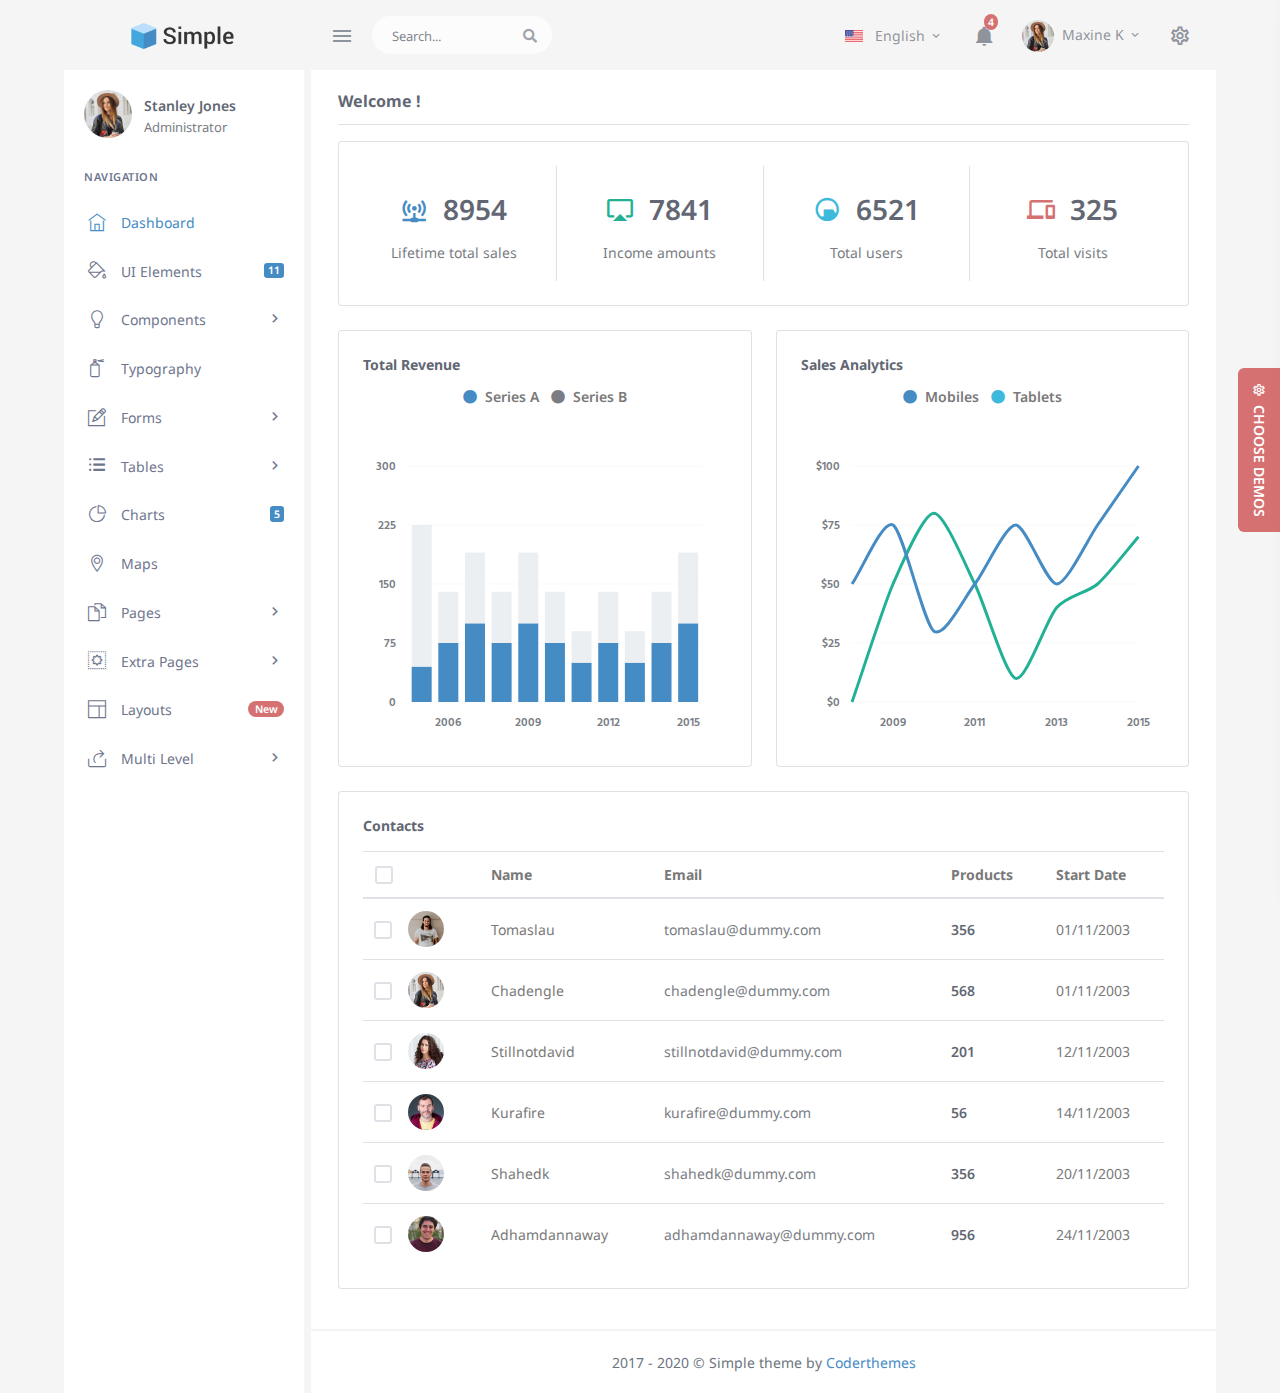
<file: storage/template/admin/index.html>
<!DOCTYPE html>
<html lang="en">

<head>
    <meta charset="utf-8" />
    <title>Dashboard | Simple - Responsive Bootstrap 4 Admin Dashboard</title>
    <meta name="viewport" content="width=device-width, initial-scale=1.0">
    <meta content="Responsive bootstrap 4 admin template" name="description" />
    <meta content="Coderthemes" name="author" />
    <meta http-equiv="X-UA-Compatible" content="IE=edge" />
    <!-- App favicon -->
    <link rel="shortcut icon" href="assets/images/favicon.ico">
    <!-- App css -->
    <link href="assets/css/bootstrap.min.css" rel="stylesheet" type="text/css" id="bootstrap-stylesheet" />
    <link href="assets/css/icons.min.css" rel="stylesheet" type="text/css" />
    <link href="assets/css/app.min.css" rel="stylesheet" type="text/css" id="app-stylesheet" />

</head>

<body>

    <!-- Begin page -->
    <div id="wrapper">


        <!-- Topbar Start -->
        <div class="navbar-custom">
            <ul class="list-unstyled topnav-menu float-right mb-0">

                <li class="dropdown d-none d-lg-block">
                    <a class="nav-link dropdown-toggle mr-0" data-toggle="dropdown" href="#" role="button"
                        aria-haspopup="false" aria-expanded="false">
                        <img src="assets/images/flags/us.jpg" alt="user-image" class="mr-2" height="12"> <span
                            class="align-middle">English <i class="mdi mdi-chevron-down"></i> </span>
                    </a>
                    <div class="dropdown-menu dropdown-menu-right">
                        <!-- item-->
                        <a href="javascript:void(0);" class="dropdown-item notify-item">
                            <img src="assets/images/flags/spain.jpg" alt="user-image" class="mr-2" height="12"> <span
                                class="align-middle">Spanish</span>
                        </a>

                        <!-- item-->
                        <a href="javascript:void(0);" class="dropdown-item notify-item">
                            <img src="assets/images/flags/italy.jpg" alt="user-image" class="mr-2" height="12"> <span
                                class="align-middle">Italian</span>
                        </a>

                        <!-- item-->
                        <a href="javascript:void(0);" class="dropdown-item notify-item">
                            <img src="assets/images/flags/french.jpg" alt="user-image" class="mr-2" height="12"> <span
                                class="align-middle">French</span>
                        </a>

                        <!-- item-->
                        <a href="javascript:void(0);" class="dropdown-item notify-item">
                            <img src="assets/images/flags/russia.jpg" alt="user-image" class="mr-2" height="12"> <span
                                class="align-middle">Russian</span>
                        </a>
                    </div>
                </li>

                <li class="dropdown notification-list">
                    <a class="nav-link dropdown-toggle" data-toggle="dropdown" href="#" role="button"
                        aria-haspopup="false" aria-expanded="false">
                        <i class="mdi mdi-bell noti-icon"></i>
                        <span class="badge badge-danger rounded-circle noti-icon-badge">4</span>
                    </a>
                    <div class="dropdown-menu dropdown-menu-right dropdown-lg">

                        <!-- item-->
                        <div class="dropdown-item noti-title">
                            <h5 class="font-16 m-0">
                                <span class="float-right">
                                    <a href="" class="text-dark">
                                        <small>Clear All</small>
                                    </a>
                                </span>Notification
                            </h5>
                        </div>

                        <div class="slimscroll noti-scroll">

                            <!-- item-->
                            <a href="javascript:void(0);" class="dropdown-item notify-item">
                                <div class="notify-icon bg-success"><i class="mdi mdi-comment-account-outline"></i>
                                </div>
                                <p class="notify-details">Caleb Flakelar commented on Admin<small class="text-muted">1
                                        min ago</small></p>
                            </a>

                            <!-- item-->
                            <a href="javascript:void(0);" class="dropdown-item notify-item">
                                <div class="notify-icon bg-info"><i class="mdi mdi-account-plus"></i></div>
                                <p class="notify-details">New user registered.<small class="text-muted">5 hours
                                        ago</small></p>
                            </a>

                            <!-- item-->
                            <a href="javascript:void(0);" class="dropdown-item notify-item">
                                <div class="notify-icon bg-danger"><i class="mdi mdi-heart"></i></div>
                                <p class="notify-details">Carlos Crouch liked <b>Admin</b><small class="text-muted">3
                                        days ago</small></p>
                            </a>

                            <!-- item-->
                            <a href="javascript:void(0);" class="dropdown-item notify-item">
                                <div class="notify-icon bg-warning"><i class="mdi mdi-comment-account-outline"></i>
                                </div>
                                <p class="notify-details">Caleb Flakelar commented on Admin<small class="text-muted">4
                                        days ago</small></p>
                            </a>

                            <!-- item-->
                            <a href="javascript:void(0);" class="dropdown-item notify-item">
                                <div class="notify-icon bg-primary">
                                    <i class="mdi mdi-heart"></i>
                                </div>
                                <p class="notify-details">Carlos Crouch liked <b>Admin</b>
                                    <small class="text-muted">13 days ago</small>
                                </p>
                            </a>
                        </div>

                        <!-- All-->
                        <a href="javascript:void(0);"
                            class="dropdown-item text-primary text-center notify-item notify-all ">
                            View all
                            <i class="fi-arrow-right"></i>
                        </a>

                    </div>
                </li>

                <li class="dropdown notification-list">
                    <a class="nav-link dropdown-toggle nav-user mr-0" data-toggle="dropdown" href="#" role="button"
                        aria-haspopup="false" aria-expanded="false">
                        <img src="assets/images/users/avatar-1.jpg" alt="user-image" class="rounded-circle">
                        <span class="pro-user-name ml-1">
                            Maxine K <i class="mdi mdi-chevron-down"></i>
                        </span>
                    </a>
                    <div class="dropdown-menu dropdown-menu-right profile-dropdown ">
                        <!-- item-->
                        <div class="dropdown-header noti-title">
                            <h6 class="text-overflow m-0">Welcome !</h6>
                        </div>

                        <!-- item-->
                        <a href="javascript:void(0);" class="dropdown-item notify-item">
                            <i class="mdi mdi-account-outline"></i>
                            <span>Profile</span>
                        </a>

                        <!-- item-->
                        <a href="javascript:void(0);" class="dropdown-item notify-item">
                            <i class="mdi mdi-settings-outline"></i>
                            <span>Settings</span>
                        </a>

                        <!-- item-->
                        <a href="javascript:void(0);" class="dropdown-item notify-item">
                            <i class="mdi mdi-lock-outline"></i>
                            <span>Lock Screen</span>
                        </a>

                        <div class="dropdown-divider"></div>

                        <!-- item-->
                        <a href="javascript:void(0);" class="dropdown-item notify-item">
                            <i class="mdi mdi-logout-variant"></i>
                            <span>Logout</span>
                        </a>

                    </div>
                </li>

                <li class="dropdown notification-list">
                    <a href="javascript:void(0);" class="nav-link right-bar-toggle">
                        <i class="mdi mdi-settings-outline noti-icon"></i>
                    </a>
                </li>


            </ul>

            <!-- LOGO -->
            <div class="logo-box">
                <a href="index.html" class="logo text-center logo-dark">
                    <span class="logo-lg">
                        <img src="assets/images/logo-dark.png" alt="" height="26">
                        <!-- <span class="logo-lg-text-dark">Simple</span> -->
                    </span>
                    <span class="logo-sm">
                        <!-- <span class="logo-lg-text-dark">S</span> -->
                        <img src="assets/images/logo-sm.png" alt="" height="22">
                    </span>
                </a>

                <a href="index.html" class="logo text-center logo-light">
                    <span class="logo-lg">
                        <img src="assets/images/logo-light.png" alt="" height="26">
                        <!-- <span class="logo-lg-text-light">Simple</span> -->
                    </span>
                    <span class="logo-sm">
                        <!-- <span class="logo-lg-text-light">S</span> -->
                        <img src="assets/images/logo-sm.png" alt="" height="22">
                    </span>
                </a>
            </div>

            <ul class="list-unstyled topnav-menu topnav-menu-left m-0">
                <li>
                    <button class="button-menu-mobile">
                        <i class="mdi mdi-menu"></i>
                    </button>
                </li>

                <li class="d-none d-sm-block">
                    <form class="app-search">
                        <div class="app-search-box">
                            <div class="input-group">
                                <input type="text" class="form-control" placeholder="Search...">
                                <div class="input-group-append">
                                    <button class="btn" type="submit">
                                        <i class="fas fa-search"></i>
                                    </button>
                                </div>
                            </div>
                        </div>
                    </form>
                </li>
            </ul>
        </div>
        <!-- end Topbar --> <!-- ========== Left Sidebar Start ========== -->
        <div class="left-side-menu">


            <div class="user-box">
                <div class="float-left">
                    <img src="assets/images/users/avatar-1.jpg" alt="" class="avatar-md rounded-circle">
                </div>
                <div class="user-info">
                    <a href="#">Stanley Jones</a>
                    <p class="text-muted m-0">Administrator</p>
                </div>
            </div>

            <!--- Sidemenu -->
            <div id="sidebar-menu">

                <ul class="metismenu" id="side-menu">

                    <li class="menu-title">Navigation</li>

                    <li>
                        <a href="index.html">
                            <i class="ti-home"></i>
                            <span> Dashboard </span>
                        </a>
                    </li>

                    <li>
                        <a href="ui-elements.html">
                            <i class="ti-paint-bucket"></i>
                            <span> UI Elements </span>
                            <span class="badge badge-primary float-right">11</span>
                        </a>
                    </li>

                    <li>
                        <a href="javascript: void(0);">
                            <i class="ti-light-bulb"></i>
                            <span> Components </span>
                            <span class="menu-arrow"></span>
                        </a>
                        <ul class="nav-second-level" aria-expanded="false">
                            <li><a href="components-range-slider.html">Range Slider</a></li>
                            <li><a href="components-alerts.html">Alerts</a></li>
                            <li><a href="components-icons.html">Icons</a></li>
                            <li><a href="components-widgets.html">Widgets</a></li>
                        </ul>
                    </li>

                    <li>
                        <a href="typography.html">
                            <i class="ti-spray"></i>
                            <span> Typography </span>
                        </a>
                    </li>

                    <li>
                        <a href="javascript: void(0);">
                            <i class="ti-pencil-alt"></i>
                            <span> Forms </span>
                            <span class="menu-arrow"></span>
                        </a>
                        <ul class="nav-second-level" aria-expanded="false">
                            <li><a href="forms-general.html">General Elements</a></li>
                            <li><a href="forms-advanced.html">Advanced Form</a></li>
                        </ul>
                    </li>

                    <li>
                        <a href="javascript: void(0);">
                            <i class="ti-menu-alt"></i>
                            <span> Tables </span>
                            <span class="menu-arrow"></span>
                        </a>
                        <ul class="nav-second-level" aria-expanded="false">
                            <li><a href="tables-basic.html">Basic Tables</a></li>
                            <li><a href="tables-advanced.html">Advanced Tables</a></li>
                        </ul>
                    </li>

                    <li>
                        <a href="charts.html">
                            <i class="ti-pie-chart"></i>
                            <span> Charts </span>
                            <span class="badge badge-primary float-right">5</span>
                        </a>
                    </li>

                    <li>
                        <a href="maps.html">
                            <i class="ti-location-pin"></i>
                            <span> Maps </span>
                        </a>
                    </li>

                    <li>
                        <a href="javascript: void(0);">
                            <i class="ti-files"></i>
                            <span> Pages </span>
                            <span class="menu-arrow"></span>
                        </a>
                        <ul class="nav-second-level" aria-expanded="false">
                            <li><a href="pages-login.html">Login</a></li>
                            <li><a href="pages-register.html">Register</a></li>
                            <li><a href="pages-forget-password.html">Forget Password</a></li>
                            <li><a href="pages-lock-screen.html">Lock-screen</a></li>
                            <li><a href="pages-blank.html">Blank page</a></li>
                            <li><a href="pages-404.html">Error 404</a></li>
                            <li><a href="pages-confirm-mail.html">Confirm Mail</a></li>
                            <li><a href="pages-session-expired.html">Session Expired</a></li>
                        </ul>
                    </li>

                    <li>
                        <a href="javascript: void(0);">
                            <i class="ti-widget"></i>
                            <span> Extra Pages </span>
                            <span class="menu-arrow"></span>
                        </a>
                        <ul class="nav-second-level" aria-expanded="false">

                            <li><a href="extras-timeline.html">Timeline</a></li>
                            <li><a href="extras-invoice.html">Invoice</a></li>
                            <li><a href="extras-profile.html">Profile</a></li>
                            <li><a href="extras-calendar.html">Calendar</a></li>
                            <li><a href="extras-faqs.html">FAQs</a></li>
                            <li><a href="extras-pricing.html">Pricing</a></li>
                            <li><a href="extras-contacts.html">Contacts</a></li>
                        </ul>
                    </li>

                    <li>
                        <a href="javascript: void(0);">
                            <i class="ti-layout"></i>
                            <span> Layouts </span>
                            <span class="badge badge-danger badge-pill float-right">New</span>
                        </a>
                        <ul class="nav-second-level" aria-expanded="false">
                            <li><a href="layouts-horizontal.html">Horizontal</a></li>
                            <li><a href="layouts-dark-sidebar.html">Dark Sidebar</a></li>
                            <li><a href="layouts-small-sidebar.html">Small Sidebar</a></li>
                            <li><a href="layouts-sidebar-collapsed.html">Sidebar Collapsed</a></li>
                        </ul>
                    </li>

                    <li>
                        <a href="javascript: void(0);">
                            <i class="ti-share"></i>
                            <span> Multi Level </span>
                            <span class="menu-arrow"></span>
                        </a>
                        <ul class="nav-second-level nav" aria-expanded="false">
                            <li>
                                <a href="javascript: void(0);">Level 1.1</a>
                            </li>
                            <li>
                                <a href="javascript: void(0);" aria-expanded="false">Level 1.2
                                    <span class="menu-arrow"></span>
                                </a>
                                <ul class="nav-third-level nav" aria-expanded="false">
                                    <li>
                                        <a href="javascript: void(0);">Level 2.1</a>
                                    </li>
                                    <li>
                                        <a href="javascript: void(0);">Level 2.2</a>
                                    </li>
                                </ul>
                            </li>
                        </ul>
                    </li>
                </ul>

            </div>
            <!-- End Sidebar -->

            <div class="clearfix"></div>


        </div>
        <!-- Left Sidebar End -->

        <!-- ============================================================== -->
        <!-- Start Page Content here -->
        <!-- ============================================================== -->

        <div class="content-page">
            <div class="content">

                <!-- Start container-fluid -->
                <div class="container-fluid">

                    <div class="row">
                        <div class="col-12">
                            <div>
                                <h4 class="header-title mb-3">Welcome !</h4>
                            </div>
                        </div>
                    </div>
                    <!-- end row -->

                    <div class="row">
                        <div class="col-12">
                            <div>
                                <div class="card-box widget-inline">
                                    <div class="row">
                                        <div class="col-xl-3 col-sm-6 widget-inline-box">
                                            <div class="text-center p-3">
                                                <h2 class="mt-2"><i
                                                        class="text-primary mdi mdi-access-point-network mr-2"></i>
                                                    <b>8954</b></h2>
                                                <p class="text-muted mb-0">Lifetime total sales</p>
                                            </div>
                                        </div>

                                        <div class="col-xl-3 col-sm-6 widget-inline-box">
                                            <div class="text-center p-3">
                                                <h2 class="mt-2"><i class="text-teal mdi mdi-airplay mr-2"></i>
                                                    <b>7841</b></h2>
                                                <p class="text-muted mb-0">Income amounts</p>
                                            </div>
                                        </div>

                                        <div class="col-xl-3 col-sm-6 widget-inline-box">
                                            <div class="text-center p-3">
                                                <h2 class="mt-2"><i class="text-info mdi mdi-black-mesa mr-2"></i>
                                                    <b>6521</b></h2>
                                                <p class="text-muted mb-0">Total users</p>
                                            </div>
                                        </div>

                                        <div class="col-xl-3 col-sm-6">
                                            <div class="text-center p-3">
                                                <h2 class="mt-2"><i class="text-danger mdi mdi-cellphone-link mr-2"></i>
                                                    <b>325</b></h2>
                                                <p class="text-muted mb-0">Total visits</p>
                                            </div>
                                        </div>

                                    </div>
                                </div>
                            </div>
                        </div>
                    </div>
                    <!--end row -->

                    <div class="row">
                        <div class="col-lg-6">
                            <div class="card-box">
                                <h5 class="mt-0 font-14">Total Revenue</h5>
                                <div class="text-center">
                                    <ul class="list-inline chart-detail-list">
                                        <li class="list-inline-item">
                                            <p class="font-weight-semibold"><i
                                                    class="fa fa-circle mr-2 text-primary"></i>Series A</p>
                                        </li>
                                        <li class="list-inline-item">
                                            <p class="font-weight-semibold"><i
                                                    class="fa fa-circle mr-2 text-muted"></i>Series B</p>
                                        </li>
                                    </ul>
                                </div>
                                <div id="dashboard-bar-stacked" class="morris-chart" dir="ltr" style="height: 300px;">
                                </div>
                            </div>
                        </div>
                        <!-- end col -->

                        <div class="col-lg-6">
                            <div class="card-box">
                                <h5 class="mt-0 font-14">Sales Analytics</h5>
                                <div class="text-center">
                                    <ul class="list-inline chart-detail-list">
                                        <li class="list-inline-item">
                                            <p class="font-weight-semibold"><i
                                                    class="fa fa-circle mr-2 text-primary"></i>Mobiles</p>
                                        </li>
                                        <li class="list-inline-item">
                                            <p class="font-weight-semibold"><i
                                                    class="fa fa-circle mr-2 text-info"></i>Tablets</p>
                                        </li>
                                    </ul>
                                </div>
                                <div id="dashboard-line-chart" class="morris-chart" dir="ltr" style="height: 300px;">
                                </div>
                            </div>
                        </div>
                        <!-- end col -->
                    </div>
                    <!-- end row -->

                    <div class="row">
                        <div class="col-sm-12">
                            <div class="card-box">
                                <h5 class="mt-0 font-14 mb-3">Contacts</h5>
                                <div class="table-responsive">
                                    <table class="table table-hover mails m-0 table table-actions-bar table-centered">
                                        <thead>
                                            <tr>
                                                <th style="min-width: 95px;">

                                                    <div class="checkbox checkbox-single checkbox-primary">
                                                        <input type="checkbox" class="custom-control-input"
                                                            id="action-checkbox">
                                                        <label class="custom-control-label"
                                                            for="action-checkbox">&nbsp;</label>
                                                    </div>
                                                </th>
                                                <th>Name</th>
                                                <th>Email</th>
                                                <th>Products</th>
                                                <th>Start Date</th>
                                            </tr>
                                        </thead>

                                        <tbody>
                                            <tr>
                                                <td>
                                                    <div class="checkbox checkbox-primary mr-2 float-left">
                                                        <input id="checkbox2" type="checkbox">
                                                        <label for="checkbox2"></label>
                                                    </div>

                                                    <img src="assets/images/users/avatar-2.jpg" alt="contact-img"
                                                        title="contact-img" class="rounded-circle avatar-sm" />
                                                </td>

                                                <td>
                                                    Tomaslau
                                                </td>

                                                <td>
                                                    <a href="#" class="text-muted">tomaslau@dummy.com</a>
                                                </td>

                                                <td>
                                                    <b><a href="" class="text-dark"><b>356</b></a>
                                                    </b>
                                                </td>

                                                <td>
                                                    01/11/2003
                                                </td>

                                            </tr>

                                            <tr>
                                                <td>
                                                    <div class="checkbox checkbox-primary mr-2 float-left">
                                                        <input id="checkbox1" type="checkbox">
                                                        <label for="checkbox1"></label>
                                                    </div>

                                                    <img src="assets/images/users/avatar-1.jpg" alt="contact-img"
                                                        title="contact-img" class="rounded-circle avatar-sm" />
                                                </td>

                                                <td>
                                                    Chadengle
                                                </td>

                                                <td>
                                                    <a href="#" class="text-muted">chadengle@dummy.com</a>
                                                </td>

                                                <td>
                                                    <b><a href="" class="text-dark"><b>568</b></a>
                                                    </b>
                                                </td>

                                                <td>
                                                    01/11/2003
                                                </td>

                                            </tr>

                                            <tr>
                                                <td>
                                                    <div class="checkbox checkbox-primary mr-2 float-left">
                                                        <input id="checkbox3" type="checkbox">
                                                        <label for="checkbox3"></label>
                                                    </div>

                                                    <img src="assets/images/users/avatar-3.jpg" alt="contact-img"
                                                        title="contact-img" class="rounded-circle avatar-sm" />
                                                </td>

                                                <td>
                                                    Stillnotdavid
                                                </td>

                                                <td>
                                                    <a href="#" class="text-muted">stillnotdavid@dummy.com</a>
                                                </td>
                                                <td>
                                                    <b><a href="" class="text-dark"><b>201</b></a>
                                                    </b>
                                                </td>

                                                <td>
                                                    12/11/2003
                                                </td>

                                            </tr>

                                            <tr>
                                                <td>
                                                    <div class="checkbox checkbox-primary mr-2 float-left">
                                                        <input id="checkbox4" type="checkbox">
                                                        <label for="checkbox4"></label>
                                                    </div>

                                                    <img src="assets/images/users/avatar-4.jpg" alt="contact-img"
                                                        title="contact-img" class="rounded-circle avatar-sm" />
                                                </td>

                                                <td>
                                                    Kurafire
                                                </td>

                                                <td>
                                                    <a href="#" class="text-muted">kurafire@dummy.com</a>
                                                </td>

                                                <td>
                                                    <b><a href="" class="text-dark"><b>56</b></a>
                                                    </b>
                                                </td>

                                                <td>
                                                    14/11/2003
                                                </td>

                                            </tr>

                                            <tr>
                                                <td>
                                                    <div class="checkbox checkbox-primary mr-2 float-left">
                                                        <input id="checkbox5" type="checkbox">
                                                        <label for="checkbox5"></label>
                                                    </div>

                                                    <img src="assets/images/users/avatar-5.jpg" alt="contact-img"
                                                        title="contact-img" class="rounded-circle avatar-sm" />
                                                </td>

                                                <td>
                                                    Shahedk
                                                </td>

                                                <td>
                                                    <a href="#" class="text-muted">shahedk@dummy.com</a>
                                                </td>

                                                <td>
                                                    <b><a href="" class="text-dark"><b>356</b></a>
                                                    </b>
                                                </td>

                                                <td>
                                                    20/11/2003
                                                </td>

                                            </tr>

                                            <tr>
                                                <td>
                                                    <div class="checkbox checkbox-primary mr-2 float-left">
                                                        <input id="checkbox6" type="checkbox">
                                                        <label for="checkbox6"></label>
                                                    </div>

                                                    <img src="assets/images/users/avatar-6.jpg" alt="contact-img"
                                                        title="contact-img" class="rounded-circle avatar-sm" />
                                                </td>

                                                <td>
                                                    Adhamdannaway
                                                </td>

                                                <td>
                                                    <a href="#" class="text-muted">adhamdannaway@dummy.com</a>
                                                </td>

                                                <td>
                                                    <b><a href="" class="text-dark"><b>956</b></a>
                                                    </b>
                                                </td>

                                                <td>
                                                    24/11/2003
                                                </td>

                                            </tr>

                                        </tbody>
                                    </table>
                                </div>
                            </div>
                        </div>
                    </div>
                    <!-- end row -->

                </div>
                <!-- end container-fluid -->



                <!-- Footer Start -->
                <footer class="footer">
                    <div class="container-fluid">
                        <div class="row">
                            <div class="col-md-12">
                                2017 - 2020 &copy; Simple theme by <a href="">Coderthemes</a>
                            </div>
                        </div>
                    </div>
                </footer>
                <!-- end Footer -->

            </div>
            <!-- end content -->

        </div>
        <!-- END content-page -->

    </div>
    <!-- END wrapper -->


    <!-- Right Sidebar -->
    <div class="right-bar">
        <div class="rightbar-title">
            <a href="javascript:void(0);" class="right-bar-toggle float-right">
                <i class="mdi mdi-close"></i>
            </a>
            <h5 class="font-16 m-0 text-white">Theme Customizer</h5>
        </div>
        <div class="slimscroll-menu">

            <div class="p-4">
                <div class="alert alert-warning" role="alert">
                    <strong>Customize </strong> the overall color scheme, layout, etc.
                </div>
                <div class="mb-2">
                    <img src="assets/images/layouts/light.png" class="img-fluid img-thumbnail" alt="">
                </div>
                <div class="custom-control custom-switch mb-3">
                    <input type="checkbox" class="custom-control-input theme-choice" id="light-mode-switch" checked />
                    <label class="custom-control-label" for="light-mode-switch">Light Mode</label>
                </div>

                <div class="mb-2">
                    <img src="assets/images/layouts/dark.png" class="img-fluid img-thumbnail" alt="">
                </div>
                <div class="custom-control custom-switch mb-3">
                    <input type="checkbox" class="custom-control-input theme-choice" id="dark-mode-switch"
                        data-bsStyle="assets/css/bootstrap-dark.min.css" data-appStyle="assets/css/app-dark.min.css" />
                    <label class="custom-control-label" for="dark-mode-switch">Dark Mode</label>
                </div>

                <div class="mb-2">
                    <img src="assets/images/layouts/rtl.png" class="img-fluid img-thumbnail" alt="">
                </div>
                <div class="custom-control custom-switch mb-5">
                    <input type="checkbox" class="custom-control-input theme-choice" id="rtl-mode-switch"
                        data-appStyle="assets/css/app-rtl.min.css" />
                    <label class="custom-control-label" for="rtl-mode-switch">RTL Mode</label>
                </div>

                <a href="https://1.envato.market/EK71X" class="btn btn-danger btn-block mt-3" target="_blank"><i
                        class="mdi mdi-download mr-1"></i> Download Now</a>
            </div>
        </div> <!-- end slimscroll-menu-->
    </div>
    <!-- /Right-bar -->

    <!-- Right bar overlay-->
    <div class="rightbar-overlay"></div>

    <a href="javascript:void(0);" class="right-bar-toggle demos-show-btn">
        <i class="mdi mdi-settings-outline mdi-spin"></i> &nbsp;Choose Demos
    </a>

    <!-- Vendor js -->
    <script src="assets/js/vendor.min.js"></script>

    <script src="assets/libs/morris-js/morris.min.js"></script>
    <script src="assets/libs/raphael/raphael.min.js"></script>

    <script src="assets/js/pages/dashboard.init.js"></script>

    <!-- App js -->
    <script src="assets/js/app.min.js"></script>

</body>

</html>
</file>
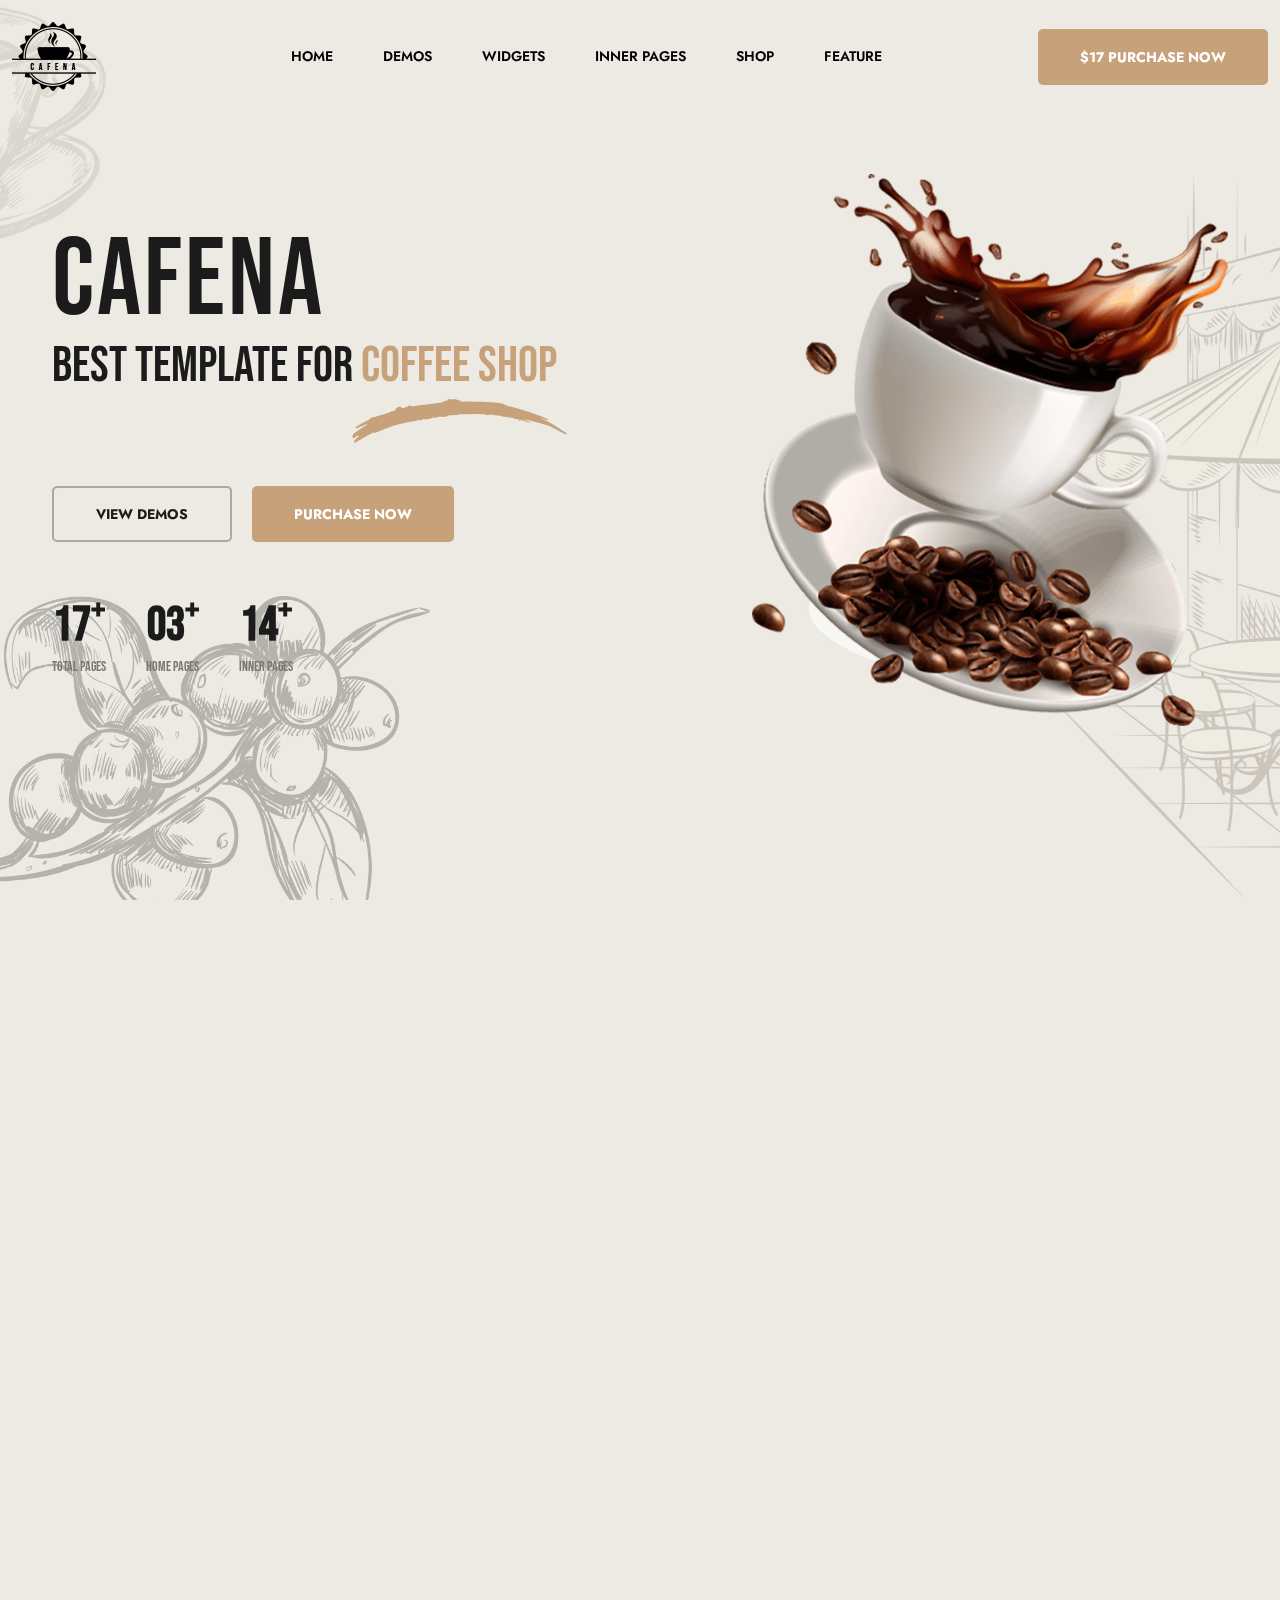
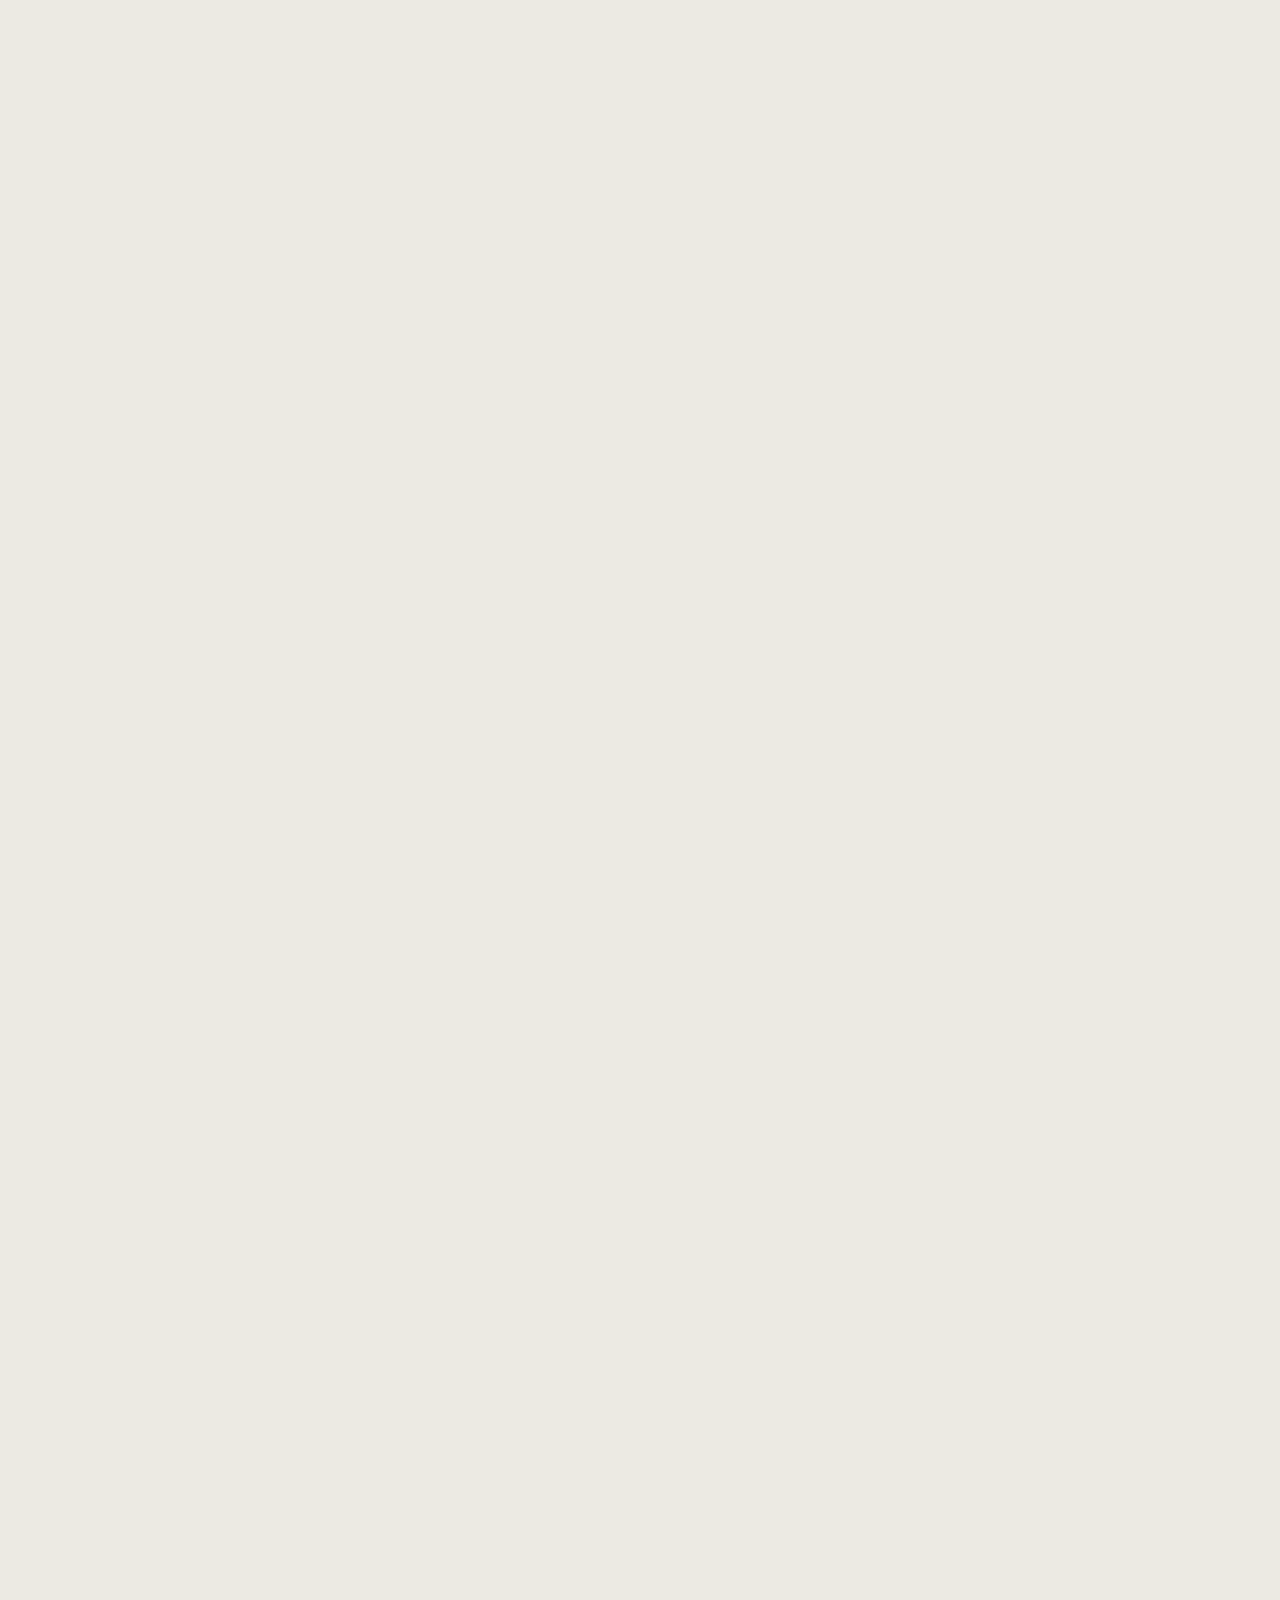
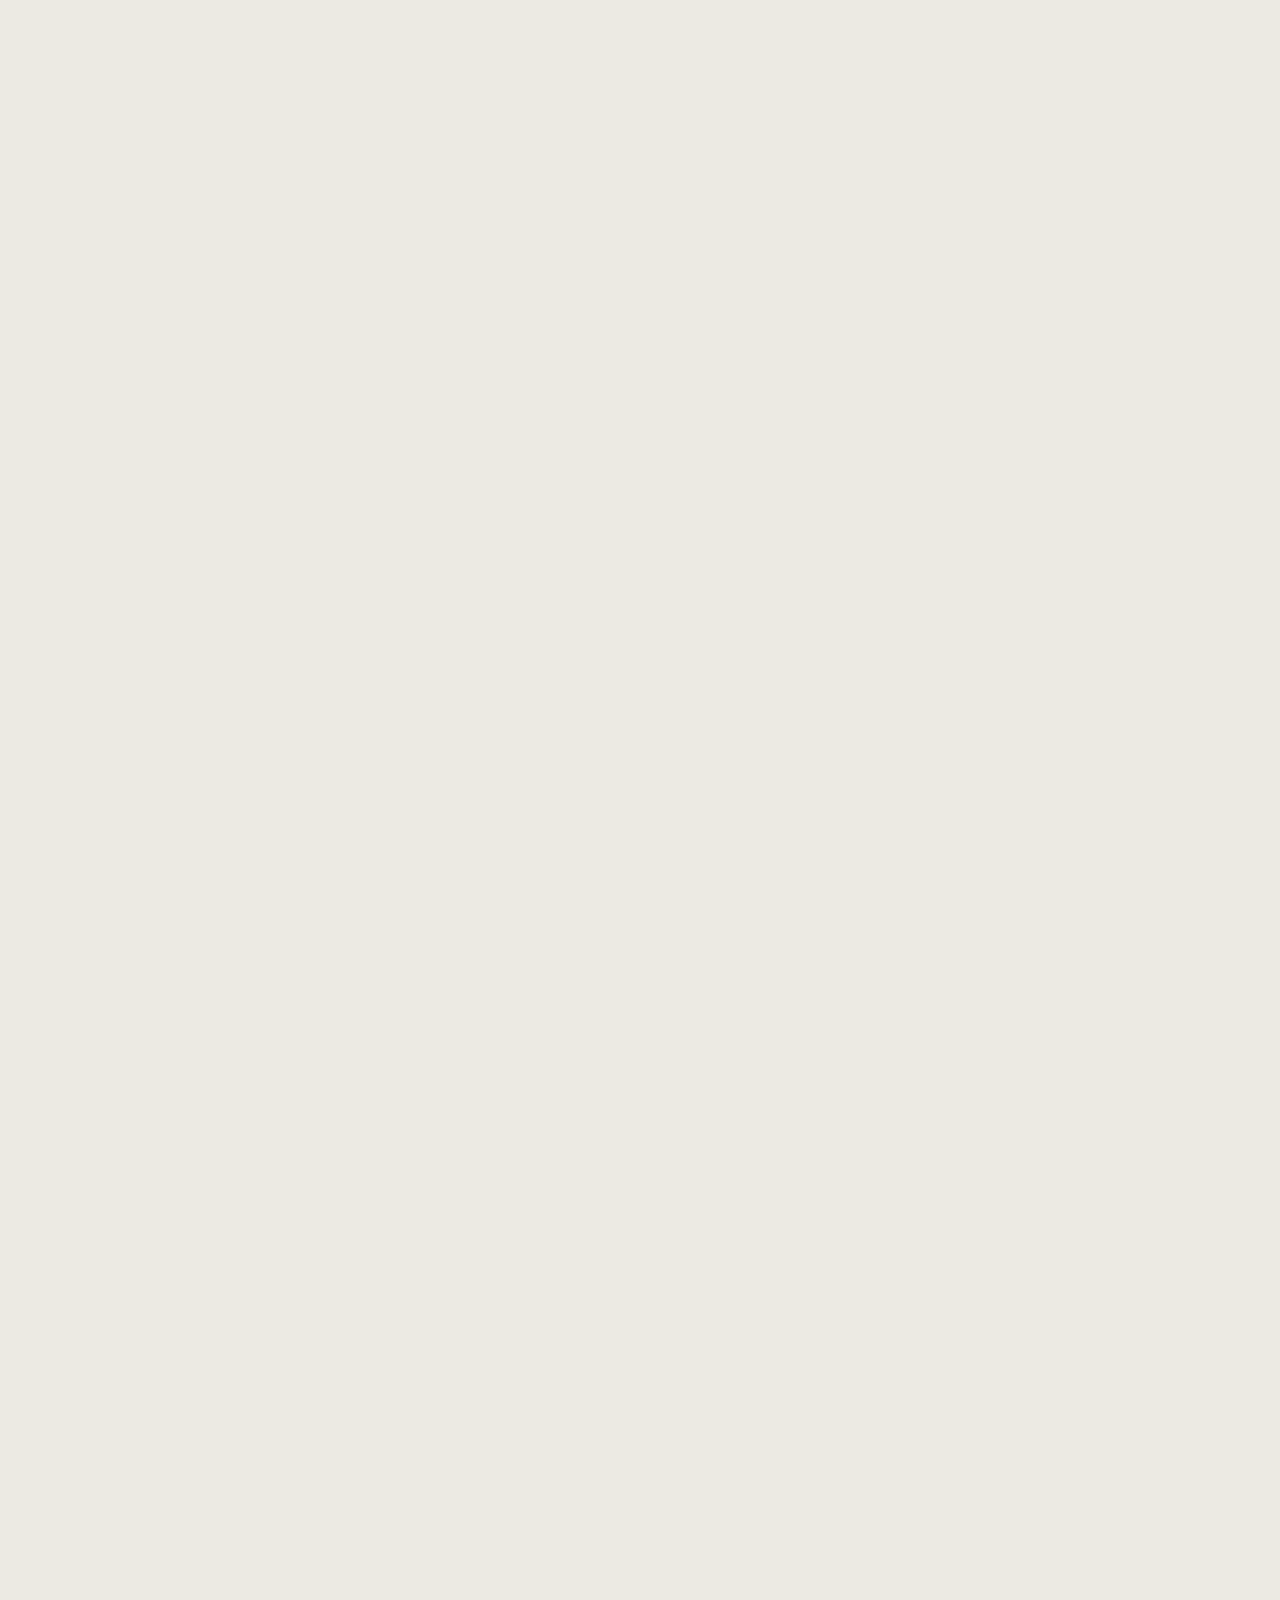
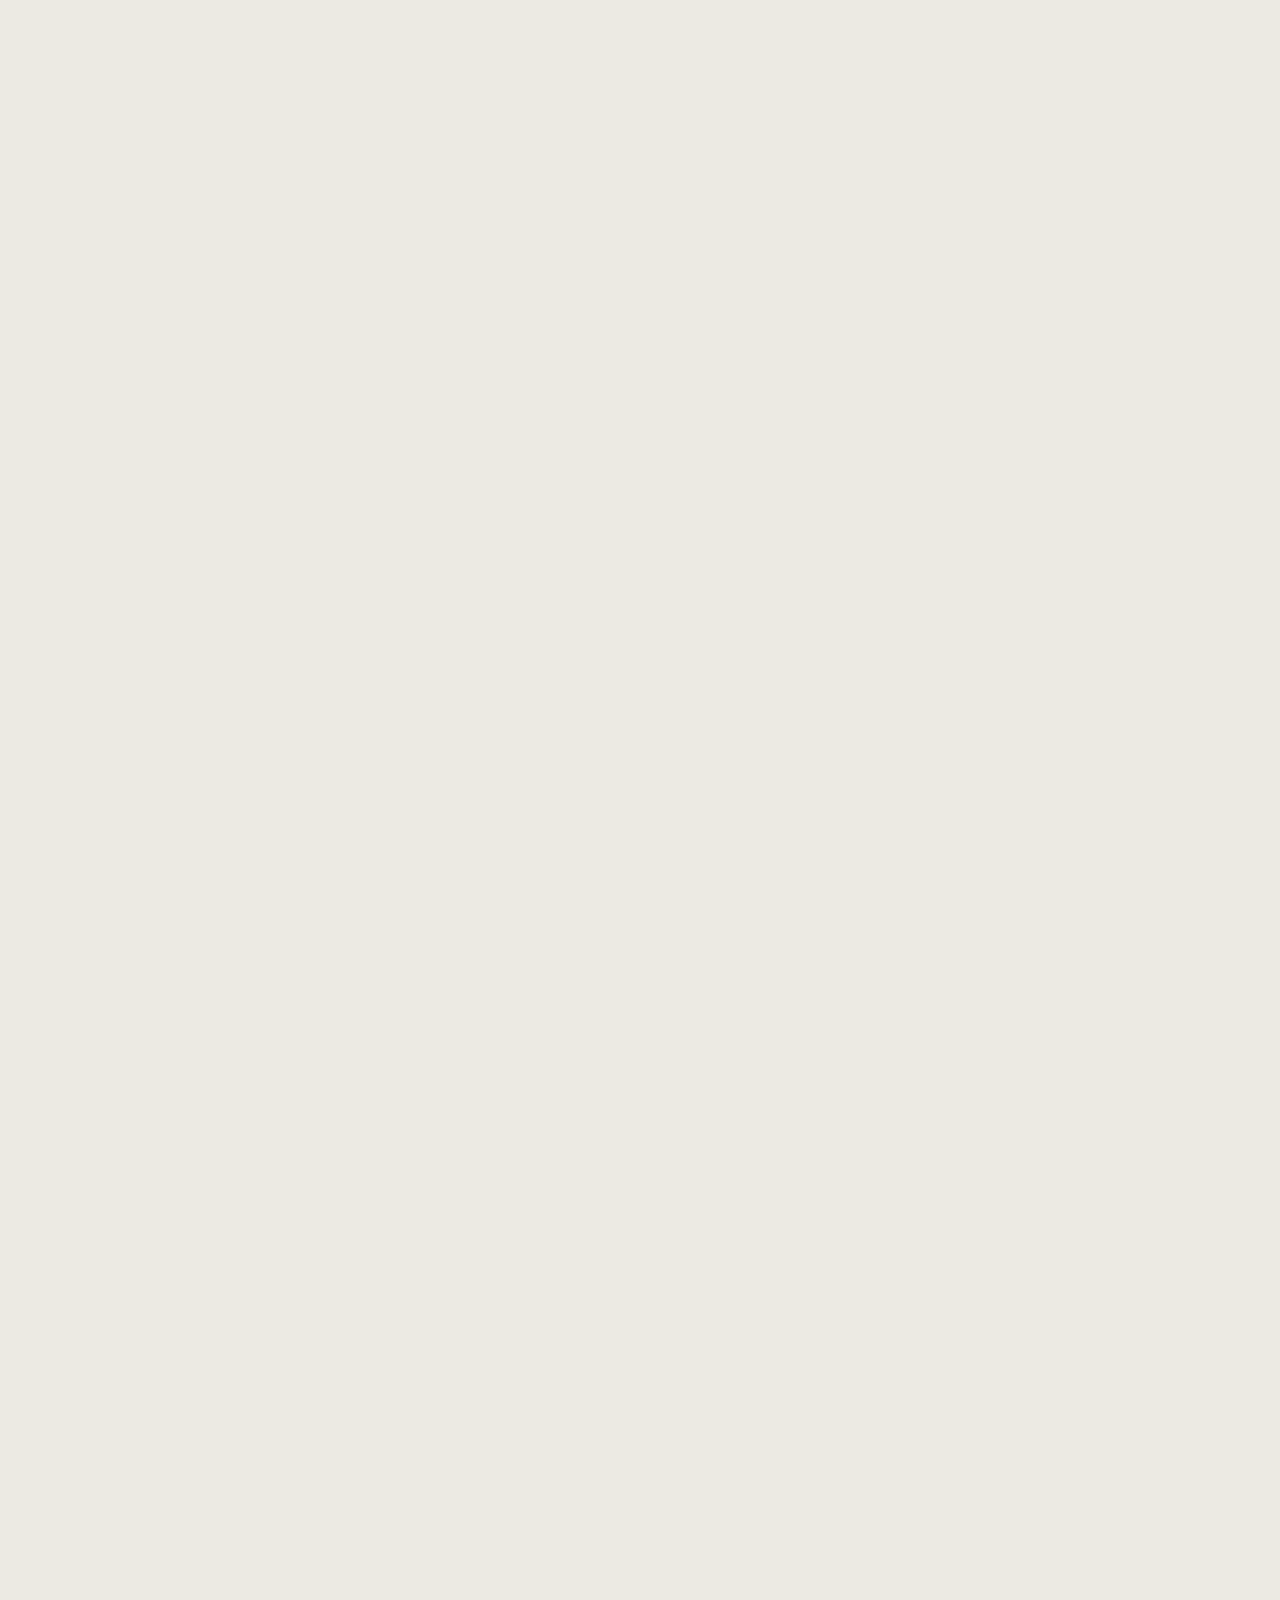
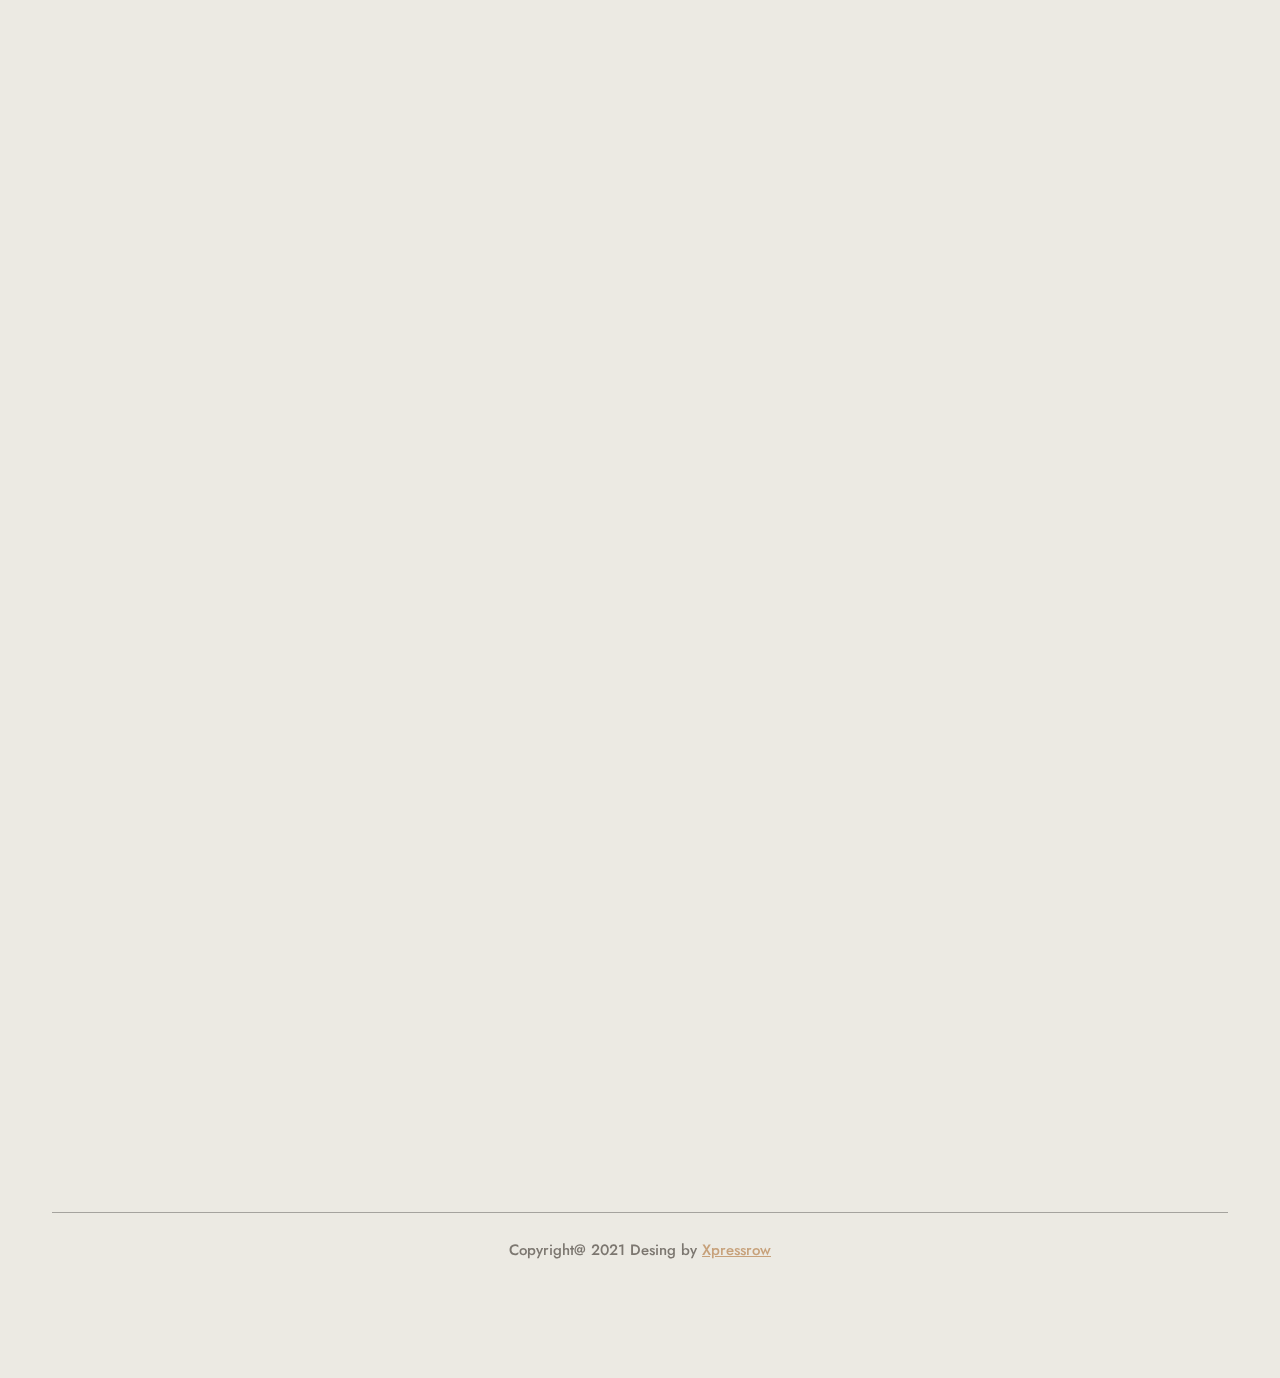
<file: storage/template/cafena/index.html>
<!doctype html>
<html lang="en">

  <head>

  	<meta charset="utf-8">
  	<meta name="viewport" content="width=device-width, initial-scale=1, shrink-to-fit=no">
  	<meta http-equiv="x-ua-compatible" content="ie=edge">

	<title>Cafena - Coffee Shop HTML5 Template</title>
  	<link rel="shortcut icon" href="assets/images/logo/favourite_icon.png">

  	<!-- fraimwork - css include -->
  	<link rel="stylesheet" type="text/css" href="assets/css/bootstrap.min.css">

  	<!-- icon font - css include -->
  	<link rel="stylesheet" type="text/css" href="assets/css/fontawesome.css">

  	<!-- animation - css include -->
  	<link rel="stylesheet" type="text/css" href="assets/css/animate.css">

  	<!-- custom - css include -->
  	<link rel="stylesheet" type="text/css" href="demo_assets/css/style.css">

  </head>


  <body>

	<!-- preloader  -->
    <div id="preloader">
        <div id="ctn-preloader" class="ctn-preloader">
            <div class="animation-preloader">
                <div class="spinner"></div>
                <div class="txt-loading">
                    <span data-text-preloader="C" class="letters-loading">
                        C
                    </span>
                    <span data-text-preloader="A" class="letters-loading">
                        A
                    </span>
                    <span data-text-preloader="F" class="letters-loading">
                        F
                    </span>
                    <span data-text-preloader="E" class="letters-loading">
                        E
                    </span>
                    <span data-text-preloader="N" class="letters-loading">
                        N
                    </span>
                    <span data-text-preloader="A" class="letters-loading">
                        A
                    </span>
                </div>
            </div>
            <div class="loader">
                <div class="row">
                    <div class="col-3 loader-section section-left">
                        <div class="bg"></div>
                    </div>
                    <div class="col-3 loader-section section-left">
                        <div class="bg"></div>
                    </div>
                    <div class="col-3 loader-section section-right">
                        <div class="bg"></div>
                    </div>
                    <div class="col-3 loader-section section-right">
                        <div class="bg"></div>
                    </div>
                </div>
            </div>
        </div>
    </div>
    <!-- preloader end -->

    <!-- body_wrap - start -->
    <div class="body_wrap" style="background-image: url(demo_assets/images/bg_01.png);">

      <!-- backtotop - start -->
      <div class="backtotop">
        <a href="index.html#" class="scroll">
          <i class="far fa-arrow-up"></i>
          <i class="far fa-arrow-up"></i>
        </a>
      </div>
      <!-- backtotop - end -->

      <!-- preloader - start -->
      <!-- <div id="preloader"></div> -->
      <!-- preloader - end -->

      <!-- body decoration images - start -->
      <div class="leaf_image">
        <img src="demo_assets/images/shape_01.png" alt="image_not_found">
      </div>
      <!-- body decoration images - end -->

      <!-- header_section - start
      ================================================== -->
      <header class="header_section">
      	<div class="container maxw_1560">
      		<div class="row align-items-center">

              <div class="col-lg-2 col-6">
                <div class="brand_logo">
                  <a class="brand_link" href="index.html">
                    <img src="cafena/assets/images/logo/logo-black.png" alt="logo_not_found">
                  </a>
                </div>
              </div>

              <div class="col-lg-7 col-6">
                <nav class="main_menu navbar navbar-expand-lg">
                	<button class="navbar-toggler" type="button" data-bs-toggle="collapse" data-bs-target="#main_menu_dropdown" aria-controls="main_menu_dropdown" aria-expanded="false" aria-label="Toggle navigation">
                		<span class="navbar-toggler-icon"><i class="far fa-bars"></i></span>
                	</button>
                  <div class="main_menu_inner collapse navbar-collapse" id="main_menu_dropdown">
                    <ul class="main_menu_list ul_li_center">
                      <li><a class="nav-link scrollspy-btn" href="index.html#banner_section">Home</a></li>
                      <li><a class="nav-link scrollspy-btn" href="index.html#home_section">Demos</a></li>
                      <li><a class="nav-link scrollspy-btn" href="index.html#widget_section">Widgets</a></li>
                      <li><a class="nav-link scrollspy-btn" href="index.html#innerpages_section">Inner Pages</a></li>
                      <li><a class="nav-link scrollspy-btn" href="index.html#shop_section">Shop</a></li>
                      <li><a class="nav-link scrollspy-btn" href="index.html#feature_section">Feature</a></li>
                    </ul>
                  </div>
                </nav>
              </div>

              <div class="col-lg-3">
              	<div class="purches_btn">
              		<a class="btn btn_primary text-uppercase float-end" href="index.html#!">$17 Purchase Now</a>
              	</div>
              </div>

            </div>
      	</div>
      </header>
      <!-- header_section - end
      ================================================== -->

      <!-- main body - start
      ================================================== -->
      <main>

        <!-- banner_section - start
        ================================================== -->
        <section id="banner_section" class="banner_section">
          <div class="container">
            <div class="row align-items-center flex-row-reverse justify-content-lg-between">
              <div class="col-lg-5 col-md-6">
                <div class="banner_image text-center wow fadeInUp2" data-wow-delay=".1s">
                  <img src="demo_assets/images/banner/img_01.png" alt="image_not_found">
                </div>
              </div>
              <div class="col-lg-7 col-md-6">
                <div class="banner_content">
                  <h1 class="text-uppercase wow fadeInUp2" data-wow-delay=".1s"><strong>Cafena</strong> Best Template for <span>Coffee Shop</span></h1>
                  <ul class="banner_btns ul_li wow fadeInUp2" data-wow-delay=".2s">
                    <li><a class="btn btn_border border_secondary text-uppercase scrollspy-btn" href="index.html#home_section">View Demos</a></li>
                    <li><a class="btn btn_primary text-uppercase" href="index.html#!">Purchase Now</a></li>
                  </ul>
                  <ul class="demo_counter ul_li text-uppercase text-center wow fadeInUp2" data-wow-delay=".3s">
                    <li>
                      <span>17<sup>+</sup></span>
                      <small>Total Pages</small>
                    </li>
                    <li>
                      <span>03<sup>+</sup></span>
                      <small>Home Pages</small>
                    </li>
                    <li>
                      <span>14<sup>+</sup></span>
                      <small>Inner Pages</small>
                    </li>
                  </ul>
                </div>
              </div>
            </div>
          </div>
        </section>
        <!-- banner_section - end
        ================================================== -->

        <!-- home_section - start
        ================================================== -->
        <section id="home_section" class="home_section sec_ptb_120 pb-0">
          <div class="container">

            <div class="section_title text-center text-uppercase wow fadeInUp2" data-wow-delay=".1s">
              <h2 class="small_title">Awesome Demos</h2>
              <h3 class="big_title">Visit Our Home Demos</h3>
            </div>

            <div class="row justify-content-center">
            	<div class="col-lg-4 col-md-4 col-sm-6">
            		<div class="demo_item wow fadeInUp2" data-wow-delay=".2s">
            			<a class="item_image" href="cafena/index.html" target="_blank">
            				<img src="demo_assets/images/all/home-1.jpg" alt="image_not_found">
            			</a>
            			<div class="item_content">
            				<h4 class="item_title">Home 01</h4>
            			</div>
            		</div>
            	</div>

            	<div class="col-lg-4 col-md-4 col-sm-6">
            		<div class="demo_item wow fadeInUp2" data-wow-delay=".3s">
            			<a class="item_image" href="cafena/home-2.html" target="_blank">
            				<img src="demo_assets/images/all/home-2.jpg" alt="image_not_found">
            			</a>
            			<div class="item_content">
            				<h4 class="item_title">Home 02</h4>
            			</div>
            		</div>
            	</div>

            	<div class="col-lg-4 col-md-4 col-sm-6">
            		<div class="demo_item wow fadeInUp2" data-wow-delay=".4s">
            			<a class="item_image" href="cafena/home-3.html" target="_blank">
            				<img src="demo_assets/images/all/home-3.jpg" alt="image_not_found">
            			</a>
            			<div class="item_content">
            				<h4 class="item_title">Home 03</h4>
            			</div>
            		</div>
            	</div>
            </div>

          </div>
        </section>
        <!-- home_section - end
        ================================================== -->

        <!-- widget_section - start
        ================================================== -->
        <section id="widget_section" class="widget_section sec_ptb_120 pb-0">
        	<div class="container">
        		<div class="row justify-content-center">
        			<div class="col-lg-8 col-md-8 col-sm-10">
        				<div class="header_widgets">
        					<div class="section_title text-center text-uppercase">
        						<h3 class="big_title wow fadeInUp2" data-wow-delay=".1s">Header Style</h3>
        					</div>
        					<div class="widget_images">
        						<a href="cafena/index.html" target="_blank" class="wow fadeInUp2" data-wow-delay=".1s">
        							<img src="demo_assets/images/all/home-1-header.jpg" alt="image_not_found">
        						</a>
        						<a href="cafena/home-2.html" target="_blank" class="wow fadeInUp2" data-wow-delay=".2s">
        							<img src="demo_assets/images/all/home-2-header.jpg" alt="image_not_found">
        						</a>
        						<a href="cafena/home-3.html" target="_blank" class="wow fadeInUp2" data-wow-delay=".3s">
        							<img src="demo_assets/images/all/home-3-header.jpg" alt="image_not_found">
        						</a>
        					</div>
        				</div>

        				<div class="footer_widgets sec_ptb_80">
        					<div class="section_title text-center text-uppercase">
        						<h3 class="big_title wow fadeInUp2" data-wow-delay=".1s">Footer Style</h3>
        					</div>
        					<div class="widget_images">
        						<a href="index.html" target="_blank" class="wow fadeInUp2" data-wow-delay=".1s">
        							<img src="demo_assets/images/all/footer-1.jpg" alt="image_not_found">
        						</a>
        					</div>
        				</div>

        				<div class="breadcrumb_widgets">
        					<div class="section_title text-center text-uppercase">
        						<h3 class="big_title wow fadeInUp2" data-wow-delay=".1s">Breadcrumb Style</h3>
        					</div>
        					<div class="widget_images">
        						<a href="about.html" target="_blank" class="wow fadeInUp2" data-wow-delay=".2s">
        							<img src="demo_assets/images/all/breadcrumb.jpg" alt="image_not_found">
        						</a>
        					</div>
        				</div>
        			</div>
        		</div>
        	</div>
        </section>
        <!-- widget_section - end
        ================================================== -->

        <!-- innerpages_section - start
        ================================================== -->
        <section id="innerpages_section" class="innerpages_section sec_ptb_120 pb-0">
          <div class="container">

            <div class="section_title text-center text-uppercase wow fadeInUp2" data-wow-delay=".1s">
              <h2 class="small_title">Awesome Demos</h2>
              <h3 class="big_title">Visit Our Inner Demos</h3>
            </div>

            <div class="row justify-content-center">
            	<div class="col-lg-4 col-md-4 col-sm-6">
            		<div class="demo_item wow fadeInUp" data-wow-delay=".1s">
            			<a class="item_image" href="cafena/about.html" target="_blank">
            				<img src="demo_assets/images/all/about.jpg" alt="image_not_found">
            			</a>
            			<div class="item_content">
            				<h4 class="item_title">About Us</h4>
            			</div>
            		</div>
            	</div>

            	<div class="col-lg-4 col-md-4 col-sm-6">
            		<div class="demo_item wow fadeInUp" data-wow-delay=".2s">
            			<a class="item_image" href="cafena/menu.html" target="_blank">
            				<img src="demo_assets/images/all/menu.jpg" alt="image_not_found">
            			</a>
            			<div class="item_content">
            				<h4 class="item_title">Menu</h4>
            			</div>
            		</div>
            	</div>

            	<div class="col-lg-4 col-md-4 col-sm-6">
            		<div class="demo_item wow fadeInUp" data-wow-delay=".3s">
            			<a class="item_image" href="cafena/reservation.html" target="_blank">
            				<img src="demo_assets/images/all/reservation.jpg" alt="image_not_found">
            			</a>
            			<div class="item_content">
            				<h4 class="item_title">Reservation</h4>
            			</div>
            		</div>
            	</div>

            	<div class="col-lg-4 col-md-4 col-sm-6">
            		<div class="demo_item wow fadeInUp" data-wow-delay=".4s">
            			<a class="item_image" href="cafena/chefs.html" target="_blank">
            				<img src="demo_assets/images/all/chefs.jpg" alt="image_not_found">
            			</a>
            			<div class="item_content">
            				<h4 class="item_title">Chefs</h4>
            			</div>
            		</div>
            	</div>

            	<div class="col-lg-4 col-md-4 col-sm-6">
            		<div class="demo_item wow fadeInUp" data-wow-delay=".1s">
            			<a class="item_image" href="cafena/faq.html" target="_blank">
            				<img src="demo_assets/images/all/faq.jpg" alt="image_not_found">
            			</a>
            			<div class="item_content">
            				<h4 class="item_title">Faq</h4>
            			</div>
            		</div>
            	</div>

            	<div class="col-lg-4 col-md-4 col-sm-6">
            		<div class="demo_item wow fadeInUp" data-wow-delay=".2s">
            			<a class="item_image" href="cafena/shop.html" target="_blank">
            				<img src="demo_assets/images/all/shop.jpg" alt="image_not_found">
            			</a>
            			<div class="item_content">
            				<h4 class="item_title">Shop</h4>
            			</div>
            		</div>
            	</div>

            	<div class="col-lg-4 col-md-4 col-sm-6">
            		<div class="demo_item wow fadeInUp" data-wow-delay=".3s">
            			<a class="item_image" href="cafena/product-details.html" target="_blank">
            				<img src="demo_assets/images/all/shop-details.jpg" alt="image_not_found">
            			</a>
            			<div class="item_content">
            				<h4 class="item_title">Shop Details</h4>
            			</div>
            		</div>
            	</div>

            	<div class="col-lg-4 col-md-4 col-sm-6">
            		<div class="demo_item wow fadeInUp" data-wow-delay=".4s">
            			<a class="item_image" href="cafena/cart.html" target="_blank">
            				<img src="demo_assets/images/all/cart.jpg" alt="image_not_found">
            			</a>
            			<div class="item_content">
            				<h4 class="item_title">Shop Cart</h4>
            			</div>
            		</div>
            	</div>

            	<div class="col-lg-4 col-md-4 col-sm-6">
            		<div class="demo_item wow fadeInUp" data-wow-delay=".1s">
            			<a class="item_image" href="cafena/checkout.html" target="_blank">
            				<img src="demo_assets/images/all/checkout.jpg" alt="image_not_found">
            			</a>
            			<div class="item_content">
            				<h4 class="item_title">Shop Checkout</h4>
            			</div>
            		</div>
            	</div>

            	<div class="col-lg-4 col-md-4 col-sm-6">
            		<div class="demo_item wow fadeInUp" data-wow-delay=".2s">
            			<a class="item_image" href="cafena/blog.html" target="_blank">
            				<img src="demo_assets/images/all/blog.jpg" alt="image_not_found">
            			</a>
            			<div class="item_content">
            				<h4 class="item_title">Blog</h4>
            			</div>
            		</div>
            	</div>

            	<div class="col-lg-4 col-md-4 col-sm-6">
            		<div class="demo_item wow fadeInUp" data-wow-delay=".3s">
            			<a class="item_image" href="cafena/blog-details.html" target="_blank">
            				<img src="demo_assets/images/all/blog-details.jpg" alt="image_not_found">
            			</a>
            			<div class="item_content">
            				<h4 class="item_title">Blog Details</h4>
            			</div>
            		</div>
            	</div>

            	<div class="col-lg-4 col-md-4 col-sm-6">
            		<div class="demo_item wow fadeInUp" data-wow-delay=".4s">
            			<a class="item_image" href="cafena/story.html" target="_blank">
            				<img src="demo_assets/images/all/story.jpg" alt="image_not_found">
            			</a>
            			<div class="item_content">
            				<h4 class="item_title">Story</h4>
            			</div>
            		</div>
            	</div>

            	<div class="col-lg-4 col-md-4 col-sm-6">
            		<div class="demo_item wow fadeInUp" data-wow-delay=".1s">
            			<a class="item_image" href="cafena/gallery.html" target="_blank">
            				<img src="demo_assets/images/all/gallery.jpg" alt="image_not_found">
            			</a>
            			<div class="item_content">
            				<h4 class="item_title">Gallery</h4>
            			</div>
            		</div>
            	</div>

            	<div class="col-lg-4 col-md-4 col-sm-6">
            		<div class="demo_item wow fadeInUp" data-wow-delay=".2s">
            			<a class="item_image" href="cafena/contact.html" target="_blank">
            				<img src="demo_assets/images/all/contact.jpg" alt="image_not_found">
            			</a>
            			<div class="item_content">
            				<h4 class="item_title">Contact</h4>
            			</div>
            		</div>
            	</div>
            </div>

          </div>
        </section>
        <!-- innerpages_section - end
        ================================================== -->

        <!-- shop_section - start
        ================================================== -->
        <section id="shop_section" class="shop_section sec_ptb_120 pb-0">
          <div class="container">

          	<div class="section_title text-center text-uppercase wow fadeInUp2" data-wow-delay=".1s">
              <h2 class="small_title">Shop Layout</h2>
              <h3 class="big_title">Awesome Shop Layouts</h3>
            </div>

            <div class="shop_images">
            	<div class="details_image wow fadeInUp2" data-wow-delay=".1s">
            		<img src="demo_assets/images/shop/shop_details_card.jpg" alt="image_not_found">
            	</div>
            	<div class="cart_sidebar wow fadeInUp2" data-wow-delay=".2s">
            		<img src="demo_assets/images/shop/cart_sidebar.png" alt="image_not_found">
            	</div>
            	<div class="shop_card wow fadeInUp2" data-wow-delay=".3s">
            		<img src="demo_assets/images/shop/shop_card.jpg" alt="image_not_found">
            	</div>
            </div>

          </div>
        </section>
        <!-- shop_section - end
        ================================================== -->

        <!-- feature_section - start
        ================================================== -->
        <section id="feature_section" class="feature_section sec_ptb_120 pb-0">
          <div class="container">

          	<div class="section_title text-center text-uppercase wow fadeInUp2" data-wow-delay=".1s">
              <h2 class="small_title">Features</h2>
              <h3 class="big_title">Core Features</h3>
            </div>

          	<div class="row justify-content-center">
          		<div class="col-lg-3 col-md-4 col-sm-6 wow fadeInUp2" data-wow-delay=".1s">
          			<div class="features_item">
          				<div class="item_icon">
          					<img src="demo_assets/images/features/icon_01.png" alt="icon_not_found">
          				</div>
          				<h3 class="item_title mb-0">Clean & Frish Design</h3>
          			</div>
          		</div>

          		<div class="col-lg-3 col-md-4 col-sm-6 wow fadeInUp2" data-wow-delay=".2s">
          			<div class="features_item">
          				<div class="item_icon">
          					<img src="demo_assets/images/features/icon_02.png" alt="icon_not_found">
          				</div>
          				<h3 class="item_title mb-0">Bootstrap</h3>
          			</div>
          		</div>

          		<div class="col-lg-3 col-md-4 col-sm-6 wow fadeInUp2" data-wow-delay=".3s">
          			<div class="features_item">
          				<div class="item_icon">
          					<img src="demo_assets/images/features/icon_11.png" alt="icon_not_found">
          				</div>
          				<h3 class="item_title mb-0">Fast loading</h3>
          			</div>
          		</div>

          		<div class="col-lg-3 col-md-4 col-sm-6 wow fadeInUp2" data-wow-delay=".4s">
          			<div class="features_item">
          				<div class="item_icon">
          					<img src="demo_assets/images/features/icon_09.png" alt="icon_not_found">
          				</div>
          				<h3 class="item_title mb-0">Transition Effects</h3>
          			</div>
          		</div>

          		<div class="col-lg-3 col-md-4 col-sm-6 wow fadeInUp2" data-wow-delay=".1s">
          			<div class="features_item">
          				<div class="item_icon">
          					<img src="demo_assets/images/features/icon_04.png" alt="icon_not_found">
          				</div>
          				<h3 class="item_title mb-0">Clean Code</h3>
          			</div>
          		</div>

          		<div class="col-lg-3 col-md-4 col-sm-6 wow fadeInUp2" data-wow-delay=".2s">
          			<div class="features_item">
          				<div class="item_icon">
          					<img src="demo_assets/images/features/icon_12.png" alt="icon_not_found">
          				</div>
          				<h3 class="item_title mb-0">Well documentation</h3>
          			</div>
          		</div>

          		<div class="col-lg-3 col-md-4 col-sm-6 wow fadeInUp2" data-wow-delay=".3s">
          			<div class="features_item">
          				<div class="item_icon">
          					<img src="demo_assets/images/features/icon_10.png" alt="icon_not_found">
          				</div>
          				<h3 class="item_title mb-0">Responsive Layout</h3>
          			</div>
          		</div>

          		<div class="col-lg-3 col-md-4 col-sm-6 wow fadeInUp2" data-wow-delay=".4s">
          			<div class="features_item">
          				<div class="item_icon">
          					<img src="demo_assets/images/features/icon_03.png" alt="icon_not_found">
          				</div>
          				<h3 class="item_title mb-0">Cross Browser Support</h3>
          			</div>
          		</div>

          		<div class="col-lg-3 col-md-4 col-sm-6 wow fadeInUp2" data-wow-delay=".1s">
          			<div class="features_item">
          				<div class="item_icon">
          					<img src="demo_assets/images/features/icon_05.png" alt="icon_not_found">
          				</div>
          				<h3 class="item_title mb-0">Solid UX</h3>
          			</div>
          		</div>

          		<div class="col-lg-3 col-md-4 col-sm-6 wow fadeInUp2" data-wow-delay=".2s">
          			<div class="features_item">
          				<div class="item_icon">
          					<img src="demo_assets/images/features/icon_07.png" alt="icon_not_found">
          				</div>
          				<h3 class="item_title mb-0">Blazing Fast</h3>
          			</div>
          		</div>

          		<div class="col-lg-3 col-md-4 col-sm-6 wow fadeInUp2" data-wow-delay=".3s">
          			<div class="features_item">
          				<div class="item_icon">
          					<img src="demo_assets/images/features/icon_08.png" alt="icon_not_found">
          				</div>
          				<h3 class="item_title mb-0">Included SCSS Files</h3>
          			</div>
          		</div>

          		<div class="col-lg-3 col-md-4 col-sm-6 wow fadeInUp2" data-wow-delay=".4s">
          			<div class="features_item">
          				<div class="item_icon">
          					<img src="demo_assets/images/features/icon_13.png" alt="icon_not_found">
          				</div>
          				<h3 class="item_title mb-0">Friendly Support</h3>
          			</div>
          		</div>
          	</div>

          </div>
        </section>
        <!-- feature_section - end
        ================================================== -->

      </main>
      <!-- main body - end
      ================================================== -->

      <!-- footer_section - start
      ================================================== -->
      <footer class="footer_section sec_ptb_120 text-center">
        <div class="container">
        	<div class="row justify-content-center">
        		<div class="col-lg-7 col-md-8 col-sm-10">
        			<h2 class="text-uppercase wow fadeInUp2" data-wow-delay=".1s">Cafena</h2>
        			<p class="wow fadeInUp2" data-wow-delay=".2s">
        				It is a modern & beautiful Coffee Shop Template. It's Specially Designed for coffee shops, cafe bars, cafeteria.
        			</p>
        			<a class="btn btn_primary text-uppercase wow fadeInUp2" data-wow-delay=".3s" href="index.html#!">$17 Purchase Now</a>
        		</div>
        	</div>

        	<div class="footer_bottom text-center">
        		<p class="copyright_text mb-0">
        			Copyright@ 2021 Desing by <a class="btn_text" href="https://themeforest.net/user/xpressrow"><span>Xpressrow</span></a>
        		</p>
        	</div>
        </div>
      </footer>
      <!-- footer_section - end
      ================================================== -->

    </div>
    <!-- body_wrap - end -->

    <!-- fraimwork - jquery include -->
    <script src="assets/js/jquery.min.js"></script>
    <script src="assets/js/bootstrap.min.js"></script>

    <!-- scrollspy - jquery include -->
    <script src="demo_assets/js/easing.min.js"></script>
	<script src="demo_assets/js/scrollspy.js"></script>

    <!-- animation - jquery include -->
    <script src="assets/js/wow.min.js"></script>

    <!-- custom - jquery include -->
    <script src="demo_assets/js/main.js"></script>

  </body>
</html>
</file>
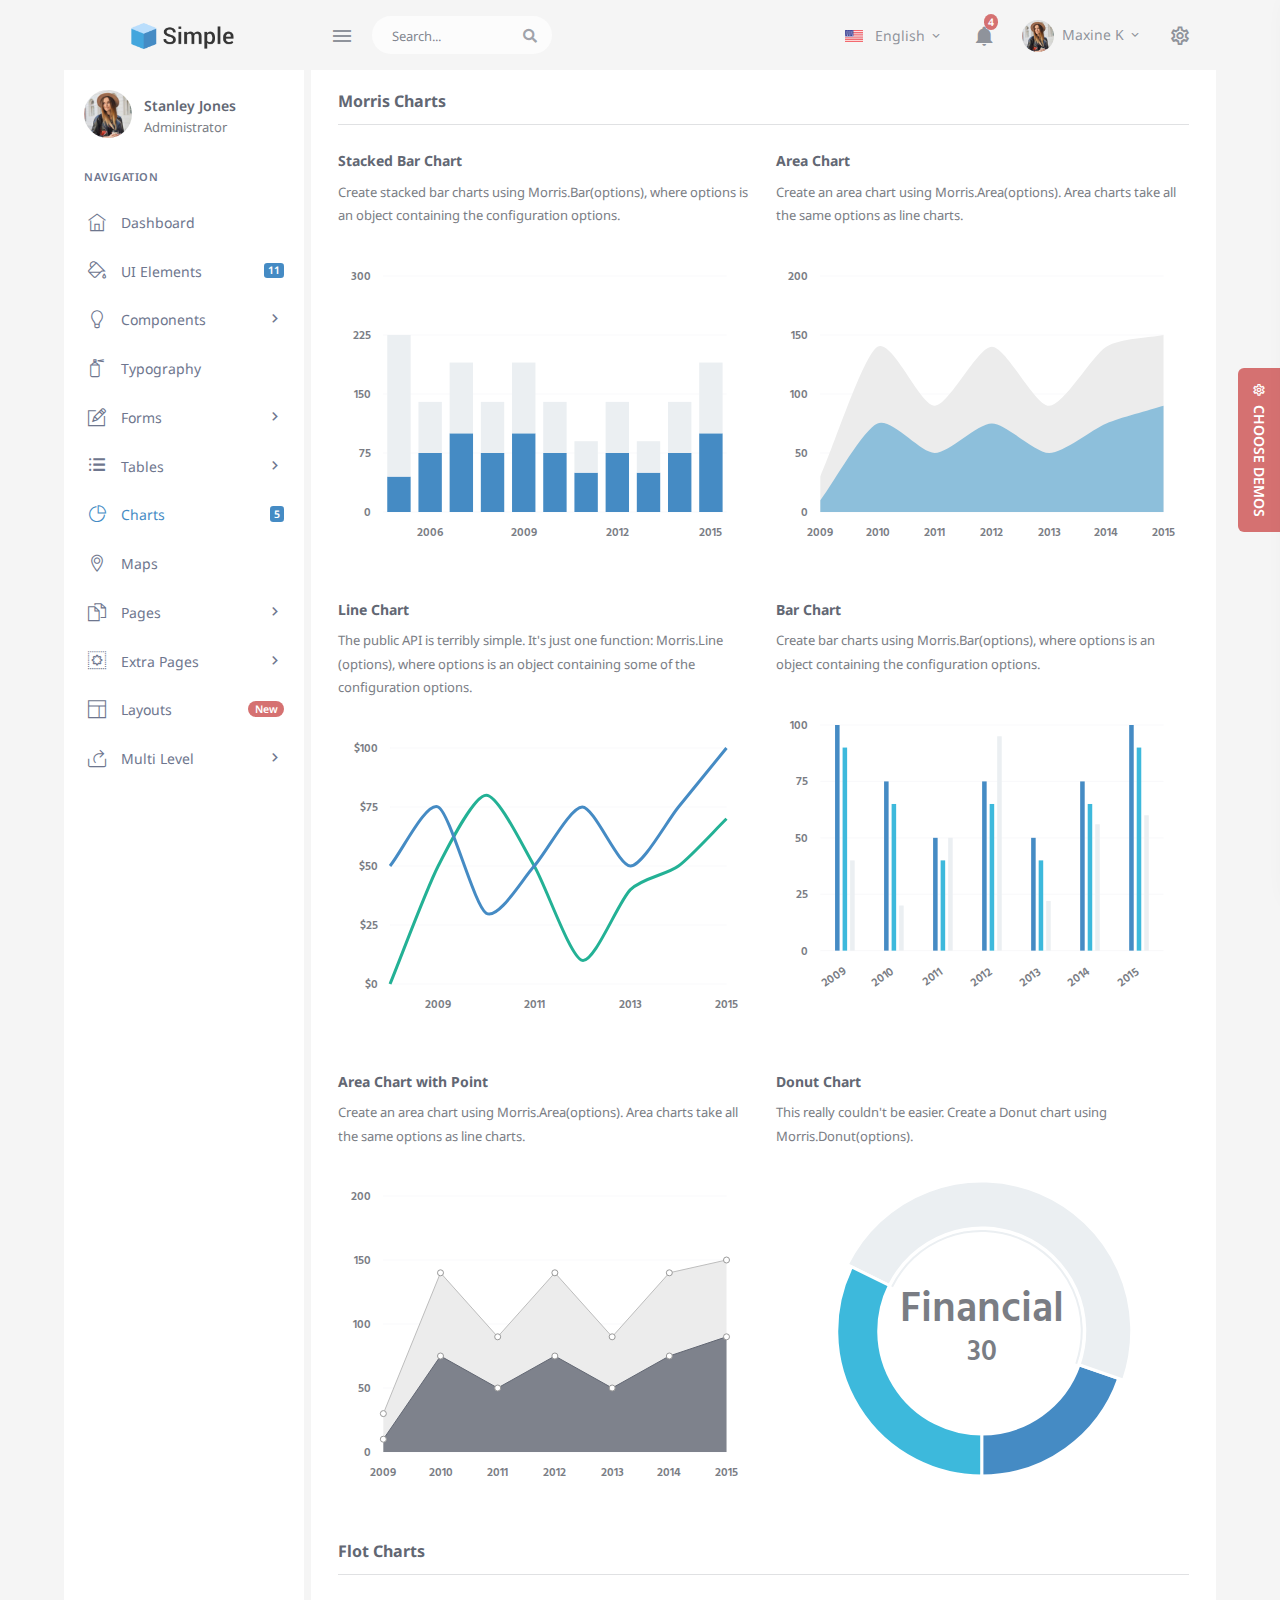
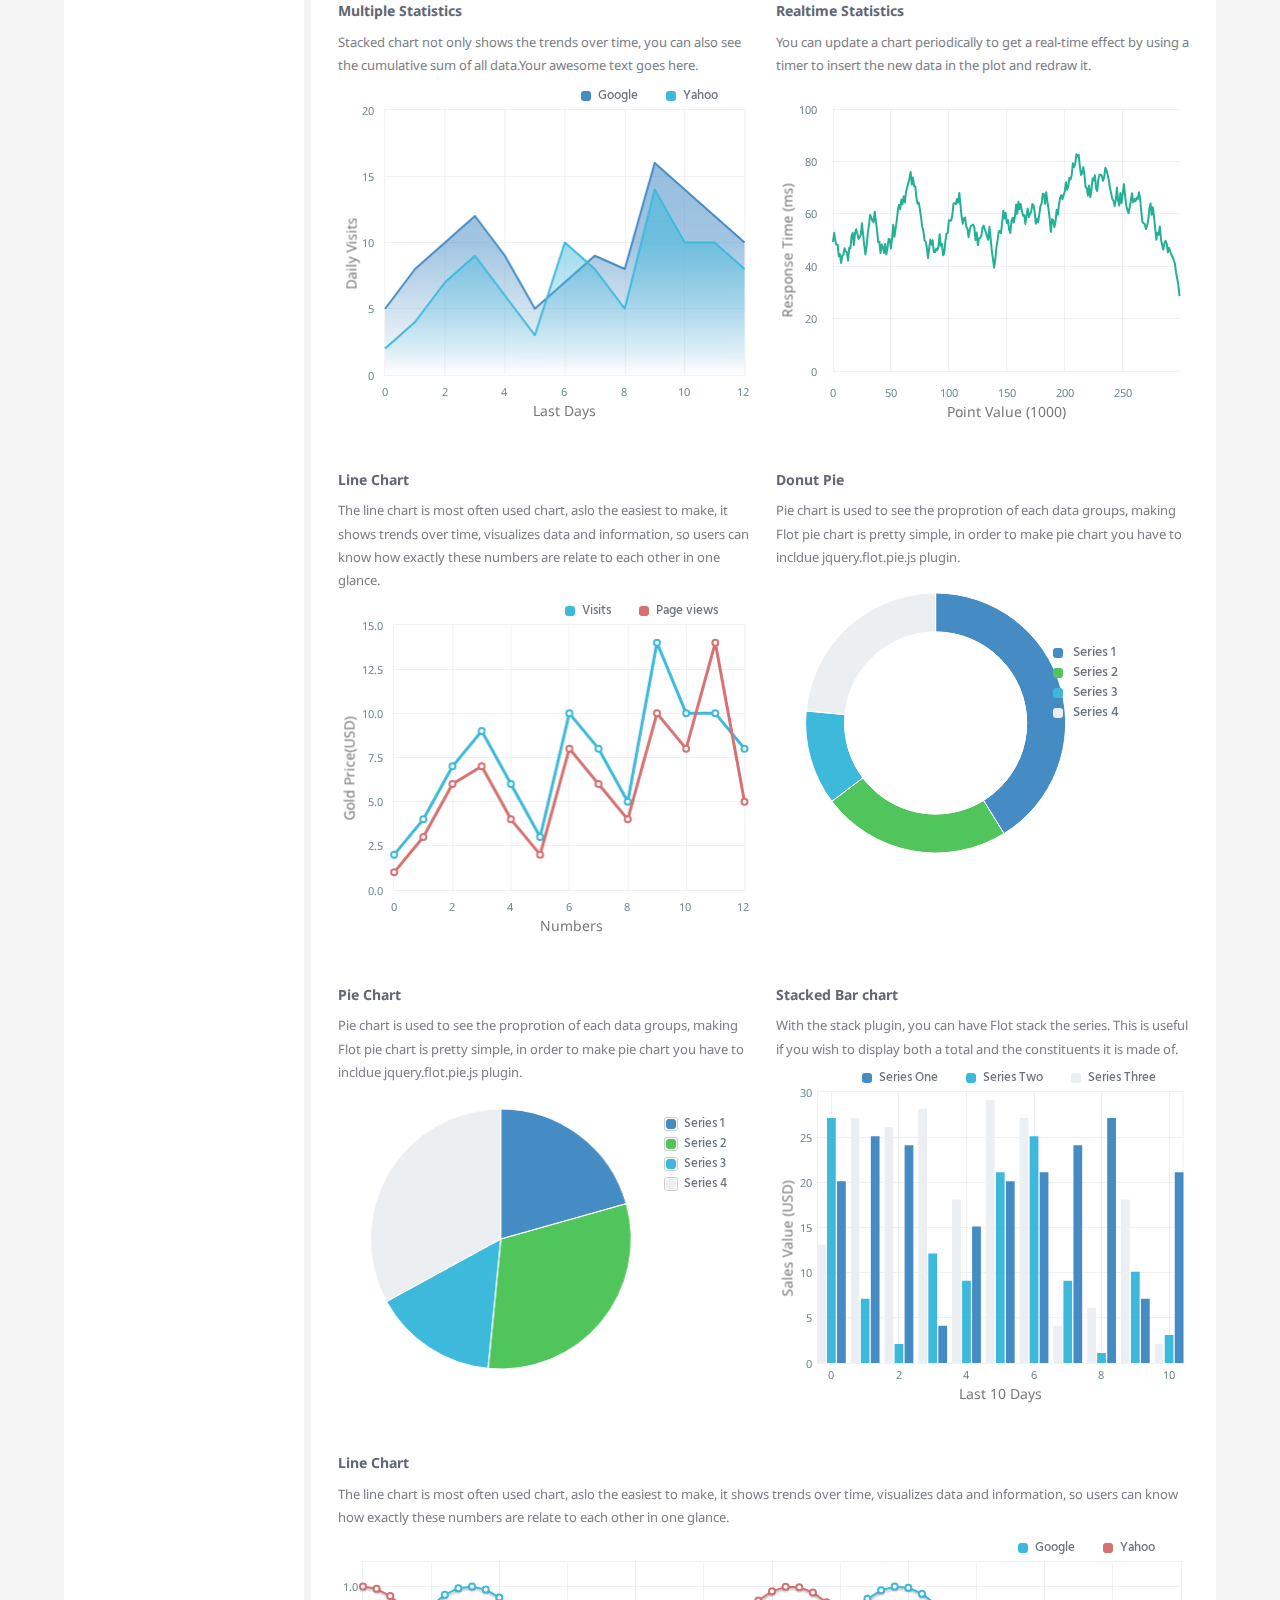
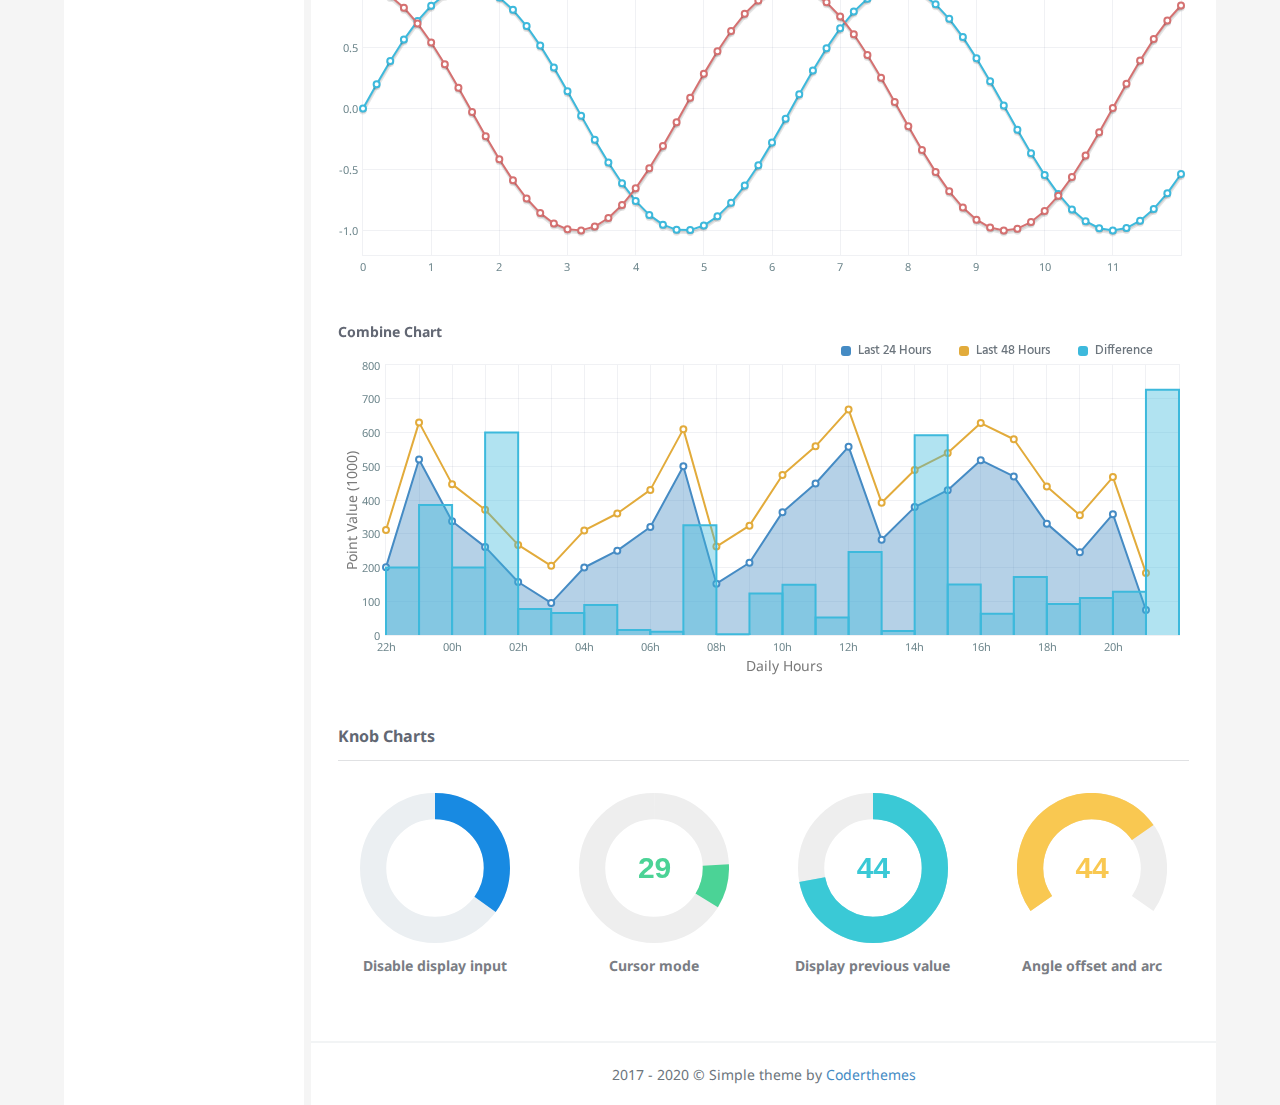
<file: storage/template/admin/charts.html>
<!DOCTYPE html>
<html lang="en">

    <head>
        <meta charset="utf-8" />
        <title>Charts | Flacto - Responsive Bootstrap 4 Admin Dashboard</title>
        <meta name="viewport" content="width=device-width, initial-scale=1.0">
        <meta content="Responsive bootstrap 4 admin template" name="description" />
        <meta content="Coderthemes" name="author" />
        <meta http-equiv="X-UA-Compatible" content="IE=edge" />
        <!-- App favicon -->
        <link rel="shortcut icon" href="assets/images/favicon.ico">
        <!-- App css -->
        <link href="assets/css/bootstrap.min.css" rel="stylesheet" type="text/css" id="bootstrap-stylesheet" />
        <link href="assets/css/icons.min.css" rel="stylesheet" type="text/css" />
        <link href="assets/css/app.min.css" rel="stylesheet" type="text/css" id="app-stylesheet" />

    </head>

    <body>

        <!-- Begin page -->
        <div id="wrapper">

            
            <!-- Topbar Start -->
            <div class="navbar-custom">
                <ul class="list-unstyled topnav-menu float-right mb-0">

                    <li class="dropdown d-none d-lg-block">
                        <a class="nav-link dropdown-toggle mr-0" data-toggle="dropdown" href="#" role="button" aria-haspopup="false" aria-expanded="false">
                            <img src="assets/images/flags/us.jpg" alt="user-image" class="mr-2" height="12"> <span class="align-middle">English <i class="mdi mdi-chevron-down"></i> </span>
                        </a>
                        <div class="dropdown-menu dropdown-menu-right">
                             <!-- item-->
                             <a href="javascript:void(0);" class="dropdown-item notify-item">
                                    <img src="assets/images/flags/spain.jpg" alt="user-image" class="mr-2" height="12"> <span class="align-middle">Spanish</span>
                             </a>

                             <!-- item-->
                             <a href="javascript:void(0);" class="dropdown-item notify-item">
                                    <img src="assets/images/flags/italy.jpg" alt="user-image" class="mr-2" height="12"> <span class="align-middle">Italian</span>
                             </a>

                            <!-- item-->
                            <a href="javascript:void(0);" class="dropdown-item notify-item">
                                <img src="assets/images/flags/french.jpg" alt="user-image" class="mr-2" height="12"> <span class="align-middle">French</span>
                            </a>

                            <!-- item-->
                            <a href="javascript:void(0);" class="dropdown-item notify-item">
                                <img src="assets/images/flags/russia.jpg" alt="user-image" class="mr-2" height="12"> <span class="align-middle">Russian</span>
                            </a>
                        </div>
                    </li>

                    <li class="dropdown notification-list">
                        <a class="nav-link dropdown-toggle" data-toggle="dropdown" href="#" role="button" aria-haspopup="false" aria-expanded="false">
                            <i class="mdi mdi-bell noti-icon"></i>
                            <span class="badge badge-danger rounded-circle noti-icon-badge">4</span>
                        </a>
                        <div class="dropdown-menu dropdown-menu-right dropdown-lg">

                            <!-- item-->
                            <div class="dropdown-item noti-title">
                                <h5 class="font-16 m-0">
                                    <span class="float-right">
                                        <a href="" class="text-dark">
                                            <small>Clear All</small>
                                        </a>
                                    </span>Notification
                                </h5>
                            </div>

                            <div class="slimscroll noti-scroll">

                                 <!-- item-->
                                 <a href="javascript:void(0);" class="dropdown-item notify-item">
                                        <div class="notify-icon bg-success"><i class="mdi mdi-comment-account-outline"></i></div>
                                        <p class="notify-details">Caleb Flakelar commented on Admin<small class="text-muted">1 min ago</small></p>
                                    </a>

                                    <!-- item-->
                                    <a href="javascript:void(0);" class="dropdown-item notify-item">
                                        <div class="notify-icon bg-info"><i class="mdi mdi-account-plus"></i></div>
                                        <p class="notify-details">New user registered.<small class="text-muted">5 hours ago</small></p>
                                    </a>

                                    <!-- item-->
                                    <a href="javascript:void(0);" class="dropdown-item notify-item">
                                        <div class="notify-icon bg-danger"><i class="mdi mdi-heart"></i></div>
                                        <p class="notify-details">Carlos Crouch liked <b>Admin</b><small class="text-muted">3 days ago</small></p>
                                    </a>

                                    <!-- item-->
                                    <a href="javascript:void(0);" class="dropdown-item notify-item">
                                        <div class="notify-icon bg-warning"><i class="mdi mdi-comment-account-outline"></i></div>
                                        <p class="notify-details">Caleb Flakelar commented on Admin<small class="text-muted">4 days ago</small></p>
                                    </a>

                                    <!-- item-->
                                    <a href="javascript:void(0);" class="dropdown-item notify-item">
                                        <div class="notify-icon bg-primary">
                                            <i class="mdi mdi-heart"></i>
                                        </div>
                                        <p class="notify-details">Carlos Crouch liked <b>Admin</b>
                                            <small class="text-muted">13 days ago</small>
                                        </p>
                                    </a>
                            </div>

                            <!-- All-->
                            <a href="javascript:void(0);" class="dropdown-item text-primary text-center notify-item notify-all ">
                                View all
                                <i class="fi-arrow-right"></i>
                            </a>

                        </div>
                    </li>

                    <li class="dropdown notification-list">
                        <a class="nav-link dropdown-toggle nav-user mr-0" data-toggle="dropdown" href="#" role="button" aria-haspopup="false" aria-expanded="false">
                            <img src="assets/images/users/avatar-1.jpg" alt="user-image" class="rounded-circle">
                            <span class="pro-user-name ml-1">
                                    Maxine K  <i class="mdi mdi-chevron-down"></i> 
                            </span>
                        </a>
                        <div class="dropdown-menu dropdown-menu-right profile-dropdown ">
                            <!-- item-->
                            <div class="dropdown-header noti-title">
                                <h6 class="text-overflow m-0">Welcome !</h6>
                            </div>

                            <!-- item-->
                            <a href="javascript:void(0);" class="dropdown-item notify-item">
                                <i class="mdi mdi-account-outline"></i>
                                <span>Profile</span>
                            </a>

                            <!-- item-->
                            <a href="javascript:void(0);" class="dropdown-item notify-item">
                                <i class="mdi mdi-settings-outline"></i>
                                <span>Settings</span>
                            </a>

                            <!-- item-->
                            <a href="javascript:void(0);" class="dropdown-item notify-item">
                                <i class="mdi mdi-lock-outline"></i>
                                <span>Lock Screen</span>
                            </a>

                            <div class="dropdown-divider"></div>

                            <!-- item-->
                            <a href="javascript:void(0);" class="dropdown-item notify-item">
                                <i class="mdi mdi-logout-variant"></i>
                                <span>Logout</span>
                            </a>

                        </div>
                    </li>

                    <li class="dropdown notification-list">
                        <a href="javascript:void(0);" class="nav-link right-bar-toggle">
                            <i class="mdi mdi-settings-outline noti-icon"></i>
                        </a>
                    </li>


                </ul>

                <!-- LOGO -->
                <div class="logo-box">
                    <a href="index.html" class="logo text-center logo-dark">
                        <span class="logo-lg">
                            <img src="assets/images/logo-dark.png" alt="" height="26">
                            <!-- <span class="logo-lg-text-dark">Simple</span> -->
                        </span>
                        <span class="logo-sm">
                            <!-- <span class="logo-lg-text-dark">S</span> -->
                            <img src="assets/images/logo-sm.png" alt="" height="22">
                        </span>
                    </a>

                    <a href="index.html" class="logo text-center logo-light">
                        <span class="logo-lg">
                            <img src="assets/images/logo-light.png" alt="" height="26">
                            <!-- <span class="logo-lg-text-light">Simple</span> -->
                        </span>
                        <span class="logo-sm">
                            <!-- <span class="logo-lg-text-light">S</span> -->
                            <img src="assets/images/logo-sm.png" alt="" height="22">
                        </span>
                    </a>
                </div>

                <ul class="list-unstyled topnav-menu topnav-menu-left m-0">
                    <li>
                        <button class="button-menu-mobile">
                            <i class="mdi mdi-menu"></i>
                        </button>
                    </li>
        
                    <li class="d-none d-sm-block">
                        <form class="app-search">
                            <div class="app-search-box">
                                <div class="input-group">
                                    <input type="text" class="form-control" placeholder="Search...">
                                    <div class="input-group-append">
                                        <button class="btn" type="submit">
                                            <i class="fas fa-search"></i>
                                        </button>
                                    </div>
                                </div>
                            </div>
                        </form>
                    </li>
                </ul>
            </div>
            <!-- end Topbar --> <!-- ========== Left Sidebar Start ========== -->
<div class="left-side-menu">


                <div class="user-box">
                        <div class="float-left">
                            <img src="assets/images/users/avatar-1.jpg" alt="" class="avatar-md rounded-circle">
                        </div>
                        <div class="user-info">
                            <a href="#">Stanley Jones</a>
                            <p class="text-muted m-0">Administrator</p>
                        </div>
                    </div>
    
            <!--- Sidemenu -->
            <div id="sidebar-menu">
    
                <ul class="metismenu" id="side-menu">
    
                    <li class="menu-title">Navigation</li>
    
                    <li>
                        <a href="index.html">
                            <i class="ti-home"></i>
                            <span> Dashboard </span>
                        </a>
                    </li>
    
                    <li>
                        <a href="ui-elements.html">
                            <i class="ti-paint-bucket"></i>
                            <span> UI Elements </span>
                            <span class="badge badge-primary float-right">11</span>
                        </a>
                    </li>
    
                    <li>
                        <a href="javascript: void(0);">
                            <i class="ti-light-bulb"></i>
                            <span> Components </span>
                            <span class="menu-arrow"></span>
                        </a>
                        <ul class="nav-second-level" aria-expanded="false">
                            <li><a href="components-range-slider.html">Range Slider</a></li>
                            <li><a href="components-alerts.html">Alerts</a></li>
                            <li><a href="components-icons.html">Icons</a></li>
                            <li><a href="components-widgets.html">Widgets</a></li>
                        </ul>
                    </li>

                    <li>
                        <a href="typography.html">
                            <i class="ti-spray"></i>
                            <span> Typography </span>
                        </a>
                    </li>
    
                    <li>
                        <a href="javascript: void(0);">
                            <i class="ti-pencil-alt"></i>
                            <span>  Forms  </span>
                            <span class="menu-arrow"></span>
                        </a>
                        <ul class="nav-second-level" aria-expanded="false">
                            <li><a href="forms-general.html">General Elements</a></li>
                            <li><a href="forms-advanced.html">Advanced Form</a></li>
                        </ul>
                    </li>
    
                    <li>
                        <a href="javascript: void(0);">
                            <i class="ti-menu-alt"></i>
                            <span>  Tables </span>
                            <span class="menu-arrow"></span>
                        </a>
                        <ul class="nav-second-level" aria-expanded="false">
                            <li><a href="tables-basic.html">Basic Tables</a></li>
                            <li><a href="tables-advanced.html">Advanced Tables</a></li>
                        </ul>
                    </li>
    
                    <li>
                        <a href="charts.html">
                            <i class="ti-pie-chart"></i>
                            <span>  Charts  </span>
                            <span class="badge badge-primary float-right">5</span>
                        </a>
                    </li>
    
                    <li>
                        <a href="maps.html">
                            <i class="ti-location-pin"></i>
                            <span> Maps </span>
                        </a>
                    </li>
    
                    <li>
                        <a href="javascript: void(0);">
                            <i class="ti-files"></i>
                            <span> Pages </span>
                            <span class="menu-arrow"></span>
                        </a>
                        <ul class="nav-second-level" aria-expanded="false">
                            <li><a href="pages-login.html">Login</a></li>
                            <li><a href="pages-register.html">Register</a></li>
                            <li><a href="pages-forget-password.html">Forget Password</a></li>
                            <li><a href="pages-lock-screen.html">Lock-screen</a></li>
                            <li><a href="pages-blank.html">Blank page</a></li>
                            <li><a href="pages-404.html">Error 404</a></li>
                            <li><a href="pages-confirm-mail.html">Confirm Mail</a></li>
                            <li><a href="pages-session-expired.html">Session Expired</a></li>
                        </ul>
                    </li>
    
                    <li>
                        <a href="javascript: void(0);">
                            <i class="ti-widget"></i>
                            <span> Extra Pages </span>
                            <span class="menu-arrow"></span>
                        </a>
                        <ul class="nav-second-level" aria-expanded="false">
    
                            <li><a href="extras-timeline.html">Timeline</a></li>
                            <li><a href="extras-invoice.html">Invoice</a></li>
                            <li><a href="extras-profile.html">Profile</a></li>
                            <li><a href="extras-calendar.html">Calendar</a></li>
                            <li><a href="extras-faqs.html">FAQs</a></li>
                            <li><a href="extras-pricing.html">Pricing</a></li>
                            <li><a href="extras-contacts.html">Contacts</a></li>
                        </ul>
                    </li>

                    <li>
                        <a href="javascript: void(0);">
                            <i class="ti-layout"></i>
                            <span> Layouts </span>
                            <span class="badge badge-danger badge-pill float-right">New</span>
                        </a>
                        <ul class="nav-second-level" aria-expanded="false">
                            <li><a href="layouts-horizontal.html">Horizontal</a></li>
                            <li><a href="layouts-dark-sidebar.html">Dark Sidebar</a></li>
                            <li><a href="layouts-small-sidebar.html">Small Sidebar</a></li>
                            <li><a href="layouts-sidebar-collapsed.html">Sidebar Collapsed</a></li>
                        </ul>
                    </li>
    
                    <li>
                        <a href="javascript: void(0);">
                            <i class="ti-share"></i>
                            <span>  Multi Level  </span>
                            <span class="menu-arrow"></span>
                        </a>
                        <ul class="nav-second-level nav" aria-expanded="false">
                            <li>
                                <a href="javascript: void(0);">Level 1.1</a>
                            </li>
                            <li>
                                <a href="javascript: void(0);" aria-expanded="false">Level 1.2
                                        <span class="menu-arrow"></span>
                                    </a>
                                <ul class="nav-third-level nav" aria-expanded="false">
                                    <li>
                                        <a href="javascript: void(0);">Level 2.1</a>
                                    </li>
                                    <li>
                                        <a href="javascript: void(0);">Level 2.2</a>
                                    </li>
                                </ul>
                            </li>
                        </ul>
                    </li>
                </ul>
    
            </div>
            <!-- End Sidebar -->
    
            <div class="clearfix"></div>

    
    </div>
    <!-- Left Sidebar End -->

            <!-- ============================================================== -->
            <!-- Start Page Content here -->
            <!-- ============================================================== -->

            <div class="content-page">
                <div class="content">

                    <!-- Start container-fluid -->
                    <div class="container-fluid">

                        <div class="row">
                            <div class="col-12">
                                <div>
                                    <h4 class="header-title mb-3">Morris Charts</h4>
                                </div>
                            </div>
                        </div>
                        <!-- end row -->

                        <div class="row">
                            <div class="col-lg-6">
                                <div>
                                    <h5 class="font-14">Stacked Bar Chart</h5>
                                    <p class="sub-header">
                                        Create stacked bar charts using Morris.Bar(options), where options is an object containing the configuration options.
                                    </p>
                                    <div id="morris-bar-stacked" class="morris-chart" dir="ltr" style="height: 300px;"></div>

                                </div>
                            </div>

                            <div class="col-lg-6">

                                <div class="mt-5 mt-lg-0">
                                    <h5 class="font-14">Area Chart</h5>
                                    <p class="sub-header">
                                        Create an area chart using Morris.Area(options). Area charts take all the same options as line charts.
                                    </p>

                                    <div id="morris-area-example" class="morris-chart" dir="ltr" style="height: 300px;"></div>

                                </div>
                            </div>

                        </div>
                        <!-- end row -->

                        <div class="row">
                            <div class="col-lg-6">
                                <div class="mt-5">
                                    <h5 class="font-14">Line Chart</h5>
                                    <p class="sub-header">
                                        The public API is terribly simple. It's just one function: Morris.Line (options), where options is an object containing some of the configuration options.
                                    </p>
                                    <div id="morris-line-example" class="morris-chart" dir="ltr" style="height: 300px;"></div>

                                </div>
                            </div>

                            <div class="col-lg-6">
                                <div class="mt-5">
                                    <h5 class="font-14">Bar Chart</h5>
                                    <p class="sub-header">
                                        Create bar charts using Morris.Bar(options), where options is an object containing the configuration options.
                                    </p>

                                    <div id="morris-bar-example" class="morris-chart" dir="ltr" style="height: 320px;"></div>

                                </div>
                            </div>

                        </div>
                        <!-- end row -->

                        <div class="row">
                            <div class="col-lg-6">
                                <div class="mt-5">
                                    <h5 class="font-14">Area Chart with Point</h5>
                                    <p class="sub-header">
                                        Create an area chart using Morris.Area(options). Area charts take all the same options as line charts.
                                    </p>
                                    <div id="morris-area-with-dotted" class="morris-chart" dir="ltr" style="height: 320px;"></div>

                                </div>
                            </div>

                            <div class="col-lg-6">
                                <div class="mt-5">
                                    <h5 class="font-14">Donut Chart</h5>
                                    <p class="sub-header">
                                        This really couldn't be easier. Create a Donut chart using Morris.Donut(options).
                                    </p>

                                    <div id="morris-donut-example" class="morris-chart" dir="ltr" style="height: 320px;"></div>

                                </div>
                            </div>

                        </div>
                        <!-- end row -->


                        <!-- start flot-chart  -->
                        <div class="row mt-5">
                            <div class="col-12">
                                <div>
                                    <h4 class="header-title mb-3">Flot Charts</h4>

                                    <div class="row">
                                        <div class="col-lg-6">
                                            <div>
                                                <h5 class="font-14">Multiple Statistics</h5>
                                                <p class="sub-header">
                                                    Stacked chart not only shows the trends over time, you can also see the cumulative sum of all data.Your awesome text goes here.
                                                </p>
                                                <div id="website-stats" style="height: 320px;" class="flot-chart"></div>

                                            </div>
                                        </div>

                                        <div class="col-lg-6">

                                            <div class="mt-5 mt-lg-0">
                                                <h5 class="font-14">Realtime Statistics</h5>
                                                <p class="sub-header">
                                                    You can update a chart periodically to get a real-time effect by using a timer to insert the new data in the plot and redraw it.
                                                </p>

                                                <div id="flotRealTime" style="height: 320px;" class="flot-chart"></div>

                                            </div>
                                        </div>

                                    </div>
                                    <!-- end row -->

                                    <div class="row">
                                        <div class="col-lg-6">
                                            <div class="mt-5">
                                                <h5 class="font-14">Line Chart</h5>
                                                <p class="sub-header">
                                                    The line chart is most often used chart, aslo the easiest to make, it shows trends over time, visualizes data and information, so users can know how exactly these numbers are relate to each other in one glance.
                                                </p>
                                                <div id="website-stats1" style="height: 320px;" class="flot-chart"></div>

                                            </div>
                                        </div>

                                        <div class="col-lg-6">

                                            <div class="mt-5">
                                                <h5 class="font-14">Donut Pie</h5>
                                                <p class="sub-header">
                                                    Pie chart is used to see the proprotion of each data groups, making Flot pie chart is pretty simple, in order to make pie chart you have to incldue jquery.flot.pie.js plugin.
                                                </p>

                                                <div id="donut-chart">
                                                    <div id="donut-chart-container" class="flot-chart" style="height: 260px;"></div>
                                                </div>

                                            </div>
                                        </div>

                                    </div>
                                    <!-- end row -->

                                    <div class="row">
                                        <div class="col-lg-6">
                                            <div class="mt-5">
                                                <h5 class="font-14">Pie Chart</h5>
                                                <p class="sub-header">
                                                    Pie chart is used to see the proprotion of each data groups, making Flot pie chart is pretty simple, in order to make pie chart you have to incldue jquery.flot.pie.js plugin.
                                                </p>

                                                <div id="pie-chart">
                                                    <div id="pie-chart-container" class="flot-chart" style="height: 260px;">
                                                    </div>
                                                </div>

                                            </div>
                                        </div>

                                        <div class="col-lg-6">
                                            <div class="mt-5">
                                                <h5 class="font-14">Stacked Bar chart</h5>
                                                <p class="sub-header">
                                                    With the stack plugin, you can have Flot stack the series. This is useful if you wish to display both a total and the constituents it is made of.
                                                </p>

                                                <div id="ordered-bars-chart" style="height: 320px;"></div>

                                            </div>
                                        </div>

                                    </div>
                                    <!-- end row -->

                                    <div class="row">
                                        <div class="col-lg-12">
                                            <div class="mt-5">
                                                <h5 class="font-14">Line Chart</h5>
                                                <p class="sub-header">
                                                    The line chart is most often used chart, aslo the easiest to make, it shows trends over time, visualizes data and information, so users can know how exactly these numbers are relate to each other in one glance.
                                                </p>
                                                <div id="line-chart-alt" style="height:320px;"></div>

                                            </div>
                                        </div>

                                    </div>
                                    <!-- end row -->

                                    <div class="row">
                                        <div class="col-lg-12">
                                            <div class="mt-5">
                                                <h5 class="font-14 mb-3">Combine Chart</h5>
                                                <div id="combine-chart">
                                                    <div id="combine-chart-container" class="flot-chart" style="height: 320px;">
                                                    </div>
                                                </div>

                                            </div>
                                        </div>

                                    </div>
                                    <!-- end row -->
                                </div>
                            </div>
                        </div>
                        <!-- end flot-chrt -->

                        <!-- start Knob-chart  -->
                        <div class="row mt-5">
                            <div class="col-12">
                                <div>
                                    <h4 class="header-title mb-3">Knob Charts</h4>


                                    <div class="row">
                                        <div class="col-xl-3 col-sm-6 text-center">
                                            <div class="p-3 mb-4" dir="ltr">
                                                <input data-plugin="knob" data-width="150" data-height="150" data-bgColor="#ebeff2"
                                                        data-fgColor="#188ae2" data-displayInput=false value="35"/>
                                                <h6 class="text-muted mt-2 font-14">Disable display input</h6>
                                            </div>
                                        </div><!-- end col-->
                                        <div class="col-xl-3 col-sm-6 text-center">
                                            <div class="p-3 mb-4" dir="ltr">
                                                <input data-plugin="knob" data-width="150" data-height="150" data-cursor=true
                                                        data-fgColor="#4bd396" value="29"/>
                                                <h6 class="text-muted mt-2 font-14">Cursor mode</h6>
                                            </div>
                                        </div><!-- end col-->
                                        <div class="col-xl-3 col-sm-6 text-center">
                                            <div class="p-3 mb-4" dir="ltr">
                                                <input data-plugin="knob" data-width="150" data-height="150" data-min="-100"
                                                        data-fgColor="#3ac9d6" data-displayPrevious=true value="44"/>
                                                <h6 class="text-muted mt-2 font-14">Display previous value</h6>
                                            </div>
                                        </div><!-- end col-->
                                        <div class="col-xl-3 col-sm-6 text-center">
                                            <div class="p-3 mb-4" dir="ltr">
                                                <input data-plugin="knob" data-width="150" data-height="150" data-min="-100"
                                                        data-fgColor="#f9c851" data-displayPrevious=true data-angleOffset=-125
                                                        data-angleArc=250 value="44"/>
                                                <h6 class="text-muted mt-2 font-14">Angle offset and arc</h6>
                                            </div>
                                        </div><!-- end col-->
                                    </div>
                                    <!-- end row -->
                                </div>
                            </div>
                        </div>
                        <!-- end flot-chrt -->

                    </div>
                    <!-- end container-fluid -->

                    

                    <!-- Footer Start -->
                    <footer class="footer">
                        <div class="container-fluid">
                            <div class="row">
                                <div class="col-md-12">
                                    2017 - 2020 &copy; Simple theme by <a href="">Coderthemes</a>
                                </div>
                            </div>
                        </div>
                    </footer>
                    <!-- end Footer -->

                </div>
                <!-- end content -->

            </div>
            <!-- END content-page -->

        </div>
        <!-- END wrapper -->
        
        <!-- Right Sidebar -->
        <div class="right-bar">
            <div class="rightbar-title">
                <a href="javascript:void(0);" class="right-bar-toggle float-right">
                    <i class="mdi mdi-close"></i>
                </a>
                <h5 class="font-16 m-0 text-white">Theme Customizer</h5>
            </div>
            <div class="slimscroll-menu">
        
                <div class="p-4">
                    <div class="alert alert-warning" role="alert">
                        <strong>Customize </strong> the overall color scheme, layout, etc.
                    </div>
                    <div class="mb-2">
                        <img src="assets/images/layouts/light.png" class="img-fluid img-thumbnail" alt="">
                    </div>
                    <div class="custom-control custom-switch mb-3">
                        <input type="checkbox" class="custom-control-input theme-choice" id="light-mode-switch" checked />
                        <label class="custom-control-label" for="light-mode-switch">Light Mode</label>
                    </div>
            
                    <div class="mb-2">
                        <img src="assets/images/layouts/dark.png" class="img-fluid img-thumbnail" alt="">
                    </div>
                    <div class="custom-control custom-switch mb-3">
                        <input type="checkbox" class="custom-control-input theme-choice" id="dark-mode-switch" data-bsStyle="assets/css/bootstrap-dark.min.css" 
                            data-appStyle="assets/css/app-dark.min.css" />
                        <label class="custom-control-label" for="dark-mode-switch">Dark Mode</label>
                    </div>
            
                    <div class="mb-2">
                        <img src="assets/images/layouts/rtl.png" class="img-fluid img-thumbnail" alt="">
                    </div>
                    <div class="custom-control custom-switch mb-5">
                        <input type="checkbox" class="custom-control-input theme-choice" id="rtl-mode-switch" data-appStyle="assets/css/app-rtl.min.css" />
                        <label class="custom-control-label" for="rtl-mode-switch">RTL Mode</label>
                    </div>

                    <a href="https://1.envato.market/EK71X" class="btn btn-danger btn-block mt-3" target="_blank"><i class="mdi mdi-download mr-1"></i> Download Now</a>
                </div>
            </div> <!-- end slimscroll-menu-->
        </div>
        <!-- /Right-bar -->

        <!-- Right bar overlay-->
        <div class="rightbar-overlay"></div>

        <a href="javascript:void(0);" class="right-bar-toggle demos-show-btn">
            <i class="mdi mdi-settings-outline mdi-spin"></i> &nbsp;Choose Demos
        </a>

        <!-- Vendor js -->
        <script src="assets/js/vendor.min.js"></script>

        <script src="assets/libs/morris-js/morris.min.js"></script>
        <script src="assets/libs/raphael/raphael.min.js"></script>

        <script src="assets/js/pages/morris.init.js"></script>

        <script src="assets/libs/flot-charts/jquery.flot.js"></script>
        <script src="assets/libs/flot-charts/jquery.flot.time.js"></script>
        <script src="assets/libs/flot-charts/jquery.flot.tooltip.min.js"></script>
        <script src="assets/libs/flot-charts/jquery.flot.resize.js"></script>
        <script src="assets/libs/flot-charts/jquery.flot.pie.js"></script>
        <script src="assets/libs/flot-charts/jquery.flot.selection.js"></script>
        <script src="assets/libs/flot-charts/jquery.flot.stack.js"></script>
        <script src="assets/libs/flot-charts/jquery.flot.orderBars.js"></script>
        <script src="assets/libs/flot-charts/jquery.flot.crosshair.js"></script>
        <script src="assets/libs/flot-charts/jquery.flot.axislabels.js"></script>

        <!-- KNOB JS -->
        <script src="assets/libs/jquery-knob/jquery.knob.min.js"></script>

        <script src="assets/js/pages/flot.init.js"></script>

        <!-- App js -->
        <script src="assets/js/app.min.js"></script>

    </body>

</html>
</file>
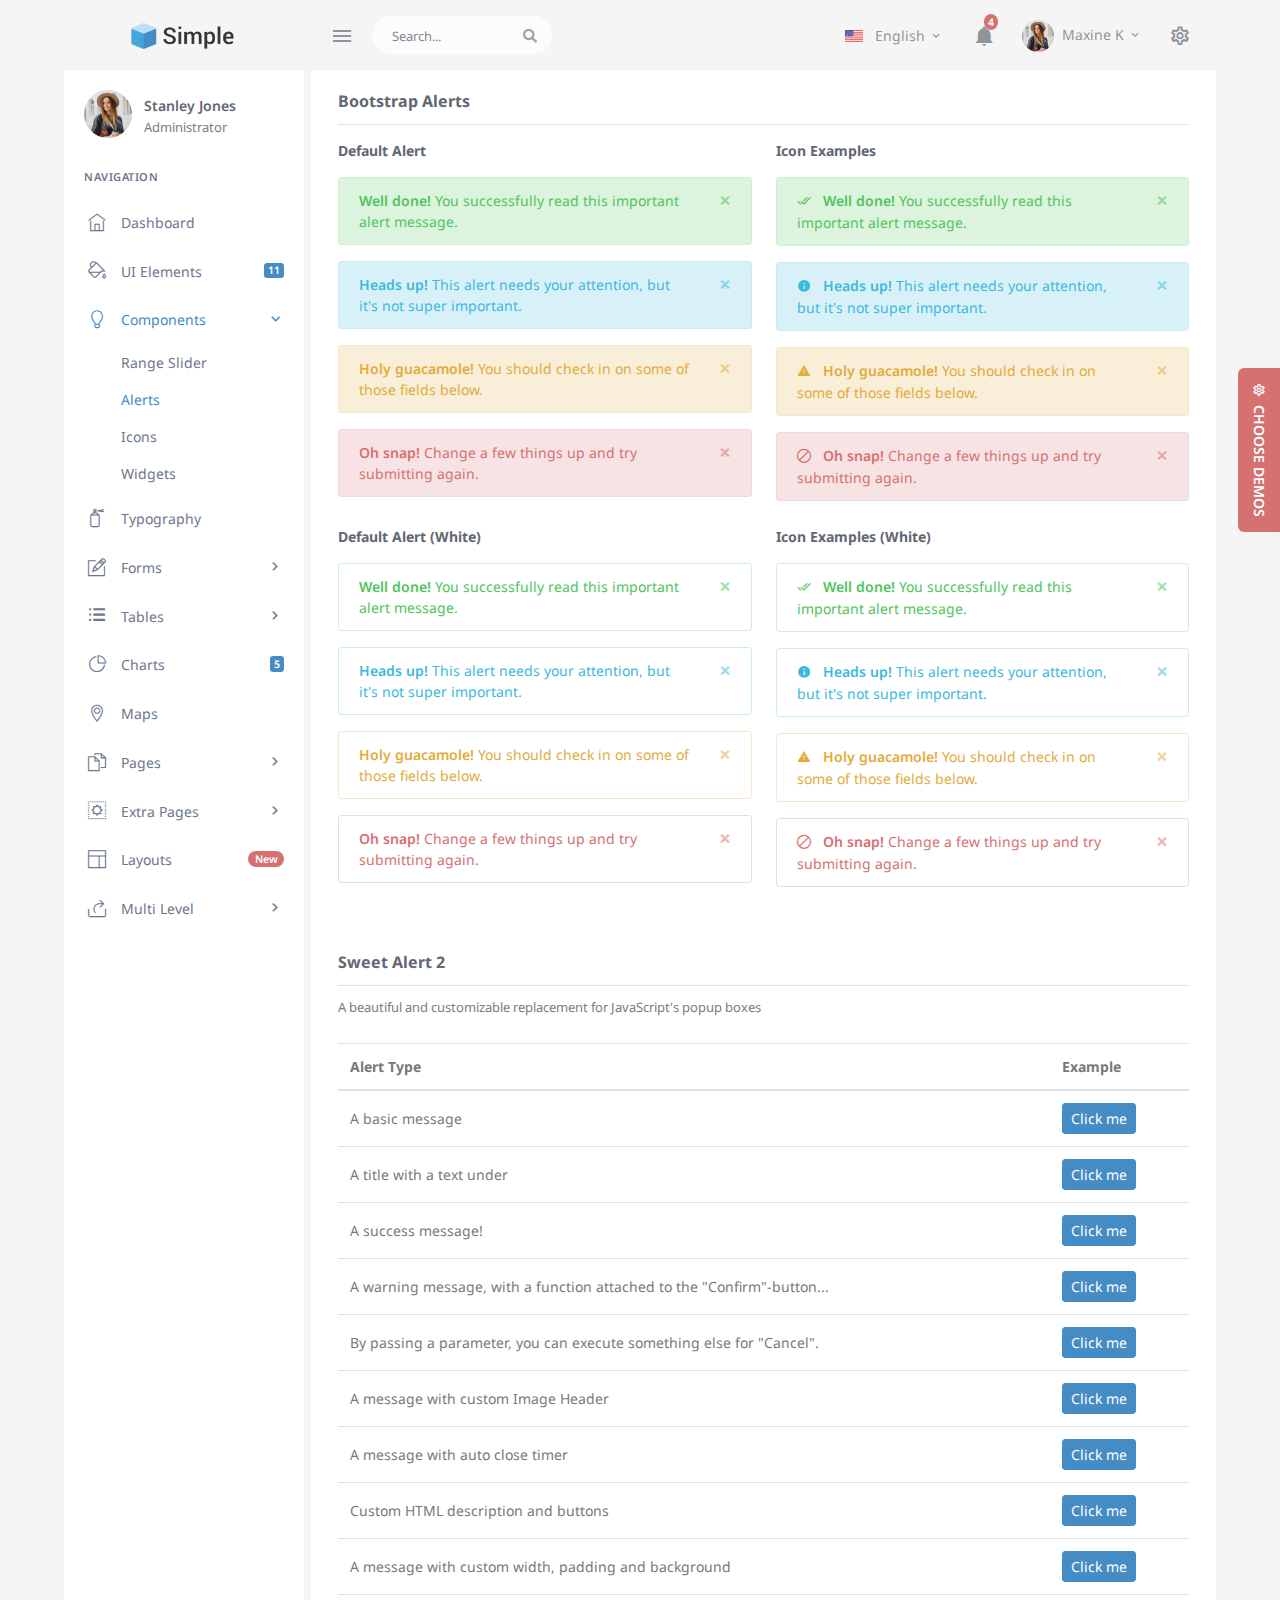
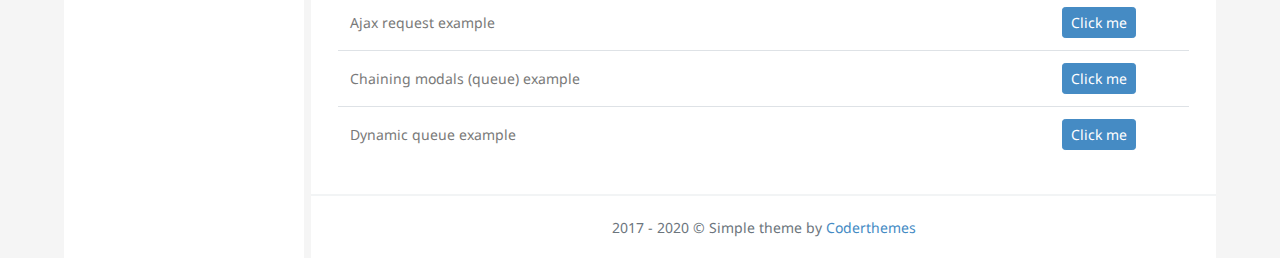
<file: storage/template/admin/components-alerts.html>
<!DOCTYPE html>
<html lang="en">

    <head>
        <meta charset="utf-8" />
        <title>Bootstrap Alerts | Simple - Responsive Bootstrap 4 Admin Dashboard</title>
        <meta name="viewport" content="width=device-width, initial-scale=1.0">
        <meta content="Responsive bootstrap 4 admin template" name="description" />
        <meta content="Coderthemes" name="author" />
        <meta http-equiv="X-UA-Compatible" content="IE=edge" />
        <!-- App favicon -->
        <link rel="shortcut icon" href="assets/images/favicon.ico">
        <!-- Plugin css -->
        <link href="assets/libs/sweetalert2/sweetalert2.min.css" rel="stylesheet" type="text/css" />
        <!-- App css -->
        <link href="assets/css/bootstrap.min.css" rel="stylesheet" type="text/css" id="bootstrap-stylesheet" />
        <link href="assets/css/icons.min.css" rel="stylesheet" type="text/css" />
        <link href="assets/css/app.min.css" rel="stylesheet" type="text/css" id="app-stylesheet" />

    </head>

    <body>

        <!-- Begin page -->
        <div id="wrapper">

            
            <!-- Topbar Start -->
            <div class="navbar-custom">
                <ul class="list-unstyled topnav-menu float-right mb-0">

                    <li class="dropdown d-none d-lg-block">
                        <a class="nav-link dropdown-toggle mr-0" data-toggle="dropdown" href="#" role="button" aria-haspopup="false" aria-expanded="false">
                            <img src="assets/images/flags/us.jpg" alt="user-image" class="mr-2" height="12"> <span class="align-middle">English <i class="mdi mdi-chevron-down"></i> </span>
                        </a>
                        <div class="dropdown-menu dropdown-menu-right">
                             <!-- item-->
                             <a href="javascript:void(0);" class="dropdown-item notify-item">
                                    <img src="assets/images/flags/spain.jpg" alt="user-image" class="mr-2" height="12"> <span class="align-middle">Spanish</span>
                             </a>

                             <!-- item-->
                             <a href="javascript:void(0);" class="dropdown-item notify-item">
                                    <img src="assets/images/flags/italy.jpg" alt="user-image" class="mr-2" height="12"> <span class="align-middle">Italian</span>
                             </a>

                            <!-- item-->
                            <a href="javascript:void(0);" class="dropdown-item notify-item">
                                <img src="assets/images/flags/french.jpg" alt="user-image" class="mr-2" height="12"> <span class="align-middle">French</span>
                            </a>

                            <!-- item-->
                            <a href="javascript:void(0);" class="dropdown-item notify-item">
                                <img src="assets/images/flags/russia.jpg" alt="user-image" class="mr-2" height="12"> <span class="align-middle">Russian</span>
                            </a>
                        </div>
                    </li>

                    <li class="dropdown notification-list">
                        <a class="nav-link dropdown-toggle" data-toggle="dropdown" href="#" role="button" aria-haspopup="false" aria-expanded="false">
                            <i class="mdi mdi-bell noti-icon"></i>
                            <span class="badge badge-danger rounded-circle noti-icon-badge">4</span>
                        </a>
                        <div class="dropdown-menu dropdown-menu-right dropdown-lg">

                            <!-- item-->
                            <div class="dropdown-item noti-title">
                                <h5 class="font-16 m-0">
                                    <span class="float-right">
                                        <a href="" class="text-dark">
                                            <small>Clear All</small>
                                        </a>
                                    </span>Notification
                                </h5>
                            </div>

                            <div class="slimscroll noti-scroll">

                                 <!-- item-->
                                 <a href="javascript:void(0);" class="dropdown-item notify-item">
                                        <div class="notify-icon bg-success"><i class="mdi mdi-comment-account-outline"></i></div>
                                        <p class="notify-details">Caleb Flakelar commented on Admin<small class="text-muted">1 min ago</small></p>
                                    </a>

                                    <!-- item-->
                                    <a href="javascript:void(0);" class="dropdown-item notify-item">
                                        <div class="notify-icon bg-info"><i class="mdi mdi-account-plus"></i></div>
                                        <p class="notify-details">New user registered.<small class="text-muted">5 hours ago</small></p>
                                    </a>

                                    <!-- item-->
                                    <a href="javascript:void(0);" class="dropdown-item notify-item">
                                        <div class="notify-icon bg-danger"><i class="mdi mdi-heart"></i></div>
                                        <p class="notify-details">Carlos Crouch liked <b>Admin</b><small class="text-muted">3 days ago</small></p>
                                    </a>

                                    <!-- item-->
                                    <a href="javascript:void(0);" class="dropdown-item notify-item">
                                        <div class="notify-icon bg-warning"><i class="mdi mdi-comment-account-outline"></i></div>
                                        <p class="notify-details">Caleb Flakelar commented on Admin<small class="text-muted">4 days ago</small></p>
                                    </a>

                                    <!-- item-->
                                    <a href="javascript:void(0);" class="dropdown-item notify-item">
                                        <div class="notify-icon bg-primary">
                                            <i class="mdi mdi-heart"></i>
                                        </div>
                                        <p class="notify-details">Carlos Crouch liked <b>Admin</b>
                                            <small class="text-muted">13 days ago</small>
                                        </p>
                                    </a>
                            </div>

                            <!-- All-->
                            <a href="javascript:void(0);" class="dropdown-item text-primary text-center notify-item notify-all ">
                                View all
                                <i class="fi-arrow-right"></i>
                            </a>

                        </div>
                    </li>

                    <li class="dropdown notification-list">
                        <a class="nav-link dropdown-toggle nav-user mr-0" data-toggle="dropdown" href="#" role="button" aria-haspopup="false" aria-expanded="false">
                            <img src="assets/images/users/avatar-1.jpg" alt="user-image" class="rounded-circle">
                            <span class="pro-user-name ml-1">
                                    Maxine K  <i class="mdi mdi-chevron-down"></i> 
                            </span>
                        </a>
                        <div class="dropdown-menu dropdown-menu-right profile-dropdown ">
                            <!-- item-->
                            <div class="dropdown-header noti-title">
                                <h6 class="text-overflow m-0">Welcome !</h6>
                            </div>

                            <!-- item-->
                            <a href="javascript:void(0);" class="dropdown-item notify-item">
                                <i class="mdi mdi-account-outline"></i>
                                <span>Profile</span>
                            </a>

                            <!-- item-->
                            <a href="javascript:void(0);" class="dropdown-item notify-item">
                                <i class="mdi mdi-settings-outline"></i>
                                <span>Settings</span>
                            </a>

                            <!-- item-->
                            <a href="javascript:void(0);" class="dropdown-item notify-item">
                                <i class="mdi mdi-lock-outline"></i>
                                <span>Lock Screen</span>
                            </a>

                            <div class="dropdown-divider"></div>

                            <!-- item-->
                            <a href="javascript:void(0);" class="dropdown-item notify-item">
                                <i class="mdi mdi-logout-variant"></i>
                                <span>Logout</span>
                            </a>

                        </div>
                    </li>

                    <li class="dropdown notification-list">
                        <a href="javascript:void(0);" class="nav-link right-bar-toggle">
                            <i class="mdi mdi-settings-outline noti-icon"></i>
                        </a>
                    </li>


                </ul>

                <!-- LOGO -->
                <div class="logo-box">
                    <a href="index.html" class="logo text-center logo-dark">
                        <span class="logo-lg">
                            <img src="assets/images/logo-dark.png" alt="" height="26">
                            <!-- <span class="logo-lg-text-dark">Simple</span> -->
                        </span>
                        <span class="logo-sm">
                            <!-- <span class="logo-lg-text-dark">S</span> -->
                            <img src="assets/images/logo-sm.png" alt="" height="22">
                        </span>
                    </a>

                    <a href="index.html" class="logo text-center logo-light">
                        <span class="logo-lg">
                            <img src="assets/images/logo-light.png" alt="" height="26">
                            <!-- <span class="logo-lg-text-light">Simple</span> -->
                        </span>
                        <span class="logo-sm">
                            <!-- <span class="logo-lg-text-light">S</span> -->
                            <img src="assets/images/logo-sm.png" alt="" height="22">
                        </span>
                    </a>
                </div>

                <ul class="list-unstyled topnav-menu topnav-menu-left m-0">
                    <li>
                        <button class="button-menu-mobile">
                            <i class="mdi mdi-menu"></i>
                        </button>
                    </li>
        
                    <li class="d-none d-sm-block">
                        <form class="app-search">
                            <div class="app-search-box">
                                <div class="input-group">
                                    <input type="text" class="form-control" placeholder="Search...">
                                    <div class="input-group-append">
                                        <button class="btn" type="submit">
                                            <i class="fas fa-search"></i>
                                        </button>
                                    </div>
                                </div>
                            </div>
                        </form>
                    </li>
                </ul>
            </div>
            <!-- end Topbar --> <!-- ========== Left Sidebar Start ========== -->
<div class="left-side-menu">


                <div class="user-box">
                        <div class="float-left">
                            <img src="assets/images/users/avatar-1.jpg" alt="" class="avatar-md rounded-circle">
                        </div>
                        <div class="user-info">
                            <a href="#">Stanley Jones</a>
                            <p class="text-muted m-0">Administrator</p>
                        </div>
                    </div>
    
            <!--- Sidemenu -->
            <div id="sidebar-menu">
    
                <ul class="metismenu" id="side-menu">
    
                    <li class="menu-title">Navigation</li>
    
                    <li>
                        <a href="index.html">
                            <i class="ti-home"></i>
                            <span> Dashboard </span>
                        </a>
                    </li>
    
                    <li>
                        <a href="ui-elements.html">
                            <i class="ti-paint-bucket"></i>
                            <span> UI Elements </span>
                            <span class="badge badge-primary float-right">11</span>
                        </a>
                    </li>
    
                    <li>
                        <a href="javascript: void(0);">
                            <i class="ti-light-bulb"></i>
                            <span> Components </span>
                            <span class="menu-arrow"></span>
                        </a>
                        <ul class="nav-second-level" aria-expanded="false">
                            <li><a href="components-range-slider.html">Range Slider</a></li>
                            <li><a href="components-alerts.html">Alerts</a></li>
                            <li><a href="components-icons.html">Icons</a></li>
                            <li><a href="components-widgets.html">Widgets</a></li>
                        </ul>
                    </li>

                    <li>
                        <a href="typography.html">
                            <i class="ti-spray"></i>
                            <span> Typography </span>
                        </a>
                    </li>
    
                    <li>
                        <a href="javascript: void(0);">
                            <i class="ti-pencil-alt"></i>
                            <span>  Forms  </span>
                            <span class="menu-arrow"></span>
                        </a>
                        <ul class="nav-second-level" aria-expanded="false">
                            <li><a href="forms-general.html">General Elements</a></li>
                            <li><a href="forms-advanced.html">Advanced Form</a></li>
                        </ul>
                    </li>
    
                    <li>
                        <a href="javascript: void(0);">
                            <i class="ti-menu-alt"></i>
                            <span>  Tables </span>
                            <span class="menu-arrow"></span>
                        </a>
                        <ul class="nav-second-level" aria-expanded="false">
                            <li><a href="tables-basic.html">Basic Tables</a></li>
                            <li><a href="tables-advanced.html">Advanced Tables</a></li>
                        </ul>
                    </li>
    
                    <li>
                        <a href="charts.html">
                            <i class="ti-pie-chart"></i>
                            <span>  Charts  </span>
                            <span class="badge badge-primary float-right">5</span>
                        </a>
                    </li>
    
                    <li>
                        <a href="maps.html">
                            <i class="ti-location-pin"></i>
                            <span> Maps </span>
                        </a>
                    </li>
    
                    <li>
                        <a href="javascript: void(0);">
                            <i class="ti-files"></i>
                            <span> Pages </span>
                            <span class="menu-arrow"></span>
                        </a>
                        <ul class="nav-second-level" aria-expanded="false">
                            <li><a href="pages-login.html">Login</a></li>
                            <li><a href="pages-register.html">Register</a></li>
                            <li><a href="pages-forget-password.html">Forget Password</a></li>
                            <li><a href="pages-lock-screen.html">Lock-screen</a></li>
                            <li><a href="pages-blank.html">Blank page</a></li>
                            <li><a href="pages-404.html">Error 404</a></li>
                            <li><a href="pages-confirm-mail.html">Confirm Mail</a></li>
                            <li><a href="pages-session-expired.html">Session Expired</a></li>
                        </ul>
                    </li>
    
                    <li>
                        <a href="javascript: void(0);">
                            <i class="ti-widget"></i>
                            <span> Extra Pages </span>
                            <span class="menu-arrow"></span>
                        </a>
                        <ul class="nav-second-level" aria-expanded="false">
    
                            <li><a href="extras-timeline.html">Timeline</a></li>
                            <li><a href="extras-invoice.html">Invoice</a></li>
                            <li><a href="extras-profile.html">Profile</a></li>
                            <li><a href="extras-calendar.html">Calendar</a></li>
                            <li><a href="extras-faqs.html">FAQs</a></li>
                            <li><a href="extras-pricing.html">Pricing</a></li>
                            <li><a href="extras-contacts.html">Contacts</a></li>
                        </ul>
                    </li>

                    <li>
                        <a href="javascript: void(0);">
                            <i class="ti-layout"></i>
                            <span> Layouts </span>
                            <span class="badge badge-danger badge-pill float-right">New</span>
                        </a>
                        <ul class="nav-second-level" aria-expanded="false">
                            <li><a href="layouts-horizontal.html">Horizontal</a></li>
                            <li><a href="layouts-dark-sidebar.html">Dark Sidebar</a></li>
                            <li><a href="layouts-small-sidebar.html">Small Sidebar</a></li>
                            <li><a href="layouts-sidebar-collapsed.html">Sidebar Collapsed</a></li>
                        </ul>
                    </li>
    
                    <li>
                        <a href="javascript: void(0);">
                            <i class="ti-share"></i>
                            <span>  Multi Level  </span>
                            <span class="menu-arrow"></span>
                        </a>
                        <ul class="nav-second-level nav" aria-expanded="false">
                            <li>
                                <a href="javascript: void(0);">Level 1.1</a>
                            </li>
                            <li>
                                <a href="javascript: void(0);" aria-expanded="false">Level 1.2
                                        <span class="menu-arrow"></span>
                                    </a>
                                <ul class="nav-third-level nav" aria-expanded="false">
                                    <li>
                                        <a href="javascript: void(0);">Level 2.1</a>
                                    </li>
                                    <li>
                                        <a href="javascript: void(0);">Level 2.2</a>
                                    </li>
                                </ul>
                            </li>
                        </ul>
                    </li>
                </ul>
    
            </div>
            <!-- End Sidebar -->
    
            <div class="clearfix"></div>

    
    </div>
    <!-- Left Sidebar End -->

            <!-- ============================================================== -->
            <!-- Start Page Content here -->
            <!-- ============================================================== -->

            <div class="content-page">
                <div class="content">

                    <!-- Start container-fluid -->
                    <div class="container-fluid">

                        <!-- start  -->
                        <div class="row">
                            <div class="col-12">
                                <div>
                                    <h4 class="header-title mb-3">Bootstrap Alerts</h4>
                                </div>
                            </div>
                        </div>
                        <!-- end row -->

                        <div class="row">
                            <div class="col-lg-6">
                                <div>
                                    <h5 class="font-14 mt-0 mb-3">Default Alert</h5>
                                    <div class="alert alert-success text-success alert-dismissible fade show" role="alert">
                                        <button type="button" class="close" data-dismiss="alert" aria-label="Close">
                                            <span aria-hidden="true">&times;</span>
                                        </button>
                                        <strong>Well done!</strong> You successfully read this important alert message.
                                    </div>
                                    <div class="alert alert-info text-info alert-dismissible fade show" role="alert">
                                        <button type="button" class="close" data-dismiss="alert" aria-label="Close">
                                            <span aria-hidden="true">&times;</span>
                                        </button>
                                        <strong>Heads up!</strong> This alert needs your attention, but it's not super important.
                                    </div>
                                    <div class="alert alert-warning text-warning alert-dismissible fade show" role="alert">
                                        <button type="button" class="close" data-dismiss="alert" aria-label="Close">
                                            <span aria-hidden="true">&times;</span>
                                        </button>
                                        <strong>Holy guacamole!</strong> You should check in on some of those fields below.
                                    </div>
                                    <div class="alert alert-danger text-danger alert-dismissible fade show" role="alert">
                                        <button type="button" class="close" data-dismiss="alert" aria-label="Close">
                                            <span aria-hidden="true">&times;</span>
                                        </button>
                                        <strong>Oh snap!</strong> Change a few things up and try submitting again.
                                    </div>
                                </div>
                            </div>
                            <!-- end col -->

                            <div class="col-lg-6">
                                <div class="mt-4 mt-lg-0">
                                    <h5 class="font-14 mt-0 mb-3">Icon Examples</h5>

                                    <div class="alert alert-icon alert-success text-success alert-dismissible fade show" role="alert">
                                        <button type="button" class="close" data-dismiss="alert" aria-label="Close">
                                            <span aria-hidden="true">&times;</span>
                                        </button>
                                        <i class="mdi mdi-check-all mr-2"></i>
                                        <strong>Well done!</strong> You successfully read this important alert message.
                                    </div>
                                    <div class="alert alert-icon alert-info text-info alert-dismissible fade show" role="alert">
                                        <button type="button" class="close" data-dismiss="alert" aria-label="Close">
                                            <span aria-hidden="true">&times;</span>
                                        </button>
                                        <i class="mdi mdi-information mr-2"></i>
                                        <strong>Heads up!</strong> This alert needs your attention, but it's not super important.
                                    </div>
                                    <div class="alert alert-icon alert-warning text-warning alert-dismissible fade show" role="alert">
                                        <button type="button" class="close" data-dismiss="alert" aria-label="Close">
                                            <span aria-hidden="true">&times;</span>
                                        </button>
                                        <i class="mdi mdi-alert mr-2"></i>
                                        <strong>Holy guacamole!</strong> You should check in on some of those fields below.
                                    </div>
                                    <div class="alert alert-icon alert-danger text-danger alert-dismissible fade show" role="alert">
                                        <button type="button" class="close" data-dismiss="alert" aria-label="Close">
                                            <span aria-hidden="true">&times;</span>
                                        </button>
                                        <i class="mdi mdi-block-helper mr-2"></i>
                                        <strong>Oh snap!</strong> Change a few things up and try submitting again.
                                    </div>
                                </div>
                            </div>
                            <!-- end col -->

                        </div>
                        <!-- end row -->

                        <div class="row">
                            <div class="col-lg-6">
                                <div class="mt-4 mt-lg-0">
                                    <h5 class="font-14 mb-3">Default Alert (White)</h5>

                                    <div class="alert alert-success bg-white text-success alert-dismissible fade show" role="alert">
                                        <button type="button" class="close" data-dismiss="alert" aria-label="Close">
                                            <span aria-hidden="true">&times;</span>
                                        </button>
                                        <strong>Well done!</strong> You successfully read this important alert message.
                                    </div>
                                    <div class="alert alert-info bg-white text-info alert-dismissible fade show" role="alert">
                                        <button type="button" class="close" data-dismiss="alert" aria-label="Close">
                                            <span aria-hidden="true">&times;</span>
                                        </button>
                                        <strong>Heads up!</strong> This alert needs your attention, but it's not super important.
                                    </div>
                                    <div class="alert alert-warning text-warning bg-white alert-dismissible fade show" role="alert">
                                        <button type="button" class="close" data-dismiss="alert" aria-label="Close">
                                            <span aria-hidden="true">&times;</span>
                                        </button>
                                        <strong>Holy guacamole!</strong> You should check in on some of those fields below.
                                    </div>
                                    <div class="alert alert-danger bg-white text-danger alert-dismissible fade show" role="alert">
                                        <button type="button" class="close" data-dismiss="alert" aria-label="Close">
                                            <span aria-hidden="true">&times;</span>
                                        </button>
                                        <strong>Oh snap!</strong> Change a few things up and try submitting again.
                                    </div>
                                </div>
                            </div>
                            <!-- end col -->

                            <div class="col-lg-6">
                                <div class="mt-4 mt-lg-0">
                                    <h5 class="font-14 mb-3">Icon Examples (White)</h5>

                                    <div class="alert alert-icon bg-white text-success alert-success alert-dismissible fade show" role="alert">
                                        <button type="button" class="close" data-dismiss="alert" aria-label="Close">
                                            <span aria-hidden="true">&times;</span>
                                        </button>
                                        <i class="mdi mdi-check-all mr-2"></i>
                                        <strong>Well done!</strong> You successfully read this important alert message.
                                    </div>
                                    <div class="alert alert-icon bg-white text-info alert-info alert-dismissible fade show" role="alert">
                                        <button type="button" class="close" data-dismiss="alert" aria-label="Close">
                                            <span aria-hidden="true">&times;</span>
                                        </button>
                                        <i class="mdi mdi-information mr-2"></i>
                                        <strong>Heads up!</strong> This alert needs your attention, but it's not super important.
                                    </div>
                                    <div class="alert alert-icon bg-white text-warning alert-warning alert-dismissible fade show" role="alert">
                                        <button type="button" class="close" data-dismiss="alert" aria-label="Close">
                                            <span aria-hidden="true">&times;</span>
                                        </button>
                                        <i class="mdi mdi-alert mr-2"></i>
                                        <strong>Holy guacamole!</strong> You should check in on some of those fields below.
                                    </div>
                                    <div class="alert alert-icon bg-white text-danger alert-danger alert-dismissible fade show" role="alert">
                                        <button type="button" class="close" data-dismiss="alert" aria-label="Close">
                                            <span aria-hidden="true">&times;</span>
                                        </button>
                                        <i class="mdi mdi-block-helper mr-2"></i>
                                        <strong>Oh snap!</strong> Change a few things up and try submitting again.
                                    </div>
                                </div>
                            </div>
                            <!-- end col -->

                        </div>
                        <!-- end row -->


                        <!-- start  -->
                        <div class="row mt-5">
                            <div class="col-12">
                                <div>
                                    <h4 class="header-title">Sweet Alert 2</h4>
                                    <p class="sub-header">
                                        A beautiful and customizable replacement for JavaScript's popup boxes
                                    </p>

                                    <div class="table-responsive">
                                        <table class="table table-centered">
                                            <thead>
                                                <tr>
                                                    <th>Alert Type</th>
                                                    <th>Example</th>
                                                </tr>
                                            </thead>
                                            <tbody>
                                                <tr>
                                                    <td>A basic message</td>
                                                    <td>
                                                        <button type="button" class="btn btn-primary waves-effect waves-light btn-sm" id="sa-basic">Click me</button>
                                                    </td>
                                                </tr>
            
                                                <tr>
                                                    <td>A title with a text under</td>
                                                    <td>
                                                        <button type="button" class="btn btn-primary waves-effect waves-light btn-sm" id="sa-title">Click me</button>
                                                    </td>
                                                </tr>
                                                <tr>
                                                    <td>A success message!</td>
                                                    <td>
                                                        <button type="button" class="btn btn-primary waves-effect waves-light btn-sm" id="sa-success">Click me</button>
                                                    </td>
                                                </tr>
                                                <tr>
                                                    <td>A warning message, with a function attached to the "Confirm"-button...</td>
                                                    <td>
                                                        <button type="button" class="btn btn-primary waves-effect waves-light btn-sm" id="sa-warning">Click me</button>
                                                    </td>
                                                </tr>
                                                <tr>
                                                    <td>By passing a parameter, you can execute something else for "Cancel".</td>
                                                    <td>
                                                        <button type="button" class="btn btn-primary waves-effect waves-light btn-sm" id="sa-params">Click me</button>
                                                    </td>
                                                </tr>
                                                <tr>
                                                    <td>A message with custom Image Header</td>
                                                    <td>
                                                        <button type="button" class="btn btn-primary waves-effect waves-light btn-sm" id="sa-image">Click me</button>
                                                    </td>
                                                </tr>
                                                <tr>
                                                    <td>A message with auto close timer</td>
                                                    <td>
                                                        <button type="button" class="btn btn-primary waves-effect waves-light btn-sm" id="sa-close">Click me</button>
                                                    </td>
                                                </tr>
                                                <tr>
                                                    <td>Custom HTML description and buttons</td>
                                                    <td>
                                                        <button type="button" class="btn btn-primary waves-effect waves-light btn-sm" id="custom-html-alert">Click me</button>
                                                    </td>
                                                </tr>
                                                <tr>
                                                    <td>A message with custom width, padding and background</td>
                                                    <td>
                                                        <button type="button" class="btn btn-primary waves-effect waves-light btn-sm" id="custom-padding-width-alert">Click me</button>
                                                    </td>
                                                </tr>
                                                <tr>
                                                    <td>Ajax request example</td>
                                                    <td>
                                                        <button type="button" class="btn btn-primary waves-effect waves-light btn-sm" id="ajax-alert">Click me</button>
                                                    </td>
                                                </tr>
                                                <tr>
                                                    <td>Chaining modals (queue) example</td>
                                                    <td>
                                                        <button type="button" class="btn btn-primary waves-effect waves-light btn-sm" id="chaining-alert">Click me</button>
                                                    </td>
                                                </tr>
                                                <tr>
                                                    <td>Dynamic queue example</td>
                                                    <td>
                                                        <button type="button" class="btn btn-primary waves-effect waves-light btn-sm" id="dynamic-alert">Click me</button>
                                                    </td>
                                                </tr>
                                            </tbody>
            
                                        </table>
                                    </div>
                                </div>
                            </div>
                        </div>
                        <!-- end row -->

                    </div>
                    <!-- end container-fluid -->

                    

                    <!-- Footer Start -->
                    <footer class="footer">
                        <div class="container-fluid">
                            <div class="row">
                                <div class="col-md-12">
                                    2017 - 2020 &copy; Simple theme by <a href="">Coderthemes</a>
                                </div>
                            </div>
                        </div>
                    </footer>
                    <!-- end Footer -->

                </div>
                <!-- end content -->

            </div>
            <!-- END content-page -->

        </div>
        <!-- END wrapper -->
        
        
        <!-- Right Sidebar -->
        <div class="right-bar">
            <div class="rightbar-title">
                <a href="javascript:void(0);" class="right-bar-toggle float-right">
                    <i class="mdi mdi-close"></i>
                </a>
                <h5 class="font-16 m-0 text-white">Theme Customizer</h5>
            </div>
            <div class="slimscroll-menu">
        
                <div class="p-4">
                    <div class="alert alert-warning" role="alert">
                        <strong>Customize </strong> the overall color scheme, layout, etc.
                    </div>
                    <div class="mb-2">
                        <img src="assets/images/layouts/light.png" class="img-fluid img-thumbnail" alt="">
                    </div>
                    <div class="custom-control custom-switch mb-3">
                        <input type="checkbox" class="custom-control-input theme-choice" id="light-mode-switch" checked />
                        <label class="custom-control-label" for="light-mode-switch">Light Mode</label>
                    </div>
            
                    <div class="mb-2">
                        <img src="assets/images/layouts/dark.png" class="img-fluid img-thumbnail" alt="">
                    </div>
                    <div class="custom-control custom-switch mb-3">
                        <input type="checkbox" class="custom-control-input theme-choice" id="dark-mode-switch" data-bsStyle="assets/css/bootstrap-dark.min.css" 
                            data-appStyle="assets/css/app-dark.min.css" />
                        <label class="custom-control-label" for="dark-mode-switch">Dark Mode</label>
                    </div>
            
                    <div class="mb-2">
                        <img src="assets/images/layouts/rtl.png" class="img-fluid img-thumbnail" alt="">
                    </div>
                    <div class="custom-control custom-switch mb-5">
                        <input type="checkbox" class="custom-control-input theme-choice" id="rtl-mode-switch" data-appStyle="assets/css/app-rtl.min.css" />
                        <label class="custom-control-label" for="rtl-mode-switch">RTL Mode</label>
                    </div>

                    <a href="https://1.envato.market/EK71X" class="btn btn-danger btn-block mt-3" target="_blank"><i class="mdi mdi-download mr-1"></i> Download Now</a>
                </div>
            </div> <!-- end slimscroll-menu-->
        </div>
        <!-- /Right-bar -->

        <!-- Right bar overlay-->
        <div class="rightbar-overlay"></div>

        <a href="javascript:void(0);" class="right-bar-toggle demos-show-btn">
            <i class="mdi mdi-settings-outline mdi-spin"></i> &nbsp;Choose Demos
        </a>

        <!-- Vendor js -->
        <script src="assets/js/vendor.min.js"></script>

        <script src="assets/libs/sweetalert2/sweetalert2.min.js"></script>

        <script src="assets/js/pages/sweet-alerts.init.js"></script>

        <!-- App js -->
        <script src="assets/js/app.min.js"></script>

    </body>

</html>
</file>
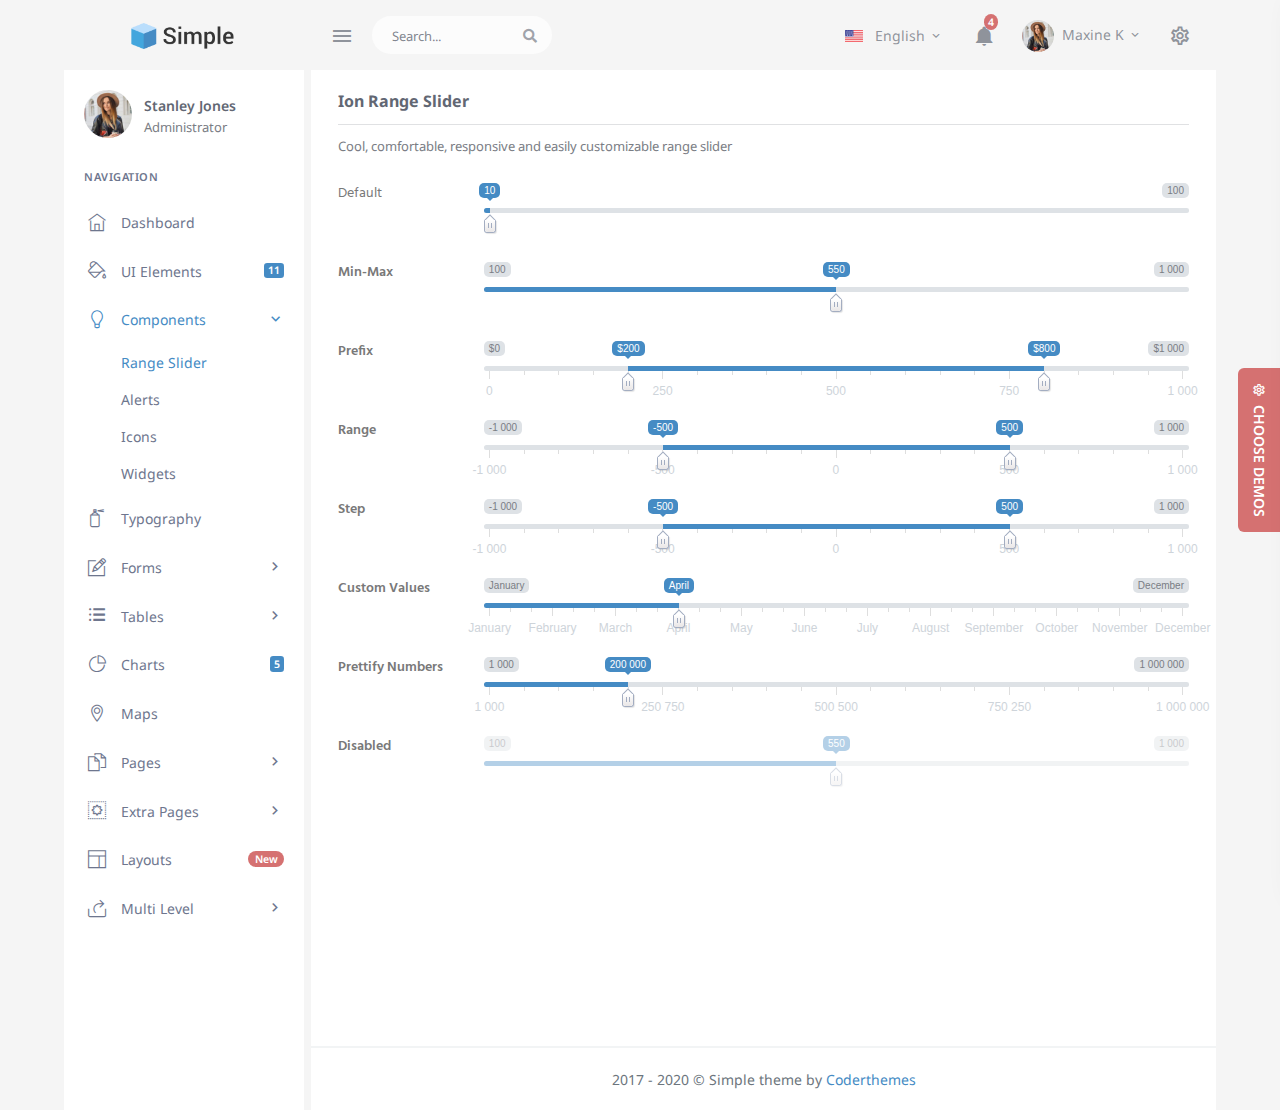
<file: storage/template/admin/components-range-slider.html>
<!DOCTYPE html>
<html lang="en">

    <head>
        <meta charset="utf-8" />
        <title>Ion Range Slider | Simple - Responsive Bootstrap 4 Admin Dashboard</title>
        <meta name="viewport" content="width=device-width, initial-scale=1.0">
        <meta content="Responsive bootstrap 4 admin template" name="description" />
        <meta content="Coderthemes" name="author" />
        <meta http-equiv="X-UA-Compatible" content="IE=edge" />
        <!-- App favicon -->
        <link rel="shortcut icon" href="assets/images/favicon.ico">
        <!-- Plugin css -->
        <link href="assets/libs/ion-rangeslider/ion.rangeSlider.css" rel="stylesheet" type="text/css" />
        <!-- App css -->
        <link href="assets/css/bootstrap.min.css" rel="stylesheet" type="text/css" id="bootstrap-stylesheet" />
        <link href="assets/css/icons.min.css" rel="stylesheet" type="text/css" />
        <link href="assets/css/app.min.css" rel="stylesheet" type="text/css" id="app-stylesheet" />

    </head>

    <body>

        <!-- Begin page -->
        <div id="wrapper">

            
            <!-- Topbar Start -->
            <div class="navbar-custom">
                <ul class="list-unstyled topnav-menu float-right mb-0">

                    <li class="dropdown d-none d-lg-block">
                        <a class="nav-link dropdown-toggle mr-0" data-toggle="dropdown" href="#" role="button" aria-haspopup="false" aria-expanded="false">
                            <img src="assets/images/flags/us.jpg" alt="user-image" class="mr-2" height="12"> <span class="align-middle">English <i class="mdi mdi-chevron-down"></i> </span>
                        </a>
                        <div class="dropdown-menu dropdown-menu-right">
                             <!-- item-->
                             <a href="javascript:void(0);" class="dropdown-item notify-item">
                                    <img src="assets/images/flags/spain.jpg" alt="user-image" class="mr-2" height="12"> <span class="align-middle">Spanish</span>
                             </a>

                             <!-- item-->
                             <a href="javascript:void(0);" class="dropdown-item notify-item">
                                    <img src="assets/images/flags/italy.jpg" alt="user-image" class="mr-2" height="12"> <span class="align-middle">Italian</span>
                             </a>

                            <!-- item-->
                            <a href="javascript:void(0);" class="dropdown-item notify-item">
                                <img src="assets/images/flags/french.jpg" alt="user-image" class="mr-2" height="12"> <span class="align-middle">French</span>
                            </a>

                            <!-- item-->
                            <a href="javascript:void(0);" class="dropdown-item notify-item">
                                <img src="assets/images/flags/russia.jpg" alt="user-image" class="mr-2" height="12"> <span class="align-middle">Russian</span>
                            </a>
                        </div>
                    </li>

                    <li class="dropdown notification-list">
                        <a class="nav-link dropdown-toggle" data-toggle="dropdown" href="#" role="button" aria-haspopup="false" aria-expanded="false">
                            <i class="mdi mdi-bell noti-icon"></i>
                            <span class="badge badge-danger rounded-circle noti-icon-badge">4</span>
                        </a>
                        <div class="dropdown-menu dropdown-menu-right dropdown-lg">

                            <!-- item-->
                            <div class="dropdown-item noti-title">
                                <h5 class="font-16 m-0">
                                    <span class="float-right">
                                        <a href="" class="text-dark">
                                            <small>Clear All</small>
                                        </a>
                                    </span>Notification
                                </h5>
                            </div>

                            <div class="slimscroll noti-scroll">

                                 <!-- item-->
                                 <a href="javascript:void(0);" class="dropdown-item notify-item">
                                        <div class="notify-icon bg-success"><i class="mdi mdi-comment-account-outline"></i></div>
                                        <p class="notify-details">Caleb Flakelar commented on Admin<small class="text-muted">1 min ago</small></p>
                                    </a>

                                    <!-- item-->
                                    <a href="javascript:void(0);" class="dropdown-item notify-item">
                                        <div class="notify-icon bg-info"><i class="mdi mdi-account-plus"></i></div>
                                        <p class="notify-details">New user registered.<small class="text-muted">5 hours ago</small></p>
                                    </a>

                                    <!-- item-->
                                    <a href="javascript:void(0);" class="dropdown-item notify-item">
                                        <div class="notify-icon bg-danger"><i class="mdi mdi-heart"></i></div>
                                        <p class="notify-details">Carlos Crouch liked <b>Admin</b><small class="text-muted">3 days ago</small></p>
                                    </a>

                                    <!-- item-->
                                    <a href="javascript:void(0);" class="dropdown-item notify-item">
                                        <div class="notify-icon bg-warning"><i class="mdi mdi-comment-account-outline"></i></div>
                                        <p class="notify-details">Caleb Flakelar commented on Admin<small class="text-muted">4 days ago</small></p>
                                    </a>

                                    <!-- item-->
                                    <a href="javascript:void(0);" class="dropdown-item notify-item">
                                        <div class="notify-icon bg-primary">
                                            <i class="mdi mdi-heart"></i>
                                        </div>
                                        <p class="notify-details">Carlos Crouch liked <b>Admin</b>
                                            <small class="text-muted">13 days ago</small>
                                        </p>
                                    </a>
                            </div>

                            <!-- All-->
                            <a href="javascript:void(0);" class="dropdown-item text-primary text-center notify-item notify-all ">
                                View all
                                <i class="fi-arrow-right"></i>
                            </a>

                        </div>
                    </li>

                    <li class="dropdown notification-list">
                        <a class="nav-link dropdown-toggle nav-user mr-0" data-toggle="dropdown" href="#" role="button" aria-haspopup="false" aria-expanded="false">
                            <img src="assets/images/users/avatar-1.jpg" alt="user-image" class="rounded-circle">
                            <span class="pro-user-name ml-1">
                                    Maxine K  <i class="mdi mdi-chevron-down"></i> 
                            </span>
                        </a>
                        <div class="dropdown-menu dropdown-menu-right profile-dropdown ">
                            <!-- item-->
                            <div class="dropdown-header noti-title">
                                <h6 class="text-overflow m-0">Welcome !</h6>
                            </div>

                            <!-- item-->
                            <a href="javascript:void(0);" class="dropdown-item notify-item">
                                <i class="mdi mdi-account-outline"></i>
                                <span>Profile</span>
                            </a>

                            <!-- item-->
                            <a href="javascript:void(0);" class="dropdown-item notify-item">
                                <i class="mdi mdi-settings-outline"></i>
                                <span>Settings</span>
                            </a>

                            <!-- item-->
                            <a href="javascript:void(0);" class="dropdown-item notify-item">
                                <i class="mdi mdi-lock-outline"></i>
                                <span>Lock Screen</span>
                            </a>

                            <div class="dropdown-divider"></div>

                            <!-- item-->
                            <a href="javascript:void(0);" class="dropdown-item notify-item">
                                <i class="mdi mdi-logout-variant"></i>
                                <span>Logout</span>
                            </a>

                        </div>
                    </li>

                    <li class="dropdown notification-list">
                        <a href="javascript:void(0);" class="nav-link right-bar-toggle">
                            <i class="mdi mdi-settings-outline noti-icon"></i>
                        </a>
                    </li>


                </ul>

                <!-- LOGO -->
                <div class="logo-box">
                    <a href="index.html" class="logo text-center logo-dark">
                        <span class="logo-lg">
                            <img src="assets/images/logo-dark.png" alt="" height="26">
                            <!-- <span class="logo-lg-text-dark">Simple</span> -->
                        </span>
                        <span class="logo-sm">
                            <!-- <span class="logo-lg-text-dark">S</span> -->
                            <img src="assets/images/logo-sm.png" alt="" height="22">
                        </span>
                    </a>

                    <a href="index.html" class="logo text-center logo-light">
                        <span class="logo-lg">
                            <img src="assets/images/logo-light.png" alt="" height="26">
                            <!-- <span class="logo-lg-text-light">Simple</span> -->
                        </span>
                        <span class="logo-sm">
                            <!-- <span class="logo-lg-text-light">S</span> -->
                            <img src="assets/images/logo-sm.png" alt="" height="22">
                        </span>
                    </a>
                </div>

                <ul class="list-unstyled topnav-menu topnav-menu-left m-0">
                    <li>
                        <button class="button-menu-mobile">
                            <i class="mdi mdi-menu"></i>
                        </button>
                    </li>
        
                    <li class="d-none d-sm-block">
                        <form class="app-search">
                            <div class="app-search-box">
                                <div class="input-group">
                                    <input type="text" class="form-control" placeholder="Search...">
                                    <div class="input-group-append">
                                        <button class="btn" type="submit">
                                            <i class="fas fa-search"></i>
                                        </button>
                                    </div>
                                </div>
                            </div>
                        </form>
                    </li>
                </ul>
            </div>
            <!-- end Topbar --> <!-- ========== Left Sidebar Start ========== -->
<div class="left-side-menu">


                <div class="user-box">
                        <div class="float-left">
                            <img src="assets/images/users/avatar-1.jpg" alt="" class="avatar-md rounded-circle">
                        </div>
                        <div class="user-info">
                            <a href="#">Stanley Jones</a>
                            <p class="text-muted m-0">Administrator</p>
                        </div>
                    </div>
    
            <!--- Sidemenu -->
            <div id="sidebar-menu">
    
                <ul class="metismenu" id="side-menu">
    
                    <li class="menu-title">Navigation</li>
    
                    <li>
                        <a href="index.html">
                            <i class="ti-home"></i>
                            <span> Dashboard </span>
                        </a>
                    </li>
    
                    <li>
                        <a href="ui-elements.html">
                            <i class="ti-paint-bucket"></i>
                            <span> UI Elements </span>
                            <span class="badge badge-primary float-right">11</span>
                        </a>
                    </li>
    
                    <li>
                        <a href="javascript: void(0);">
                            <i class="ti-light-bulb"></i>
                            <span> Components </span>
                            <span class="menu-arrow"></span>
                        </a>
                        <ul class="nav-second-level" aria-expanded="false">
                            <li><a href="components-range-slider.html">Range Slider</a></li>
                            <li><a href="components-alerts.html">Alerts</a></li>
                            <li><a href="components-icons.html">Icons</a></li>
                            <li><a href="components-widgets.html">Widgets</a></li>
                        </ul>
                    </li>

                    <li>
                        <a href="typography.html">
                            <i class="ti-spray"></i>
                            <span> Typography </span>
                        </a>
                    </li>
    
                    <li>
                        <a href="javascript: void(0);">
                            <i class="ti-pencil-alt"></i>
                            <span>  Forms  </span>
                            <span class="menu-arrow"></span>
                        </a>
                        <ul class="nav-second-level" aria-expanded="false">
                            <li><a href="forms-general.html">General Elements</a></li>
                            <li><a href="forms-advanced.html">Advanced Form</a></li>
                        </ul>
                    </li>
    
                    <li>
                        <a href="javascript: void(0);">
                            <i class="ti-menu-alt"></i>
                            <span>  Tables </span>
                            <span class="menu-arrow"></span>
                        </a>
                        <ul class="nav-second-level" aria-expanded="false">
                            <li><a href="tables-basic.html">Basic Tables</a></li>
                            <li><a href="tables-advanced.html">Advanced Tables</a></li>
                        </ul>
                    </li>
    
                    <li>
                        <a href="charts.html">
                            <i class="ti-pie-chart"></i>
                            <span>  Charts  </span>
                            <span class="badge badge-primary float-right">5</span>
                        </a>
                    </li>
    
                    <li>
                        <a href="maps.html">
                            <i class="ti-location-pin"></i>
                            <span> Maps </span>
                        </a>
                    </li>
    
                    <li>
                        <a href="javascript: void(0);">
                            <i class="ti-files"></i>
                            <span> Pages </span>
                            <span class="menu-arrow"></span>
                        </a>
                        <ul class="nav-second-level" aria-expanded="false">
                            <li><a href="pages-login.html">Login</a></li>
                            <li><a href="pages-register.html">Register</a></li>
                            <li><a href="pages-forget-password.html">Forget Password</a></li>
                            <li><a href="pages-lock-screen.html">Lock-screen</a></li>
                            <li><a href="pages-blank.html">Blank page</a></li>
                            <li><a href="pages-404.html">Error 404</a></li>
                            <li><a href="pages-confirm-mail.html">Confirm Mail</a></li>
                            <li><a href="pages-session-expired.html">Session Expired</a></li>
                        </ul>
                    </li>
    
                    <li>
                        <a href="javascript: void(0);">
                            <i class="ti-widget"></i>
                            <span> Extra Pages </span>
                            <span class="menu-arrow"></span>
                        </a>
                        <ul class="nav-second-level" aria-expanded="false">
    
                            <li><a href="extras-timeline.html">Timeline</a></li>
                            <li><a href="extras-invoice.html">Invoice</a></li>
                            <li><a href="extras-profile.html">Profile</a></li>
                            <li><a href="extras-calendar.html">Calendar</a></li>
                            <li><a href="extras-faqs.html">FAQs</a></li>
                            <li><a href="extras-pricing.html">Pricing</a></li>
                            <li><a href="extras-contacts.html">Contacts</a></li>
                        </ul>
                    </li>

                    <li>
                        <a href="javascript: void(0);">
                            <i class="ti-layout"></i>
                            <span> Layouts </span>
                            <span class="badge badge-danger badge-pill float-right">New</span>
                        </a>
                        <ul class="nav-second-level" aria-expanded="false">
                            <li><a href="layouts-horizontal.html">Horizontal</a></li>
                            <li><a href="layouts-dark-sidebar.html">Dark Sidebar</a></li>
                            <li><a href="layouts-small-sidebar.html">Small Sidebar</a></li>
                            <li><a href="layouts-sidebar-collapsed.html">Sidebar Collapsed</a></li>
                        </ul>
                    </li>
    
                    <li>
                        <a href="javascript: void(0);">
                            <i class="ti-share"></i>
                            <span>  Multi Level  </span>
                            <span class="menu-arrow"></span>
                        </a>
                        <ul class="nav-second-level nav" aria-expanded="false">
                            <li>
                                <a href="javascript: void(0);">Level 1.1</a>
                            </li>
                            <li>
                                <a href="javascript: void(0);" aria-expanded="false">Level 1.2
                                        <span class="menu-arrow"></span>
                                    </a>
                                <ul class="nav-third-level nav" aria-expanded="false">
                                    <li>
                                        <a href="javascript: void(0);">Level 2.1</a>
                                    </li>
                                    <li>
                                        <a href="javascript: void(0);">Level 2.2</a>
                                    </li>
                                </ul>
                            </li>
                        </ul>
                    </li>
                </ul>
    
            </div>
            <!-- End Sidebar -->
    
            <div class="clearfix"></div>

    
    </div>
    <!-- Left Sidebar End -->

            <!-- ============================================================== -->
            <!-- Start Page Content here -->
            <!-- ============================================================== -->

            <div class="content-page">
                <div class="content">

                    <!-- Start container-fluid -->
                    <div class="container-fluid">

                        <!-- start  -->
                        <div class="row">
                            <div class="col-12">
                                <div>
                                    <h4 class="header-title">Ion Range Slider</h4>
                                </div>
                            </div>
                        </div>
                        <!-- end row -->

                        <div class="row">
                            <div class="col-12">
                                <div>
                                    <p class="sub-header">
                                        Cool, comfortable, responsive and easily customizable range slider
                                    </p>

                                    <form class="form-horizontal">
                                        <div class="form-group row mb-4">
                                            <label for="range_01" class="col-lg-2 control-label">Default</label>
                                            <div class="col-lg-10">
                                                <input type="text" id="range_01">
                                            </div>
                                        </div>
                                        <div class="form-group row mb-4">
                                            <label for="range_02" class="col-lg-2 control-label"><b>Min-Max</b></label>
                                            <div class="col-lg-10">
                                                <input type="text" id="range_02">
                                            </div>
                                        </div>
                                        <div class="form-group row mb-4">
                                            <label for="range_03" class="col-lg-2 control-label"><b>Prefix</b></label>
                                            <div class="col-lg-10">
                                                <input type="text" id="range_03">
                                            </div>
                                        </div>
                                        <div class="form-group row mb-4">
                                            <label for="range_04" class="col-lg-2 control-label"><b>Range</b></label>
                                            <div class="col-lg-10">
                                                <input type="text" id="range_04">
                                            </div>
                                        </div>
                                        <div class="form-group row mb-4">
                                            <label for="range_05" class="col-lg-2 control-label"><b>Step</b></label>
                                            <div class="col-lg-10">
                                                <input type="text" id="range_05">
                                            </div>
                                        </div>
                                        <div class="form-group row mb-4">
                                            <label for="range_06" class="col-lg-2 control-label"><b>Custom Values</b></label>
                                            <div class="col-lg-10">
                                                <input type="text" id="range_06">
                                            </div>
                                        </div>
                                        <div class="form-group row mb-4">
                                            <label for="range_07" class="col-lg-2 control-label"><b>Prettify Numbers</b></label>
                                            <div class="col-lg-10">
                                                <input type="text" id="range_07">
                                            </div>
                                        </div>
                                        <div class="form-group row mb-4 mb-0">
                                            <label for="range_08" class="col-lg-2 control-label"><b>Disabled</b></label>
                                            <div class="col-lg-10">
                                                <input type="text" id="range_08">
                                            </div>
                                        </div>
                                    </form>
                                </div>

                            </div>
                        </div>
                        <!-- end -->

                    </div>
                    <!-- end container-fluid -->

                    

                    <!-- Footer Start -->
                    <footer class="footer">
                        <div class="container-fluid">
                            <div class="row">
                                <div class="col-md-12">
                                    2017 - 2020 &copy; Simple theme by <a href="">Coderthemes</a>
                                </div>
                            </div>
                        </div>
                    </footer>
                    <!-- end Footer -->

                </div>
                <!-- end content -->

            </div>
            <!-- END content-page -->

        </div>
        <!-- END wrapper -->
        
        
        <!-- Right Sidebar -->
        <div class="right-bar">
            <div class="rightbar-title">
                <a href="javascript:void(0);" class="right-bar-toggle float-right">
                    <i class="mdi mdi-close"></i>
                </a>
                <h5 class="font-16 m-0 text-white">Theme Customizer</h5>
            </div>
            <div class="slimscroll-menu">
        
                <div class="p-4">
                    <div class="alert alert-warning" role="alert">
                        <strong>Customize </strong> the overall color scheme, layout, etc.
                    </div>
                    <div class="mb-2">
                        <img src="assets/images/layouts/light.png" class="img-fluid img-thumbnail" alt="">
                    </div>
                    <div class="custom-control custom-switch mb-3">
                        <input type="checkbox" class="custom-control-input theme-choice" id="light-mode-switch" checked />
                        <label class="custom-control-label" for="light-mode-switch">Light Mode</label>
                    </div>
            
                    <div class="mb-2">
                        <img src="assets/images/layouts/dark.png" class="img-fluid img-thumbnail" alt="">
                    </div>
                    <div class="custom-control custom-switch mb-3">
                        <input type="checkbox" class="custom-control-input theme-choice" id="dark-mode-switch" data-bsStyle="assets/css/bootstrap-dark.min.css" 
                            data-appStyle="assets/css/app-dark.min.css" />
                        <label class="custom-control-label" for="dark-mode-switch">Dark Mode</label>
                    </div>
            
                    <div class="mb-2">
                        <img src="assets/images/layouts/rtl.png" class="img-fluid img-thumbnail" alt="">
                    </div>
                    <div class="custom-control custom-switch mb-5">
                        <input type="checkbox" class="custom-control-input theme-choice" id="rtl-mode-switch" data-appStyle="assets/css/app-rtl.min.css" />
                        <label class="custom-control-label" for="rtl-mode-switch">RTL Mode</label>
                    </div>

                    <a href="https://1.envato.market/EK71X" class="btn btn-danger btn-block mt-3" target="_blank"><i class="mdi mdi-download mr-1"></i> Download Now</a>
                </div>
            </div> <!-- end slimscroll-menu-->
        </div>
        <!-- /Right-bar -->

        <!-- Right bar overlay-->
        <div class="rightbar-overlay"></div>

        <a href="javascript:void(0);" class="right-bar-toggle demos-show-btn">
            <i class="mdi mdi-settings-outline mdi-spin"></i> &nbsp;Choose Demos
        </a>

        <!-- Vendor js -->
        <script src="assets/js/vendor.min.js"></script>

        <!-- Ion Range Slider-->
        <script src="assets/libs/ion-rangeslider/ion.rangeSlider.min.js"></script>

        <!-- Range slider init js-->
        <script src="assets/js/pages/range-sliders.init.js"></script>

        <!-- App js -->
        <script src="assets/js/app.min.js"></script>

    </body>

</html>
</file>
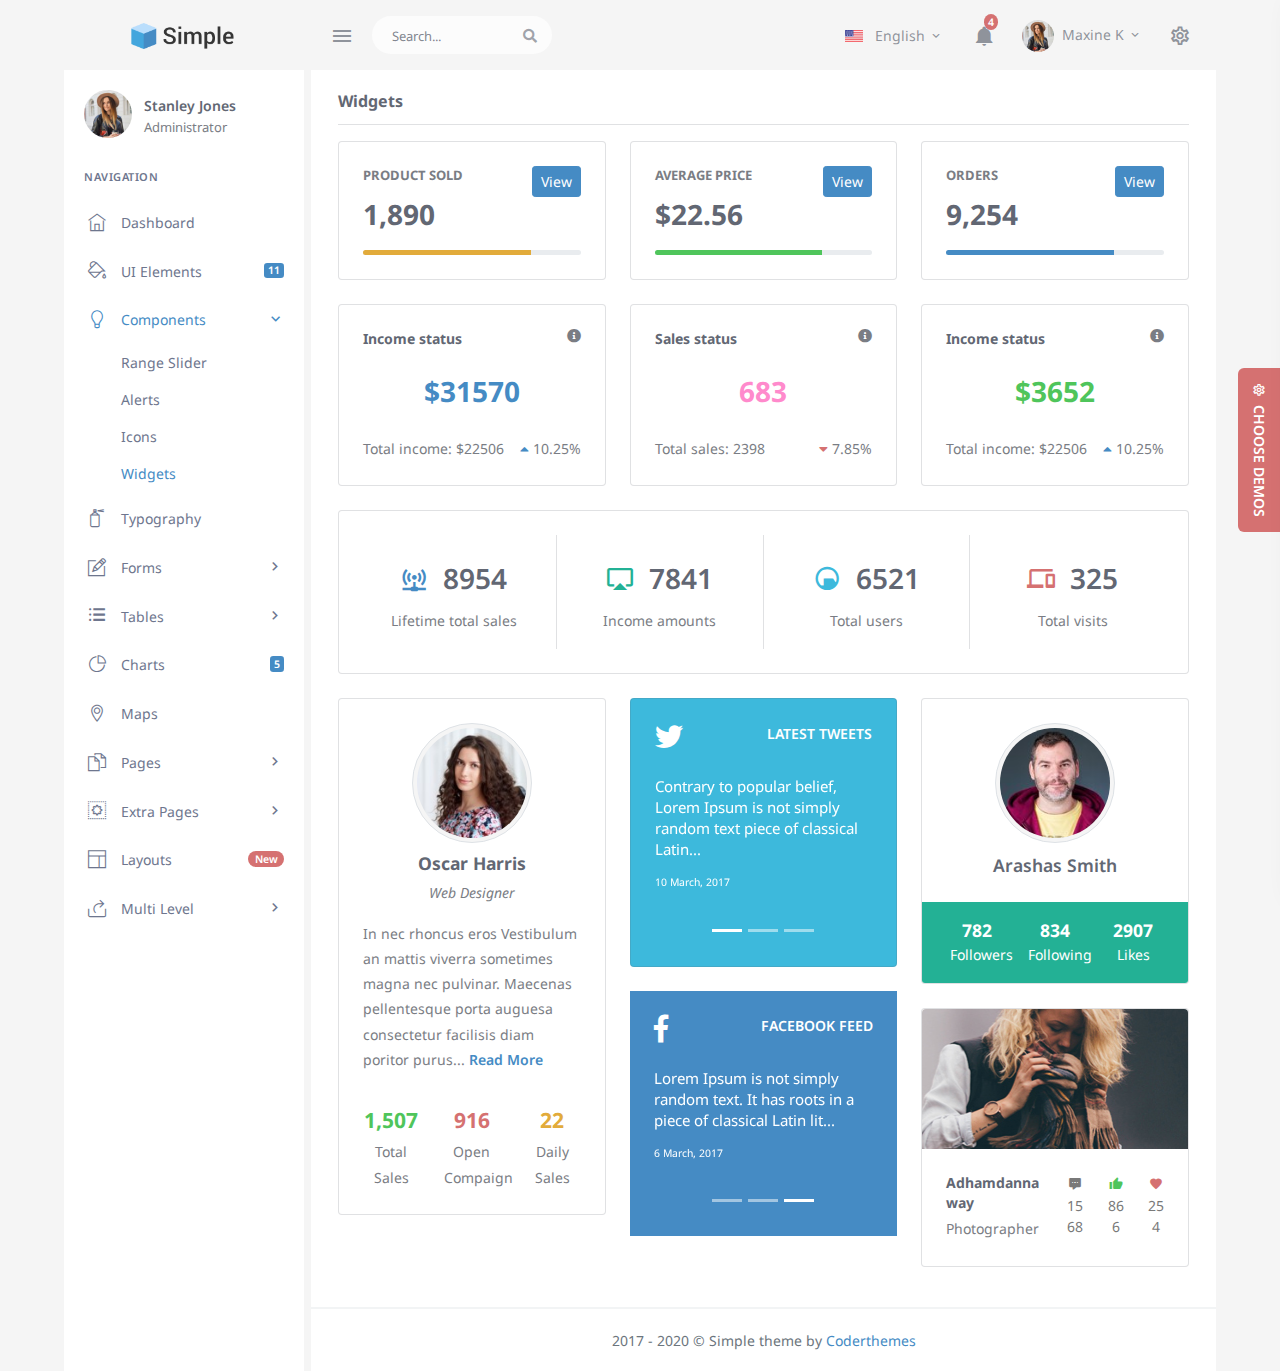
<file: storage/template/admin/components-widgets.html>
<!DOCTYPE html>
<html lang="en">

    <head>
        <meta charset="utf-8" />
        <title>Widgets | Simple - Responsive Bootstrap 4 Admin Dashboard</title>
        <meta name="viewport" content="width=device-width, initial-scale=1.0">
        <meta content="Responsive bootstrap 4 admin template" name="description" />
        <meta content="Coderthemes" name="author" />
        <meta http-equiv="X-UA-Compatible" content="IE=edge" />
        <!-- App favicon -->
        <link rel="shortcut icon" href="assets/images/favicon.ico">
        <!-- App css -->
        <link href="assets/css/bootstrap.min.css" rel="stylesheet" type="text/css" id="bootstrap-stylesheet" />
        <link href="assets/css/icons.min.css" rel="stylesheet" type="text/css" />
        <link href="assets/css/app.min.css" rel="stylesheet" type="text/css" id="app-stylesheet" />

    </head>

    <body>

        <!-- Begin page -->
        <div id="wrapper">

            
            <!-- Topbar Start -->
            <div class="navbar-custom">
                <ul class="list-unstyled topnav-menu float-right mb-0">

                    <li class="dropdown d-none d-lg-block">
                        <a class="nav-link dropdown-toggle mr-0" data-toggle="dropdown" href="#" role="button" aria-haspopup="false" aria-expanded="false">
                            <img src="assets/images/flags/us.jpg" alt="user-image" class="mr-2" height="12"> <span class="align-middle">English <i class="mdi mdi-chevron-down"></i> </span>
                        </a>
                        <div class="dropdown-menu dropdown-menu-right">
                             <!-- item-->
                             <a href="javascript:void(0);" class="dropdown-item notify-item">
                                    <img src="assets/images/flags/spain.jpg" alt="user-image" class="mr-2" height="12"> <span class="align-middle">Spanish</span>
                             </a>

                             <!-- item-->
                             <a href="javascript:void(0);" class="dropdown-item notify-item">
                                    <img src="assets/images/flags/italy.jpg" alt="user-image" class="mr-2" height="12"> <span class="align-middle">Italian</span>
                             </a>

                            <!-- item-->
                            <a href="javascript:void(0);" class="dropdown-item notify-item">
                                <img src="assets/images/flags/french.jpg" alt="user-image" class="mr-2" height="12"> <span class="align-middle">French</span>
                            </a>

                            <!-- item-->
                            <a href="javascript:void(0);" class="dropdown-item notify-item">
                                <img src="assets/images/flags/russia.jpg" alt="user-image" class="mr-2" height="12"> <span class="align-middle">Russian</span>
                            </a>
                        </div>
                    </li>

                    <li class="dropdown notification-list">
                        <a class="nav-link dropdown-toggle" data-toggle="dropdown" href="#" role="button" aria-haspopup="false" aria-expanded="false">
                            <i class="mdi mdi-bell noti-icon"></i>
                            <span class="badge badge-danger rounded-circle noti-icon-badge">4</span>
                        </a>
                        <div class="dropdown-menu dropdown-menu-right dropdown-lg">

                            <!-- item-->
                            <div class="dropdown-item noti-title">
                                <h5 class="font-16 m-0">
                                    <span class="float-right">
                                        <a href="" class="text-dark">
                                            <small>Clear All</small>
                                        </a>
                                    </span>Notification
                                </h5>
                            </div>

                            <div class="slimscroll noti-scroll">

                                 <!-- item-->
                                 <a href="javascript:void(0);" class="dropdown-item notify-item">
                                        <div class="notify-icon bg-success"><i class="mdi mdi-comment-account-outline"></i></div>
                                        <p class="notify-details">Caleb Flakelar commented on Admin<small class="text-muted">1 min ago</small></p>
                                    </a>

                                    <!-- item-->
                                    <a href="javascript:void(0);" class="dropdown-item notify-item">
                                        <div class="notify-icon bg-info"><i class="mdi mdi-account-plus"></i></div>
                                        <p class="notify-details">New user registered.<small class="text-muted">5 hours ago</small></p>
                                    </a>

                                    <!-- item-->
                                    <a href="javascript:void(0);" class="dropdown-item notify-item">
                                        <div class="notify-icon bg-danger"><i class="mdi mdi-heart"></i></div>
                                        <p class="notify-details">Carlos Crouch liked <b>Admin</b><small class="text-muted">3 days ago</small></p>
                                    </a>

                                    <!-- item-->
                                    <a href="javascript:void(0);" class="dropdown-item notify-item">
                                        <div class="notify-icon bg-warning"><i class="mdi mdi-comment-account-outline"></i></div>
                                        <p class="notify-details">Caleb Flakelar commented on Admin<small class="text-muted">4 days ago</small></p>
                                    </a>

                                    <!-- item-->
                                    <a href="javascript:void(0);" class="dropdown-item notify-item">
                                        <div class="notify-icon bg-primary">
                                            <i class="mdi mdi-heart"></i>
                                        </div>
                                        <p class="notify-details">Carlos Crouch liked <b>Admin</b>
                                            <small class="text-muted">13 days ago</small>
                                        </p>
                                    </a>
                            </div>

                            <!-- All-->
                            <a href="javascript:void(0);" class="dropdown-item text-primary text-center notify-item notify-all ">
                                View all
                                <i class="fi-arrow-right"></i>
                            </a>

                        </div>
                    </li>

                    <li class="dropdown notification-list">
                        <a class="nav-link dropdown-toggle nav-user mr-0" data-toggle="dropdown" href="#" role="button" aria-haspopup="false" aria-expanded="false">
                            <img src="assets/images/users/avatar-1.jpg" alt="user-image" class="rounded-circle">
                            <span class="pro-user-name ml-1">
                                    Maxine K  <i class="mdi mdi-chevron-down"></i> 
                            </span>
                        </a>
                        <div class="dropdown-menu dropdown-menu-right profile-dropdown ">
                            <!-- item-->
                            <div class="dropdown-header noti-title">
                                <h6 class="text-overflow m-0">Welcome !</h6>
                            </div>

                            <!-- item-->
                            <a href="javascript:void(0);" class="dropdown-item notify-item">
                                <i class="mdi mdi-account-outline"></i>
                                <span>Profile</span>
                            </a>

                            <!-- item-->
                            <a href="javascript:void(0);" class="dropdown-item notify-item">
                                <i class="mdi mdi-settings-outline"></i>
                                <span>Settings</span>
                            </a>

                            <!-- item-->
                            <a href="javascript:void(0);" class="dropdown-item notify-item">
                                <i class="mdi mdi-lock-outline"></i>
                                <span>Lock Screen</span>
                            </a>

                            <div class="dropdown-divider"></div>

                            <!-- item-->
                            <a href="javascript:void(0);" class="dropdown-item notify-item">
                                <i class="mdi mdi-logout-variant"></i>
                                <span>Logout</span>
                            </a>

                        </div>
                    </li>

                    <li class="dropdown notification-list">
                        <a href="javascript:void(0);" class="nav-link right-bar-toggle">
                            <i class="mdi mdi-settings-outline noti-icon"></i>
                        </a>
                    </li>


                </ul>

                <!-- LOGO -->
                <div class="logo-box">
                    <a href="index.html" class="logo text-center logo-dark">
                        <span class="logo-lg">
                            <img src="assets/images/logo-dark.png" alt="" height="26">
                            <!-- <span class="logo-lg-text-dark">Simple</span> -->
                        </span>
                        <span class="logo-sm">
                            <!-- <span class="logo-lg-text-dark">S</span> -->
                            <img src="assets/images/logo-sm.png" alt="" height="22">
                        </span>
                    </a>

                    <a href="index.html" class="logo text-center logo-light">
                        <span class="logo-lg">
                            <img src="assets/images/logo-light.png" alt="" height="26">
                            <!-- <span class="logo-lg-text-light">Simple</span> -->
                        </span>
                        <span class="logo-sm">
                            <!-- <span class="logo-lg-text-light">S</span> -->
                            <img src="assets/images/logo-sm.png" alt="" height="22">
                        </span>
                    </a>
                </div>

                <ul class="list-unstyled topnav-menu topnav-menu-left m-0">
                    <li>
                        <button class="button-menu-mobile">
                            <i class="mdi mdi-menu"></i>
                        </button>
                    </li>
        
                    <li class="d-none d-sm-block">
                        <form class="app-search">
                            <div class="app-search-box">
                                <div class="input-group">
                                    <input type="text" class="form-control" placeholder="Search...">
                                    <div class="input-group-append">
                                        <button class="btn" type="submit">
                                            <i class="fas fa-search"></i>
                                        </button>
                                    </div>
                                </div>
                            </div>
                        </form>
                    </li>
                </ul>
            </div>
            <!-- end Topbar --> <!-- ========== Left Sidebar Start ========== -->
<div class="left-side-menu">


                <div class="user-box">
                        <div class="float-left">
                            <img src="assets/images/users/avatar-1.jpg" alt="" class="avatar-md rounded-circle">
                        </div>
                        <div class="user-info">
                            <a href="#">Stanley Jones</a>
                            <p class="text-muted m-0">Administrator</p>
                        </div>
                    </div>
    
            <!--- Sidemenu -->
            <div id="sidebar-menu">
    
                <ul class="metismenu" id="side-menu">
    
                    <li class="menu-title">Navigation</li>
    
                    <li>
                        <a href="index.html">
                            <i class="ti-home"></i>
                            <span> Dashboard </span>
                        </a>
                    </li>
    
                    <li>
                        <a href="ui-elements.html">
                            <i class="ti-paint-bucket"></i>
                            <span> UI Elements </span>
                            <span class="badge badge-primary float-right">11</span>
                        </a>
                    </li>
    
                    <li>
                        <a href="javascript: void(0);">
                            <i class="ti-light-bulb"></i>
                            <span> Components </span>
                            <span class="menu-arrow"></span>
                        </a>
                        <ul class="nav-second-level" aria-expanded="false">
                            <li><a href="components-range-slider.html">Range Slider</a></li>
                            <li><a href="components-alerts.html">Alerts</a></li>
                            <li><a href="components-icons.html">Icons</a></li>
                            <li><a href="components-widgets.html">Widgets</a></li>
                        </ul>
                    </li>

                    <li>
                        <a href="typography.html">
                            <i class="ti-spray"></i>
                            <span> Typography </span>
                        </a>
                    </li>
    
                    <li>
                        <a href="javascript: void(0);">
                            <i class="ti-pencil-alt"></i>
                            <span>  Forms  </span>
                            <span class="menu-arrow"></span>
                        </a>
                        <ul class="nav-second-level" aria-expanded="false">
                            <li><a href="forms-general.html">General Elements</a></li>
                            <li><a href="forms-advanced.html">Advanced Form</a></li>
                        </ul>
                    </li>
    
                    <li>
                        <a href="javascript: void(0);">
                            <i class="ti-menu-alt"></i>
                            <span>  Tables </span>
                            <span class="menu-arrow"></span>
                        </a>
                        <ul class="nav-second-level" aria-expanded="false">
                            <li><a href="tables-basic.html">Basic Tables</a></li>
                            <li><a href="tables-advanced.html">Advanced Tables</a></li>
                        </ul>
                    </li>
    
                    <li>
                        <a href="charts.html">
                            <i class="ti-pie-chart"></i>
                            <span>  Charts  </span>
                            <span class="badge badge-primary float-right">5</span>
                        </a>
                    </li>
    
                    <li>
                        <a href="maps.html">
                            <i class="ti-location-pin"></i>
                            <span> Maps </span>
                        </a>
                    </li>
    
                    <li>
                        <a href="javascript: void(0);">
                            <i class="ti-files"></i>
                            <span> Pages </span>
                            <span class="menu-arrow"></span>
                        </a>
                        <ul class="nav-second-level" aria-expanded="false">
                            <li><a href="pages-login.html">Login</a></li>
                            <li><a href="pages-register.html">Register</a></li>
                            <li><a href="pages-forget-password.html">Forget Password</a></li>
                            <li><a href="pages-lock-screen.html">Lock-screen</a></li>
                            <li><a href="pages-blank.html">Blank page</a></li>
                            <li><a href="pages-404.html">Error 404</a></li>
                            <li><a href="pages-confirm-mail.html">Confirm Mail</a></li>
                            <li><a href="pages-session-expired.html">Session Expired</a></li>
                        </ul>
                    </li>
    
                    <li>
                        <a href="javascript: void(0);">
                            <i class="ti-widget"></i>
                            <span> Extra Pages </span>
                            <span class="menu-arrow"></span>
                        </a>
                        <ul class="nav-second-level" aria-expanded="false">
    
                            <li><a href="extras-timeline.html">Timeline</a></li>
                            <li><a href="extras-invoice.html">Invoice</a></li>
                            <li><a href="extras-profile.html">Profile</a></li>
                            <li><a href="extras-calendar.html">Calendar</a></li>
                            <li><a href="extras-faqs.html">FAQs</a></li>
                            <li><a href="extras-pricing.html">Pricing</a></li>
                            <li><a href="extras-contacts.html">Contacts</a></li>
                        </ul>
                    </li>

                    <li>
                        <a href="javascript: void(0);">
                            <i class="ti-layout"></i>
                            <span> Layouts </span>
                            <span class="badge badge-danger badge-pill float-right">New</span>
                        </a>
                        <ul class="nav-second-level" aria-expanded="false">
                            <li><a href="layouts-horizontal.html">Horizontal</a></li>
                            <li><a href="layouts-dark-sidebar.html">Dark Sidebar</a></li>
                            <li><a href="layouts-small-sidebar.html">Small Sidebar</a></li>
                            <li><a href="layouts-sidebar-collapsed.html">Sidebar Collapsed</a></li>
                        </ul>
                    </li>
    
                    <li>
                        <a href="javascript: void(0);">
                            <i class="ti-share"></i>
                            <span>  Multi Level  </span>
                            <span class="menu-arrow"></span>
                        </a>
                        <ul class="nav-second-level nav" aria-expanded="false">
                            <li>
                                <a href="javascript: void(0);">Level 1.1</a>
                            </li>
                            <li>
                                <a href="javascript: void(0);" aria-expanded="false">Level 1.2
                                        <span class="menu-arrow"></span>
                                    </a>
                                <ul class="nav-third-level nav" aria-expanded="false">
                                    <li>
                                        <a href="javascript: void(0);">Level 2.1</a>
                                    </li>
                                    <li>
                                        <a href="javascript: void(0);">Level 2.2</a>
                                    </li>
                                </ul>
                            </li>
                        </ul>
                    </li>
                </ul>
    
            </div>
            <!-- End Sidebar -->
    
            <div class="clearfix"></div>

    
    </div>
    <!-- Left Sidebar End -->

            <!-- ============================================================== -->
            <!-- Start Page Content here -->
            <!-- ============================================================== -->

            <div class="content-page">
                <div class="content">

                    <!-- Start container-fluid -->
                    <div class="container-fluid">

                        <!-- start  -->
                        <div class="row">
                            <div class="col-12">
                                <div>
                                    <h4 class="header-title mb-3">Widgets</h4>
                                </div>
                            </div>
                        </div>
                        <!-- end row -->

                        <!-- row start -->
                        <div class="row">
                            <div class="col-sm-4">
                                <div class="card-box">
                                    <a href="#" class="btn btn-sm btn-primary float-right">View</a>
                                    <h6 class="text-muted font-13 mt-0 text-uppercase">Product Sold</h6>
                                    <h2 class="mb-3 mt-2"><span>1,890</span></h2>
                                    <div class="progress progress-sm m-0">
                                        <div class="progress-bar bg-warning" role="progressbar" aria-valuenow="77" aria-valuemin="0" aria-valuemax="100" style="width: 77%;">
                                            <span class="sr-only">77% Complete</span>
                                        </div>
                                    </div>
                                </div>
                            </div>

                            <div class="col-sm-4">
                                <div class="card-box">
                                    <a href="#" class="btn btn-sm btn-primary float-right">View</a>
                                    <h6 class="text-muted font-13 mt-0 text-uppercase">Average Price</h6>
                                    <h2 class="mb-3 mt-2">$<span>22.56</span></h2>
                                    <div class="progress progress-sm m-0">
                                        <div class="progress-bar bg-success" role="progressbar" aria-valuenow="77" aria-valuemin="0" aria-valuemax="100" style="width: 77%;">
                                            <span class="sr-only">77% Complete</span>
                                        </div>
                                    </div>
                                </div>
                            </div>

                            <div class="col-sm-4">
                                <div class="card-box">
                                    <a href="#" class="btn btn-sm btn-primary float-right">View</a>
                                    <h6 class="text-muted mt-0 font-13 text-uppercase">Orders</h6>
                                    <h2 class="mb-3">9,254</h2>
                                    <div class="progress progress-sm m-0">
                                        <div class="progress-bar bg-primary" role="progressbar" aria-valuenow="77" aria-valuemin="0" aria-valuemax="100" style="width: 77%;">
                                            <span class="sr-only">77% Complete</span>
                                        </div>
                                    </div>
                                </div>
                            </div>

                        </div>
                        <!-- End row -->

                        <div class="row">
                            <div class="col-md-4">
                                <div class="card-box">
                                    <i class="fa fa-info-circle text-muted float-right inform" data-toggle="tooltip" data-placement="bottom" title="" data-original-title="Tooltip on right"></i>
                                    <h6 class="mt-0 text-dark">Income status</h6>
                                    <h2 class="text-primary text-center mt-4 mb-4">$<span>31570</span></h2>
                                    <p class="text-muted mb-0">Total income: $22506 <span class="float-right"><i class="fa fa-caret-up text-primary mr-1"></i>10.25%</span></p>
                                </div>
                            </div>

                            <div class="col-md-4">
                                <div class="card-box">
                                    <i class="fa fa-info-circle text-muted float-right inform" data-toggle="tooltip" data-placement="bottom" title="" data-original-title="Tooltip on right"></i>
                                    <h6 class="mt-0 text-dark">Sales status</h6>
                                    <h2 class="text-pink text-center mt-4 mb-4"><span>683</span></h2>
                                    <p class="mb-0 text-muted">Total sales: 2398 <span class="float-right"><i class="fa fa-caret-down text-danger mr-1"></i>7.85%</span></p>
                                </div>
                            </div>

                            <div class="col-md-4">
                                <div class="card-box">
                                    <i class="fa fa-info-circle text-muted float-right inform" data-toggle="tooltip" data-placement="bottom" title="" data-original-title="Tooltip on right"></i>
                                    <h6 class="mt-0 text-dark">Income status</h6>
                                    <h2 class="text-success text-center mt-4 mb-4">$<span>3652</span></h2>
                                    <p class="mb-0 text-muted">Total income: $22506 <span class="float-right"><i class="fa fa-caret-up text-primary mr-1"></i>10.25%</span></p>
                                </div>
                            </div>
                        </div>
                        <!-- end row -->

                        <div class="row">
                            <div class="col-sm-12">
                                <div class="card-box widget-inline">
                                    <div class="row">
                                        <div class="col-md-6  col-xl-3 widget-inline-box">
                                            <div class="text-center p-3">
                                                <h2 class="mt-2"><i class="text-primary mdi mdi-access-point-network mr-2"></i> <b>8954</b></h2>
                                                <p class="text-muted mb-0">Lifetime total sales</p>
                                            </div>
                                        </div>

                                        <div class="col-md-6  col-xl-3 widget-inline-box">
                                            <div class="text-center p-3">
                                                <h2 class="mt-2"><i class="text-teal mdi mdi-airplay mr-2"></i> <b>7841</b></h2>
                                                <p class="text-muted mb-0">Income amounts</p>
                                            </div>
                                        </div>

                                        <div class="col-md-6  col-xl-3 widget-inline-box">
                                            <div class="text-center p-3">
                                                <h2 class="mt-2"><i class="text-info mdi mdi-black-mesa mr-2"></i> <b>6521</b></h2>
                                                <p class="text-muted mb-0">Total users</p>
                                            </div>
                                        </div>

                                        <div class="col-md-6  col-xl-3">
                                            <div class="text-center p-3">
                                                <h2 class="mt-2"><i class="text-danger mdi mdi-cellphone-link mr-2"></i> <b>325</b></h2>
                                                <p class="text-muted mb-0">Total visits</p>
                                            </div>
                                        </div>

                                    </div>
                                </div>
                            </div>
                        </div>
                        <!-- end row -->

                        <div class="row">
                            <div class="col-md-4">
                                <div class="card-box">
                                    <div class="text-center">
                                        <img src="assets/images/users/avatar-3.jpg" class="rounded-circle avatar-xxl img-thumbnail" alt="user-img">
                                        <h5 class="mb-1 mt-2">Oscar Harris</h5>
                                        <p class="text-muted mb-3"><i>Web Designer</i></p>
                                    </div>
                                    <p class="text-muted">In nec rhoncus eros Vestibulum an mattis viverra sometimes magna nec pulvinar. Maecenas pellentesque porta auguesa consectetur facilisis diam poritor purus... <a href="" class="text-primary"><b>Read More</b></a> </p>

                                    <div class="row text-center mt-4">
                                        <div class="col-4">
                                            <h4 class="text-success mb-1">1,507</h4>
                                            <p class="text-muted mb-0">Total Sales</p>
                                        </div>
                                        <div class="col-4">
                                            <h4 class="text-danger mb-1">916</h4>
                                            <p class="text-muted mb-0">Open Compaign</p>
                                        </div>
                                        <div class="col-4">
                                            <h4 class="text-warning mb-1">22</h4>
                                            <p class="text-muted mb-0">Daily Sales</p>
                                        </div>
                                    </div>
                                </div>
                            </div>

                            <div class="col-md-4">
                                <div class="card bg-info social-feed-box">
                                    <div class="card-body">
                                        <div class="">
                                            <span class="text-uppercase float-right text-white"><b>Latest Tweets</b></span>
                                            <i class="fab fa-twitter fa-2x text-white"></i>
                                        </div>

                                        <div id="twitter-slider" class="carousel slide social-feed-slider" data-ride="carousel">
                                            <ol class="carousel-indicators mb-0">
                                                <li data-target="#twitter-slider" data-slide-to="0" class="active"></li>
                                                <li data-target="#twitter-slider" data-slide-to="1" class=""></li>
                                                <li data-target="#twitter-slider" data-slide-to="2" class=""></li>
                                            </ol>
                                            <div class="carousel-inner">
                                                <div class="carousel-item active">
                                                    <div class="mt-4">
                                                        <h3 class="text-white font-weight-normal font-15">Contrary to popular belief, Lorem Ipsum is not simply random text piece of classical Latin...</h3>
                                                        <span class="font-13 text-white"><small>10 March, 2017</small></span>
                                                    </div>
                                                </div>
                                                <div class="carousel-item">
                                                    <div class="mt-4">
                                                        <h3 class="text-white font-weight-normal font-15">Latin literature from 45 BC,making it over 2000 years old. Contrary to popular belief...</h3>
                                                        <span class="font-13 text-white"><small>6 March, 2017</small></span>
                                                    </div>
                                                </div>
                                                <div class="carousel-item">
                                                    <div class="mt-4">
                                                        <h3 class="text-white font-weight-normal font-15">Lorem Ipsum is not simply random text. It has roots in a piece of classical Latin lit...</h3>
                                                        <span class="font-13 text-white"><small>6 March, 2017</small></span>
                                                    </div>
                                                </div>
                                            </div>
                                        </div>

                                    </div>
                                </div>

                                <div class="crad bg-primary social-feed-box">
                                    <div class="card-body">
                                        <div class="">
                                            <span class="text-uppercase float-right text-white"><b>Facebook Feed</b></span>
                                            <i class="fab fa-facebook-f fa-2x text-white"></i>
                                        </div>

                                        <div id="facebook-slider" class="carousel slide social-feed-slider" data-ride="carousel">
                                            <ol class="carousel-indicators mb-0">
                                                <li data-target="#facebook-slider" data-slide-to="0" class=""></li>
                                                <li data-target="#facebook-slider" data-slide-to="1" class=""></li>
                                                <li data-target="#facebook-slider" data-slide-to="2" class="active"></li>
                                            </ol>
                                            <div class="carousel-inner">
                                                <div class="carousel-item">
                                                    <div class="mt-4">
                                                        <h3 class="text-white font-weight-normal font-15">Contrary to popular belief, Lorem Ipsum is not simply random text piece of classical Latin...</h3>
                                                        <span class="font-13 text-white"><small>10 March, 2017</small></span>
                                                    </div>
                                                </div>
                                                <div class="carousel-item">
                                                    <div class="mt-4">
                                                        <h3 class="text-white font-weight-normal font-15">Latin literature from 45 BC,making it over 2000 years old. Contrary to popular belief...</h3>
                                                        <span class="font-13 text-white"><small>6 March, 2017</small></span>
                                                    </div>
                                                </div>
                                                <div class="carousel-item active">
                                                    <div class="mt-4">
                                                        <h3 class="text-white font-weight-normal font-15">Lorem Ipsum is not simply random text. It has roots in a piece of classical Latin lit...</h3>
                                                        <span class="font-13 text-white"><small>6 March, 2017</small></span>
                                                    </div>
                                                </div>
                                            </div>
                                        </div>

                                    </div>
                                </div>
                            </div>
                            <!--- end col -->

                            <div class="col-md-4">
                                <div class="card-box pb-0">
                                    <a href="javascript:;" class="mx-auto text-center text-dark" style="display: block;">
                                        <img src="assets/images/users/avatar-4.jpg" class="avatar-xxl center-page img-thumbnail rounded-circle" alt="">
                                        <div class="h5 m-b-0"><strong>Arashas Smith</strong></div>
                                    </a>
                                    <div class="bg-teal pull-in-card p-3 widget-box-two mb-0 mt-4 list-inline text-center row">
                                        <div class="col-4">
                                            <h5 class="text-white m-0">782</h5>
                                            <p class="text-white mb-0">Followers</p>
                                        </div>
                                        <div class="col-4">
                                            <h5 class="text-white m-0">834</h5>
                                            <p class="text-white mb-0">Following</p>
                                        </div>
                                        <div class="col-4">
                                            <h5 class="text-white m-0">2907</h5>
                                            <p class="text-white mb-0">Likes</p>
                                        </div>
                                    </div>
                                </div>

                                <div class="card panel-default hover-effect">
                                    <div class="card-heading p-0">
                                        <div class="pro-widget-img"></div>
                                    </div>
                                    <div class="card-body">
                                        <div class="row">
                                            <div class="clearfix col-lg-6 col-md-6 col-sm-6">
                                                <h6 class="mt-0 mb-1">Adhamdannaway</h6>
                                                <p class="text-muted f-16 align-center mb-0">Photographer</p>
                                            </div>
                                            <div class="col-lg-6 col-md-12 col-sm-6">
                                                <div class="row">
                                                    <div class="col-4">
                                                        <div class="text-center">
                                                            <i class="mdi mdi-comment-processing"></i>
                                                        </div>
                                                        <div class="text-center">
                                                            1568
                                                        </div>
                                                    </div>
                                                    <div class="col-4">
                                                        <div class="text-center">
                                                            <i class="mdi mdi-thumb-up text-success"></i>
                                                        </div>
                                                        <div class="text-center">
                                                            866
                                                        </div>
                                                    </div>
                                                    <div class="col-4">
                                                        <div class="text-center">
                                                            <i class="mdi mdi-heart text-danger"></i>
                                                        </div>
                                                        <div class="text-center">
                                                            254
                                                        </div>
                                                    </div>
                                                </div>
                                            </div>
                                        </div>
                                    </div>
                                </div>
                            </div>
                        </div>
                        <!-- end row -->

                    </div>
                    <!-- end container-fluid -->

                    

                    <!-- Footer Start -->
                    <footer class="footer">
                        <div class="container-fluid">
                            <div class="row">
                                <div class="col-md-12">
                                    2017 - 2020 &copy; Simple theme by <a href="">Coderthemes</a>
                                </div>
                            </div>
                        </div>
                    </footer>
                    <!-- end Footer -->

                </div>
                <!-- end content -->

            </div>
            <!-- END content-page -->

        </div>
        <!-- END wrapper -->

        
        <!-- Right Sidebar -->
        <div class="right-bar">
            <div class="rightbar-title">
                <a href="javascript:void(0);" class="right-bar-toggle float-right">
                    <i class="mdi mdi-close"></i>
                </a>
                <h5 class="font-16 m-0 text-white">Theme Customizer</h5>
            </div>
            <div class="slimscroll-menu">
        
                <div class="p-4">
                    <div class="alert alert-warning" role="alert">
                        <strong>Customize </strong> the overall color scheme, layout, etc.
                    </div>
                    <div class="mb-2">
                        <img src="assets/images/layouts/light.png" class="img-fluid img-thumbnail" alt="">
                    </div>
                    <div class="custom-control custom-switch mb-3">
                        <input type="checkbox" class="custom-control-input theme-choice" id="light-mode-switch" checked />
                        <label class="custom-control-label" for="light-mode-switch">Light Mode</label>
                    </div>
            
                    <div class="mb-2">
                        <img src="assets/images/layouts/dark.png" class="img-fluid img-thumbnail" alt="">
                    </div>
                    <div class="custom-control custom-switch mb-3">
                        <input type="checkbox" class="custom-control-input theme-choice" id="dark-mode-switch" data-bsStyle="assets/css/bootstrap-dark.min.css" 
                            data-appStyle="assets/css/app-dark.min.css" />
                        <label class="custom-control-label" for="dark-mode-switch">Dark Mode</label>
                    </div>
            
                    <div class="mb-2">
                        <img src="assets/images/layouts/rtl.png" class="img-fluid img-thumbnail" alt="">
                    </div>
                    <div class="custom-control custom-switch mb-5">
                        <input type="checkbox" class="custom-control-input theme-choice" id="rtl-mode-switch" data-appStyle="assets/css/app-rtl.min.css" />
                        <label class="custom-control-label" for="rtl-mode-switch">RTL Mode</label>
                    </div>

                    <a href="https://1.envato.market/EK71X" class="btn btn-danger btn-block mt-3" target="_blank"><i class="mdi mdi-download mr-1"></i> Download Now</a>
                </div>
            </div> <!-- end slimscroll-menu-->
        </div>
        <!-- /Right-bar -->

        <!-- Right bar overlay-->
        <div class="rightbar-overlay"></div>

        <a href="javascript:void(0);" class="right-bar-toggle demos-show-btn">
            <i class="mdi mdi-settings-outline mdi-spin"></i> &nbsp;Choose Demos
        </a>

        <!-- Vendor js -->
        <script src="assets/js/vendor.min.js"></script>

        <!-- App js -->
        <script src="assets/js/app.min.js"></script>

    </body>

</html>
</file>
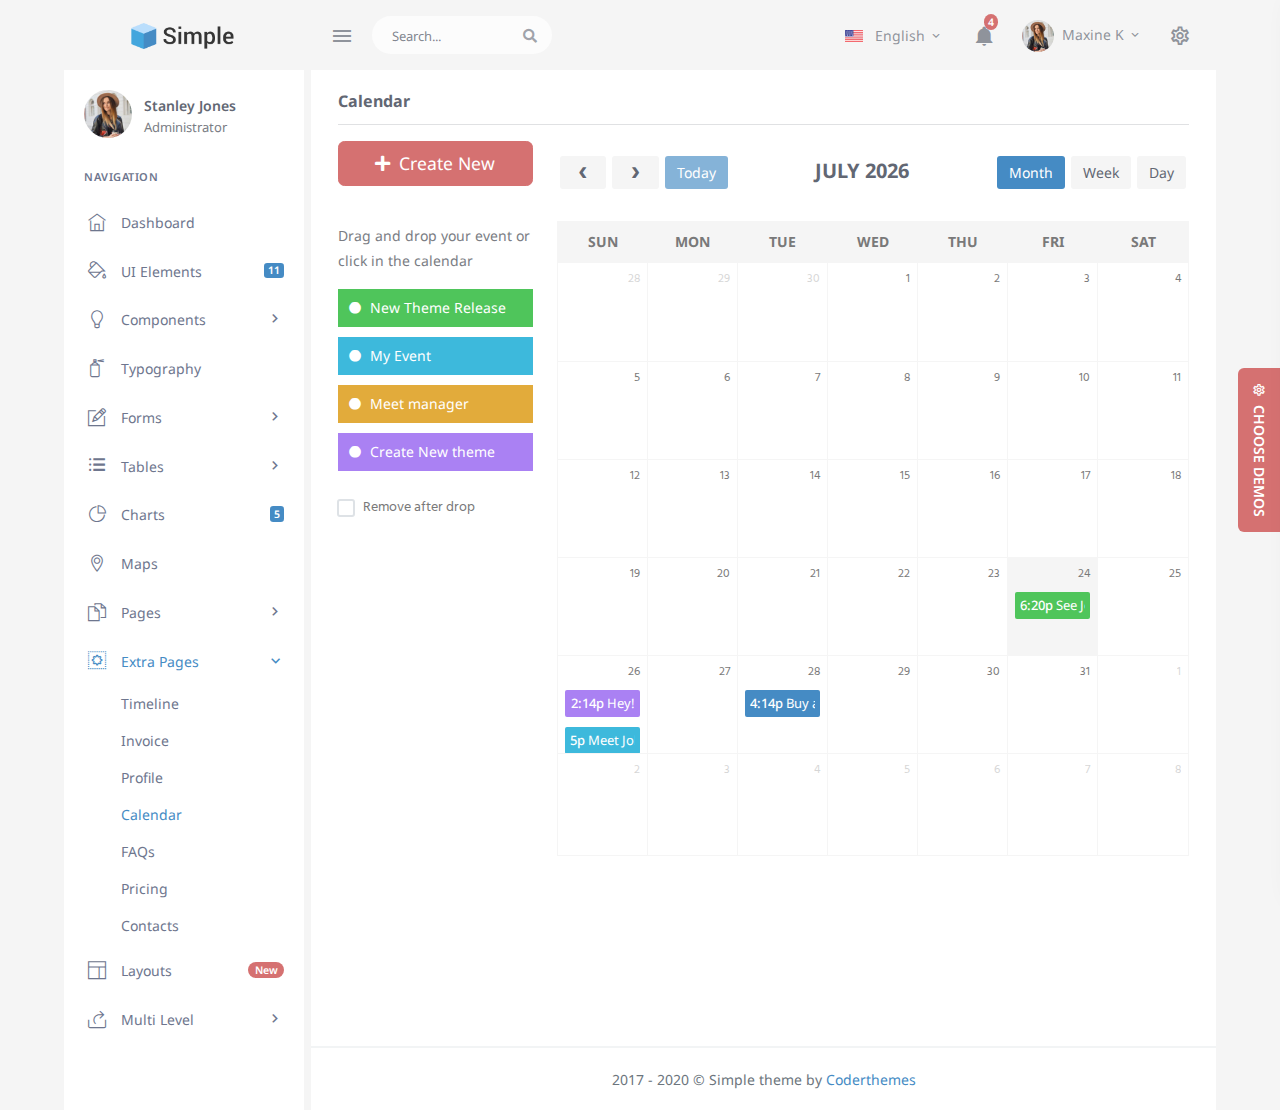
<file: storage/template/admin/extras-calendar.html>
<!DOCTYPE html>
<html lang="en">

    <head>
        <meta charset="utf-8" />
        <title>Calendar | Simple - Responsive Bootstrap 4 Admin Dashboard</title>
        <meta name="viewport" content="width=device-width, initial-scale=1.0">
        <meta content="Responsive bootstrap 4 admin template" name="description" />
        <meta content="Coderthemes" name="author" />
        <meta http-equiv="X-UA-Compatible" content="IE=edge" />
        <!-- App favicon -->
        <link rel="shortcut icon" href="assets/images/favicon.ico">
        <!-- Plugin css -->
        <link href="assets/libs/fullcalendar/fullcalendar.min.css" rel="stylesheet" type="text/css" />
        <!-- App css -->
        <link href="assets/css/bootstrap.min.css" rel="stylesheet" type="text/css" id="bootstrap-stylesheet" />
        <link href="assets/css/icons.min.css" rel="stylesheet" type="text/css" />
        <link href="assets/css/app.min.css" rel="stylesheet" type="text/css" id="app-stylesheet" />

    </head>

    <body>

        <!-- Begin page -->
        <div id="wrapper">

            
            <!-- Topbar Start -->
            <div class="navbar-custom">
                <ul class="list-unstyled topnav-menu float-right mb-0">

                    <li class="dropdown d-none d-lg-block">
                        <a class="nav-link dropdown-toggle mr-0" data-toggle="dropdown" href="#" role="button" aria-haspopup="false" aria-expanded="false">
                            <img src="assets/images/flags/us.jpg" alt="user-image" class="mr-2" height="12"> <span class="align-middle">English <i class="mdi mdi-chevron-down"></i> </span>
                        </a>
                        <div class="dropdown-menu dropdown-menu-right">
                             <!-- item-->
                             <a href="javascript:void(0);" class="dropdown-item notify-item">
                                    <img src="assets/images/flags/spain.jpg" alt="user-image" class="mr-2" height="12"> <span class="align-middle">Spanish</span>
                             </a>

                             <!-- item-->
                             <a href="javascript:void(0);" class="dropdown-item notify-item">
                                    <img src="assets/images/flags/italy.jpg" alt="user-image" class="mr-2" height="12"> <span class="align-middle">Italian</span>
                             </a>

                            <!-- item-->
                            <a href="javascript:void(0);" class="dropdown-item notify-item">
                                <img src="assets/images/flags/french.jpg" alt="user-image" class="mr-2" height="12"> <span class="align-middle">French</span>
                            </a>

                            <!-- item-->
                            <a href="javascript:void(0);" class="dropdown-item notify-item">
                                <img src="assets/images/flags/russia.jpg" alt="user-image" class="mr-2" height="12"> <span class="align-middle">Russian</span>
                            </a>
                        </div>
                    </li>

                    <li class="dropdown notification-list">
                        <a class="nav-link dropdown-toggle" data-toggle="dropdown" href="#" role="button" aria-haspopup="false" aria-expanded="false">
                            <i class="mdi mdi-bell noti-icon"></i>
                            <span class="badge badge-danger rounded-circle noti-icon-badge">4</span>
                        </a>
                        <div class="dropdown-menu dropdown-menu-right dropdown-lg">

                            <!-- item-->
                            <div class="dropdown-item noti-title">
                                <h5 class="font-16 m-0">
                                    <span class="float-right">
                                        <a href="" class="text-dark">
                                            <small>Clear All</small>
                                        </a>
                                    </span>Notification
                                </h5>
                            </div>

                            <div class="slimscroll noti-scroll">

                                 <!-- item-->
                                 <a href="javascript:void(0);" class="dropdown-item notify-item">
                                        <div class="notify-icon bg-success"><i class="mdi mdi-comment-account-outline"></i></div>
                                        <p class="notify-details">Caleb Flakelar commented on Admin<small class="text-muted">1 min ago</small></p>
                                    </a>

                                    <!-- item-->
                                    <a href="javascript:void(0);" class="dropdown-item notify-item">
                                        <div class="notify-icon bg-info"><i class="mdi mdi-account-plus"></i></div>
                                        <p class="notify-details">New user registered.<small class="text-muted">5 hours ago</small></p>
                                    </a>

                                    <!-- item-->
                                    <a href="javascript:void(0);" class="dropdown-item notify-item">
                                        <div class="notify-icon bg-danger"><i class="mdi mdi-heart"></i></div>
                                        <p class="notify-details">Carlos Crouch liked <b>Admin</b><small class="text-muted">3 days ago</small></p>
                                    </a>

                                    <!-- item-->
                                    <a href="javascript:void(0);" class="dropdown-item notify-item">
                                        <div class="notify-icon bg-warning"><i class="mdi mdi-comment-account-outline"></i></div>
                                        <p class="notify-details">Caleb Flakelar commented on Admin<small class="text-muted">4 days ago</small></p>
                                    </a>

                                    <!-- item-->
                                    <a href="javascript:void(0);" class="dropdown-item notify-item">
                                        <div class="notify-icon bg-primary">
                                            <i class="mdi mdi-heart"></i>
                                        </div>
                                        <p class="notify-details">Carlos Crouch liked <b>Admin</b>
                                            <small class="text-muted">13 days ago</small>
                                        </p>
                                    </a>
                            </div>

                            <!-- All-->
                            <a href="javascript:void(0);" class="dropdown-item text-primary text-center notify-item notify-all ">
                                View all
                                <i class="fi-arrow-right"></i>
                            </a>

                        </div>
                    </li>

                    <li class="dropdown notification-list">
                        <a class="nav-link dropdown-toggle nav-user mr-0" data-toggle="dropdown" href="#" role="button" aria-haspopup="false" aria-expanded="false">
                            <img src="assets/images/users/avatar-1.jpg" alt="user-image" class="rounded-circle">
                            <span class="pro-user-name ml-1">
                                    Maxine K  <i class="mdi mdi-chevron-down"></i> 
                            </span>
                        </a>
                        <div class="dropdown-menu dropdown-menu-right profile-dropdown ">
                            <!-- item-->
                            <div class="dropdown-header noti-title">
                                <h6 class="text-overflow m-0">Welcome !</h6>
                            </div>

                            <!-- item-->
                            <a href="javascript:void(0);" class="dropdown-item notify-item">
                                <i class="mdi mdi-account-outline"></i>
                                <span>Profile</span>
                            </a>

                            <!-- item-->
                            <a href="javascript:void(0);" class="dropdown-item notify-item">
                                <i class="mdi mdi-settings-outline"></i>
                                <span>Settings</span>
                            </a>

                            <!-- item-->
                            <a href="javascript:void(0);" class="dropdown-item notify-item">
                                <i class="mdi mdi-lock-outline"></i>
                                <span>Lock Screen</span>
                            </a>

                            <div class="dropdown-divider"></div>

                            <!-- item-->
                            <a href="javascript:void(0);" class="dropdown-item notify-item">
                                <i class="mdi mdi-logout-variant"></i>
                                <span>Logout</span>
                            </a>

                        </div>
                    </li>

                    <li class="dropdown notification-list">
                        <a href="javascript:void(0);" class="nav-link right-bar-toggle">
                            <i class="mdi mdi-settings-outline noti-icon"></i>
                        </a>
                    </li>


                </ul>

                <!-- LOGO -->
                <div class="logo-box">
                    <a href="index.html" class="logo text-center logo-dark">
                        <span class="logo-lg">
                            <img src="assets/images/logo-dark.png" alt="" height="26">
                            <!-- <span class="logo-lg-text-dark">Simple</span> -->
                        </span>
                        <span class="logo-sm">
                            <!-- <span class="logo-lg-text-dark">S</span> -->
                            <img src="assets/images/logo-sm.png" alt="" height="22">
                        </span>
                    </a>

                    <a href="index.html" class="logo text-center logo-light">
                        <span class="logo-lg">
                            <img src="assets/images/logo-light.png" alt="" height="26">
                            <!-- <span class="logo-lg-text-light">Simple</span> -->
                        </span>
                        <span class="logo-sm">
                            <!-- <span class="logo-lg-text-light">S</span> -->
                            <img src="assets/images/logo-sm.png" alt="" height="22">
                        </span>
                    </a>
                </div>

                <ul class="list-unstyled topnav-menu topnav-menu-left m-0">
                    <li>
                        <button class="button-menu-mobile">
                            <i class="mdi mdi-menu"></i>
                        </button>
                    </li>
        
                    <li class="d-none d-sm-block">
                        <form class="app-search">
                            <div class="app-search-box">
                                <div class="input-group">
                                    <input type="text" class="form-control" placeholder="Search...">
                                    <div class="input-group-append">
                                        <button class="btn" type="submit">
                                            <i class="fas fa-search"></i>
                                        </button>
                                    </div>
                                </div>
                            </div>
                        </form>
                    </li>
                </ul>
            </div>
            <!-- end Topbar --> <!-- ========== Left Sidebar Start ========== -->
<div class="left-side-menu">


                <div class="user-box">
                        <div class="float-left">
                            <img src="assets/images/users/avatar-1.jpg" alt="" class="avatar-md rounded-circle">
                        </div>
                        <div class="user-info">
                            <a href="#">Stanley Jones</a>
                            <p class="text-muted m-0">Administrator</p>
                        </div>
                    </div>
    
            <!--- Sidemenu -->
            <div id="sidebar-menu">
    
                <ul class="metismenu" id="side-menu">
    
                    <li class="menu-title">Navigation</li>
    
                    <li>
                        <a href="index.html">
                            <i class="ti-home"></i>
                            <span> Dashboard </span>
                        </a>
                    </li>
    
                    <li>
                        <a href="ui-elements.html">
                            <i class="ti-paint-bucket"></i>
                            <span> UI Elements </span>
                            <span class="badge badge-primary float-right">11</span>
                        </a>
                    </li>
    
                    <li>
                        <a href="javascript: void(0);">
                            <i class="ti-light-bulb"></i>
                            <span> Components </span>
                            <span class="menu-arrow"></span>
                        </a>
                        <ul class="nav-second-level" aria-expanded="false">
                            <li><a href="components-range-slider.html">Range Slider</a></li>
                            <li><a href="components-alerts.html">Alerts</a></li>
                            <li><a href="components-icons.html">Icons</a></li>
                            <li><a href="components-widgets.html">Widgets</a></li>
                        </ul>
                    </li>

                    <li>
                        <a href="typography.html">
                            <i class="ti-spray"></i>
                            <span> Typography </span>
                        </a>
                    </li>
    
                    <li>
                        <a href="javascript: void(0);">
                            <i class="ti-pencil-alt"></i>
                            <span>  Forms  </span>
                            <span class="menu-arrow"></span>
                        </a>
                        <ul class="nav-second-level" aria-expanded="false">
                            <li><a href="forms-general.html">General Elements</a></li>
                            <li><a href="forms-advanced.html">Advanced Form</a></li>
                        </ul>
                    </li>
    
                    <li>
                        <a href="javascript: void(0);">
                            <i class="ti-menu-alt"></i>
                            <span>  Tables </span>
                            <span class="menu-arrow"></span>
                        </a>
                        <ul class="nav-second-level" aria-expanded="false">
                            <li><a href="tables-basic.html">Basic Tables</a></li>
                            <li><a href="tables-advanced.html">Advanced Tables</a></li>
                        </ul>
                    </li>
    
                    <li>
                        <a href="charts.html">
                            <i class="ti-pie-chart"></i>
                            <span>  Charts  </span>
                            <span class="badge badge-primary float-right">5</span>
                        </a>
                    </li>
    
                    <li>
                        <a href="maps.html">
                            <i class="ti-location-pin"></i>
                            <span> Maps </span>
                        </a>
                    </li>
    
                    <li>
                        <a href="javascript: void(0);">
                            <i class="ti-files"></i>
                            <span> Pages </span>
                            <span class="menu-arrow"></span>
                        </a>
                        <ul class="nav-second-level" aria-expanded="false">
                            <li><a href="pages-login.html">Login</a></li>
                            <li><a href="pages-register.html">Register</a></li>
                            <li><a href="pages-forget-password.html">Forget Password</a></li>
                            <li><a href="pages-lock-screen.html">Lock-screen</a></li>
                            <li><a href="pages-blank.html">Blank page</a></li>
                            <li><a href="pages-404.html">Error 404</a></li>
                            <li><a href="pages-confirm-mail.html">Confirm Mail</a></li>
                            <li><a href="pages-session-expired.html">Session Expired</a></li>
                        </ul>
                    </li>
    
                    <li>
                        <a href="javascript: void(0);">
                            <i class="ti-widget"></i>
                            <span> Extra Pages </span>
                            <span class="menu-arrow"></span>
                        </a>
                        <ul class="nav-second-level" aria-expanded="false">
    
                            <li><a href="extras-timeline.html">Timeline</a></li>
                            <li><a href="extras-invoice.html">Invoice</a></li>
                            <li><a href="extras-profile.html">Profile</a></li>
                            <li><a href="extras-calendar.html">Calendar</a></li>
                            <li><a href="extras-faqs.html">FAQs</a></li>
                            <li><a href="extras-pricing.html">Pricing</a></li>
                            <li><a href="extras-contacts.html">Contacts</a></li>
                        </ul>
                    </li>

                    <li>
                        <a href="javascript: void(0);">
                            <i class="ti-layout"></i>
                            <span> Layouts </span>
                            <span class="badge badge-danger badge-pill float-right">New</span>
                        </a>
                        <ul class="nav-second-level" aria-expanded="false">
                            <li><a href="layouts-horizontal.html">Horizontal</a></li>
                            <li><a href="layouts-dark-sidebar.html">Dark Sidebar</a></li>
                            <li><a href="layouts-small-sidebar.html">Small Sidebar</a></li>
                            <li><a href="layouts-sidebar-collapsed.html">Sidebar Collapsed</a></li>
                        </ul>
                    </li>
    
                    <li>
                        <a href="javascript: void(0);">
                            <i class="ti-share"></i>
                            <span>  Multi Level  </span>
                            <span class="menu-arrow"></span>
                        </a>
                        <ul class="nav-second-level nav" aria-expanded="false">
                            <li>
                                <a href="javascript: void(0);">Level 1.1</a>
                            </li>
                            <li>
                                <a href="javascript: void(0);" aria-expanded="false">Level 1.2
                                        <span class="menu-arrow"></span>
                                    </a>
                                <ul class="nav-third-level nav" aria-expanded="false">
                                    <li>
                                        <a href="javascript: void(0);">Level 2.1</a>
                                    </li>
                                    <li>
                                        <a href="javascript: void(0);">Level 2.2</a>
                                    </li>
                                </ul>
                            </li>
                        </ul>
                    </li>
                </ul>
    
            </div>
            <!-- End Sidebar -->
    
            <div class="clearfix"></div>

    
    </div>
    <!-- Left Sidebar End -->

            <!-- ============================================================== -->
            <!-- Start Page Content here -->
            <!-- ============================================================== -->

            <div class="content-page">
                <div class="content">

                    <!-- Start container-fluid -->
                    <div class="container-fluid">

                        <div class="row">
                            <div class="col-12">
                                <div>
                                    <h4 class="header-title mb-3">Calendar</h4>
                                </div>
                            </div>
                        </div>
                        <!-- end row -->

                        <div class="row">
                            <div class="col-xl-3">
                                <div>
                                    <a href="#" data-toggle="modal" data-target="#add-category" class="btn btn-lg btn-danger btn-block waves-effect waves-light">
                                        <i class="fa fa-plus mr-1"></i> Create New
                                    </a>
                                    <div id="external-events" class="mt-3">
                                        <br>
                                        <p class="text-muted">Drag and drop your event or click in the calendar</p>
                                        <div class="external-event bg-success" data-class="bg-success">
                                            <i class="mdi mdi-checkbox-blank-circle mr-2 vertical-middle"></i>New Theme Release
                                        </div>
                                        <div class="external-event bg-info" data-class="bg-info">
                                            <i class="mdi mdi-checkbox-blank-circle mr-2 vertical-middle"></i>My Event
                                        </div>
                                        <div class="external-event bg-warning" data-class="bg-warning">
                                            <i class="mdi mdi-checkbox-blank-circle mr-2 vertical-middle"></i>Meet manager
                                        </div>
                                        <div class="external-event bg-purple" data-class="bg-purple">
                                            <i class="mdi mdi-checkbox-blank-circle mr-2 vertical-middle"></i>Create New theme
                                        </div>
                                    </div>

                                    <!-- checkbox -->
                                    <div class="checkbox checkbox-primary mt-4">
                                        <input id="drop-remove" type="checkbox">
                                        <label for="drop-remove">
                                            Remove after drop
                                        </label>
                                    </div>
                                </div>
                            </div>
                            <!-- end col-->
                            <div class="col-xl-9">
                                <div id="calendar" class="mt-5 mt-xl-0"></div>
                            </div>
                            <!-- end col -->
                        </div>
                        <!-- end row -->

                        <!-- BEGIN MODAL -->
                        <div class="modal fade none-border" id="event-modal">
                            <div class="modal-dialog">
                                <div class="modal-content">
                                    <div class="modal-header">
                                        <h5 class="modal-title mt-0">Add New Event</h5>
                                        <button type="button" class="close" data-dismiss="modal" aria-label="Close">
                                            <span aria-hidden="true">&times;</span>
                                        </button>
                                    </div>
                                    <div class="modal-body p-4"></div>
                                    <div class="modal-footer">
                                        <button type="button" class="btn btn-secondary waves-effect" data-dismiss="modal">Close</button>
                                        <button type="button" class="btn btn-success save-event waves-effect waves-light">Create event</button>
                                        <button type="button" class="btn btn-danger delete-event waves-effect waves-light" data-dismiss="modal">Delete</button>
                                    </div>
                                </div>
                            </div>
                        </div>

                        <!-- Modal Add Category -->
                        <div class="modal fade none-border" id="add-category">
                            <div class="modal-dialog">
                                <div class="modal-content">
                                    <div class="modal-header">
                                        <h5 class="modal-title mt-0">Add a category</h5>
                                        <button type="button" class="close" data-dismiss="modal" aria-label="Close">
                                            <span aria-hidden="true">&times;</span>
                                        </button>
                                    </div>
                                    <div class="modal-body p-4">
                                        <form>
                                            <div class="row">
                                                <div class="col-md-6">
                                                    <label class="control-label">Category Name</label>
                                                    <input class="form-control form-white" placeholder="Enter name" type="text" name="category-name" />
                                                </div>
                                                <div class="col-md-6">
                                                    <label class="control-label">Choose Category Color</label>
                                                    <select class="form-control form-white" data-placeholder="Choose a color..." name="category-color">
                                                        <option value="success">Success</option>
                                                        <option value="danger">Danger</option>
                                                        <option value="info">Info</option>
                                                        <option value="pink">Pink</option>
                                                        <option value="primary">Primary</option>
                                                        <option value="warning">Warning</option>
                                                        <option value="orange">Orange</option>
                                                        <option value="brown">Brown</option>
                                                        <option value="teal">Teal</option>
                                                        <option value="inverse">Inverse</option>
                                                    </select>
                                                </div>
                                            </div>
                                        </form>
                                    </div>
                                    <div class="modal-footer">
                                        <button type="button" class="btn btn-secondary waves-effect" data-dismiss="modal">Close</button>
                                        <button type="button" class="btn btn-danger waves-effect waves-light save-category" data-dismiss="modal">Save</button>
                                    </div>
                                </div>
                            </div>
                        </div>
                        <!-- END MODAL -->
                    </div>
                    <!-- end container-fluid -->

                    

                    <!-- Footer Start -->
                    <footer class="footer">
                        <div class="container-fluid">
                            <div class="row">
                                <div class="col-md-12">
                                    2017 - 2020 &copy; Simple theme by <a href="">Coderthemes</a>
                                </div>
                            </div>
                        </div>
                    </footer>
                    <!-- end Footer -->

                </div>
                <!-- end content -->

            </div>
            <!-- END content-page -->

        </div>
        <!-- END wrapper -->

        
        <!-- Right Sidebar -->
        <div class="right-bar">
            <div class="rightbar-title">
                <a href="javascript:void(0);" class="right-bar-toggle float-right">
                    <i class="mdi mdi-close"></i>
                </a>
                <h5 class="font-16 m-0 text-white">Theme Customizer</h5>
            </div>
            <div class="slimscroll-menu">
        
                <div class="p-4">
                    <div class="alert alert-warning" role="alert">
                        <strong>Customize </strong> the overall color scheme, layout, etc.
                    </div>
                    <div class="mb-2">
                        <img src="assets/images/layouts/light.png" class="img-fluid img-thumbnail" alt="">
                    </div>
                    <div class="custom-control custom-switch mb-3">
                        <input type="checkbox" class="custom-control-input theme-choice" id="light-mode-switch" checked />
                        <label class="custom-control-label" for="light-mode-switch">Light Mode</label>
                    </div>
            
                    <div class="mb-2">
                        <img src="assets/images/layouts/dark.png" class="img-fluid img-thumbnail" alt="">
                    </div>
                    <div class="custom-control custom-switch mb-3">
                        <input type="checkbox" class="custom-control-input theme-choice" id="dark-mode-switch" data-bsStyle="assets/css/bootstrap-dark.min.css" 
                            data-appStyle="assets/css/app-dark.min.css" />
                        <label class="custom-control-label" for="dark-mode-switch">Dark Mode</label>
                    </div>
            
                    <div class="mb-2">
                        <img src="assets/images/layouts/rtl.png" class="img-fluid img-thumbnail" alt="">
                    </div>
                    <div class="custom-control custom-switch mb-5">
                        <input type="checkbox" class="custom-control-input theme-choice" id="rtl-mode-switch" data-appStyle="assets/css/app-rtl.min.css" />
                        <label class="custom-control-label" for="rtl-mode-switch">RTL Mode</label>
                    </div>

                    <a href="https://1.envato.market/EK71X" class="btn btn-danger btn-block mt-3" target="_blank"><i class="mdi mdi-download mr-1"></i> Download Now</a>
                </div>
            </div> <!-- end slimscroll-menu-->
        </div>
        <!-- /Right-bar -->

        <!-- Right bar overlay-->
        <div class="rightbar-overlay"></div>

        <a href="javascript:void(0);" class="right-bar-toggle demos-show-btn">
            <i class="mdi mdi-settings-outline mdi-spin"></i> &nbsp;Choose Demos
        </a>

        <!-- Vendor js -->
        <script src="assets/js/vendor.min.js"></script>

        <!-- plugin js -->
        <script src="assets/libs/moment/moment.min.js"></script>
        <script src="assets/libs/jquery-ui/jquery-ui.min.js"></script>
        <script src="assets/libs/fullcalendar/fullcalendar.min.js"></script>

        <!-- Calendar init -->
        <script src="assets/js/pages/calendar.init.js"></script>

        <!-- App js -->
        <script src="assets/js/app.min.js"></script>

    </body>

</html>
</file>
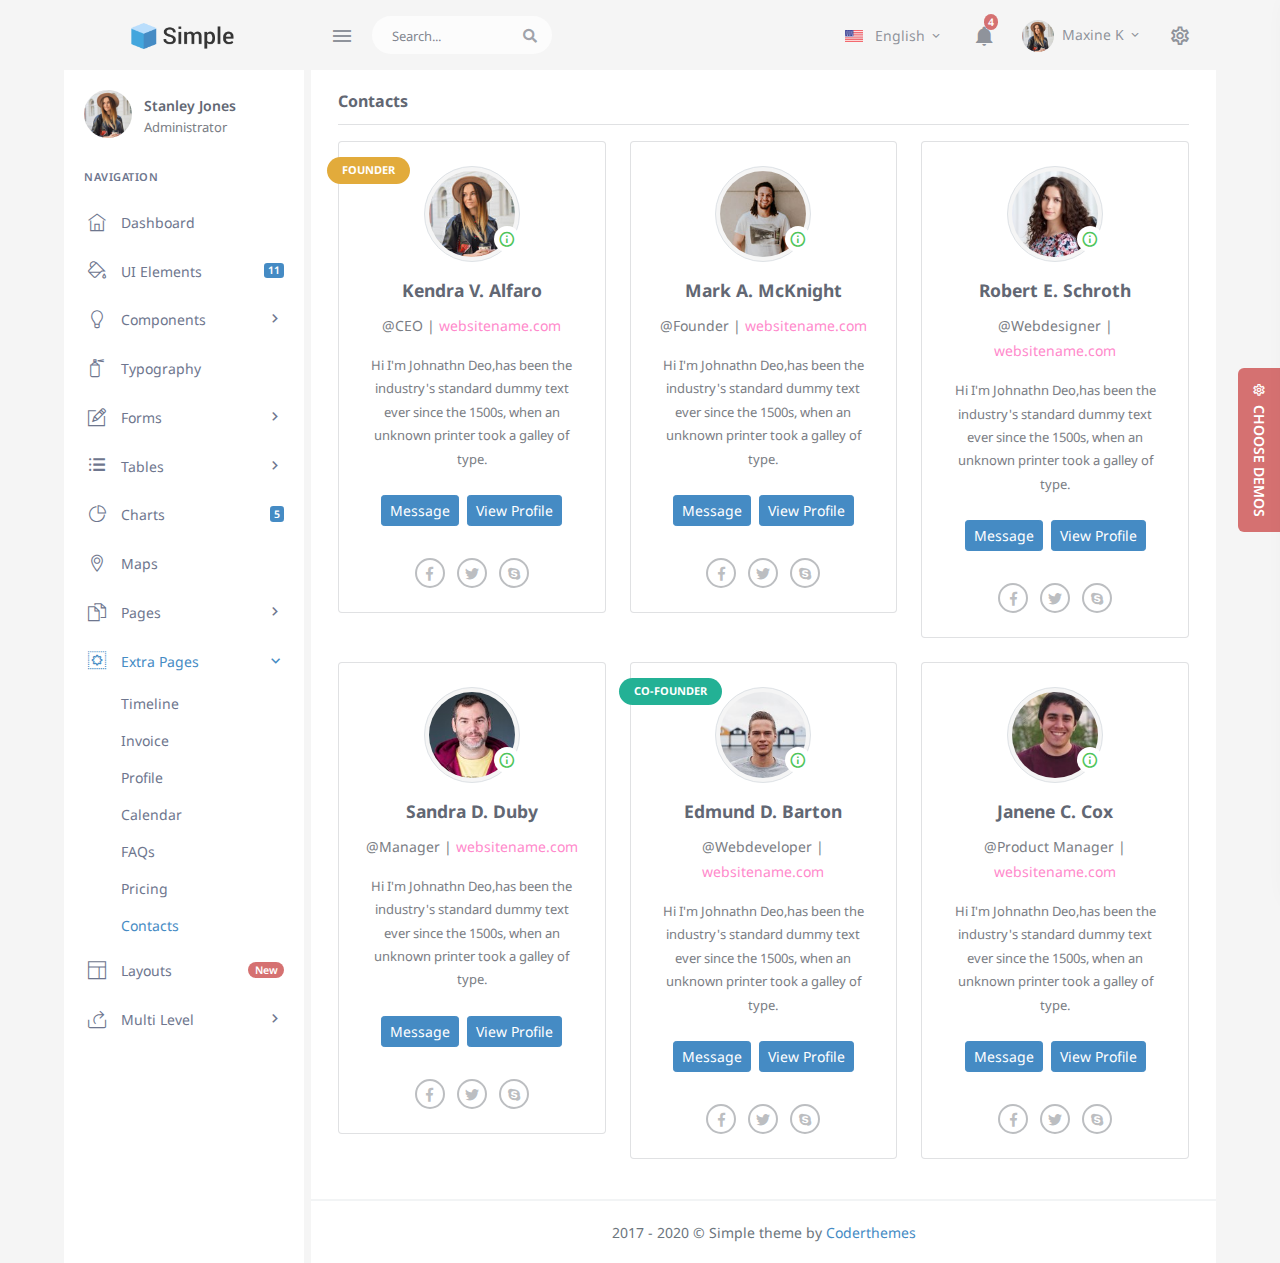
<file: storage/template/admin/extras-contacts.html>
<!DOCTYPE html>
<html lang="en">

    <head>
        <meta charset="utf-8" />
        <title>Contacts | Simple - Responsive Bootstrap 4 Admin Dashboard</title>
        <meta name="viewport" content="width=device-width, initial-scale=1.0">
        <meta content="Responsive bootstrap 4 admin template" name="description" />
        <meta content="Coderthemes" name="author" />
        <meta http-equiv="X-UA-Compatible" content="IE=edge" />
        <!-- App favicon -->
        <link rel="shortcut icon" href="assets/images/favicon.ico">
        <!-- App css -->
        <link href="assets/css/bootstrap.min.css" rel="stylesheet" type="text/css" id="bootstrap-stylesheet" />
        <link href="assets/css/icons.min.css" rel="stylesheet" type="text/css" />
        <link href="assets/css/app.min.css" rel="stylesheet" type="text/css" id="app-stylesheet" />

    </head>

    <body>

        <!-- Begin page -->
        <div id="wrapper">

            
            <!-- Topbar Start -->
            <div class="navbar-custom">
                <ul class="list-unstyled topnav-menu float-right mb-0">

                    <li class="dropdown d-none d-lg-block">
                        <a class="nav-link dropdown-toggle mr-0" data-toggle="dropdown" href="#" role="button" aria-haspopup="false" aria-expanded="false">
                            <img src="assets/images/flags/us.jpg" alt="user-image" class="mr-2" height="12"> <span class="align-middle">English <i class="mdi mdi-chevron-down"></i> </span>
                        </a>
                        <div class="dropdown-menu dropdown-menu-right">
                             <!-- item-->
                             <a href="javascript:void(0);" class="dropdown-item notify-item">
                                    <img src="assets/images/flags/spain.jpg" alt="user-image" class="mr-2" height="12"> <span class="align-middle">Spanish</span>
                             </a>

                             <!-- item-->
                             <a href="javascript:void(0);" class="dropdown-item notify-item">
                                    <img src="assets/images/flags/italy.jpg" alt="user-image" class="mr-2" height="12"> <span class="align-middle">Italian</span>
                             </a>

                            <!-- item-->
                            <a href="javascript:void(0);" class="dropdown-item notify-item">
                                <img src="assets/images/flags/french.jpg" alt="user-image" class="mr-2" height="12"> <span class="align-middle">French</span>
                            </a>

                            <!-- item-->
                            <a href="javascript:void(0);" class="dropdown-item notify-item">
                                <img src="assets/images/flags/russia.jpg" alt="user-image" class="mr-2" height="12"> <span class="align-middle">Russian</span>
                            </a>
                        </div>
                    </li>

                    <li class="dropdown notification-list">
                        <a class="nav-link dropdown-toggle" data-toggle="dropdown" href="#" role="button" aria-haspopup="false" aria-expanded="false">
                            <i class="mdi mdi-bell noti-icon"></i>
                            <span class="badge badge-danger rounded-circle noti-icon-badge">4</span>
                        </a>
                        <div class="dropdown-menu dropdown-menu-right dropdown-lg">

                            <!-- item-->
                            <div class="dropdown-item noti-title">
                                <h5 class="font-16 m-0">
                                    <span class="float-right">
                                        <a href="" class="text-dark">
                                            <small>Clear All</small>
                                        </a>
                                    </span>Notification
                                </h5>
                            </div>

                            <div class="slimscroll noti-scroll">

                                 <!-- item-->
                                 <a href="javascript:void(0);" class="dropdown-item notify-item">
                                        <div class="notify-icon bg-success"><i class="mdi mdi-comment-account-outline"></i></div>
                                        <p class="notify-details">Caleb Flakelar commented on Admin<small class="text-muted">1 min ago</small></p>
                                    </a>

                                    <!-- item-->
                                    <a href="javascript:void(0);" class="dropdown-item notify-item">
                                        <div class="notify-icon bg-info"><i class="mdi mdi-account-plus"></i></div>
                                        <p class="notify-details">New user registered.<small class="text-muted">5 hours ago</small></p>
                                    </a>

                                    <!-- item-->
                                    <a href="javascript:void(0);" class="dropdown-item notify-item">
                                        <div class="notify-icon bg-danger"><i class="mdi mdi-heart"></i></div>
                                        <p class="notify-details">Carlos Crouch liked <b>Admin</b><small class="text-muted">3 days ago</small></p>
                                    </a>

                                    <!-- item-->
                                    <a href="javascript:void(0);" class="dropdown-item notify-item">
                                        <div class="notify-icon bg-warning"><i class="mdi mdi-comment-account-outline"></i></div>
                                        <p class="notify-details">Caleb Flakelar commented on Admin<small class="text-muted">4 days ago</small></p>
                                    </a>

                                    <!-- item-->
                                    <a href="javascript:void(0);" class="dropdown-item notify-item">
                                        <div class="notify-icon bg-primary">
                                            <i class="mdi mdi-heart"></i>
                                        </div>
                                        <p class="notify-details">Carlos Crouch liked <b>Admin</b>
                                            <small class="text-muted">13 days ago</small>
                                        </p>
                                    </a>
                            </div>

                            <!-- All-->
                            <a href="javascript:void(0);" class="dropdown-item text-primary text-center notify-item notify-all ">
                                View all
                                <i class="fi-arrow-right"></i>
                            </a>

                        </div>
                    </li>

                    <li class="dropdown notification-list">
                        <a class="nav-link dropdown-toggle nav-user mr-0" data-toggle="dropdown" href="#" role="button" aria-haspopup="false" aria-expanded="false">
                            <img src="assets/images/users/avatar-1.jpg" alt="user-image" class="rounded-circle">
                            <span class="pro-user-name ml-1">
                                    Maxine K  <i class="mdi mdi-chevron-down"></i> 
                            </span>
                        </a>
                        <div class="dropdown-menu dropdown-menu-right profile-dropdown ">
                            <!-- item-->
                            <div class="dropdown-header noti-title">
                                <h6 class="text-overflow m-0">Welcome !</h6>
                            </div>

                            <!-- item-->
                            <a href="javascript:void(0);" class="dropdown-item notify-item">
                                <i class="mdi mdi-account-outline"></i>
                                <span>Profile</span>
                            </a>

                            <!-- item-->
                            <a href="javascript:void(0);" class="dropdown-item notify-item">
                                <i class="mdi mdi-settings-outline"></i>
                                <span>Settings</span>
                            </a>

                            <!-- item-->
                            <a href="javascript:void(0);" class="dropdown-item notify-item">
                                <i class="mdi mdi-lock-outline"></i>
                                <span>Lock Screen</span>
                            </a>

                            <div class="dropdown-divider"></div>

                            <!-- item-->
                            <a href="javascript:void(0);" class="dropdown-item notify-item">
                                <i class="mdi mdi-logout-variant"></i>
                                <span>Logout</span>
                            </a>

                        </div>
                    </li>

                    <li class="dropdown notification-list">
                        <a href="javascript:void(0);" class="nav-link right-bar-toggle">
                            <i class="mdi mdi-settings-outline noti-icon"></i>
                        </a>
                    </li>


                </ul>

                <!-- LOGO -->
                <div class="logo-box">
                    <a href="index.html" class="logo text-center logo-dark">
                        <span class="logo-lg">
                            <img src="assets/images/logo-dark.png" alt="" height="26">
                            <!-- <span class="logo-lg-text-dark">Simple</span> -->
                        </span>
                        <span class="logo-sm">
                            <!-- <span class="logo-lg-text-dark">S</span> -->
                            <img src="assets/images/logo-sm.png" alt="" height="22">
                        </span>
                    </a>

                    <a href="index.html" class="logo text-center logo-light">
                        <span class="logo-lg">
                            <img src="assets/images/logo-light.png" alt="" height="26">
                            <!-- <span class="logo-lg-text-light">Simple</span> -->
                        </span>
                        <span class="logo-sm">
                            <!-- <span class="logo-lg-text-light">S</span> -->
                            <img src="assets/images/logo-sm.png" alt="" height="22">
                        </span>
                    </a>
                </div>

                <ul class="list-unstyled topnav-menu topnav-menu-left m-0">
                    <li>
                        <button class="button-menu-mobile">
                            <i class="mdi mdi-menu"></i>
                        </button>
                    </li>
        
                    <li class="d-none d-sm-block">
                        <form class="app-search">
                            <div class="app-search-box">
                                <div class="input-group">
                                    <input type="text" class="form-control" placeholder="Search...">
                                    <div class="input-group-append">
                                        <button class="btn" type="submit">
                                            <i class="fas fa-search"></i>
                                        </button>
                                    </div>
                                </div>
                            </div>
                        </form>
                    </li>
                </ul>
            </div>
            <!-- end Topbar --> <!-- ========== Left Sidebar Start ========== -->
<div class="left-side-menu">


                <div class="user-box">
                        <div class="float-left">
                            <img src="assets/images/users/avatar-1.jpg" alt="" class="avatar-md rounded-circle">
                        </div>
                        <div class="user-info">
                            <a href="#">Stanley Jones</a>
                            <p class="text-muted m-0">Administrator</p>
                        </div>
                    </div>
    
            <!--- Sidemenu -->
            <div id="sidebar-menu">
    
                <ul class="metismenu" id="side-menu">
    
                    <li class="menu-title">Navigation</li>
    
                    <li>
                        <a href="index.html">
                            <i class="ti-home"></i>
                            <span> Dashboard </span>
                        </a>
                    </li>
    
                    <li>
                        <a href="ui-elements.html">
                            <i class="ti-paint-bucket"></i>
                            <span> UI Elements </span>
                            <span class="badge badge-primary float-right">11</span>
                        </a>
                    </li>
    
                    <li>
                        <a href="javascript: void(0);">
                            <i class="ti-light-bulb"></i>
                            <span> Components </span>
                            <span class="menu-arrow"></span>
                        </a>
                        <ul class="nav-second-level" aria-expanded="false">
                            <li><a href="components-range-slider.html">Range Slider</a></li>
                            <li><a href="components-alerts.html">Alerts</a></li>
                            <li><a href="components-icons.html">Icons</a></li>
                            <li><a href="components-widgets.html">Widgets</a></li>
                        </ul>
                    </li>

                    <li>
                        <a href="typography.html">
                            <i class="ti-spray"></i>
                            <span> Typography </span>
                        </a>
                    </li>
    
                    <li>
                        <a href="javascript: void(0);">
                            <i class="ti-pencil-alt"></i>
                            <span>  Forms  </span>
                            <span class="menu-arrow"></span>
                        </a>
                        <ul class="nav-second-level" aria-expanded="false">
                            <li><a href="forms-general.html">General Elements</a></li>
                            <li><a href="forms-advanced.html">Advanced Form</a></li>
                        </ul>
                    </li>
    
                    <li>
                        <a href="javascript: void(0);">
                            <i class="ti-menu-alt"></i>
                            <span>  Tables </span>
                            <span class="menu-arrow"></span>
                        </a>
                        <ul class="nav-second-level" aria-expanded="false">
                            <li><a href="tables-basic.html">Basic Tables</a></li>
                            <li><a href="tables-advanced.html">Advanced Tables</a></li>
                        </ul>
                    </li>
    
                    <li>
                        <a href="charts.html">
                            <i class="ti-pie-chart"></i>
                            <span>  Charts  </span>
                            <span class="badge badge-primary float-right">5</span>
                        </a>
                    </li>
    
                    <li>
                        <a href="maps.html">
                            <i class="ti-location-pin"></i>
                            <span> Maps </span>
                        </a>
                    </li>
    
                    <li>
                        <a href="javascript: void(0);">
                            <i class="ti-files"></i>
                            <span> Pages </span>
                            <span class="menu-arrow"></span>
                        </a>
                        <ul class="nav-second-level" aria-expanded="false">
                            <li><a href="pages-login.html">Login</a></li>
                            <li><a href="pages-register.html">Register</a></li>
                            <li><a href="pages-forget-password.html">Forget Password</a></li>
                            <li><a href="pages-lock-screen.html">Lock-screen</a></li>
                            <li><a href="pages-blank.html">Blank page</a></li>
                            <li><a href="pages-404.html">Error 404</a></li>
                            <li><a href="pages-confirm-mail.html">Confirm Mail</a></li>
                            <li><a href="pages-session-expired.html">Session Expired</a></li>
                        </ul>
                    </li>
    
                    <li>
                        <a href="javascript: void(0);">
                            <i class="ti-widget"></i>
                            <span> Extra Pages </span>
                            <span class="menu-arrow"></span>
                        </a>
                        <ul class="nav-second-level" aria-expanded="false">
    
                            <li><a href="extras-timeline.html">Timeline</a></li>
                            <li><a href="extras-invoice.html">Invoice</a></li>
                            <li><a href="extras-profile.html">Profile</a></li>
                            <li><a href="extras-calendar.html">Calendar</a></li>
                            <li><a href="extras-faqs.html">FAQs</a></li>
                            <li><a href="extras-pricing.html">Pricing</a></li>
                            <li><a href="extras-contacts.html">Contacts</a></li>
                        </ul>
                    </li>

                    <li>
                        <a href="javascript: void(0);">
                            <i class="ti-layout"></i>
                            <span> Layouts </span>
                            <span class="badge badge-danger badge-pill float-right">New</span>
                        </a>
                        <ul class="nav-second-level" aria-expanded="false">
                            <li><a href="layouts-horizontal.html">Horizontal</a></li>
                            <li><a href="layouts-dark-sidebar.html">Dark Sidebar</a></li>
                            <li><a href="layouts-small-sidebar.html">Small Sidebar</a></li>
                            <li><a href="layouts-sidebar-collapsed.html">Sidebar Collapsed</a></li>
                        </ul>
                    </li>
    
                    <li>
                        <a href="javascript: void(0);">
                            <i class="ti-share"></i>
                            <span>  Multi Level  </span>
                            <span class="menu-arrow"></span>
                        </a>
                        <ul class="nav-second-level nav" aria-expanded="false">
                            <li>
                                <a href="javascript: void(0);">Level 1.1</a>
                            </li>
                            <li>
                                <a href="javascript: void(0);" aria-expanded="false">Level 1.2
                                        <span class="menu-arrow"></span>
                                    </a>
                                <ul class="nav-third-level nav" aria-expanded="false">
                                    <li>
                                        <a href="javascript: void(0);">Level 2.1</a>
                                    </li>
                                    <li>
                                        <a href="javascript: void(0);">Level 2.2</a>
                                    </li>
                                </ul>
                            </li>
                        </ul>
                    </li>
                </ul>
    
            </div>
            <!-- End Sidebar -->
    
            <div class="clearfix"></div>

    
    </div>
    <!-- Left Sidebar End -->

            <!-- ============================================================== -->
            <!-- Start Page Content here -->
            <!-- ============================================================== -->

            <div class="content-page">
                <div class="content">

                    <!-- Start container-fluid -->
                    <div class="container-fluid">

                        <!-- start  -->
                        <div class="row">
                            <div class="col-12">
                                <div>
                                    <h4 class="header-title mb-3">Contacts</h4>
                                </div>
                            </div>
                        </div>
                        <!-- end row -->

                        <div class="row">
                            <div class="col-lg-4">
                                <div class="text-center card-box ribbon-box">
                                    <div class="member-card">
                                        <div class="ribbon-rounded bg-warning">Founder</div>
                                        <div class="avatar-xl member-thumb mx-auto">
                                            <img src="assets/images/users/avatar-1.jpg" class="rounded-circle img-thumbnail" alt="profile-image">
                                            <i class="mdi mdi-information-outline member-star text-success" title="verified user"></i>
                                        </div>

                                        <div class="mt-3">
                                            <h5 class="mt-2">Kendra V. Alfaro</h5>
                                            <p class="text-muted">@CEO <span> | </span> <span> <a href="#" class="text-pink">websitename.com</a> </span></p>
                                        </div>

                                        <p class="text-muted font-13">
                                            Hi I'm Johnathn Deo,has been the industry's standard dummy text ever since the 1500s, when an unknown printer took a galley of type.
                                        </p>

                                        <button type="button" class="btn btn-primary btn-sm mt-2 mr-1">Message</button>
                                        <button type="button" class="btn btn-primary btn-sm mt-2">View Profile</button>

                                        <ul class="social-links list-inline mt-4 pt-2 mb-0">
                                            <li class="list-inline-item">
                                                <a title="" data-placement="top" data-toggle="tooltip" class="tooltips" href="" data-original-title="Facebook"><i class="fab fa-facebook-f"></i></a>
                                            </li>
                                            <li class="list-inline-item">
                                                <a title="" data-placement="top" data-toggle="tooltip" class="tooltips" href="" data-original-title="Twitter"><i class="fab fa-twitter"></i></a>
                                            </li>
                                            <li class="list-inline-item">
                                                <a title="" data-placement="top" data-toggle="tooltip" class="tooltips" href="" data-original-title="Skype"><i class="fab fa-skype"></i></a>
                                            </li>
                                        </ul>

                                    </div>

                                </div>

                            </div>
                            <!-- end col -->

                            <div class="col-lg-4">
                                <div class="text-center card-box">
                                    <div class="member-card">
                                        <div class="avatar-xl member-thumb mx-auto">
                                            <img src="assets/images/users/avatar-2.jpg" class="rounded-circle img-thumbnail" alt="profile-image">
                                            <i class="mdi mdi-information-outline member-star text-success" title="verified user"></i>
                                        </div>

                                        <div class="mt-3">
                                            <h5 class="mt-2">Mark A. McKnight</h5>
                                            <p class="text-muted">@Founder <span> | </span> <span> <a href="#" class="text-pink">websitename.com</a> </span></p>
                                        </div>

                                        <p class="text-muted font-13">
                                            Hi I'm Johnathn Deo,has been the industry's standard dummy text ever since the 1500s, when an unknown printer took a galley of type.
                                        </p>

                                        <button type="button" class="btn btn-primary btn-sm mt-2 mr-1">Message</button>
                                        <button type="button" class="btn btn-primary btn-sm mt-2">View Profile</button>

                                        <ul class="social-links list-inline mt-4 pt-2 mb-0">
                                            <li class="list-inline-item">
                                                <a title="" data-placement="top" data-toggle="tooltip" class="tooltips" href="" data-original-title="Facebook"><i class="fab fa-facebook-f"></i></a>
                                            </li>
                                            <li class="list-inline-item">
                                                <a title="" data-placement="top" data-toggle="tooltip" class="tooltips" href="" data-original-title="Twitter"><i class="fab fa-twitter"></i></a>
                                            </li>
                                            <li class="list-inline-item">
                                                <a title="" data-placement="top" data-toggle="tooltip" class="tooltips" href="" data-original-title="Skype"><i class="fab fa-skype"></i></a>
                                            </li>
                                        </ul>

                                    </div>

                                </div>

                            </div>
                            <!-- end col -->

                            <div class="col-lg-4">
                                <div class="text-center card-box">
                                    <div class="member-card">
                                        <div class="avatar-xl member-thumb mx-auto">
                                            <img src="assets/images/users/avatar-3.jpg" class="rounded-circle img-thumbnail" alt="profile-image">
                                            <i class="mdi mdi-information-outline member-star text-success" title="verified user"></i>
                                        </div>

                                        <div class="mt-3">
                                            <h5 class="mt-2">Robert E. Schroth</h5>
                                            <p class="text-muted">@Webdesigner <span> | </span> <span> <a href="#" class="text-pink">websitename.com</a> </span></p>
                                        </div>

                                        <p class="text-muted font-13">
                                            Hi I'm Johnathn Deo,has been the industry's standard dummy text ever since the 1500s, when an unknown printer took a galley of type.
                                        </p>

                                        <button type="button" class="btn btn-primary btn-sm mt-2 mr-1">Message</button>
                                        <button type="button" class="btn btn-primary btn-sm mt-2">View Profile</button>

                                        <ul class="social-links list-inline mt-4 pt-2 mb-0">
                                            <li class="list-inline-item">
                                                <a title="" data-placement="top" data-toggle="tooltip" class="tooltips" href="" data-original-title="Facebook"><i class="fab fa-facebook-f"></i></a>
                                            </li>
                                            <li class="list-inline-item">
                                                <a title="" data-placement="top" data-toggle="tooltip" class="tooltips" href="" data-original-title="Twitter"><i class="fab fa-twitter"></i></a>
                                            </li>
                                            <li class="list-inline-item">
                                                <a title="" data-placement="top" data-toggle="tooltip" class="tooltips" href="" data-original-title="Skype"><i class="fab fa-skype"></i></a>
                                            </li>
                                        </ul>

                                    </div>

                                </div>

                            </div>
                            <!-- end col -->
                        </div>
                        <!-- end row -->

                        <div class="row">
                            <div class="col-lg-4">
                                <div class="text-center card-box">
                                    <div class="member-card">
                                        <div class="avatar-xl member-thumb mx-auto">
                                            <img src="assets/images/users/avatar-4.jpg" class="rounded-circle img-thumbnail" alt="profile-image">
                                            <i class="mdi mdi-information-outline member-star text-success" title="verified user"></i>
                                        </div>

                                        <div class="mt-3">
                                            <h5 class="mt-2">Sandra D. Duby</h5>
                                            <p class="text-muted">@Manager <span> | </span> <span> <a href="#" class="text-pink">websitename.com</a> </span></p>
                                        </div>

                                        <p class="text-muted font-13">
                                            Hi I'm Johnathn Deo,has been the industry's standard dummy text ever since the 1500s, when an unknown printer took a galley of type.
                                        </p>

                                        <button type="button" class="btn btn-primary btn-sm mt-2 mr-1">Message</button>
                                        <button type="button" class="btn btn-primary btn-sm mt-2">View Profile</button>

                                        <ul class="social-links list-inline mt-4 pt-2 mb-0">
                                            <li class="list-inline-item">
                                                <a title="" data-placement="top" data-toggle="tooltip" class="tooltips" href="" data-original-title="Facebook"><i class="fab fa-facebook-f"></i></a>
                                            </li>
                                            <li class="list-inline-item">
                                                <a title="" data-placement="top" data-toggle="tooltip" class="tooltips" href="" data-original-title="Twitter"><i class="fab fa-twitter"></i></a>
                                            </li>
                                            <li class="list-inline-item">
                                                <a title="" data-placement="top" data-toggle="tooltip" class="tooltips" href="" data-original-title="Skype"><i class="fab fa-skype"></i></a>
                                            </li>
                                        </ul>

                                    </div>

                                </div>

                            </div>
                            <!-- end col -->

                            <div class="col-lg-4">
                                <div class="text-center card-box ribbon-box">
                                    <div class="member-card">
                                        <div class="ribbon-rounded bg-teal">Co-Founder</div>
                                        <div class="avatar-xl member-thumb mx-auto">
                                            <img src="assets/images/users/avatar-5.jpg" class="rounded-circle img-thumbnail" alt="profile-image">
                                            <i class="mdi mdi-information-outline member-star text-success" title="verified user"></i>
                                        </div>

                                        <div class="mt-3">
                                            <h5 class="mt-2">Edmund D. Barton</h5>
                                            <p class="text-muted">@Webdeveloper <span> | </span> <span> <a href="#" class="text-pink">websitename.com</a> </span></p>
                                        </div>

                                        <p class="text-muted font-13">
                                            Hi I'm Johnathn Deo,has been the industry's standard dummy text ever since the 1500s, when an unknown printer took a galley of type.
                                        </p>

                                        <button type="button" class="btn btn-primary btn-sm mt-2 mr-1">Message</button>
                                        <button type="button" class="btn btn-primary btn-sm mt-2">View Profile</button>

                                        <ul class="social-links list-inline mt-4 pt-2 mb-0">
                                            <li class="list-inline-item">
                                                <a title="" data-placement="top" data-toggle="tooltip" class="tooltips" href="" data-original-title="Facebook"><i class="fab fa-facebook-f"></i></a>
                                            </li>
                                            <li class="list-inline-item">
                                                <a title="" data-placement="top" data-toggle="tooltip" class="tooltips" href="" data-original-title="Twitter"><i class="fab fa-twitter"></i></a>
                                            </li>
                                            <li class="list-inline-item">
                                                <a title="" data-placement="top" data-toggle="tooltip" class="tooltips" href="" data-original-title="Skype"><i class="fab fa-skype"></i></a>
                                            </li>
                                        </ul>

                                    </div>

                                </div>

                            </div>
                            <!-- end col -->

                            <div class="col-lg-4">
                                <div class="text-center card-box">
                                    <div class="member-card">
                                        <div class="avatar-xl member-thumb mx-auto">
                                            <img src="assets/images/users/avatar-6.jpg" class="rounded-circle img-thumbnail" alt="profile-image">
                                            <i class="mdi mdi-information-outline member-star text-success" title="verified user"></i>
                                        </div>

                                        <div class="mt-3">
                                            <h5 class="mt-2">Janene C. Cox</h5>
                                            <p class="text-muted">@Product Manager <span> | </span> <span> <a href="#" class="text-pink">websitename.com</a> </span></p>
                                        </div>

                                        <p class="text-muted font-13">
                                            Hi I'm Johnathn Deo,has been the industry's standard dummy text ever since the 1500s, when an unknown printer took a galley of type.
                                        </p>

                                        <button type="button" class="btn btn-primary btn-sm mt-2 mr-1">Message</button>
                                        <button type="button" class="btn btn-primary btn-sm mt-2">View Profile</button>

                                        <ul class="social-links list-inline mt-4 pt-2 mb-0">
                                            <li class="list-inline-item">
                                                <a title="" data-placement="top" data-toggle="tooltip" class="tooltips" href="" data-original-title="Facebook"><i class="fab fa-facebook-f"></i></a>
                                            </li>
                                            <li class="list-inline-item">
                                                <a title="" data-placement="top" data-toggle="tooltip" class="tooltips" href="" data-original-title="Twitter"><i class="fab fa-twitter"></i></a>
                                            </li>
                                            <li class="list-inline-item">
                                                <a title="" data-placement="top" data-toggle="tooltip" class="tooltips" href="" data-original-title="Skype"><i class="fab fa-skype"></i></a>
                                            </li>
                                        </ul>

                                    </div>

                                </div>

                            </div>
                            <!-- end col -->
                        </div>
                        <!-- end row -->

                    </div>
                    <!-- end container-fluid -->

                    

                    <!-- Footer Start -->
                    <footer class="footer">
                        <div class="container-fluid">
                            <div class="row">
                                <div class="col-md-12">
                                    2017 - 2020 &copy; Simple theme by <a href="">Coderthemes</a>
                                </div>
                            </div>
                        </div>
                    </footer>
                    <!-- end Footer -->

                </div>
                <!-- end content -->

            </div>
            <!-- END content-page -->

        </div>
        <!-- END wrapper -->

        
        <!-- Right Sidebar -->
        <div class="right-bar">
            <div class="rightbar-title">
                <a href="javascript:void(0);" class="right-bar-toggle float-right">
                    <i class="mdi mdi-close"></i>
                </a>
                <h5 class="font-16 m-0 text-white">Theme Customizer</h5>
            </div>
            <div class="slimscroll-menu">
        
                <div class="p-4">
                    <div class="alert alert-warning" role="alert">
                        <strong>Customize </strong> the overall color scheme, layout, etc.
                    </div>
                    <div class="mb-2">
                        <img src="assets/images/layouts/light.png" class="img-fluid img-thumbnail" alt="">
                    </div>
                    <div class="custom-control custom-switch mb-3">
                        <input type="checkbox" class="custom-control-input theme-choice" id="light-mode-switch" checked />
                        <label class="custom-control-label" for="light-mode-switch">Light Mode</label>
                    </div>
            
                    <div class="mb-2">
                        <img src="assets/images/layouts/dark.png" class="img-fluid img-thumbnail" alt="">
                    </div>
                    <div class="custom-control custom-switch mb-3">
                        <input type="checkbox" class="custom-control-input theme-choice" id="dark-mode-switch" data-bsStyle="assets/css/bootstrap-dark.min.css" 
                            data-appStyle="assets/css/app-dark.min.css" />
                        <label class="custom-control-label" for="dark-mode-switch">Dark Mode</label>
                    </div>
            
                    <div class="mb-2">
                        <img src="assets/images/layouts/rtl.png" class="img-fluid img-thumbnail" alt="">
                    </div>
                    <div class="custom-control custom-switch mb-5">
                        <input type="checkbox" class="custom-control-input theme-choice" id="rtl-mode-switch" data-appStyle="assets/css/app-rtl.min.css" />
                        <label class="custom-control-label" for="rtl-mode-switch">RTL Mode</label>
                    </div>

                    <a href="https://1.envato.market/EK71X" class="btn btn-danger btn-block mt-3" target="_blank"><i class="mdi mdi-download mr-1"></i> Download Now</a>
                </div>
            </div> <!-- end slimscroll-menu-->
        </div>
        <!-- /Right-bar -->

        <!-- Right bar overlay-->
        <div class="rightbar-overlay"></div>

        <a href="javascript:void(0);" class="right-bar-toggle demos-show-btn">
            <i class="mdi mdi-settings-outline mdi-spin"></i> &nbsp;Choose Demos
        </a>

        <!-- Vendor js -->
        <script src="assets/js/vendor.min.js"></script>

        <!-- App js -->
        <script src="assets/js/app.min.js"></script>

    </body>

</html>
</file>
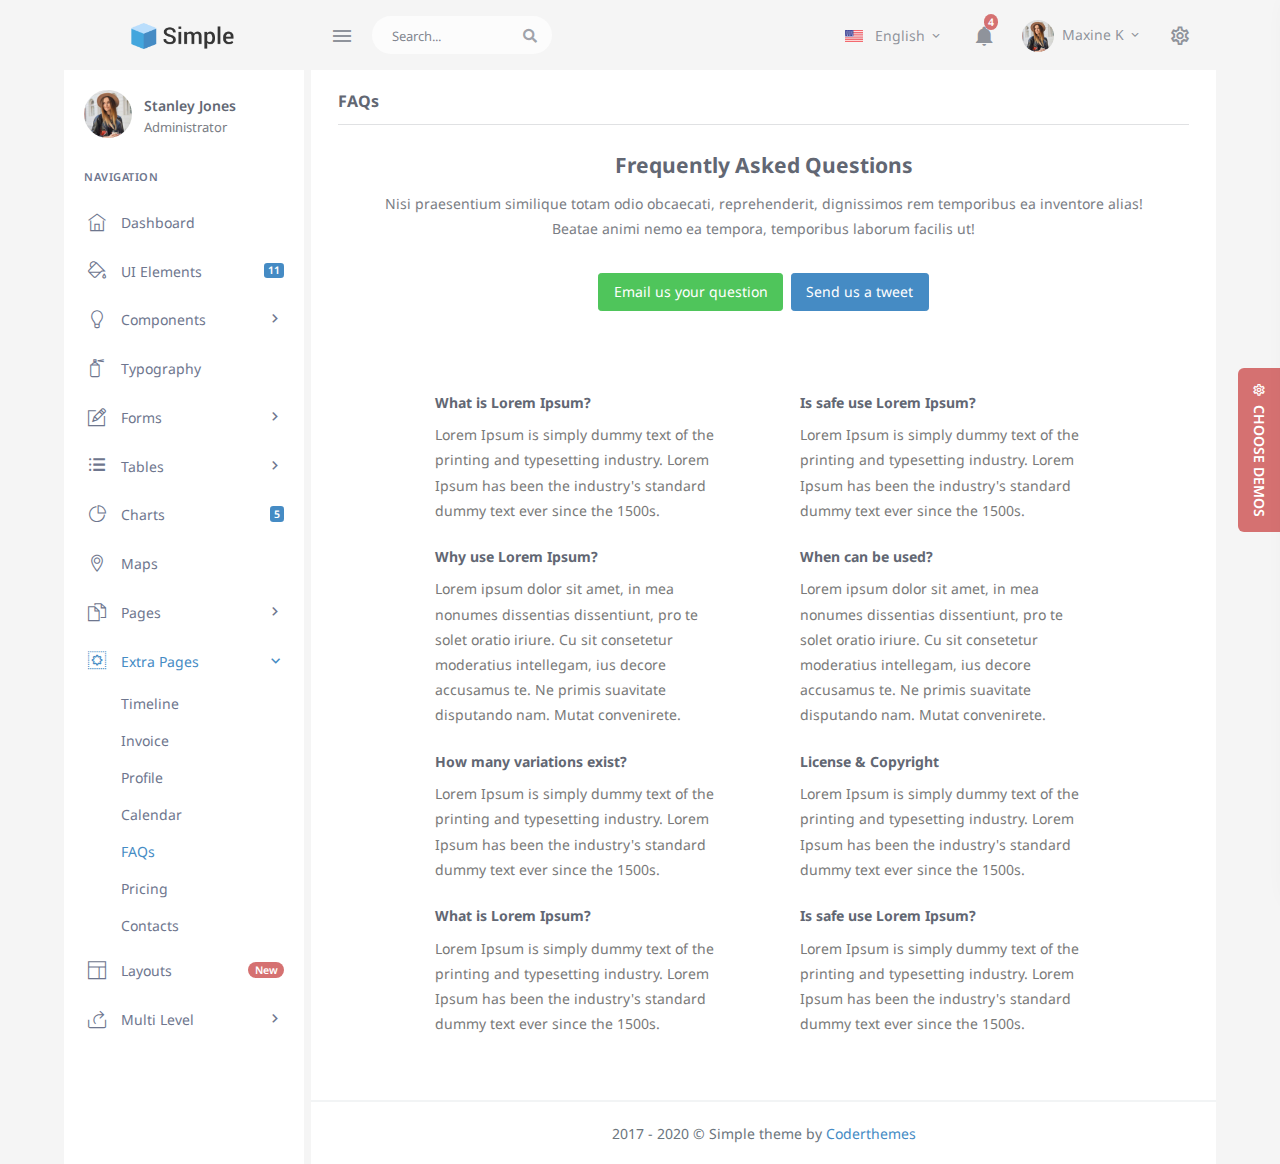
<file: storage/template/admin/extras-faqs.html>
<!DOCTYPE html>
<html lang="en">

    <head>
        <meta charset="utf-8" />
        <title>FAQs | Simple - Responsive Bootstrap 4 Admin Dashboard</title>
        <meta name="viewport" content="width=device-width, initial-scale=1.0">
        <meta content="Responsive bootstrap 4 admin template" name="description" />
        <meta content="Coderthemes" name="author" />
        <meta http-equiv="X-UA-Compatible" content="IE=edge" />
        <!-- App favicon -->
        <link rel="shortcut icon" href="assets/images/favicon.ico">
        <!-- App css -->
        <link href="assets/css/bootstrap.min.css" rel="stylesheet" type="text/css" id="bootstrap-stylesheet" />
        <link href="assets/css/icons.min.css" rel="stylesheet" type="text/css" />
        <link href="assets/css/app.min.css" rel="stylesheet" type="text/css" id="app-stylesheet" />

    </head>

    <body>

        <!-- Begin page -->
        <div id="wrapper">

            
            <!-- Topbar Start -->
            <div class="navbar-custom">
                <ul class="list-unstyled topnav-menu float-right mb-0">

                    <li class="dropdown d-none d-lg-block">
                        <a class="nav-link dropdown-toggle mr-0" data-toggle="dropdown" href="#" role="button" aria-haspopup="false" aria-expanded="false">
                            <img src="assets/images/flags/us.jpg" alt="user-image" class="mr-2" height="12"> <span class="align-middle">English <i class="mdi mdi-chevron-down"></i> </span>
                        </a>
                        <div class="dropdown-menu dropdown-menu-right">
                             <!-- item-->
                             <a href="javascript:void(0);" class="dropdown-item notify-item">
                                    <img src="assets/images/flags/spain.jpg" alt="user-image" class="mr-2" height="12"> <span class="align-middle">Spanish</span>
                             </a>

                             <!-- item-->
                             <a href="javascript:void(0);" class="dropdown-item notify-item">
                                    <img src="assets/images/flags/italy.jpg" alt="user-image" class="mr-2" height="12"> <span class="align-middle">Italian</span>
                             </a>

                            <!-- item-->
                            <a href="javascript:void(0);" class="dropdown-item notify-item">
                                <img src="assets/images/flags/french.jpg" alt="user-image" class="mr-2" height="12"> <span class="align-middle">French</span>
                            </a>

                            <!-- item-->
                            <a href="javascript:void(0);" class="dropdown-item notify-item">
                                <img src="assets/images/flags/russia.jpg" alt="user-image" class="mr-2" height="12"> <span class="align-middle">Russian</span>
                            </a>
                        </div>
                    </li>

                    <li class="dropdown notification-list">
                        <a class="nav-link dropdown-toggle" data-toggle="dropdown" href="#" role="button" aria-haspopup="false" aria-expanded="false">
                            <i class="mdi mdi-bell noti-icon"></i>
                            <span class="badge badge-danger rounded-circle noti-icon-badge">4</span>
                        </a>
                        <div class="dropdown-menu dropdown-menu-right dropdown-lg">

                            <!-- item-->
                            <div class="dropdown-item noti-title">
                                <h5 class="font-16 m-0">
                                    <span class="float-right">
                                        <a href="" class="text-dark">
                                            <small>Clear All</small>
                                        </a>
                                    </span>Notification
                                </h5>
                            </div>

                            <div class="slimscroll noti-scroll">

                                 <!-- item-->
                                 <a href="javascript:void(0);" class="dropdown-item notify-item">
                                        <div class="notify-icon bg-success"><i class="mdi mdi-comment-account-outline"></i></div>
                                        <p class="notify-details">Caleb Flakelar commented on Admin<small class="text-muted">1 min ago</small></p>
                                    </a>

                                    <!-- item-->
                                    <a href="javascript:void(0);" class="dropdown-item notify-item">
                                        <div class="notify-icon bg-info"><i class="mdi mdi-account-plus"></i></div>
                                        <p class="notify-details">New user registered.<small class="text-muted">5 hours ago</small></p>
                                    </a>

                                    <!-- item-->
                                    <a href="javascript:void(0);" class="dropdown-item notify-item">
                                        <div class="notify-icon bg-danger"><i class="mdi mdi-heart"></i></div>
                                        <p class="notify-details">Carlos Crouch liked <b>Admin</b><small class="text-muted">3 days ago</small></p>
                                    </a>

                                    <!-- item-->
                                    <a href="javascript:void(0);" class="dropdown-item notify-item">
                                        <div class="notify-icon bg-warning"><i class="mdi mdi-comment-account-outline"></i></div>
                                        <p class="notify-details">Caleb Flakelar commented on Admin<small class="text-muted">4 days ago</small></p>
                                    </a>

                                    <!-- item-->
                                    <a href="javascript:void(0);" class="dropdown-item notify-item">
                                        <div class="notify-icon bg-primary">
                                            <i class="mdi mdi-heart"></i>
                                        </div>
                                        <p class="notify-details">Carlos Crouch liked <b>Admin</b>
                                            <small class="text-muted">13 days ago</small>
                                        </p>
                                    </a>
                            </div>

                            <!-- All-->
                            <a href="javascript:void(0);" class="dropdown-item text-primary text-center notify-item notify-all ">
                                View all
                                <i class="fi-arrow-right"></i>
                            </a>

                        </div>
                    </li>

                    <li class="dropdown notification-list">
                        <a class="nav-link dropdown-toggle nav-user mr-0" data-toggle="dropdown" href="#" role="button" aria-haspopup="false" aria-expanded="false">
                            <img src="assets/images/users/avatar-1.jpg" alt="user-image" class="rounded-circle">
                            <span class="pro-user-name ml-1">
                                    Maxine K  <i class="mdi mdi-chevron-down"></i> 
                            </span>
                        </a>
                        <div class="dropdown-menu dropdown-menu-right profile-dropdown ">
                            <!-- item-->
                            <div class="dropdown-header noti-title">
                                <h6 class="text-overflow m-0">Welcome !</h6>
                            </div>

                            <!-- item-->
                            <a href="javascript:void(0);" class="dropdown-item notify-item">
                                <i class="mdi mdi-account-outline"></i>
                                <span>Profile</span>
                            </a>

                            <!-- item-->
                            <a href="javascript:void(0);" class="dropdown-item notify-item">
                                <i class="mdi mdi-settings-outline"></i>
                                <span>Settings</span>
                            </a>

                            <!-- item-->
                            <a href="javascript:void(0);" class="dropdown-item notify-item">
                                <i class="mdi mdi-lock-outline"></i>
                                <span>Lock Screen</span>
                            </a>

                            <div class="dropdown-divider"></div>

                            <!-- item-->
                            <a href="javascript:void(0);" class="dropdown-item notify-item">
                                <i class="mdi mdi-logout-variant"></i>
                                <span>Logout</span>
                            </a>

                        </div>
                    </li>

                    <li class="dropdown notification-list">
                        <a href="javascript:void(0);" class="nav-link right-bar-toggle">
                            <i class="mdi mdi-settings-outline noti-icon"></i>
                        </a>
                    </li>


                </ul>

                <!-- LOGO -->
                <div class="logo-box">
                    <a href="index.html" class="logo text-center logo-dark">
                        <span class="logo-lg">
                            <img src="assets/images/logo-dark.png" alt="" height="26">
                            <!-- <span class="logo-lg-text-dark">Simple</span> -->
                        </span>
                        <span class="logo-sm">
                            <!-- <span class="logo-lg-text-dark">S</span> -->
                            <img src="assets/images/logo-sm.png" alt="" height="22">
                        </span>
                    </a>

                    <a href="index.html" class="logo text-center logo-light">
                        <span class="logo-lg">
                            <img src="assets/images/logo-light.png" alt="" height="26">
                            <!-- <span class="logo-lg-text-light">Simple</span> -->
                        </span>
                        <span class="logo-sm">
                            <!-- <span class="logo-lg-text-light">S</span> -->
                            <img src="assets/images/logo-sm.png" alt="" height="22">
                        </span>
                    </a>
                </div>

                <ul class="list-unstyled topnav-menu topnav-menu-left m-0">
                    <li>
                        <button class="button-menu-mobile">
                            <i class="mdi mdi-menu"></i>
                        </button>
                    </li>
        
                    <li class="d-none d-sm-block">
                        <form class="app-search">
                            <div class="app-search-box">
                                <div class="input-group">
                                    <input type="text" class="form-control" placeholder="Search...">
                                    <div class="input-group-append">
                                        <button class="btn" type="submit">
                                            <i class="fas fa-search"></i>
                                        </button>
                                    </div>
                                </div>
                            </div>
                        </form>
                    </li>
                </ul>
            </div>
            <!-- end Topbar --> <!-- ========== Left Sidebar Start ========== -->
<div class="left-side-menu">


                <div class="user-box">
                        <div class="float-left">
                            <img src="assets/images/users/avatar-1.jpg" alt="" class="avatar-md rounded-circle">
                        </div>
                        <div class="user-info">
                            <a href="#">Stanley Jones</a>
                            <p class="text-muted m-0">Administrator</p>
                        </div>
                    </div>
    
            <!--- Sidemenu -->
            <div id="sidebar-menu">
    
                <ul class="metismenu" id="side-menu">
    
                    <li class="menu-title">Navigation</li>
    
                    <li>
                        <a href="index.html">
                            <i class="ti-home"></i>
                            <span> Dashboard </span>
                        </a>
                    </li>
    
                    <li>
                        <a href="ui-elements.html">
                            <i class="ti-paint-bucket"></i>
                            <span> UI Elements </span>
                            <span class="badge badge-primary float-right">11</span>
                        </a>
                    </li>
    
                    <li>
                        <a href="javascript: void(0);">
                            <i class="ti-light-bulb"></i>
                            <span> Components </span>
                            <span class="menu-arrow"></span>
                        </a>
                        <ul class="nav-second-level" aria-expanded="false">
                            <li><a href="components-range-slider.html">Range Slider</a></li>
                            <li><a href="components-alerts.html">Alerts</a></li>
                            <li><a href="components-icons.html">Icons</a></li>
                            <li><a href="components-widgets.html">Widgets</a></li>
                        </ul>
                    </li>

                    <li>
                        <a href="typography.html">
                            <i class="ti-spray"></i>
                            <span> Typography </span>
                        </a>
                    </li>
    
                    <li>
                        <a href="javascript: void(0);">
                            <i class="ti-pencil-alt"></i>
                            <span>  Forms  </span>
                            <span class="menu-arrow"></span>
                        </a>
                        <ul class="nav-second-level" aria-expanded="false">
                            <li><a href="forms-general.html">General Elements</a></li>
                            <li><a href="forms-advanced.html">Advanced Form</a></li>
                        </ul>
                    </li>
    
                    <li>
                        <a href="javascript: void(0);">
                            <i class="ti-menu-alt"></i>
                            <span>  Tables </span>
                            <span class="menu-arrow"></span>
                        </a>
                        <ul class="nav-second-level" aria-expanded="false">
                            <li><a href="tables-basic.html">Basic Tables</a></li>
                            <li><a href="tables-advanced.html">Advanced Tables</a></li>
                        </ul>
                    </li>
    
                    <li>
                        <a href="charts.html">
                            <i class="ti-pie-chart"></i>
                            <span>  Charts  </span>
                            <span class="badge badge-primary float-right">5</span>
                        </a>
                    </li>
    
                    <li>
                        <a href="maps.html">
                            <i class="ti-location-pin"></i>
                            <span> Maps </span>
                        </a>
                    </li>
    
                    <li>
                        <a href="javascript: void(0);">
                            <i class="ti-files"></i>
                            <span> Pages </span>
                            <span class="menu-arrow"></span>
                        </a>
                        <ul class="nav-second-level" aria-expanded="false">
                            <li><a href="pages-login.html">Login</a></li>
                            <li><a href="pages-register.html">Register</a></li>
                            <li><a href="pages-forget-password.html">Forget Password</a></li>
                            <li><a href="pages-lock-screen.html">Lock-screen</a></li>
                            <li><a href="pages-blank.html">Blank page</a></li>
                            <li><a href="pages-404.html">Error 404</a></li>
                            <li><a href="pages-confirm-mail.html">Confirm Mail</a></li>
                            <li><a href="pages-session-expired.html">Session Expired</a></li>
                        </ul>
                    </li>
    
                    <li>
                        <a href="javascript: void(0);">
                            <i class="ti-widget"></i>
                            <span> Extra Pages </span>
                            <span class="menu-arrow"></span>
                        </a>
                        <ul class="nav-second-level" aria-expanded="false">
    
                            <li><a href="extras-timeline.html">Timeline</a></li>
                            <li><a href="extras-invoice.html">Invoice</a></li>
                            <li><a href="extras-profile.html">Profile</a></li>
                            <li><a href="extras-calendar.html">Calendar</a></li>
                            <li><a href="extras-faqs.html">FAQs</a></li>
                            <li><a href="extras-pricing.html">Pricing</a></li>
                            <li><a href="extras-contacts.html">Contacts</a></li>
                        </ul>
                    </li>

                    <li>
                        <a href="javascript: void(0);">
                            <i class="ti-layout"></i>
                            <span> Layouts </span>
                            <span class="badge badge-danger badge-pill float-right">New</span>
                        </a>
                        <ul class="nav-second-level" aria-expanded="false">
                            <li><a href="layouts-horizontal.html">Horizontal</a></li>
                            <li><a href="layouts-dark-sidebar.html">Dark Sidebar</a></li>
                            <li><a href="layouts-small-sidebar.html">Small Sidebar</a></li>
                            <li><a href="layouts-sidebar-collapsed.html">Sidebar Collapsed</a></li>
                        </ul>
                    </li>
    
                    <li>
                        <a href="javascript: void(0);">
                            <i class="ti-share"></i>
                            <span>  Multi Level  </span>
                            <span class="menu-arrow"></span>
                        </a>
                        <ul class="nav-second-level nav" aria-expanded="false">
                            <li>
                                <a href="javascript: void(0);">Level 1.1</a>
                            </li>
                            <li>
                                <a href="javascript: void(0);" aria-expanded="false">Level 1.2
                                        <span class="menu-arrow"></span>
                                    </a>
                                <ul class="nav-third-level nav" aria-expanded="false">
                                    <li>
                                        <a href="javascript: void(0);">Level 2.1</a>
                                    </li>
                                    <li>
                                        <a href="javascript: void(0);">Level 2.2</a>
                                    </li>
                                </ul>
                            </li>
                        </ul>
                    </li>
                </ul>
    
            </div>
            <!-- End Sidebar -->
    
            <div class="clearfix"></div>

    
    </div>
    <!-- Left Sidebar End -->

            <!-- ============================================================== -->
            <!-- Start Page Content here -->
            <!-- ============================================================== -->

            <div class="content-page">
                <div class="content">

                    <!-- Start container-fluid -->
                    <div class="container-fluid">

                        <div class="row">
                            <div class="col-12">
                                <div>
                                    <h4 class="header-title mb-3">FAQs</h4>
                                </div>
                            </div>
                        </div>
                        <!-- end row -->

                        <div class="row">
                            <div class="col-md-12">
                                <div class="text-center">
                                    <h4>Frequently Asked Questions</h4>
                                    <p class="text-muted"> Nisi praesentium similique totam odio obcaecati, reprehenderit, dignissimos rem temporibus ea inventore alias!
                                        <br/> Beatae animi nemo ea tempora, temporibus laborum facilis ut!</p>

                                    <button type="button" class="btn btn-success mt-3 mr-1">Email us your question</button>
                                    <button type="button" class="btn btn-primary mt-3">Send us a tweet</button>

                                </div>
                            </div>
                            <!-- end col -->
                        </div>
                        <!-- end row -->

                        <div class="row mt-5 justify-content-center">
                            <div class="col-md-5">
                                <div class="p-4">
                                    <!-- Question/Answer -->
                                    <div class="mb-4">
                                        <h6>What is Lorem Ipsum?</h6>
                                        <p>Lorem Ipsum is simply dummy text of the printing and typesetting industry. Lorem Ipsum has been the industry's standard dummy text ever since the 1500s.</p>
                                    </div>

                                    <!-- Question/Answer -->

                                    <div class="mb-4">
                                        <h6>Why use Lorem Ipsum?</h6>
                                        <p>Lorem ipsum dolor sit amet, in mea nonumes dissentias dissentiunt, pro te solet oratio iriure. Cu sit consetetur moderatius intellegam, ius decore accusamus te. Ne primis suavitate disputando nam. Mutat convenirete.</p>
                                    </div>

                                    <!-- Question/Answer -->

                                    <div class="mb-4">
                                        <h6>How many variations exist?</h6>
                                        <p>Lorem Ipsum is simply dummy text of the printing and typesetting industry. Lorem Ipsum has been the industry's standard dummy text ever since the 1500s.</p>
                                    </div>

                                    <!-- Question/Answer -->
                                    <div class="mb-4">
                                        <h6>What is Lorem Ipsum?</h6>
                                        <p>Lorem Ipsum is simply dummy text of the printing and typesetting industry. Lorem Ipsum has been the industry's standard dummy text ever since the 1500s.</p>
                                    </div>

                                </div>

                            </div>
                            <!--/col-md-5 -->

                            <div class="col-md-5">

                                <div class="p-4">
                                    <!-- Question/Answer -->
                                    <div class="mb-4">
                                        <h6>Is safe use Lorem Ipsum?</h6>
                                        <p>Lorem Ipsum is simply dummy text of the printing and typesetting industry. Lorem Ipsum has been the industry's standard dummy text ever since the 1500s.</p>
                                    </div>

                                    <!-- Question/Answer -->

                                    <div class="mb-4">
                                        <h6>When can be used?</h6>
                                        <p>Lorem ipsum dolor sit amet, in mea nonumes dissentias dissentiunt, pro te solet oratio iriure. Cu sit consetetur moderatius intellegam, ius decore accusamus te. Ne primis suavitate disputando nam. Mutat convenirete.</p>
                                    </div>

                                    <!-- Question/Answer -->

                                    <div class="mb-4">
                                        <h6>License &amp; Copyright</h6>
                                        <p>Lorem Ipsum is simply dummy text of the printing and typesetting industry. Lorem Ipsum has been the industry's standard dummy text ever since the 1500s.</p>
                                    </div>

                                    <!-- Question/Answer -->
                                    <div class="mb-4">
                                        <h6>Is safe use Lorem Ipsum?</h6>
                                        <p>Lorem Ipsum is simply dummy text of the printing and typesetting industry. Lorem Ipsum has been the industry's standard dummy text ever since the 1500s.</p>
                                    </div>
                                </div>

                            </div>
                            <!--/col-md-5-->
                        </div>
                        <!-- end row -->
            

                    </div>
                    <!-- end container-fluid -->

                    

                    <!-- Footer Start -->
                    <footer class="footer">
                        <div class="container-fluid">
                            <div class="row">
                                <div class="col-md-12">
                                    2017 - 2020 &copy; Simple theme by <a href="">Coderthemes</a>
                                </div>
                            </div>
                        </div>
                    </footer>
                    <!-- end Footer -->

                </div>
                <!-- end content -->

            </div>
            <!-- END content-page -->

        </div>
        <!-- END wrapper -->

        
        <!-- Right Sidebar -->
        <div class="right-bar">
            <div class="rightbar-title">
                <a href="javascript:void(0);" class="right-bar-toggle float-right">
                    <i class="mdi mdi-close"></i>
                </a>
                <h5 class="font-16 m-0 text-white">Theme Customizer</h5>
            </div>
            <div class="slimscroll-menu">
        
                <div class="p-4">
                    <div class="alert alert-warning" role="alert">
                        <strong>Customize </strong> the overall color scheme, layout, etc.
                    </div>
                    <div class="mb-2">
                        <img src="assets/images/layouts/light.png" class="img-fluid img-thumbnail" alt="">
                    </div>
                    <div class="custom-control custom-switch mb-3">
                        <input type="checkbox" class="custom-control-input theme-choice" id="light-mode-switch" checked />
                        <label class="custom-control-label" for="light-mode-switch">Light Mode</label>
                    </div>
            
                    <div class="mb-2">
                        <img src="assets/images/layouts/dark.png" class="img-fluid img-thumbnail" alt="">
                    </div>
                    <div class="custom-control custom-switch mb-3">
                        <input type="checkbox" class="custom-control-input theme-choice" id="dark-mode-switch" data-bsStyle="assets/css/bootstrap-dark.min.css" 
                            data-appStyle="assets/css/app-dark.min.css" />
                        <label class="custom-control-label" for="dark-mode-switch">Dark Mode</label>
                    </div>
            
                    <div class="mb-2">
                        <img src="assets/images/layouts/rtl.png" class="img-fluid img-thumbnail" alt="">
                    </div>
                    <div class="custom-control custom-switch mb-5">
                        <input type="checkbox" class="custom-control-input theme-choice" id="rtl-mode-switch" data-appStyle="assets/css/app-rtl.min.css" />
                        <label class="custom-control-label" for="rtl-mode-switch">RTL Mode</label>
                    </div>

                    <a href="https://1.envato.market/EK71X" class="btn btn-danger btn-block mt-3" target="_blank"><i class="mdi mdi-download mr-1"></i> Download Now</a>
                </div>
            </div> <!-- end slimscroll-menu-->
        </div>
        <!-- /Right-bar -->

        <!-- Right bar overlay-->
        <div class="rightbar-overlay"></div>

        <a href="javascript:void(0);" class="right-bar-toggle demos-show-btn">
            <i class="mdi mdi-settings-outline mdi-spin"></i> &nbsp;Choose Demos
        </a>

        <!-- Vendor js -->
        <script src="assets/js/vendor.min.js"></script>

        <!-- App js -->
        <script src="assets/js/app.min.js"></script>

    </body>

</html>
</file>
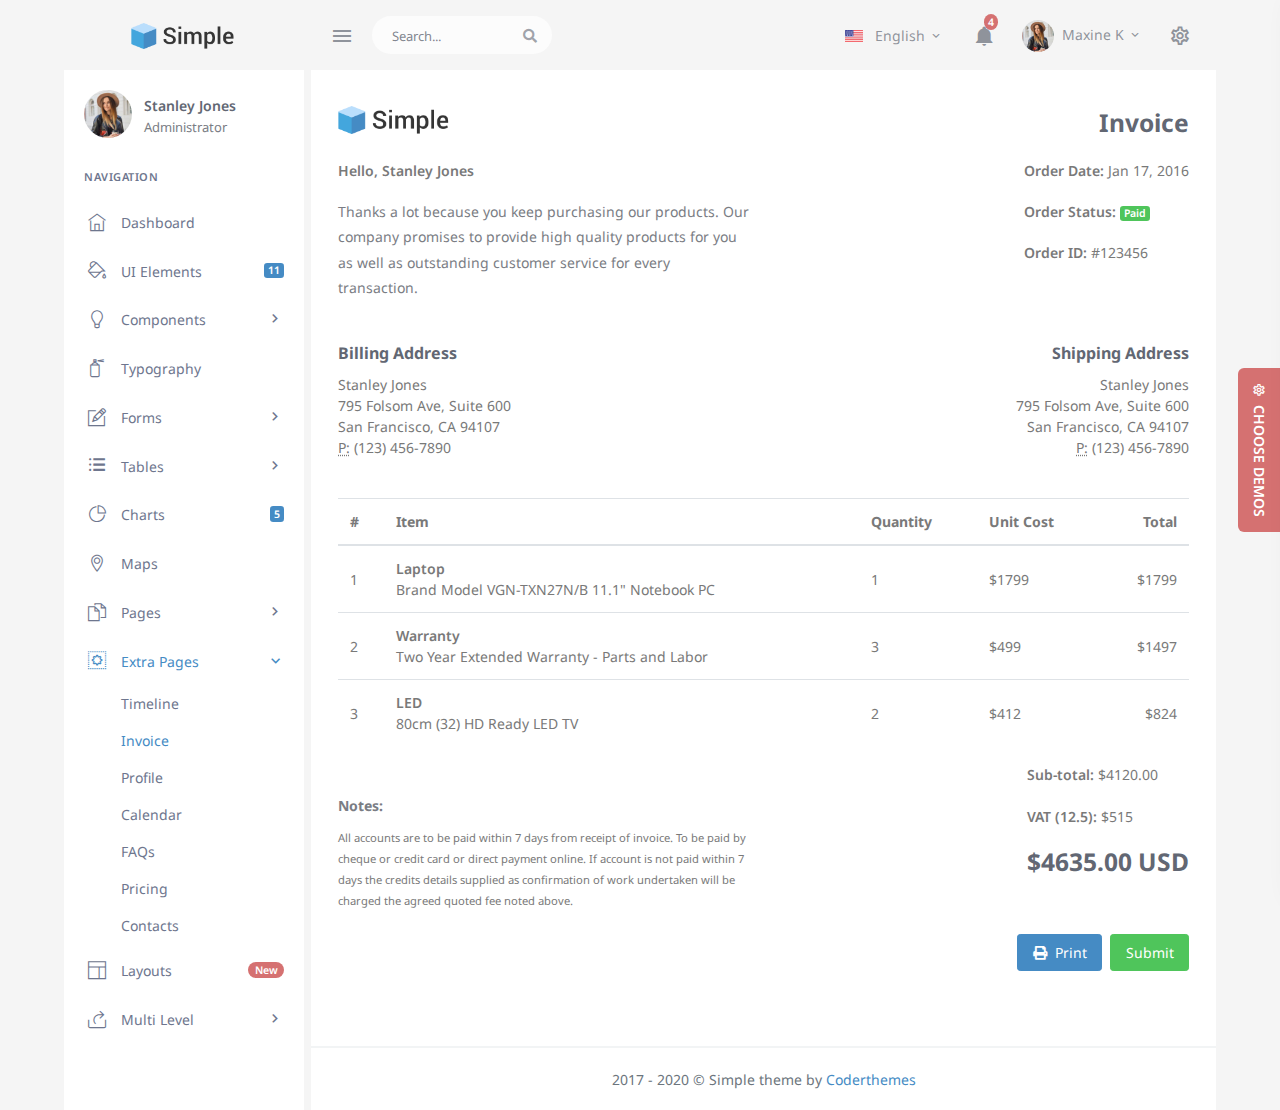
<file: storage/template/admin/extras-invoice.html>
<!DOCTYPE html>
<html lang="en">

    <head>
        <meta charset="utf-8" />
        <title>Starter Page | Simple - Responsive Bootstrap 4 Admin Dashboard</title>
        <meta name="viewport" content="width=device-width, initial-scale=1.0">
        <meta content="Responsive bootstrap 4 admin template" name="description" />
        <meta content="Coderthemes" name="author" />
        <meta http-equiv="X-UA-Compatible" content="IE=edge" />
        <!-- App favicon -->
        <link rel="shortcut icon" href="assets/images/favicon.ico">
        <!-- App css -->
        <link href="assets/css/bootstrap.min.css" rel="stylesheet" type="text/css" id="bootstrap-stylesheet" />
        <link href="assets/css/icons.min.css" rel="stylesheet" type="text/css" />
        <link href="assets/css/app.min.css" rel="stylesheet" type="text/css" id="app-stylesheet" />

    </head>

    <body>

        <!-- Begin page -->
        <div id="wrapper">

            
            <!-- Topbar Start -->
            <div class="navbar-custom">
                <ul class="list-unstyled topnav-menu float-right mb-0">

                    <li class="dropdown d-none d-lg-block">
                        <a class="nav-link dropdown-toggle mr-0" data-toggle="dropdown" href="#" role="button" aria-haspopup="false" aria-expanded="false">
                            <img src="assets/images/flags/us.jpg" alt="user-image" class="mr-2" height="12"> <span class="align-middle">English <i class="mdi mdi-chevron-down"></i> </span>
                        </a>
                        <div class="dropdown-menu dropdown-menu-right">
                             <!-- item-->
                             <a href="javascript:void(0);" class="dropdown-item notify-item">
                                    <img src="assets/images/flags/spain.jpg" alt="user-image" class="mr-2" height="12"> <span class="align-middle">Spanish</span>
                             </a>

                             <!-- item-->
                             <a href="javascript:void(0);" class="dropdown-item notify-item">
                                    <img src="assets/images/flags/italy.jpg" alt="user-image" class="mr-2" height="12"> <span class="align-middle">Italian</span>
                             </a>

                            <!-- item-->
                            <a href="javascript:void(0);" class="dropdown-item notify-item">
                                <img src="assets/images/flags/french.jpg" alt="user-image" class="mr-2" height="12"> <span class="align-middle">French</span>
                            </a>

                            <!-- item-->
                            <a href="javascript:void(0);" class="dropdown-item notify-item">
                                <img src="assets/images/flags/russia.jpg" alt="user-image" class="mr-2" height="12"> <span class="align-middle">Russian</span>
                            </a>
                        </div>
                    </li>

                    <li class="dropdown notification-list">
                        <a class="nav-link dropdown-toggle" data-toggle="dropdown" href="#" role="button" aria-haspopup="false" aria-expanded="false">
                            <i class="mdi mdi-bell noti-icon"></i>
                            <span class="badge badge-danger rounded-circle noti-icon-badge">4</span>
                        </a>
                        <div class="dropdown-menu dropdown-menu-right dropdown-lg">

                            <!-- item-->
                            <div class="dropdown-item noti-title">
                                <h5 class="font-16 m-0">
                                    <span class="float-right">
                                        <a href="" class="text-dark">
                                            <small>Clear All</small>
                                        </a>
                                    </span>Notification
                                </h5>
                            </div>

                            <div class="slimscroll noti-scroll">

                                 <!-- item-->
                                 <a href="javascript:void(0);" class="dropdown-item notify-item">
                                        <div class="notify-icon bg-success"><i class="mdi mdi-comment-account-outline"></i></div>
                                        <p class="notify-details">Caleb Flakelar commented on Admin<small class="text-muted">1 min ago</small></p>
                                    </a>

                                    <!-- item-->
                                    <a href="javascript:void(0);" class="dropdown-item notify-item">
                                        <div class="notify-icon bg-info"><i class="mdi mdi-account-plus"></i></div>
                                        <p class="notify-details">New user registered.<small class="text-muted">5 hours ago</small></p>
                                    </a>

                                    <!-- item-->
                                    <a href="javascript:void(0);" class="dropdown-item notify-item">
                                        <div class="notify-icon bg-danger"><i class="mdi mdi-heart"></i></div>
                                        <p class="notify-details">Carlos Crouch liked <b>Admin</b><small class="text-muted">3 days ago</small></p>
                                    </a>

                                    <!-- item-->
                                    <a href="javascript:void(0);" class="dropdown-item notify-item">
                                        <div class="notify-icon bg-warning"><i class="mdi mdi-comment-account-outline"></i></div>
                                        <p class="notify-details">Caleb Flakelar commented on Admin<small class="text-muted">4 days ago</small></p>
                                    </a>

                                    <!-- item-->
                                    <a href="javascript:void(0);" class="dropdown-item notify-item">
                                        <div class="notify-icon bg-primary">
                                            <i class="mdi mdi-heart"></i>
                                        </div>
                                        <p class="notify-details">Carlos Crouch liked <b>Admin</b>
                                            <small class="text-muted">13 days ago</small>
                                        </p>
                                    </a>
                            </div>

                            <!-- All-->
                            <a href="javascript:void(0);" class="dropdown-item text-primary text-center notify-item notify-all ">
                                View all
                                <i class="fi-arrow-right"></i>
                            </a>

                        </div>
                    </li>

                    <li class="dropdown notification-list">
                        <a class="nav-link dropdown-toggle nav-user mr-0" data-toggle="dropdown" href="#" role="button" aria-haspopup="false" aria-expanded="false">
                            <img src="assets/images/users/avatar-1.jpg" alt="user-image" class="rounded-circle">
                            <span class="pro-user-name ml-1">
                                    Maxine K  <i class="mdi mdi-chevron-down"></i> 
                            </span>
                        </a>
                        <div class="dropdown-menu dropdown-menu-right profile-dropdown ">
                            <!-- item-->
                            <div class="dropdown-header noti-title">
                                <h6 class="text-overflow m-0">Welcome !</h6>
                            </div>

                            <!-- item-->
                            <a href="javascript:void(0);" class="dropdown-item notify-item">
                                <i class="mdi mdi-account-outline"></i>
                                <span>Profile</span>
                            </a>

                            <!-- item-->
                            <a href="javascript:void(0);" class="dropdown-item notify-item">
                                <i class="mdi mdi-settings-outline"></i>
                                <span>Settings</span>
                            </a>

                            <!-- item-->
                            <a href="javascript:void(0);" class="dropdown-item notify-item">
                                <i class="mdi mdi-lock-outline"></i>
                                <span>Lock Screen</span>
                            </a>

                            <div class="dropdown-divider"></div>

                            <!-- item-->
                            <a href="javascript:void(0);" class="dropdown-item notify-item">
                                <i class="mdi mdi-logout-variant"></i>
                                <span>Logout</span>
                            </a>

                        </div>
                    </li>

                    <li class="dropdown notification-list">
                        <a href="javascript:void(0);" class="nav-link right-bar-toggle">
                            <i class="mdi mdi-settings-outline noti-icon"></i>
                        </a>
                    </li>


                </ul>

                <!-- LOGO -->
                <div class="logo-box">
                    <a href="index.html" class="logo text-center logo-dark">
                        <span class="logo-lg">
                            <img src="assets/images/logo-dark.png" alt="" height="26">
                            <!-- <span class="logo-lg-text-dark">Simple</span> -->
                        </span>
                        <span class="logo-sm">
                            <!-- <span class="logo-lg-text-dark">S</span> -->
                            <img src="assets/images/logo-sm.png" alt="" height="22">
                        </span>
                    </a>

                    <a href="index.html" class="logo text-center logo-light">
                        <span class="logo-lg">
                            <img src="assets/images/logo-light.png" alt="" height="26">
                            <!-- <span class="logo-lg-text-light">Simple</span> -->
                        </span>
                        <span class="logo-sm">
                            <!-- <span class="logo-lg-text-light">S</span> -->
                            <img src="assets/images/logo-sm.png" alt="" height="22">
                        </span>
                    </a>
                </div>

                <ul class="list-unstyled topnav-menu topnav-menu-left m-0">
                    <li>
                        <button class="button-menu-mobile">
                            <i class="mdi mdi-menu"></i>
                        </button>
                    </li>
        
                    <li class="d-none d-sm-block">
                        <form class="app-search">
                            <div class="app-search-box">
                                <div class="input-group">
                                    <input type="text" class="form-control" placeholder="Search...">
                                    <div class="input-group-append">
                                        <button class="btn" type="submit">
                                            <i class="fas fa-search"></i>
                                        </button>
                                    </div>
                                </div>
                            </div>
                        </form>
                    </li>
                </ul>
            </div>
            <!-- end Topbar --> <!-- ========== Left Sidebar Start ========== -->
<div class="left-side-menu">


                <div class="user-box">
                        <div class="float-left">
                            <img src="assets/images/users/avatar-1.jpg" alt="" class="avatar-md rounded-circle">
                        </div>
                        <div class="user-info">
                            <a href="#">Stanley Jones</a>
                            <p class="text-muted m-0">Administrator</p>
                        </div>
                    </div>
    
            <!--- Sidemenu -->
            <div id="sidebar-menu">
    
                <ul class="metismenu" id="side-menu">
    
                    <li class="menu-title">Navigation</li>
    
                    <li>
                        <a href="index.html">
                            <i class="ti-home"></i>
                            <span> Dashboard </span>
                        </a>
                    </li>
    
                    <li>
                        <a href="ui-elements.html">
                            <i class="ti-paint-bucket"></i>
                            <span> UI Elements </span>
                            <span class="badge badge-primary float-right">11</span>
                        </a>
                    </li>
    
                    <li>
                        <a href="javascript: void(0);">
                            <i class="ti-light-bulb"></i>
                            <span> Components </span>
                            <span class="menu-arrow"></span>
                        </a>
                        <ul class="nav-second-level" aria-expanded="false">
                            <li><a href="components-range-slider.html">Range Slider</a></li>
                            <li><a href="components-alerts.html">Alerts</a></li>
                            <li><a href="components-icons.html">Icons</a></li>
                            <li><a href="components-widgets.html">Widgets</a></li>
                        </ul>
                    </li>

                    <li>
                        <a href="typography.html">
                            <i class="ti-spray"></i>
                            <span> Typography </span>
                        </a>
                    </li>
    
                    <li>
                        <a href="javascript: void(0);">
                            <i class="ti-pencil-alt"></i>
                            <span>  Forms  </span>
                            <span class="menu-arrow"></span>
                        </a>
                        <ul class="nav-second-level" aria-expanded="false">
                            <li><a href="forms-general.html">General Elements</a></li>
                            <li><a href="forms-advanced.html">Advanced Form</a></li>
                        </ul>
                    </li>
    
                    <li>
                        <a href="javascript: void(0);">
                            <i class="ti-menu-alt"></i>
                            <span>  Tables </span>
                            <span class="menu-arrow"></span>
                        </a>
                        <ul class="nav-second-level" aria-expanded="false">
                            <li><a href="tables-basic.html">Basic Tables</a></li>
                            <li><a href="tables-advanced.html">Advanced Tables</a></li>
                        </ul>
                    </li>
    
                    <li>
                        <a href="charts.html">
                            <i class="ti-pie-chart"></i>
                            <span>  Charts  </span>
                            <span class="badge badge-primary float-right">5</span>
                        </a>
                    </li>
    
                    <li>
                        <a href="maps.html">
                            <i class="ti-location-pin"></i>
                            <span> Maps </span>
                        </a>
                    </li>
    
                    <li>
                        <a href="javascript: void(0);">
                            <i class="ti-files"></i>
                            <span> Pages </span>
                            <span class="menu-arrow"></span>
                        </a>
                        <ul class="nav-second-level" aria-expanded="false">
                            <li><a href="pages-login.html">Login</a></li>
                            <li><a href="pages-register.html">Register</a></li>
                            <li><a href="pages-forget-password.html">Forget Password</a></li>
                            <li><a href="pages-lock-screen.html">Lock-screen</a></li>
                            <li><a href="pages-blank.html">Blank page</a></li>
                            <li><a href="pages-404.html">Error 404</a></li>
                            <li><a href="pages-confirm-mail.html">Confirm Mail</a></li>
                            <li><a href="pages-session-expired.html">Session Expired</a></li>
                        </ul>
                    </li>
    
                    <li>
                        <a href="javascript: void(0);">
                            <i class="ti-widget"></i>
                            <span> Extra Pages </span>
                            <span class="menu-arrow"></span>
                        </a>
                        <ul class="nav-second-level" aria-expanded="false">
    
                            <li><a href="extras-timeline.html">Timeline</a></li>
                            <li><a href="extras-invoice.html">Invoice</a></li>
                            <li><a href="extras-profile.html">Profile</a></li>
                            <li><a href="extras-calendar.html">Calendar</a></li>
                            <li><a href="extras-faqs.html">FAQs</a></li>
                            <li><a href="extras-pricing.html">Pricing</a></li>
                            <li><a href="extras-contacts.html">Contacts</a></li>
                        </ul>
                    </li>

                    <li>
                        <a href="javascript: void(0);">
                            <i class="ti-layout"></i>
                            <span> Layouts </span>
                            <span class="badge badge-danger badge-pill float-right">New</span>
                        </a>
                        <ul class="nav-second-level" aria-expanded="false">
                            <li><a href="layouts-horizontal.html">Horizontal</a></li>
                            <li><a href="layouts-dark-sidebar.html">Dark Sidebar</a></li>
                            <li><a href="layouts-small-sidebar.html">Small Sidebar</a></li>
                            <li><a href="layouts-sidebar-collapsed.html">Sidebar Collapsed</a></li>
                        </ul>
                    </li>
    
                    <li>
                        <a href="javascript: void(0);">
                            <i class="ti-share"></i>
                            <span>  Multi Level  </span>
                            <span class="menu-arrow"></span>
                        </a>
                        <ul class="nav-second-level nav" aria-expanded="false">
                            <li>
                                <a href="javascript: void(0);">Level 1.1</a>
                            </li>
                            <li>
                                <a href="javascript: void(0);" aria-expanded="false">Level 1.2
                                        <span class="menu-arrow"></span>
                                    </a>
                                <ul class="nav-third-level nav" aria-expanded="false">
                                    <li>
                                        <a href="javascript: void(0);">Level 2.1</a>
                                    </li>
                                    <li>
                                        <a href="javascript: void(0);">Level 2.2</a>
                                    </li>
                                </ul>
                            </li>
                        </ul>
                    </li>
                </ul>
    
            </div>
            <!-- End Sidebar -->
    
            <div class="clearfix"></div>

    
    </div>
    <!-- Left Sidebar End -->

            <!-- ============================================================== -->
            <!-- Start Page Content here -->
            <!-- ============================================================== -->

            <div class="content-page">
                <div class="content">

                    <!-- Start container-fluid -->
                    <div class="container-fluid">

                        <!-- start  -->
                        <div class="row">
                                <div class="col-md-12">
                                    <div class="mt-3">
                                        <div class="clearfix">
                                            <div class="float-left mb-2">
                                                <img src="assets/images/logo-dark.png" alt="" height="28">
                                            </div>
                                            <div class="float-right">
                                                <h3 class="m-0 d-print-none">Invoice</h3>
                                            </div>
                                        </div>


                                        <div class="row">
                                            <div class="col-6">
                                                <div class="float-left mt-3">
                                                    <p><b>Hello, Stanley Jones</b></p>
                                                    <p class="text-muted">Thanks a lot because you keep purchasing our products. Our company
                                                        promises to provide high quality products for you as well as outstanding
                                                        customer service for every transaction. </p>
                                                </div>

                                            </div><!-- end col -->
                                            <div class="col-4 offset-2">
                                                <div class="mt-3 float-right">
                                                    <p><strong>Order Date: </strong> Jan 17, 2016</p>
                                                    <p><strong>Order Status: </strong> <span class="badge badge-success">Paid</span></p>
                                                    <p><strong>Order ID: </strong> #123456</p>
                                                </div>
                                            </div><!-- end col -->
                                        </div>
                                        <!-- end row -->

                                        <div class="row mt-3">
                                            <div class="col-sm-6">
                                                <h5 class="font-16">Billing Address</h5>

                                                <address class="line-h-24">
                                                    Stanley Jones<br>
                                                    795 Folsom Ave, Suite 600<br>
                                                    San Francisco, CA 94107<br>
                                                    <abbr title="Phone">P:</abbr> (123) 456-7890
                                                </address>

                                            </div>

                                            <div class="col-sm-6">
                                                <div class="text-sm-right">
                                                    <h5 class="font-16">Shipping Address</h5>

                                                    <address class="line-h-24">
                                                        Stanley Jones<br>
                                                        795 Folsom Ave, Suite 600<br>
                                                        San Francisco, CA 94107<br>
                                                        <abbr title="Phone">P:</abbr> (123) 456-7890
                                                    </address>
                                                </div>

                                            </div>
                                        </div>

                                        <div class="row">
                                            <div class="col-md-12">
                                                <div class="table-responsive">
                                                    <table class="table table-centered mt-4">
                                                        <thead>
                                                        <tr><th>#</th>
                                                            <th>Item</th>
                                                            <th>Quantity</th>
                                                            <th>Unit Cost</th>
                                                            <th class="text-right">Total</th>
                                                        </tr></thead>
                                                        <tbody>
                                                        <tr>
                                                            <td>1</td>
                                                            <td>
                                                                <b>Laptop</b> <br/>
                                                                Brand Model VGN-TXN27N/B
                                                                11.1" Notebook PC
                                                            </td>
                                                            <td>1</td>
                                                            <td>$1799</td>
                                                            <td class="text-right">$1799</td>
                                                        </tr>
                                                        <tr>
                                                            <td>2</td>
                                                            <td>
                                                                <b>Warranty</b> <br/>
                                                                Two Year Extended Warranty -
                                                                Parts and Labor
                                                            </td>
                                                            <td>3</td>
                                                            <td>$499</td>
                                                            <td class="text-right">$1497</td>
                                                        </tr>
                                                        <tr>
                                                            <td>3</td>
                                                            <td>
                                                                <b>LED</b> <br/>
                                                                80cm (32) HD Ready LED TV
                                                            </td>
                                                            <td>2</td>
                                                            <td>$412</td>
                                                            <td class="text-right">$824</td>
                                                        </tr>

                                                        </tbody>
                                                    </table>
                                                </div>
                                            </div>
                                        </div>
                                        <div class="row">
                                            <div class="col-6">
                                                <div class="clearfix pt-4">
                                                    <h6 class="text-muted">Notes:</h6>

                                                    <small>
                                                        All accounts are to be paid within 7 days from receipt of
                                                        invoice. To be paid by cheque or credit card or direct payment
                                                        online. If account is not paid within 7 days the credits details
                                                        supplied as confirmation of work undertaken will be charged the
                                                        agreed quoted fee noted above.
                                                    </small>
                                                </div>

                                            </div>
                                            <div class="col-6">
                                                <div class="float-right">
                                                    <p><b>Sub-total:</b> $4120.00</p>
                                                    <p><b>VAT (12.5):</b> $515</p>
                                                    <h3>$4635.00 USD</h3>
                                                </div>
                                                <div class="clearfix"></div>
                                            </div>
                                        </div>

                                        <div class="mt-4">
                                            <div class="text-right d-print-none">
                                                <a href="javascript:window.print()" class="btn btn-primary waves-effect waves-light mr-1"><i class="fa fa-print mr-1"></i> Print</a>
                                                <a href="#" class="btn btn-success waves-effect waves-light">Submit</a>
                                            </div>
                                        </div>
                                    </div>

                                </div>

                            </div>
                            <!-- end row -->

                    </div>
                    <!-- end container-fluid -->

                    

                    <!-- Footer Start -->
                    <footer class="footer">
                        <div class="container-fluid">
                            <div class="row">
                                <div class="col-md-12">
                                    2017 - 2020 &copy; Simple theme by <a href="">Coderthemes</a>
                                </div>
                            </div>
                        </div>
                    </footer>
                    <!-- end Footer -->

                </div>
                <!-- end content -->

            </div>
            <!-- END content-page -->

        </div>
        <!-- END wrapper -->
        
        
        <!-- Right Sidebar -->
        <div class="right-bar">
            <div class="rightbar-title">
                <a href="javascript:void(0);" class="right-bar-toggle float-right">
                    <i class="mdi mdi-close"></i>
                </a>
                <h5 class="font-16 m-0 text-white">Theme Customizer</h5>
            </div>
            <div class="slimscroll-menu">
        
                <div class="p-4">
                    <div class="alert alert-warning" role="alert">
                        <strong>Customize </strong> the overall color scheme, layout, etc.
                    </div>
                    <div class="mb-2">
                        <img src="assets/images/layouts/light.png" class="img-fluid img-thumbnail" alt="">
                    </div>
                    <div class="custom-control custom-switch mb-3">
                        <input type="checkbox" class="custom-control-input theme-choice" id="light-mode-switch" checked />
                        <label class="custom-control-label" for="light-mode-switch">Light Mode</label>
                    </div>
            
                    <div class="mb-2">
                        <img src="assets/images/layouts/dark.png" class="img-fluid img-thumbnail" alt="">
                    </div>
                    <div class="custom-control custom-switch mb-3">
                        <input type="checkbox" class="custom-control-input theme-choice" id="dark-mode-switch" data-bsStyle="assets/css/bootstrap-dark.min.css" 
                            data-appStyle="assets/css/app-dark.min.css" />
                        <label class="custom-control-label" for="dark-mode-switch">Dark Mode</label>
                    </div>
            
                    <div class="mb-2">
                        <img src="assets/images/layouts/rtl.png" class="img-fluid img-thumbnail" alt="">
                    </div>
                    <div class="custom-control custom-switch mb-5">
                        <input type="checkbox" class="custom-control-input theme-choice" id="rtl-mode-switch" data-appStyle="assets/css/app-rtl.min.css" />
                        <label class="custom-control-label" for="rtl-mode-switch">RTL Mode</label>
                    </div>

                    <a href="https://1.envato.market/EK71X" class="btn btn-danger btn-block mt-3" target="_blank"><i class="mdi mdi-download mr-1"></i> Download Now</a>
                </div>
            </div> <!-- end slimscroll-menu-->
        </div>
        <!-- /Right-bar -->

        <!-- Right bar overlay-->
        <div class="rightbar-overlay"></div>

        <a href="javascript:void(0);" class="right-bar-toggle demos-show-btn">
            <i class="mdi mdi-settings-outline mdi-spin"></i> &nbsp;Choose Demos
        </a>

        <!-- Vendor js -->
        <script src="assets/js/vendor.min.js"></script>

        <!-- App js -->
        <script src="assets/js/app.min.js"></script>

    </body>

</html>
</file>
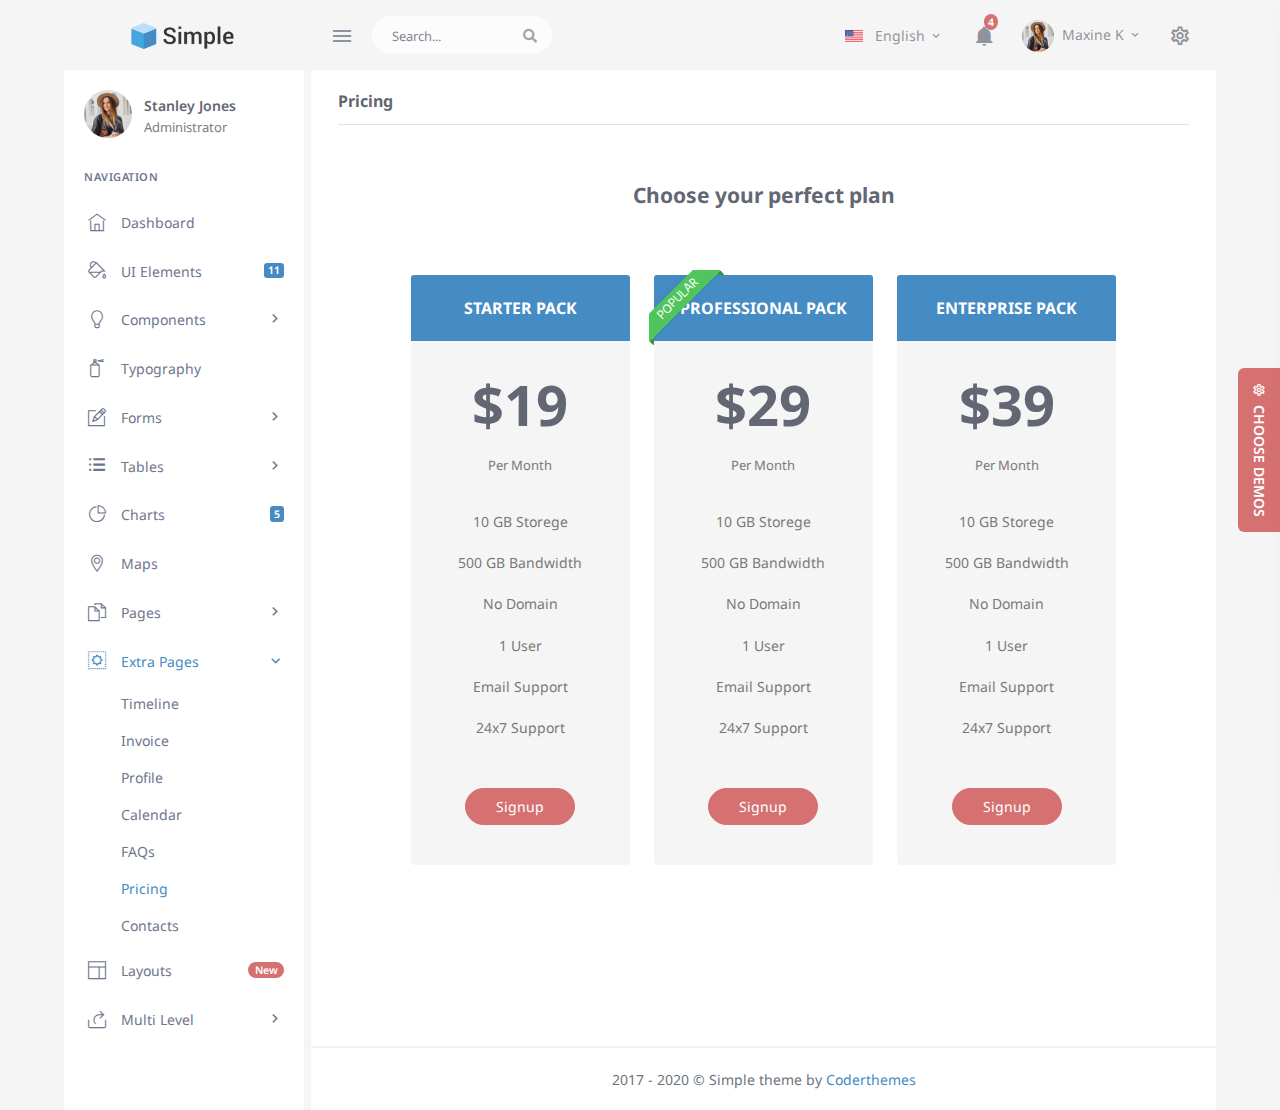
<file: storage/template/admin/extras-pricing.html>
<!DOCTYPE html>
<html lang="en">

    <head>
        <meta charset="utf-8" />
        <title>Pricing | Simple - Responsive Bootstrap 4 Admin Dashboard</title>
        <meta name="viewport" content="width=device-width, initial-scale=1.0">
        <meta content="Responsive bootstrap 4 admin template" name="description" />
        <meta content="Coderthemes" name="author" />
        <meta http-equiv="X-UA-Compatible" content="IE=edge" />
        <!-- App favicon -->
        <link rel="shortcut icon" href="assets/images/favicon.ico">
        <!-- App css -->
        <link href="assets/css/bootstrap.min.css" rel="stylesheet" type="text/css" id="bootstrap-stylesheet" />
        <link href="assets/css/icons.min.css" rel="stylesheet" type="text/css" />
        <link href="assets/css/app.min.css" rel="stylesheet" type="text/css" id="app-stylesheet" />

    </head>

    <body>

        <!-- Begin page -->
        <div id="wrapper">

            
            <!-- Topbar Start -->
            <div class="navbar-custom">
                <ul class="list-unstyled topnav-menu float-right mb-0">

                    <li class="dropdown d-none d-lg-block">
                        <a class="nav-link dropdown-toggle mr-0" data-toggle="dropdown" href="#" role="button" aria-haspopup="false" aria-expanded="false">
                            <img src="assets/images/flags/us.jpg" alt="user-image" class="mr-2" height="12"> <span class="align-middle">English <i class="mdi mdi-chevron-down"></i> </span>
                        </a>
                        <div class="dropdown-menu dropdown-menu-right">
                             <!-- item-->
                             <a href="javascript:void(0);" class="dropdown-item notify-item">
                                    <img src="assets/images/flags/spain.jpg" alt="user-image" class="mr-2" height="12"> <span class="align-middle">Spanish</span>
                             </a>

                             <!-- item-->
                             <a href="javascript:void(0);" class="dropdown-item notify-item">
                                    <img src="assets/images/flags/italy.jpg" alt="user-image" class="mr-2" height="12"> <span class="align-middle">Italian</span>
                             </a>

                            <!-- item-->
                            <a href="javascript:void(0);" class="dropdown-item notify-item">
                                <img src="assets/images/flags/french.jpg" alt="user-image" class="mr-2" height="12"> <span class="align-middle">French</span>
                            </a>

                            <!-- item-->
                            <a href="javascript:void(0);" class="dropdown-item notify-item">
                                <img src="assets/images/flags/russia.jpg" alt="user-image" class="mr-2" height="12"> <span class="align-middle">Russian</span>
                            </a>
                        </div>
                    </li>

                    <li class="dropdown notification-list">
                        <a class="nav-link dropdown-toggle" data-toggle="dropdown" href="#" role="button" aria-haspopup="false" aria-expanded="false">
                            <i class="mdi mdi-bell noti-icon"></i>
                            <span class="badge badge-danger rounded-circle noti-icon-badge">4</span>
                        </a>
                        <div class="dropdown-menu dropdown-menu-right dropdown-lg">

                            <!-- item-->
                            <div class="dropdown-item noti-title">
                                <h5 class="font-16 m-0">
                                    <span class="float-right">
                                        <a href="" class="text-dark">
                                            <small>Clear All</small>
                                        </a>
                                    </span>Notification
                                </h5>
                            </div>

                            <div class="slimscroll noti-scroll">

                                 <!-- item-->
                                 <a href="javascript:void(0);" class="dropdown-item notify-item">
                                        <div class="notify-icon bg-success"><i class="mdi mdi-comment-account-outline"></i></div>
                                        <p class="notify-details">Caleb Flakelar commented on Admin<small class="text-muted">1 min ago</small></p>
                                    </a>

                                    <!-- item-->
                                    <a href="javascript:void(0);" class="dropdown-item notify-item">
                                        <div class="notify-icon bg-info"><i class="mdi mdi-account-plus"></i></div>
                                        <p class="notify-details">New user registered.<small class="text-muted">5 hours ago</small></p>
                                    </a>

                                    <!-- item-->
                                    <a href="javascript:void(0);" class="dropdown-item notify-item">
                                        <div class="notify-icon bg-danger"><i class="mdi mdi-heart"></i></div>
                                        <p class="notify-details">Carlos Crouch liked <b>Admin</b><small class="text-muted">3 days ago</small></p>
                                    </a>

                                    <!-- item-->
                                    <a href="javascript:void(0);" class="dropdown-item notify-item">
                                        <div class="notify-icon bg-warning"><i class="mdi mdi-comment-account-outline"></i></div>
                                        <p class="notify-details">Caleb Flakelar commented on Admin<small class="text-muted">4 days ago</small></p>
                                    </a>

                                    <!-- item-->
                                    <a href="javascript:void(0);" class="dropdown-item notify-item">
                                        <div class="notify-icon bg-primary">
                                            <i class="mdi mdi-heart"></i>
                                        </div>
                                        <p class="notify-details">Carlos Crouch liked <b>Admin</b>
                                            <small class="text-muted">13 days ago</small>
                                        </p>
                                    </a>
                            </div>

                            <!-- All-->
                            <a href="javascript:void(0);" class="dropdown-item text-primary text-center notify-item notify-all ">
                                View all
                                <i class="fi-arrow-right"></i>
                            </a>

                        </div>
                    </li>

                    <li class="dropdown notification-list">
                        <a class="nav-link dropdown-toggle nav-user mr-0" data-toggle="dropdown" href="#" role="button" aria-haspopup="false" aria-expanded="false">
                            <img src="assets/images/users/avatar-1.jpg" alt="user-image" class="rounded-circle">
                            <span class="pro-user-name ml-1">
                                    Maxine K  <i class="mdi mdi-chevron-down"></i> 
                            </span>
                        </a>
                        <div class="dropdown-menu dropdown-menu-right profile-dropdown ">
                            <!-- item-->
                            <div class="dropdown-header noti-title">
                                <h6 class="text-overflow m-0">Welcome !</h6>
                            </div>

                            <!-- item-->
                            <a href="javascript:void(0);" class="dropdown-item notify-item">
                                <i class="mdi mdi-account-outline"></i>
                                <span>Profile</span>
                            </a>

                            <!-- item-->
                            <a href="javascript:void(0);" class="dropdown-item notify-item">
                                <i class="mdi mdi-settings-outline"></i>
                                <span>Settings</span>
                            </a>

                            <!-- item-->
                            <a href="javascript:void(0);" class="dropdown-item notify-item">
                                <i class="mdi mdi-lock-outline"></i>
                                <span>Lock Screen</span>
                            </a>

                            <div class="dropdown-divider"></div>

                            <!-- item-->
                            <a href="javascript:void(0);" class="dropdown-item notify-item">
                                <i class="mdi mdi-logout-variant"></i>
                                <span>Logout</span>
                            </a>

                        </div>
                    </li>

                    <li class="dropdown notification-list">
                        <a href="javascript:void(0);" class="nav-link right-bar-toggle">
                            <i class="mdi mdi-settings-outline noti-icon"></i>
                        </a>
                    </li>


                </ul>

                <!-- LOGO -->
                <div class="logo-box">
                    <a href="index.html" class="logo text-center logo-dark">
                        <span class="logo-lg">
                            <img src="assets/images/logo-dark.png" alt="" height="26">
                            <!-- <span class="logo-lg-text-dark">Simple</span> -->
                        </span>
                        <span class="logo-sm">
                            <!-- <span class="logo-lg-text-dark">S</span> -->
                            <img src="assets/images/logo-sm.png" alt="" height="22">
                        </span>
                    </a>

                    <a href="index.html" class="logo text-center logo-light">
                        <span class="logo-lg">
                            <img src="assets/images/logo-light.png" alt="" height="26">
                            <!-- <span class="logo-lg-text-light">Simple</span> -->
                        </span>
                        <span class="logo-sm">
                            <!-- <span class="logo-lg-text-light">S</span> -->
                            <img src="assets/images/logo-sm.png" alt="" height="22">
                        </span>
                    </a>
                </div>

                <ul class="list-unstyled topnav-menu topnav-menu-left m-0">
                    <li>
                        <button class="button-menu-mobile">
                            <i class="mdi mdi-menu"></i>
                        </button>
                    </li>
        
                    <li class="d-none d-sm-block">
                        <form class="app-search">
                            <div class="app-search-box">
                                <div class="input-group">
                                    <input type="text" class="form-control" placeholder="Search...">
                                    <div class="input-group-append">
                                        <button class="btn" type="submit">
                                            <i class="fas fa-search"></i>
                                        </button>
                                    </div>
                                </div>
                            </div>
                        </form>
                    </li>
                </ul>
            </div>
            <!-- end Topbar --> <!-- ========== Left Sidebar Start ========== -->
<div class="left-side-menu">


                <div class="user-box">
                        <div class="float-left">
                            <img src="assets/images/users/avatar-1.jpg" alt="" class="avatar-md rounded-circle">
                        </div>
                        <div class="user-info">
                            <a href="#">Stanley Jones</a>
                            <p class="text-muted m-0">Administrator</p>
                        </div>
                    </div>
    
            <!--- Sidemenu -->
            <div id="sidebar-menu">
    
                <ul class="metismenu" id="side-menu">
    
                    <li class="menu-title">Navigation</li>
    
                    <li>
                        <a href="index.html">
                            <i class="ti-home"></i>
                            <span> Dashboard </span>
                        </a>
                    </li>
    
                    <li>
                        <a href="ui-elements.html">
                            <i class="ti-paint-bucket"></i>
                            <span> UI Elements </span>
                            <span class="badge badge-primary float-right">11</span>
                        </a>
                    </li>
    
                    <li>
                        <a href="javascript: void(0);">
                            <i class="ti-light-bulb"></i>
                            <span> Components </span>
                            <span class="menu-arrow"></span>
                        </a>
                        <ul class="nav-second-level" aria-expanded="false">
                            <li><a href="components-range-slider.html">Range Slider</a></li>
                            <li><a href="components-alerts.html">Alerts</a></li>
                            <li><a href="components-icons.html">Icons</a></li>
                            <li><a href="components-widgets.html">Widgets</a></li>
                        </ul>
                    </li>

                    <li>
                        <a href="typography.html">
                            <i class="ti-spray"></i>
                            <span> Typography </span>
                        </a>
                    </li>
    
                    <li>
                        <a href="javascript: void(0);">
                            <i class="ti-pencil-alt"></i>
                            <span>  Forms  </span>
                            <span class="menu-arrow"></span>
                        </a>
                        <ul class="nav-second-level" aria-expanded="false">
                            <li><a href="forms-general.html">General Elements</a></li>
                            <li><a href="forms-advanced.html">Advanced Form</a></li>
                        </ul>
                    </li>
    
                    <li>
                        <a href="javascript: void(0);">
                            <i class="ti-menu-alt"></i>
                            <span>  Tables </span>
                            <span class="menu-arrow"></span>
                        </a>
                        <ul class="nav-second-level" aria-expanded="false">
                            <li><a href="tables-basic.html">Basic Tables</a></li>
                            <li><a href="tables-advanced.html">Advanced Tables</a></li>
                        </ul>
                    </li>
    
                    <li>
                        <a href="charts.html">
                            <i class="ti-pie-chart"></i>
                            <span>  Charts  </span>
                            <span class="badge badge-primary float-right">5</span>
                        </a>
                    </li>
    
                    <li>
                        <a href="maps.html">
                            <i class="ti-location-pin"></i>
                            <span> Maps </span>
                        </a>
                    </li>
    
                    <li>
                        <a href="javascript: void(0);">
                            <i class="ti-files"></i>
                            <span> Pages </span>
                            <span class="menu-arrow"></span>
                        </a>
                        <ul class="nav-second-level" aria-expanded="false">
                            <li><a href="pages-login.html">Login</a></li>
                            <li><a href="pages-register.html">Register</a></li>
                            <li><a href="pages-forget-password.html">Forget Password</a></li>
                            <li><a href="pages-lock-screen.html">Lock-screen</a></li>
                            <li><a href="pages-blank.html">Blank page</a></li>
                            <li><a href="pages-404.html">Error 404</a></li>
                            <li><a href="pages-confirm-mail.html">Confirm Mail</a></li>
                            <li><a href="pages-session-expired.html">Session Expired</a></li>
                        </ul>
                    </li>
    
                    <li>
                        <a href="javascript: void(0);">
                            <i class="ti-widget"></i>
                            <span> Extra Pages </span>
                            <span class="menu-arrow"></span>
                        </a>
                        <ul class="nav-second-level" aria-expanded="false">
    
                            <li><a href="extras-timeline.html">Timeline</a></li>
                            <li><a href="extras-invoice.html">Invoice</a></li>
                            <li><a href="extras-profile.html">Profile</a></li>
                            <li><a href="extras-calendar.html">Calendar</a></li>
                            <li><a href="extras-faqs.html">FAQs</a></li>
                            <li><a href="extras-pricing.html">Pricing</a></li>
                            <li><a href="extras-contacts.html">Contacts</a></li>
                        </ul>
                    </li>

                    <li>
                        <a href="javascript: void(0);">
                            <i class="ti-layout"></i>
                            <span> Layouts </span>
                            <span class="badge badge-danger badge-pill float-right">New</span>
                        </a>
                        <ul class="nav-second-level" aria-expanded="false">
                            <li><a href="layouts-horizontal.html">Horizontal</a></li>
                            <li><a href="layouts-dark-sidebar.html">Dark Sidebar</a></li>
                            <li><a href="layouts-small-sidebar.html">Small Sidebar</a></li>
                            <li><a href="layouts-sidebar-collapsed.html">Sidebar Collapsed</a></li>
                        </ul>
                    </li>
    
                    <li>
                        <a href="javascript: void(0);">
                            <i class="ti-share"></i>
                            <span>  Multi Level  </span>
                            <span class="menu-arrow"></span>
                        </a>
                        <ul class="nav-second-level nav" aria-expanded="false">
                            <li>
                                <a href="javascript: void(0);">Level 1.1</a>
                            </li>
                            <li>
                                <a href="javascript: void(0);" aria-expanded="false">Level 1.2
                                        <span class="menu-arrow"></span>
                                    </a>
                                <ul class="nav-third-level nav" aria-expanded="false">
                                    <li>
                                        <a href="javascript: void(0);">Level 2.1</a>
                                    </li>
                                    <li>
                                        <a href="javascript: void(0);">Level 2.2</a>
                                    </li>
                                </ul>
                            </li>
                        </ul>
                    </li>
                </ul>
    
            </div>
            <!-- End Sidebar -->
    
            <div class="clearfix"></div>

    
    </div>
    <!-- Left Sidebar End -->

            <!-- ============================================================== -->
            <!-- Start Page Content here -->
            <!-- ============================================================== -->

            <div class="content-page">
                <div class="content">

                    <!-- Start container-fluid -->
                    <div class="container-fluid">

                        <!-- start  -->
                        <div class="row">
                            <div class="col-12">
                                <div>
                                    <h4 class="header-title mb-3">Pricing</h4>

                                    <!-- Start row -->
                                    <div class="row mt-5 justify-content-center">
                                        <div class="col-md-10">
                                            <div class="text-center">
                                                <h4 class="mt-2 mb-2">Choose your perfect plan</h4>
                                            </div>

                                            <div class="row mt-5">
                                                <div class="col-lg-4">
                                                    <div class="card text-center mt-3 bg-light border-0">
                                                        <div class="card-header bg-primary">
                                                            <h5 class="text-uppercase text-white font-16">Starter Pack</h5>
                                                        </div>

                                                        <div class="text-center p-4 mb-3">
                                                            <h1 class="display-4 mt-0 font-weight-bold">$19</h1>
                                                            <p class="font-13">Per Month</p>

                                                            <div class="mt-4 pt-2">
                                                                <p>10 GB Storege</p>
                                                                <p>500 GB Bandwidth</p>
                                                                <p>No Domain</p>
                                                                <p>1 User</p>
                                                                <p>Email Support</p>
                                                                <p>24x7 Support</p>
                                                            </div>

                                                            <div class="text-center mt-5">
                                                                <a href="#" class="btn btn-danger width-md btn-rounded">Signup</a>
                                                            </div>
                                                        </div>
                                                    </div>
                                                </div>

                                                <div class="col-lg-4">
                                                    <div class="card text-center mt-3 ribbon-box bg-light border-0">
                                                        
                                                        <div class="card-header bg-primary">
                                                            <div class="ribbon-two ribbon-two-success"><span>POPULAR</span></div>
                                                            <h5 class="text-uppercase text-white font-16">Professional Pack</h5>
                                                        </div>

                                                        <div class="text-center p-4 mb-3">
                                                            <h1 class="display-4 mt-0 font-weight-bold">$29</h1>
                                                            <p class="font-13">Per Month</p>

                                                            <div class="mt-4 pt-2">
                                                                <p>10 GB Storege</p>
                                                                <p>500 GB Bandwidth</p>
                                                                <p>No Domain</p>
                                                                <p>1 User</p>
                                                                <p>Email Support</p>
                                                                <p>24x7 Support</p>
                                                            </div>

                                                            <div class="text-center mt-5">
                                                                <a href="#" class="btn btn-danger width-md btn-rounded">Signup</a>
                                                            </div>
                                                        </div>
                                                    </div>
                                                </div>

                                                <div class="col-lg-4">
                                                    <div class="card text-center mt-3 bg-light border-0">
                                                        <div class="card-header bg-primary">
                                                            <h5 class="text-uppercase text-white font-16">Enterprise Pack</h5>
                                                        </div>

                                                        <div class="text-center p-4 mb-3">
                                                            <h1 class="display-4 mt-0 font-weight-bold">$39</h1>
                                                            <p class="font-13">Per Month</p>

                                                            <div class="mt-4 pt-2">
                                                                <p>10 GB Storege</p>
                                                                <p>500 GB Bandwidth</p>
                                                                <p>No Domain</p>
                                                                <p>1 User</p>
                                                                <p>Email Support</p>
                                                                <p>24x7 Support</p>
                                                            </div>

                                                            <div class="text-center mt-5">
                                                                <a href="#" class="btn btn-danger width-md btn-rounded">Signup</a>
                                                            </div>
                                                        </div>
                                                    </div>
                                                </div>
                                            </div>

                                        </div>
                                    </div>
                                    <!-- end row -->
                                </div>
                            </div>
                        </div>
                        <!-- end row -->

                    </div>
                    <!-- end container-fluid -->

                    

                    <!-- Footer Start -->
                    <footer class="footer">
                        <div class="container-fluid">
                            <div class="row">
                                <div class="col-md-12">
                                    2017 - 2020 &copy; Simple theme by <a href="">Coderthemes</a>
                                </div>
                            </div>
                        </div>
                    </footer>
                    <!-- end Footer -->

                </div>
                <!-- end content -->

            </div>
            <!-- END content-page -->

        </div>
        <!-- END wrapper -->

        
        <!-- Right Sidebar -->
        <div class="right-bar">
            <div class="rightbar-title">
                <a href="javascript:void(0);" class="right-bar-toggle float-right">
                    <i class="mdi mdi-close"></i>
                </a>
                <h5 class="font-16 m-0 text-white">Theme Customizer</h5>
            </div>
            <div class="slimscroll-menu">
        
                <div class="p-4">
                    <div class="alert alert-warning" role="alert">
                        <strong>Customize </strong> the overall color scheme, layout, etc.
                    </div>
                    <div class="mb-2">
                        <img src="assets/images/layouts/light.png" class="img-fluid img-thumbnail" alt="">
                    </div>
                    <div class="custom-control custom-switch mb-3">
                        <input type="checkbox" class="custom-control-input theme-choice" id="light-mode-switch" checked />
                        <label class="custom-control-label" for="light-mode-switch">Light Mode</label>
                    </div>
            
                    <div class="mb-2">
                        <img src="assets/images/layouts/dark.png" class="img-fluid img-thumbnail" alt="">
                    </div>
                    <div class="custom-control custom-switch mb-3">
                        <input type="checkbox" class="custom-control-input theme-choice" id="dark-mode-switch" data-bsStyle="assets/css/bootstrap-dark.min.css" 
                            data-appStyle="assets/css/app-dark.min.css" />
                        <label class="custom-control-label" for="dark-mode-switch">Dark Mode</label>
                    </div>
            
                    <div class="mb-2">
                        <img src="assets/images/layouts/rtl.png" class="img-fluid img-thumbnail" alt="">
                    </div>
                    <div class="custom-control custom-switch mb-5">
                        <input type="checkbox" class="custom-control-input theme-choice" id="rtl-mode-switch" data-appStyle="assets/css/app-rtl.min.css" />
                        <label class="custom-control-label" for="rtl-mode-switch">RTL Mode</label>
                    </div>

                    <a href="https://1.envato.market/EK71X" class="btn btn-danger btn-block mt-3" target="_blank"><i class="mdi mdi-download mr-1"></i> Download Now</a>
                </div>
            </div> <!-- end slimscroll-menu-->
        </div>
        <!-- /Right-bar -->

        <!-- Right bar overlay-->
        <div class="rightbar-overlay"></div>

        <a href="javascript:void(0);" class="right-bar-toggle demos-show-btn">
            <i class="mdi mdi-settings-outline mdi-spin"></i> &nbsp;Choose Demos
        </a>

        <!-- Vendor js -->
        <script src="assets/js/vendor.min.js"></script>

        <!-- App js -->
        <script src="assets/js/app.min.js"></script>

    </body>

</html>
</file>
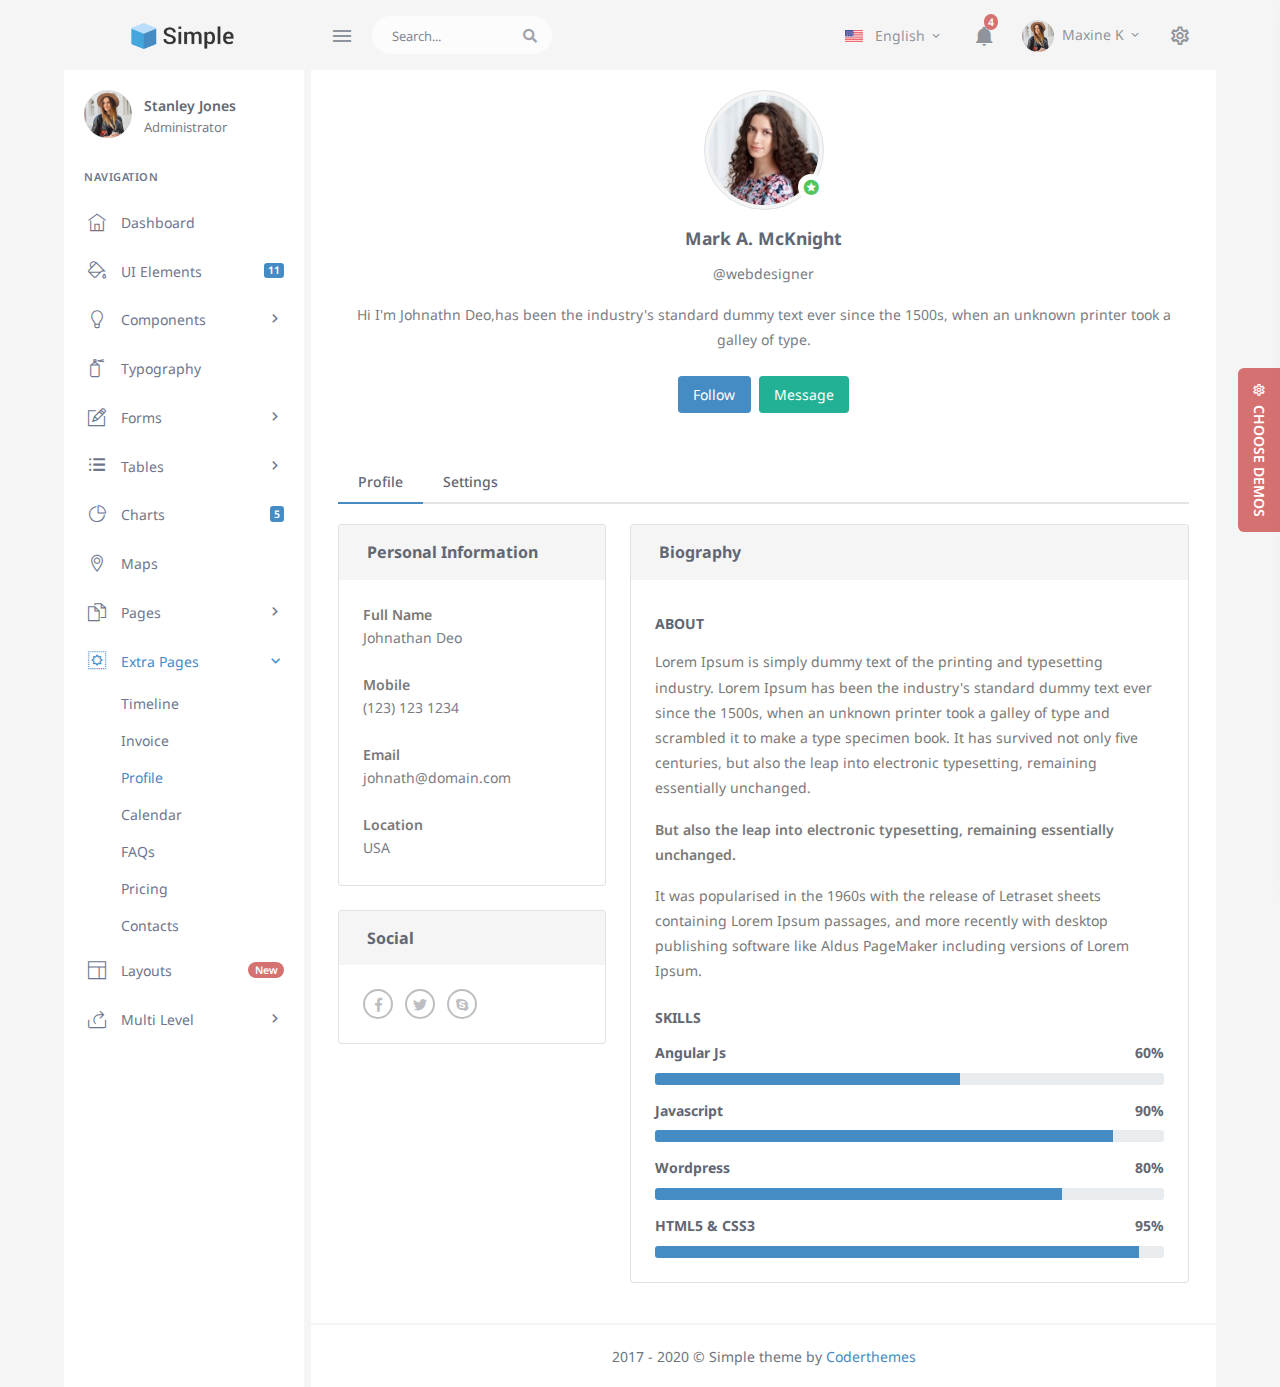
<file: storage/template/admin/extras-profile.html>
<!DOCTYPE html>
<html lang="en">

<head>
    <meta charset="utf-8" />
    <title>profile | Simple - Responsive Bootstrap 4 Admin Dashboard</title>
    <meta name="viewport" content="width=device-width, initial-scale=1.0">
    <meta content="Responsive bootstrap 4 admin template" name="description" />
    <meta content="Coderthemes" name="author" />
    <meta http-equiv="X-UA-Compatible" content="IE=edge" />
    <!-- App favicon -->
    <link rel="shortcut icon" href="assets/images/favicon.ico">
    <!-- App css -->
    <link href="assets/css/bootstrap.min.css" rel="stylesheet" type="text/css" id="bootstrap-stylesheet" />
    <link href="assets/css/icons.min.css" rel="stylesheet" type="text/css" />
    <link href="assets/css/app.min.css" rel="stylesheet" type="text/css" id="app-stylesheet" />

</head>

<body>

    <!-- Begin page -->
    <div id="wrapper">


        <!-- Topbar Start -->
        <div class="navbar-custom">
            <ul class="list-unstyled topnav-menu float-right mb-0">

                <li class="dropdown d-none d-lg-block">
                    <a class="nav-link dropdown-toggle mr-0" data-toggle="dropdown" href="#" role="button"
                        aria-haspopup="false" aria-expanded="false">
                        <img src="assets/images/flags/us.jpg" alt="user-image" class="mr-2" height="12"> <span
                            class="align-middle">English <i class="mdi mdi-chevron-down"></i> </span>
                    </a>
                    <div class="dropdown-menu dropdown-menu-right">
                        <!-- item-->
                        <a href="javascript:void(0);" class="dropdown-item notify-item">
                            <img src="assets/images/flags/spain.jpg" alt="user-image" class="mr-2" height="12"> <span
                                class="align-middle">Spanish</span>
                        </a>

                        <!-- item-->
                        <a href="javascript:void(0);" class="dropdown-item notify-item">
                            <img src="assets/images/flags/italy.jpg" alt="user-image" class="mr-2" height="12"> <span
                                class="align-middle">Italian</span>
                        </a>

                        <!-- item-->
                        <a href="javascript:void(0);" class="dropdown-item notify-item">
                            <img src="assets/images/flags/french.jpg" alt="user-image" class="mr-2" height="12"> <span
                                class="align-middle">French</span>
                        </a>

                        <!-- item-->
                        <a href="javascript:void(0);" class="dropdown-item notify-item">
                            <img src="assets/images/flags/russia.jpg" alt="user-image" class="mr-2" height="12"> <span
                                class="align-middle">Russian</span>
                        </a>
                    </div>
                </li>

                <li class="dropdown notification-list">
                    <a class="nav-link dropdown-toggle" data-toggle="dropdown" href="#" role="button"
                        aria-haspopup="false" aria-expanded="false">
                        <i class="mdi mdi-bell noti-icon"></i>
                        <span class="badge badge-danger rounded-circle noti-icon-badge">4</span>
                    </a>
                    <div class="dropdown-menu dropdown-menu-right dropdown-lg">

                        <!-- item-->
                        <div class="dropdown-item noti-title">
                            <h5 class="font-16 m-0">
                                <span class="float-right">
                                    <a href="" class="text-dark">
                                        <small>Clear All</small>
                                    </a>
                                </span>Notification
                            </h5>
                        </div>

                        <div class="slimscroll noti-scroll">

                            <!-- item-->
                            <a href="javascript:void(0);" class="dropdown-item notify-item">
                                <div class="notify-icon bg-success"><i class="mdi mdi-comment-account-outline"></i>
                                </div>
                                <p class="notify-details">Caleb Flakelar commented on Admin<small class="text-muted">1
                                        min ago</small></p>
                            </a>

                            <!-- item-->
                            <a href="javascript:void(0);" class="dropdown-item notify-item">
                                <div class="notify-icon bg-info"><i class="mdi mdi-account-plus"></i></div>
                                <p class="notify-details">New user registered.<small class="text-muted">5 hours
                                        ago</small></p>
                            </a>

                            <!-- item-->
                            <a href="javascript:void(0);" class="dropdown-item notify-item">
                                <div class="notify-icon bg-danger"><i class="mdi mdi-heart"></i></div>
                                <p class="notify-details">Carlos Crouch liked <b>Admin</b><small class="text-muted">3
                                        days ago</small></p>
                            </a>

                            <!-- item-->
                            <a href="javascript:void(0);" class="dropdown-item notify-item">
                                <div class="notify-icon bg-warning"><i class="mdi mdi-comment-account-outline"></i>
                                </div>
                                <p class="notify-details">Caleb Flakelar commented on Admin<small class="text-muted">4
                                        days ago</small></p>
                            </a>

                            <!-- item-->
                            <a href="javascript:void(0);" class="dropdown-item notify-item">
                                <div class="notify-icon bg-primary">
                                    <i class="mdi mdi-heart"></i>
                                </div>
                                <p class="notify-details">Carlos Crouch liked <b>Admin</b>
                                    <small class="text-muted">13 days ago</small>
                                </p>
                            </a>
                        </div>

                        <!-- All-->
                        <a href="javascript:void(0);"
                            class="dropdown-item text-primary text-center notify-item notify-all ">
                            View all
                            <i class="fi-arrow-right"></i>
                        </a>

                    </div>
                </li>

                <li class="dropdown notification-list">
                    <a class="nav-link dropdown-toggle nav-user mr-0" data-toggle="dropdown" href="#" role="button"
                        aria-haspopup="false" aria-expanded="false">
                        <img src="assets/images/users/avatar-1.jpg" alt="user-image" class="rounded-circle">
                        <span class="pro-user-name ml-1">
                            Maxine K <i class="mdi mdi-chevron-down"></i>
                        </span>
                    </a>
                    <div class="dropdown-menu dropdown-menu-right profile-dropdown ">
                        <!-- item-->
                        <div class="dropdown-header noti-title">
                            <h6 class="text-overflow m-0">Welcome !</h6>
                        </div>

                        <!-- item-->
                        <a href="javascript:void(0);" class="dropdown-item notify-item">
                            <i class="mdi mdi-account-outline"></i>
                            <span>Profile</span>
                        </a>

                        <!-- item-->
                        <a href="javascript:void(0);" class="dropdown-item notify-item">
                            <i class="mdi mdi-settings-outline"></i>
                            <span>Settings</span>
                        </a>

                        <!-- item-->
                        <a href="javascript:void(0);" class="dropdown-item notify-item">
                            <i class="mdi mdi-lock-outline"></i>
                            <span>Lock Screen</span>
                        </a>

                        <div class="dropdown-divider"></div>

                        <!-- item-->
                        <a href="javascript:void(0);" class="dropdown-item notify-item">
                            <i class="mdi mdi-logout-variant"></i>
                            <span>Logout</span>
                        </a>

                    </div>
                </li>

                <li class="dropdown notification-list">
                    <a href="javascript:void(0);" class="nav-link right-bar-toggle">
                        <i class="mdi mdi-settings-outline noti-icon"></i>
                    </a>
                </li>


            </ul>

            <!-- LOGO -->
            <div class="logo-box">
                <a href="index.html" class="logo text-center logo-dark">
                    <span class="logo-lg">
                        <img src="assets/images/logo-dark.png" alt="" height="26">
                        <!-- <span class="logo-lg-text-dark">Simple</span> -->
                    </span>
                    <span class="logo-sm">
                        <!-- <span class="logo-lg-text-dark">S</span> -->
                        <img src="assets/images/logo-sm.png" alt="" height="22">
                    </span>
                </a>

                <a href="index.html" class="logo text-center logo-light">
                    <span class="logo-lg">
                        <img src="assets/images/logo-light.png" alt="" height="26">
                        <!-- <span class="logo-lg-text-light">Simple</span> -->
                    </span>
                    <span class="logo-sm">
                        <!-- <span class="logo-lg-text-light">S</span> -->
                        <img src="assets/images/logo-sm.png" alt="" height="22">
                    </span>
                </a>
            </div>

            <ul class="list-unstyled topnav-menu topnav-menu-left m-0">
                <li>
                    <button class="button-menu-mobile">
                        <i class="mdi mdi-menu"></i>
                    </button>
                </li>

                <li class="d-none d-sm-block">
                    <form class="app-search">
                        <div class="app-search-box">
                            <div class="input-group">
                                <input type="text" class="form-control" placeholder="Search...">
                                <div class="input-group-append">
                                    <button class="btn" type="submit">
                                        <i class="fas fa-search"></i>
                                    </button>
                                </div>
                            </div>
                        </div>
                    </form>
                </li>
            </ul>
        </div>
        <!-- end Topbar --> <!-- ========== Left Sidebar Start ========== -->
        <div class="left-side-menu">


            <div class="user-box">
                <div class="float-left">
                    <img src="assets/images/users/avatar-1.jpg" alt="" class="avatar-md rounded-circle">
                </div>
                <div class="user-info">
                    <a href="#">Stanley Jones</a>
                    <p class="text-muted m-0">Administrator</p>
                </div>
            </div>

            <!--- Sidemenu -->
            <div id="sidebar-menu">

                <ul class="metismenu" id="side-menu">

                    <li class="menu-title">Navigation</li>

                    <li>
                        <a href="index.html">
                            <i class="ti-home"></i>
                            <span> Dashboard </span>
                        </a>
                    </li>

                    <li>
                        <a href="ui-elements.html">
                            <i class="ti-paint-bucket"></i>
                            <span> UI Elements </span>
                            <span class="badge badge-primary float-right">11</span>
                        </a>
                    </li>

                    <li>
                        <a href="javascript: void(0);">
                            <i class="ti-light-bulb"></i>
                            <span> Components </span>
                            <span class="menu-arrow"></span>
                        </a>
                        <ul class="nav-second-level" aria-expanded="false">
                            <li><a href="components-range-slider.html">Range Slider</a></li>
                            <li><a href="components-alerts.html">Alerts</a></li>
                            <li><a href="components-icons.html">Icons</a></li>
                            <li><a href="components-widgets.html">Widgets</a></li>
                        </ul>
                    </li>

                    <li>
                        <a href="typography.html">
                            <i class="ti-spray"></i>
                            <span> Typography </span>
                        </a>
                    </li>

                    <li>
                        <a href="javascript: void(0);">
                            <i class="ti-pencil-alt"></i>
                            <span> Forms </span>
                            <span class="menu-arrow"></span>
                        </a>
                        <ul class="nav-second-level" aria-expanded="false">
                            <li><a href="forms-general.html">General Elements</a></li>
                            <li><a href="forms-advanced.html">Advanced Form</a></li>
                        </ul>
                    </li>

                    <li>
                        <a href="javascript: void(0);">
                            <i class="ti-menu-alt"></i>
                            <span> Tables </span>
                            <span class="menu-arrow"></span>
                        </a>
                        <ul class="nav-second-level" aria-expanded="false">
                            <li><a href="tables-basic.html">Basic Tables</a></li>
                            <li><a href="tables-advanced.html">Advanced Tables</a></li>
                        </ul>
                    </li>

                    <li>
                        <a href="charts.html">
                            <i class="ti-pie-chart"></i>
                            <span> Charts </span>
                            <span class="badge badge-primary float-right">5</span>
                        </a>
                    </li>

                    <li>
                        <a href="maps.html">
                            <i class="ti-location-pin"></i>
                            <span> Maps </span>
                        </a>
                    </li>

                    <li>
                        <a href="javascript: void(0);">
                            <i class="ti-files"></i>
                            <span> Pages </span>
                            <span class="menu-arrow"></span>
                        </a>
                        <ul class="nav-second-level" aria-expanded="false">
                            <li><a href="pages-login.html">Login</a></li>
                            <li><a href="pages-register.html">Register</a></li>
                            <li><a href="pages-forget-password.html">Forget Password</a></li>
                            <li><a href="pages-lock-screen.html">Lock-screen</a></li>
                            <li><a href="pages-blank.html">Blank page</a></li>
                            <li><a href="pages-404.html">Error 404</a></li>
                            <li><a href="pages-confirm-mail.html">Confirm Mail</a></li>
                            <li><a href="pages-session-expired.html">Session Expired</a></li>
                        </ul>
                    </li>

                    <li>
                        <a href="javascript: void(0);">
                            <i class="ti-widget"></i>
                            <span> Extra Pages </span>
                            <span class="menu-arrow"></span>
                        </a>
                        <ul class="nav-second-level" aria-expanded="false">

                            <li><a href="extras-timeline.html">Timeline</a></li>
                            <li><a href="extras-invoice.html">Invoice</a></li>
                            <li><a href="extras-profile.html">Profile</a></li>
                            <li><a href="extras-calendar.html">Calendar</a></li>
                            <li><a href="extras-faqs.html">FAQs</a></li>
                            <li><a href="extras-pricing.html">Pricing</a></li>
                            <li><a href="extras-contacts.html">Contacts</a></li>
                        </ul>
                    </li>

                    <li>
                        <a href="javascript: void(0);">
                            <i class="ti-layout"></i>
                            <span> Layouts </span>
                            <span class="badge badge-danger badge-pill float-right">New</span>
                        </a>
                        <ul class="nav-second-level" aria-expanded="false">
                            <li><a href="layouts-horizontal.html">Horizontal</a></li>
                            <li><a href="layouts-dark-sidebar.html">Dark Sidebar</a></li>
                            <li><a href="layouts-small-sidebar.html">Small Sidebar</a></li>
                            <li><a href="layouts-sidebar-collapsed.html">Sidebar Collapsed</a></li>
                        </ul>
                    </li>

                    <li>
                        <a href="javascript: void(0);">
                            <i class="ti-share"></i>
                            <span> Multi Level </span>
                            <span class="menu-arrow"></span>
                        </a>
                        <ul class="nav-second-level nav" aria-expanded="false">
                            <li>
                                <a href="javascript: void(0);">Level 1.1</a>
                            </li>
                            <li>
                                <a href="javascript: void(0);" aria-expanded="false">Level 1.2
                                    <span class="menu-arrow"></span>
                                </a>
                                <ul class="nav-third-level nav" aria-expanded="false">
                                    <li>
                                        <a href="javascript: void(0);">Level 2.1</a>
                                    </li>
                                    <li>
                                        <a href="javascript: void(0);">Level 2.2</a>
                                    </li>
                                </ul>
                            </li>
                        </ul>
                    </li>
                </ul>

            </div>
            <!-- End Sidebar -->

            <div class="clearfix"></div>


        </div>
        <!-- Left Sidebar End -->

        <!-- ============================================================== -->
        <!-- Start Page Content here -->
        <!-- ============================================================== -->

        <div class="content-page">
            <div class="content">

                <!-- Start container-fluid -->
                <div class="container-fluid">

                    <!-- start  -->
                    <div class="row">
                        <div class="col-md-12">
                            <div class="p-0 text-center">
                                <div class="member-card">
                                    <div class="avatar-xxl member-thumb mb-2 center-page mx-auto">
                                        <img src="assets/images/users/avatar-3.jpg" class="rounded-circle img-thumbnail"
                                            alt="profile-image">
                                        <i class="mdi mdi-star-circle member-star text-success"
                                            title="verified user"></i>
                                    </div>

                                    <div class="">
                                        <h5 class="mt-3">Mark A. McKnight</h5>
                                        <p class="text-muted">@webdesigner</p>
                                    </div>

                                    <p class="text-muted mt-2">
                                        Hi I'm Johnathn Deo,has been the industry's standard dummy text ever since the
                                        1500s, when an unknown printer took a galley of type.
                                    </p>

                                    <button type="button" class="btn btn-primary mt-2 mr-1">Follow</button>
                                    <button type="button" class="btn btn-teal mt-2">Message</button>

                                </div>

                            </div>
                            <!-- end card-box -->

                        </div>
                        <!-- end col -->
                    </div>
                    <!-- end row -->
                    <!-- end -->

                    <div class="mt-5">
                        <ul class="nav nav-tabs tabs-bordered">
                            <li class="nav-item">
                                <a href="#home-b1" data-toggle="tab" aria-expanded="false" class="nav-link active">
                                    Profile
                                </a>
                            </li>
                            <li class="nav-item">
                                <a href="#profile-b1" data-toggle="tab" aria-expanded="true" class="nav-link">
                                    Settings
                                </a>
                            </li>
                        </ul>

                        <div class="tab-content">
                            <div class="tab-pane active" id="home-b1">
                                <div class="row">
                                    <div class="col-lg-4">
                                        <!-- Personal-Information -->
                                        <div class="panel card panel-fill">
                                            <div class="card-header">
                                                <h5 class="font-16 m-1">Personal Information</h5>
                                            </div>
                                            <div class="card-body">
                                                <div class="mb-4">
                                                    <strong>Full Name</strong>
                                                    <br>
                                                    <p class="text-muted">Johnathan Deo</p>
                                                </div>
                                                <div class="mb-4">
                                                    <strong>Mobile</strong>
                                                    <br>
                                                    <p class="text-muted">(123) 123 1234</p>
                                                </div>
                                                <div class="mb-4">
                                                    <strong>Email</strong>
                                                    <br>
                                                    <p class="text-muted">johnath@domain.com</p>
                                                </div>
                                                <div class="mb-0">
                                                    <strong>Location</strong>
                                                    <br>
                                                    <p class="text-muted mb-0">USA</p>
                                                </div>
                                            </div>
                                        </div>
                                        <!-- Personal-Information -->

                                        <!-- Social -->
                                        <div class="panel card panel-fill">
                                            <div class="card-header">
                                                <h5 class="font-16 m-1">Social</h5>
                                            </div>
                                            <div class="card-body">
                                                <ul class="social-links list-inline mb-0">
                                                    <li class="list-inline-item">
                                                        <a title="" data-placement="top" data-toggle="tooltip"
                                                            class="tooltips" href="" data-original-title="Facebook"><i
                                                                class="fab fa-facebook-f"></i></a>
                                                    </li>
                                                    <li class="list-inline-item">
                                                        <a title="" data-placement="top" data-toggle="tooltip"
                                                            class="tooltips" href="" data-original-title="Twitter"><i
                                                                class="fab fa-twitter"></i></a>
                                                    </li>
                                                    <li class="list-inline-item">
                                                        <a title="" data-placement="top" data-toggle="tooltip"
                                                            class="tooltips" href="" data-original-title="Skype"><i
                                                                class="fab fa-skype"></i></a>
                                                    </li>
                                                </ul>
                                            </div>
                                        </div>
                                        <!-- Social -->
                                    </div>

                                    <div class="col-lg-8">
                                        <!-- Personal-Information -->
                                        <div class="panel card panel-fill">
                                            <div class="card-header">
                                                <h5 class="font-16 m-1">Biography</h5>
                                            </div>
                                            <div class="card-body">
                                                <h5 class="font-14 mb-3 text-uppercase">About</h5>
                                                <p>Lorem Ipsum is simply dummy text of the printing and typesetting
                                                    industry. Lorem Ipsum has been the industry's standard dummy text
                                                    ever since the 1500s, when an unknown printer took a galley of type
                                                    and scrambled it to make a type specimen book. It has survived not
                                                    only five centuries, but also the leap into electronic typesetting,
                                                    remaining essentially unchanged.</p>

                                                <p><strong>But also the leap into electronic typesetting, remaining
                                                        essentially unchanged.</strong></p>

                                                <p>It was popularised in the 1960s with the release of Letraset sheets
                                                    containing Lorem Ipsum passages, and more recently with desktop
                                                    publishing software like Aldus PageMaker including versions of Lorem
                                                    Ipsum.</p>

                                                <div class="">

                                                    <h5 class="font-14 mb-3 text-uppercase mt-4 mb-3">Skills</h5>

                                                    <div class="mb-3">
                                                        <h5 class="font-14">Angular Js <span
                                                                class="float-right">60%</span></h5>
                                                        <div class="progress">
                                                            <div class="progress-bar progress-bar-primary"
                                                                role="progressbar" aria-valuenow="60" aria-valuemin="0"
                                                                aria-valuemax="100" style="width: 60%">
                                                                <span class="sr-only">60% Complete</span>
                                                            </div>
                                                        </div>
                                                    </div>

                                                    <div class="mb-3">
                                                        <h5 class="font-14">Javascript <span
                                                                class="float-right">90%</span></h5>
                                                        <div class="progress">
                                                            <div class="progress-bar progress-bar-primary"
                                                                role="progressbar" aria-valuenow="90" aria-valuemin="0"
                                                                aria-valuemax="100" style="width: 90%">
                                                                <span class="sr-only">90% Complete</span>
                                                            </div>
                                                        </div>
                                                    </div>

                                                    <div class="mb-3">
                                                        <h5 class="font-14">Wordpress <span
                                                                class="float-right">80%</span></h5>
                                                        <div class="progress">
                                                            <div class="progress-bar progress-bar-primary"
                                                                role="progressbar" aria-valuenow="80" aria-valuemin="0"
                                                                aria-valuemax="100" style="width: 80%">
                                                                <span class="sr-only">80% Complete</span>
                                                            </div>
                                                        </div>
                                                    </div>

                                                    <div class="mb-0">
                                                        <h5 class="font-14">HTML5 &amp; CSS3 <span
                                                                class="float-right">95%</span>
                                                        </h5>
                                                        <div class="progress mb-0">
                                                            <div class="progress-bar progress-bar-primary"
                                                                role="progressbar" aria-valuenow="95" aria-valuemin="0"
                                                                aria-valuemax="100" style="width: 95%">
                                                                <span class="sr-only">95% Complete</span>
                                                            </div>
                                                        </div>
                                                    </div>

                                                </div>
                                            </div>
                                        </div>
                                        <!-- Personal-Information -->

                                    </div>

                                </div>
                            </div>
                            <div class="tab-pane" id="profile-b1">
                                <!-- Personal-Information -->
                                <div class="panel card panel-fill">
                                    <div class="card-header">
                                        <h5 class="font-16 m-1">Edit Profile</h5>
                                    </div>
                                    <div class="card-body">
                                        <form>
                                            <div class="form-group">
                                                <label for="FullName">Full Name</label>
                                                <input type="text" value="John Doe" id="FullName" class="form-control">
                                            </div>
                                            <div class="form-group">
                                                <label for="Email">Email</label>
                                                <input type="email" value="first.last@example.com" id="Email"
                                                    class="form-control">
                                            </div>
                                            <div class="form-group">
                                                <label for="Username">Username</label>
                                                <input type="text" value="john" id="Username" class="form-control">
                                            </div>
                                            <div class="form-group">
                                                <label for="Password">Password</label>
                                                <input type="password" placeholder="6 - 15 Characters" id="Password"
                                                    class="form-control">
                                            </div>
                                            <div class="form-group">
                                                <label for="RePassword">Re-Password</label>
                                                <input type="password" placeholder="6 - 15 Characters" id="RePassword"
                                                    class="form-control">
                                            </div>
                                            <div class="form-group">
                                                <label for="AboutMe">About Me</label>
                                                <textarea style="height: 125px" id="AboutMe"
                                                    class="form-control">Lorem ipsum dolor sit amet, consectetuer adipiscing elit, sed diam nonummy nibh euismod tincidunt ut laoreet dolore magna aliquam erat volutpat. Ut wisi enim ad minim veniam, quis nostrud exerci tation ullamcorper suscipit lobortis nisl ut aliquip ex ea commodo consequat.</textarea>
                                            </div>
                                            <button class="btn btn-primary waves-effect waves-light width-md"
                                                type="submit">Save</button>
                                        </form>

                                    </div>
                                </div>
                                <!-- Personal-Information -->
                            </div>
                        </div>
                    </div>

                </div>
                <!-- end container-fluid -->



                <!-- Footer Start -->
                <footer class="footer">
                    <div class="container-fluid">
                        <div class="row">
                            <div class="col-md-12">
                                2017 - 2020 &copy; Simple theme by <a href="">Coderthemes</a>
                            </div>
                        </div>
                    </div>
                </footer>
                <!-- end Footer -->

            </div>
            <!-- end content -->

        </div>
        <!-- END content-page -->

    </div>
    <!-- END wrapper -->


    <!-- Right Sidebar -->
    <div class="right-bar">
        <div class="rightbar-title">
            <a href="javascript:void(0);" class="right-bar-toggle float-right">
                <i class="mdi mdi-close"></i>
            </a>
            <h5 class="font-16 m-0 text-white">Theme Customizer</h5>
        </div>
        <div class="slimscroll-menu">

            <div class="p-4">
                <div class="alert alert-warning" role="alert">
                    <strong>Customize </strong> the overall color scheme, layout, etc.
                </div>
                <div class="mb-2">
                    <img src="assets/images/layouts/light.png" class="img-fluid img-thumbnail" alt="">
                </div>
                <div class="custom-control custom-switch mb-3">
                    <input type="checkbox" class="custom-control-input theme-choice" id="light-mode-switch" checked />
                    <label class="custom-control-label" for="light-mode-switch">Light Mode</label>
                </div>

                <div class="mb-2">
                    <img src="assets/images/layouts/dark.png" class="img-fluid img-thumbnail" alt="">
                </div>
                <div class="custom-control custom-switch mb-3">
                    <input type="checkbox" class="custom-control-input theme-choice" id="dark-mode-switch"
                        data-bsStyle="assets/css/bootstrap-dark.min.css" data-appStyle="assets/css/app-dark.min.css" />
                    <label class="custom-control-label" for="dark-mode-switch">Dark Mode</label>
                </div>

                <div class="mb-2">
                    <img src="assets/images/layouts/rtl.png" class="img-fluid img-thumbnail" alt="">
                </div>
                <div class="custom-control custom-switch mb-5">
                    <input type="checkbox" class="custom-control-input theme-choice" id="rtl-mode-switch"
                        data-appStyle="assets/css/app-rtl.min.css" />
                    <label class="custom-control-label" for="rtl-mode-switch">RTL Mode</label>
                </div>

                <a href="https://1.envato.market/EK71X" class="btn btn-danger btn-block mt-3" target="_blank"><i
                        class="mdi mdi-download mr-1"></i> Download Now</a>
            </div>
        </div> <!-- end slimscroll-menu-->
    </div>
    <!-- /Right-bar -->

    <!-- Right bar overlay-->
    <div class="rightbar-overlay"></div>

    <a href="javascript:void(0);" class="right-bar-toggle demos-show-btn">
        <i class="mdi mdi-settings-outline mdi-spin"></i> &nbsp;Choose Demos
    </a>

    <!-- Vendor js -->
    <script src="assets/js/vendor.min.js"></script>

    <!-- App js -->
    <script src="assets/js/app.min.js"></script>

</body>

</html>
</file>
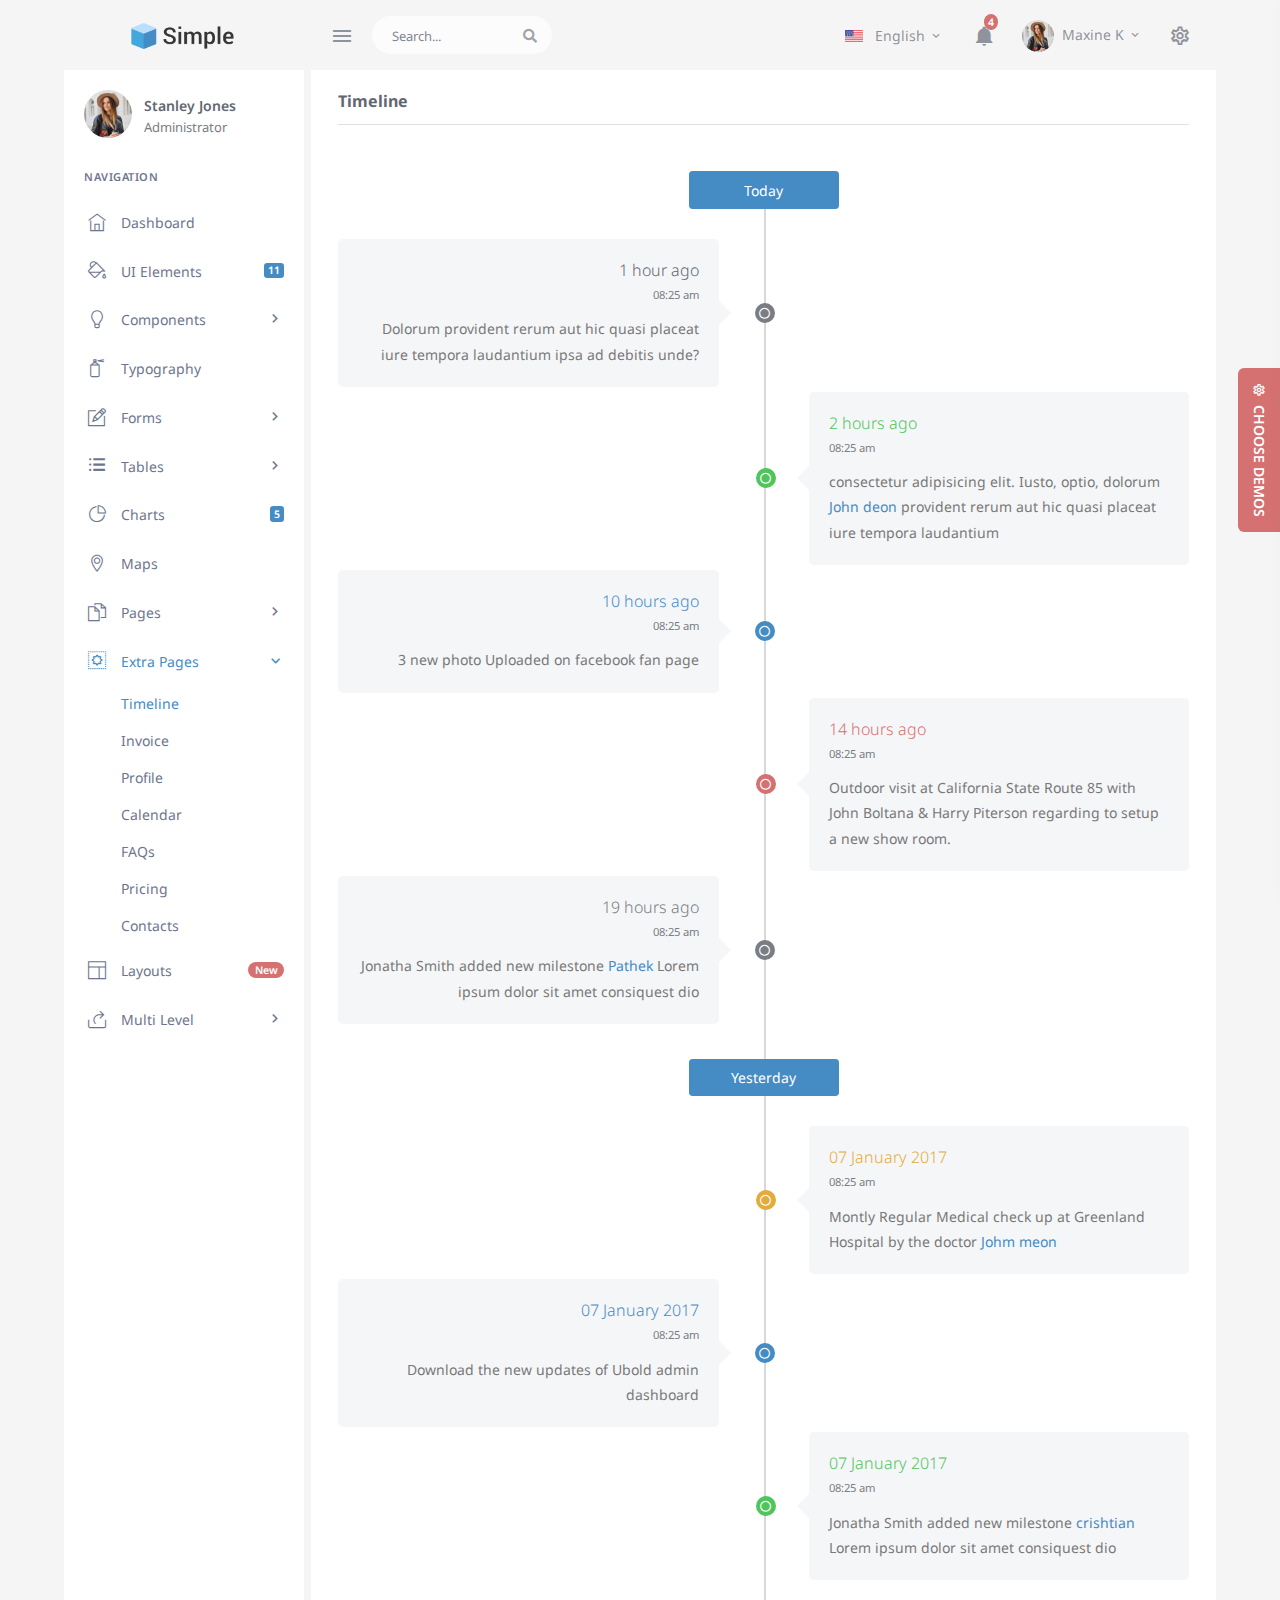
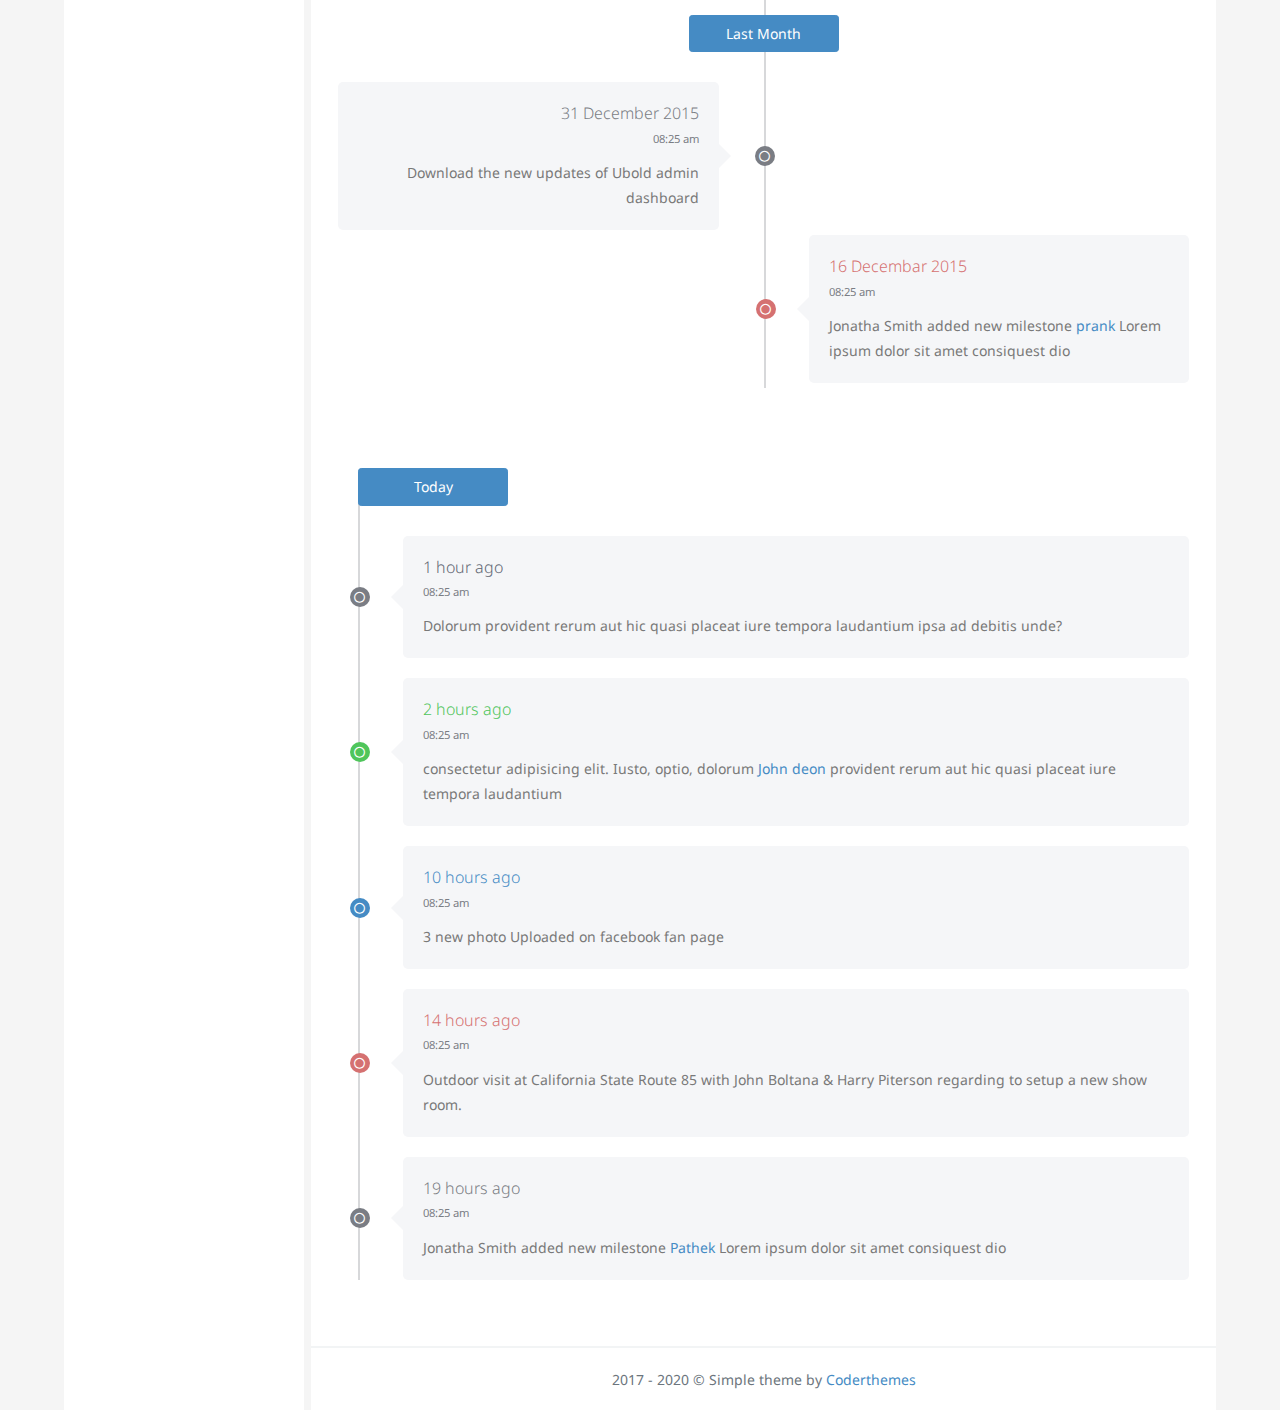
<file: storage/template/admin/extras-timeline.html>
<!DOCTYPE html>
<html lang="en">

    <head>
        <meta charset="utf-8" />
        <title>Timeline | Simple - Responsive Bootstrap 4 Admin Dashboard</title>
        <meta name="viewport" content="width=device-width, initial-scale=1.0">
        <meta content="Responsive bootstrap 4 admin template" name="description" />
        <meta content="Coderthemes" name="author" />
        <meta http-equiv="X-UA-Compatible" content="IE=edge" />
        <!-- App favicon -->
        <link rel="shortcut icon" href="assets/images/favicon.ico">
        <!-- App css -->
        <link href="assets/css/bootstrap.min.css" rel="stylesheet" type="text/css" id="bootstrap-stylesheet" />
        <link href="assets/css/icons.min.css" rel="stylesheet" type="text/css" />
        <link href="assets/css/app.min.css" rel="stylesheet" type="text/css" id="app-stylesheet" />

    </head>

    <body>

        <!-- Begin page -->
        <div id="wrapper">

            
            <!-- Topbar Start -->
            <div class="navbar-custom">
                <ul class="list-unstyled topnav-menu float-right mb-0">

                    <li class="dropdown d-none d-lg-block">
                        <a class="nav-link dropdown-toggle mr-0" data-toggle="dropdown" href="#" role="button" aria-haspopup="false" aria-expanded="false">
                            <img src="assets/images/flags/us.jpg" alt="user-image" class="mr-2" height="12"> <span class="align-middle">English <i class="mdi mdi-chevron-down"></i> </span>
                        </a>
                        <div class="dropdown-menu dropdown-menu-right">
                             <!-- item-->
                             <a href="javascript:void(0);" class="dropdown-item notify-item">
                                    <img src="assets/images/flags/spain.jpg" alt="user-image" class="mr-2" height="12"> <span class="align-middle">Spanish</span>
                             </a>

                             <!-- item-->
                             <a href="javascript:void(0);" class="dropdown-item notify-item">
                                    <img src="assets/images/flags/italy.jpg" alt="user-image" class="mr-2" height="12"> <span class="align-middle">Italian</span>
                             </a>

                            <!-- item-->
                            <a href="javascript:void(0);" class="dropdown-item notify-item">
                                <img src="assets/images/flags/french.jpg" alt="user-image" class="mr-2" height="12"> <span class="align-middle">French</span>
                            </a>

                            <!-- item-->
                            <a href="javascript:void(0);" class="dropdown-item notify-item">
                                <img src="assets/images/flags/russia.jpg" alt="user-image" class="mr-2" height="12"> <span class="align-middle">Russian</span>
                            </a>
                        </div>
                    </li>

                    <li class="dropdown notification-list">
                        <a class="nav-link dropdown-toggle" data-toggle="dropdown" href="#" role="button" aria-haspopup="false" aria-expanded="false">
                            <i class="mdi mdi-bell noti-icon"></i>
                            <span class="badge badge-danger rounded-circle noti-icon-badge">4</span>
                        </a>
                        <div class="dropdown-menu dropdown-menu-right dropdown-lg">

                            <!-- item-->
                            <div class="dropdown-item noti-title">
                                <h5 class="font-16 m-0">
                                    <span class="float-right">
                                        <a href="" class="text-dark">
                                            <small>Clear All</small>
                                        </a>
                                    </span>Notification
                                </h5>
                            </div>

                            <div class="slimscroll noti-scroll">

                                 <!-- item-->
                                 <a href="javascript:void(0);" class="dropdown-item notify-item">
                                        <div class="notify-icon bg-success"><i class="mdi mdi-comment-account-outline"></i></div>
                                        <p class="notify-details">Caleb Flakelar commented on Admin<small class="text-muted">1 min ago</small></p>
                                    </a>

                                    <!-- item-->
                                    <a href="javascript:void(0);" class="dropdown-item notify-item">
                                        <div class="notify-icon bg-info"><i class="mdi mdi-account-plus"></i></div>
                                        <p class="notify-details">New user registered.<small class="text-muted">5 hours ago</small></p>
                                    </a>

                                    <!-- item-->
                                    <a href="javascript:void(0);" class="dropdown-item notify-item">
                                        <div class="notify-icon bg-danger"><i class="mdi mdi-heart"></i></div>
                                        <p class="notify-details">Carlos Crouch liked <b>Admin</b><small class="text-muted">3 days ago</small></p>
                                    </a>

                                    <!-- item-->
                                    <a href="javascript:void(0);" class="dropdown-item notify-item">
                                        <div class="notify-icon bg-warning"><i class="mdi mdi-comment-account-outline"></i></div>
                                        <p class="notify-details">Caleb Flakelar commented on Admin<small class="text-muted">4 days ago</small></p>
                                    </a>

                                    <!-- item-->
                                    <a href="javascript:void(0);" class="dropdown-item notify-item">
                                        <div class="notify-icon bg-primary">
                                            <i class="mdi mdi-heart"></i>
                                        </div>
                                        <p class="notify-details">Carlos Crouch liked <b>Admin</b>
                                            <small class="text-muted">13 days ago</small>
                                        </p>
                                    </a>
                            </div>

                            <!-- All-->
                            <a href="javascript:void(0);" class="dropdown-item text-primary text-center notify-item notify-all ">
                                View all
                                <i class="fi-arrow-right"></i>
                            </a>

                        </div>
                    </li>

                    <li class="dropdown notification-list">
                        <a class="nav-link dropdown-toggle nav-user mr-0" data-toggle="dropdown" href="#" role="button" aria-haspopup="false" aria-expanded="false">
                            <img src="assets/images/users/avatar-1.jpg" alt="user-image" class="rounded-circle">
                            <span class="pro-user-name ml-1">
                                    Maxine K  <i class="mdi mdi-chevron-down"></i> 
                            </span>
                        </a>
                        <div class="dropdown-menu dropdown-menu-right profile-dropdown ">
                            <!-- item-->
                            <div class="dropdown-header noti-title">
                                <h6 class="text-overflow m-0">Welcome !</h6>
                            </div>

                            <!-- item-->
                            <a href="javascript:void(0);" class="dropdown-item notify-item">
                                <i class="mdi mdi-account-outline"></i>
                                <span>Profile</span>
                            </a>

                            <!-- item-->
                            <a href="javascript:void(0);" class="dropdown-item notify-item">
                                <i class="mdi mdi-settings-outline"></i>
                                <span>Settings</span>
                            </a>

                            <!-- item-->
                            <a href="javascript:void(0);" class="dropdown-item notify-item">
                                <i class="mdi mdi-lock-outline"></i>
                                <span>Lock Screen</span>
                            </a>

                            <div class="dropdown-divider"></div>

                            <!-- item-->
                            <a href="javascript:void(0);" class="dropdown-item notify-item">
                                <i class="mdi mdi-logout-variant"></i>
                                <span>Logout</span>
                            </a>

                        </div>
                    </li>

                    <li class="dropdown notification-list">
                        <a href="javascript:void(0);" class="nav-link right-bar-toggle">
                            <i class="mdi mdi-settings-outline noti-icon"></i>
                        </a>
                    </li>


                </ul>

                <!-- LOGO -->
                <div class="logo-box">
                    <a href="index.html" class="logo text-center logo-dark">
                        <span class="logo-lg">
                            <img src="assets/images/logo-dark.png" alt="" height="26">
                            <!-- <span class="logo-lg-text-dark">Simple</span> -->
                        </span>
                        <span class="logo-sm">
                            <!-- <span class="logo-lg-text-dark">S</span> -->
                            <img src="assets/images/logo-sm.png" alt="" height="22">
                        </span>
                    </a>

                    <a href="index.html" class="logo text-center logo-light">
                        <span class="logo-lg">
                            <img src="assets/images/logo-light.png" alt="" height="26">
                            <!-- <span class="logo-lg-text-light">Simple</span> -->
                        </span>
                        <span class="logo-sm">
                            <!-- <span class="logo-lg-text-light">S</span> -->
                            <img src="assets/images/logo-sm.png" alt="" height="22">
                        </span>
                    </a>
                </div>

                <ul class="list-unstyled topnav-menu topnav-menu-left m-0">
                    <li>
                        <button class="button-menu-mobile">
                            <i class="mdi mdi-menu"></i>
                        </button>
                    </li>
        
                    <li class="d-none d-sm-block">
                        <form class="app-search">
                            <div class="app-search-box">
                                <div class="input-group">
                                    <input type="text" class="form-control" placeholder="Search...">
                                    <div class="input-group-append">
                                        <button class="btn" type="submit">
                                            <i class="fas fa-search"></i>
                                        </button>
                                    </div>
                                </div>
                            </div>
                        </form>
                    </li>
                </ul>
            </div>
            <!-- end Topbar --> <!-- ========== Left Sidebar Start ========== -->
<div class="left-side-menu">


                <div class="user-box">
                        <div class="float-left">
                            <img src="assets/images/users/avatar-1.jpg" alt="" class="avatar-md rounded-circle">
                        </div>
                        <div class="user-info">
                            <a href="#">Stanley Jones</a>
                            <p class="text-muted m-0">Administrator</p>
                        </div>
                    </div>
    
            <!--- Sidemenu -->
            <div id="sidebar-menu">
    
                <ul class="metismenu" id="side-menu">
    
                    <li class="menu-title">Navigation</li>
    
                    <li>
                        <a href="index.html">
                            <i class="ti-home"></i>
                            <span> Dashboard </span>
                        </a>
                    </li>
    
                    <li>
                        <a href="ui-elements.html">
                            <i class="ti-paint-bucket"></i>
                            <span> UI Elements </span>
                            <span class="badge badge-primary float-right">11</span>
                        </a>
                    </li>
    
                    <li>
                        <a href="javascript: void(0);">
                            <i class="ti-light-bulb"></i>
                            <span> Components </span>
                            <span class="menu-arrow"></span>
                        </a>
                        <ul class="nav-second-level" aria-expanded="false">
                            <li><a href="components-range-slider.html">Range Slider</a></li>
                            <li><a href="components-alerts.html">Alerts</a></li>
                            <li><a href="components-icons.html">Icons</a></li>
                            <li><a href="components-widgets.html">Widgets</a></li>
                        </ul>
                    </li>

                    <li>
                        <a href="typography.html">
                            <i class="ti-spray"></i>
                            <span> Typography </span>
                        </a>
                    </li>
    
                    <li>
                        <a href="javascript: void(0);">
                            <i class="ti-pencil-alt"></i>
                            <span>  Forms  </span>
                            <span class="menu-arrow"></span>
                        </a>
                        <ul class="nav-second-level" aria-expanded="false">
                            <li><a href="forms-general.html">General Elements</a></li>
                            <li><a href="forms-advanced.html">Advanced Form</a></li>
                        </ul>
                    </li>
    
                    <li>
                        <a href="javascript: void(0);">
                            <i class="ti-menu-alt"></i>
                            <span>  Tables </span>
                            <span class="menu-arrow"></span>
                        </a>
                        <ul class="nav-second-level" aria-expanded="false">
                            <li><a href="tables-basic.html">Basic Tables</a></li>
                            <li><a href="tables-advanced.html">Advanced Tables</a></li>
                        </ul>
                    </li>
    
                    <li>
                        <a href="charts.html">
                            <i class="ti-pie-chart"></i>
                            <span>  Charts  </span>
                            <span class="badge badge-primary float-right">5</span>
                        </a>
                    </li>
    
                    <li>
                        <a href="maps.html">
                            <i class="ti-location-pin"></i>
                            <span> Maps </span>
                        </a>
                    </li>
    
                    <li>
                        <a href="javascript: void(0);">
                            <i class="ti-files"></i>
                            <span> Pages </span>
                            <span class="menu-arrow"></span>
                        </a>
                        <ul class="nav-second-level" aria-expanded="false">
                            <li><a href="pages-login.html">Login</a></li>
                            <li><a href="pages-register.html">Register</a></li>
                            <li><a href="pages-forget-password.html">Forget Password</a></li>
                            <li><a href="pages-lock-screen.html">Lock-screen</a></li>
                            <li><a href="pages-blank.html">Blank page</a></li>
                            <li><a href="pages-404.html">Error 404</a></li>
                            <li><a href="pages-confirm-mail.html">Confirm Mail</a></li>
                            <li><a href="pages-session-expired.html">Session Expired</a></li>
                        </ul>
                    </li>
    
                    <li>
                        <a href="javascript: void(0);">
                            <i class="ti-widget"></i>
                            <span> Extra Pages </span>
                            <span class="menu-arrow"></span>
                        </a>
                        <ul class="nav-second-level" aria-expanded="false">
    
                            <li><a href="extras-timeline.html">Timeline</a></li>
                            <li><a href="extras-invoice.html">Invoice</a></li>
                            <li><a href="extras-profile.html">Profile</a></li>
                            <li><a href="extras-calendar.html">Calendar</a></li>
                            <li><a href="extras-faqs.html">FAQs</a></li>
                            <li><a href="extras-pricing.html">Pricing</a></li>
                            <li><a href="extras-contacts.html">Contacts</a></li>
                        </ul>
                    </li>

                    <li>
                        <a href="javascript: void(0);">
                            <i class="ti-layout"></i>
                            <span> Layouts </span>
                            <span class="badge badge-danger badge-pill float-right">New</span>
                        </a>
                        <ul class="nav-second-level" aria-expanded="false">
                            <li><a href="layouts-horizontal.html">Horizontal</a></li>
                            <li><a href="layouts-dark-sidebar.html">Dark Sidebar</a></li>
                            <li><a href="layouts-small-sidebar.html">Small Sidebar</a></li>
                            <li><a href="layouts-sidebar-collapsed.html">Sidebar Collapsed</a></li>
                        </ul>
                    </li>
    
                    <li>
                        <a href="javascript: void(0);">
                            <i class="ti-share"></i>
                            <span>  Multi Level  </span>
                            <span class="menu-arrow"></span>
                        </a>
                        <ul class="nav-second-level nav" aria-expanded="false">
                            <li>
                                <a href="javascript: void(0);">Level 1.1</a>
                            </li>
                            <li>
                                <a href="javascript: void(0);" aria-expanded="false">Level 1.2
                                        <span class="menu-arrow"></span>
                                    </a>
                                <ul class="nav-third-level nav" aria-expanded="false">
                                    <li>
                                        <a href="javascript: void(0);">Level 2.1</a>
                                    </li>
                                    <li>
                                        <a href="javascript: void(0);">Level 2.2</a>
                                    </li>
                                </ul>
                            </li>
                        </ul>
                    </li>
                </ul>
    
            </div>
            <!-- End Sidebar -->
    
            <div class="clearfix"></div>

    
    </div>
    <!-- Left Sidebar End -->

            <!-- ============================================================== -->
            <!-- Start Page Content here -->
            <!-- ============================================================== -->

            <div class="content-page">
                <div class="content">

                    <!-- Start container-fluid -->
                    <div class="container-fluid">

                        <div class="row">
                            <div class="col-12">
                                <div>
                                    <h4 class="header-title mb-3">Timeline</h4>
                                </div>
                            </div>
                        </div>
                        <!-- end row -->

                        <div class="row">
                            <div class="col-sm-12">
                                <div class="timeline" dir="ltr">
                                    <article class="timeline-item alt">
                                        <div class="text-right">
                                            <div class="time-show first">
                                                <a href="#" class="btn btn-primary">Today</a>
                                            </div>
                                        </div>
                                    </article>
                                    <article class="timeline-item alt">
                                        <div class="timeline-desk">
                                            <div class="panel">
                                                <div class="timeline-box">
                                                    <span class="arrow-alt"></span>
                                                    <span class="timeline-icon"><i class="mdi mdi-checkbox-blank-circle-outline"></i></span>
                                                    <h4 class="">1 hour ago</h4>
                                                    <p class="timeline-date text-muted"><small>08:25 am</small></p>
                                                    <p>Dolorum provident rerum aut hic quasi placeat iure tempora laudantium ipsa ad debitis unde? </p>
                                                </div>
                                            </div>
                                        </div>
                                    </article>
                                    <article class="timeline-item ">
                                        <div class="timeline-desk">
                                            <div class="panel">
                                                <div class="timeline-box">
                                                    <span class="arrow"></span>
                                                    <span class="timeline-icon bg-success"><i class="mdi mdi-checkbox-blank-circle-outline"></i></span>
                                                    <h4 class="text-success">2 hours ago</h4>
                                                    <p class="timeline-date text-muted"><small>08:25 am</small></p>
                                                    <p>consectetur adipisicing elit. Iusto, optio, dolorum <a href="#">John deon</a> provident rerum aut hic quasi placeat iure tempora laudantium </p>

                                                </div>
                                            </div>
                                        </div>
                                    </article>
                                    <article class="timeline-item alt">
                                        <div class="timeline-desk">
                                            <div class="panel">
                                                <div class="timeline-box">
                                                    <span class="arrow-alt"></span>
                                                    <span class="timeline-icon bg-primary"><i class="mdi mdi-checkbox-blank-circle-outline"></i></span>
                                                    <h4 class="text-primary">10 hours ago</h4>
                                                    <p class="timeline-date text-muted"><small>08:25 am</small></p>
                                                    <p>3 new photo Uploaded on facebook fan page</p>
                                                    <!--<div class="album">-->
                                                    <!--<a href="#">-->
                                                    <!--<img alt="" src="assets/images/small/img-1.jpg">-->
                                                    <!--</a>-->
                                                    <!--<a href="#">-->
                                                    <!--<img alt="" src="assets/images/small/img-2.jpg">-->
                                                    <!--</a>-->
                                                    <!--<a href="#">-->
                                                    <!--<img alt="" src="assets/images/small/img-3.jpg">-->
                                                    <!--</a>-->
                                                    <!--</div>-->
                                                    <div class="clearfix"></div>
                                                </div>
                                            </div>
                                        </div>
                                    </article>
                                    <article class="timeline-item">
                                        <div class="timeline-desk">
                                            <div class="panel">
                                                <div class="timeline-box">
                                                    <span class="arrow"></span>
                                                    <span class="timeline-icon bg-danger"><i class="mdi mdi-checkbox-blank-circle-outline"></i></span>
                                                    <h4 class="text-danger">14 hours ago</h4>
                                                    <p class="timeline-date text-muted"><small>08:25 am</small></p>
                                                    <p>Outdoor visit at California State Route 85 with John Boltana & Harry Piterson regarding to setup a new show room.</p>
                                                </div>
                                            </div>
                                        </div>
                                    </article>
                                    <article class="timeline-item alt">
                                        <div class="timeline-desk">
                                            <div class="panel">
                                                <div class="timeline-box">
                                                    <span class="arrow-alt"></span>
                                                    <span class="timeline-icon"><i class="mdi mdi-checkbox-blank-circle-outline"></i></span>
                                                    <h4 class="text-muted">19 hours ago</h4>
                                                    <p class="timeline-date text-muted"><small>08:25 am</small></p>
                                                    <p>Jonatha Smith added new milestone <span><a href="#">Pathek</a></span> Lorem ipsum dolor sit amet consiquest dio</p>
                                                </div>
                                            </div>
                                        </div>
                                    </article>

                                    <article class="timeline-item alt">
                                        <div class="text-right">
                                            <div class="time-show">
                                                <a href="#" class="btn btn-primary">Yesterday</a>
                                            </div>
                                        </div>
                                    </article>
                                    <article class="timeline-item">
                                        <div class="timeline-desk">
                                            <div class="panel">
                                                <div class="timeline-box">
                                                    <span class="arrow"></span>
                                                    <span class="timeline-icon bg-warning"><i class="mdi mdi-checkbox-blank-circle-outline"></i></span>
                                                    <h4 class="text-warning">07 January 2017</h4>
                                                    <p class="timeline-date text-muted"><small>08:25 am</small></p>
                                                    <p>Montly Regular Medical check up at Greenland Hospital by the doctor <span><a href="#"> Johm meon </a></span>
                                                    </p>

                                                </div>
                                            </div>
                                        </div>
                                    </article>
                                    <article class="timeline-item alt">
                                        <div class="timeline-desk">
                                            <div class="panel">
                                                <div class="timeline-box">
                                                    <span class="arrow-alt"></span>
                                                    <span class="timeline-icon bg-primary"><i class="mdi mdi-checkbox-blank-circle-outline"></i></span>
                                                    <h4 class="text-primary">07 January 2017</h4>
                                                    <p class="timeline-date text-muted"><small>08:25 am</small></p>
                                                    <p>Download the new updates of Ubold admin dashboard</p>
                                                </div>
                                            </div>
                                        </div>
                                    </article>

                                    <article class="timeline-item">
                                        <div class="timeline-desk">
                                            <div class="panel">
                                                <div class="timeline-box">
                                                    <span class="arrow"></span>
                                                    <span class="timeline-icon bg-success"><i class="mdi mdi-checkbox-blank-circle-outline"></i></span>
                                                    <h4 class="text-success">07 January 2017</h4>
                                                    <p class="timeline-date text-muted"><small>08:25 am</small></p>
                                                    <p>Jonatha Smith added new milestone <span><a class="blue" href="#">crishtian</a></span> Lorem ipsum dolor sit amet consiquest dio</p>
                                                </div>
                                            </div>
                                        </div>
                                    </article>
                                    <article class="timeline-item alt">
                                        <div class="text-right">
                                            <div class="time-show">
                                                <a href="#" class="btn btn-primary">Last Month</a>
                                            </div>
                                        </div>
                                    </article>

                                    <article class="timeline-item alt">
                                        <div class="timeline-desk">
                                            <div class="panel">
                                                <div class="timeline-box">
                                                    <span class="arrow-alt"></span>
                                                    <span class="timeline-icon"><i class="mdi mdi-checkbox-blank-circle-outline"></i></span>
                                                    <h4 class="text-muted">31 December 2015</h4>
                                                    <p class="timeline-date text-muted"><small>08:25 am</small></p>
                                                    <p>Download the new updates of Ubold admin dashboard</p>
                                                </div>
                                            </div>
                                        </div>
                                    </article>

                                    <article class="timeline-item">
                                        <div class="timeline-desk">
                                            <div class="panel">
                                                <div class="timeline-box">
                                                    <span class="arrow"></span>
                                                    <span class="timeline-icon bg-danger"><i class="mdi mdi-checkbox-blank-circle-outline"></i></span>
                                                    <h4 class="text-danger">16 Decembar 2015</h4>
                                                    <p class="timeline-date text-muted"><small>08:25 am</small></p>
                                                    <p>Jonatha Smith added new milestone <span><a href="#">prank</a></span> Lorem ipsum dolor sit amet consiquest dio</p>
                                                </div>
                                            </div>
                                        </div>
                                    </article>

                                </div>
                            </div>
                        </div>
                        <!-- end row -->

                        <div class="row">
                            <div class="col-sm-12">
                                <div class="timeline timeline-left">
                                    <article class="timeline-item alt">
                                        <div class="text-left">
                                            <div class="time-show first">
                                                <a href="#" class="btn btn-primary">Today</a>
                                            </div>
                                        </div>
                                    </article>
                                    <article class="timeline-item">
                                        <div class="timeline-desk">
                                            <div class="panel">
                                                <div class="timeline-box">
                                                    <span class="arrow"></span>
                                                    <span class="timeline-icon"><i class="mdi mdi-checkbox-blank-circle-outline"></i></span>
                                                    <h4 class="">1 hour ago</h4>
                                                    <p class="timeline-date text-muted"><small>08:25 am</small></p>
                                                    <p>Dolorum provident rerum aut hic quasi placeat iure tempora laudantium ipsa ad debitis unde? </p>
                                                </div>
                                            </div>
                                        </div>
                                    </article>
                                    <article class="timeline-item ">
                                        <div class="timeline-desk">
                                            <div class="panel">
                                                <div class="timeline-box">
                                                    <span class="arrow"></span>
                                                    <span class="timeline-icon bg-success"><i class="mdi mdi-checkbox-blank-circle-outline"></i></span>
                                                    <h4 class="text-success">2 hours ago</h4>
                                                    <p class="timeline-date text-muted"><small>08:25 am</small></p>
                                                    <p>consectetur adipisicing elit. Iusto, optio, dolorum <a href="#">John deon</a> provident rerum aut hic quasi placeat iure tempora laudantium </p>

                                                </div>
                                            </div>
                                        </div>
                                    </article>
                                    <article class="timeline-item">
                                        <div class="timeline-desk">
                                            <div class="panel">
                                                <div class="timeline-box">
                                                    <span class="arrow"></span>
                                                    <span class="timeline-icon bg-primary"><i class="mdi mdi-checkbox-blank-circle-outline"></i></span>
                                                    <h4 class="text-primary">10 hours ago</h4>
                                                    <p class="timeline-date text-muted"><small>08:25 am</small></p>
                                                    <p>3 new photo Uploaded on facebook fan page</p>
                                                    <!--<div class="album">-->
                                                    <!--<a href="#">-->
                                                    <!--<img alt="" src="assets/images/small/img-1.jpg">-->
                                                    <!--</a>-->
                                                    <!--<a href="#">-->
                                                    <!--<img alt="" src="assets/images/small/img-2.jpg">-->
                                                    <!--</a>-->
                                                    <!--<a href="#">-->
                                                    <!--<img alt="" src="assets/images/small/img-3.jpg">-->
                                                    <!--</a>-->
                                                    <!--</div>-->
                                                    <div class="clearfix"></div>
                                                </div>
                                            </div>
                                        </div>
                                    </article>
                                    <article class="timeline-item">
                                        <div class="timeline-desk">
                                            <div class="panel">
                                                <div class="timeline-box">
                                                    <span class="arrow"></span>
                                                    <span class="timeline-icon bg-danger"><i class="mdi mdi-checkbox-blank-circle-outline"></i></span>
                                                    <h4 class="text-danger">14 hours ago</h4>
                                                    <p class="timeline-date text-muted"><small>08:25 am</small></p>
                                                    <p>Outdoor visit at California State Route 85 with John Boltana & Harry Piterson regarding to setup a new show room.</p>
                                                </div>
                                            </div>
                                        </div>
                                    </article>
                                    <article class="timeline-item">
                                        <div class="timeline-desk">
                                            <div class="panel">
                                                <div class="timeline-box">
                                                    <span class="arrow"></span>
                                                    <span class="timeline-icon"><i class="mdi mdi-checkbox-blank-circle-outline"></i></span>
                                                    <h4 class="text-muted">19 hours ago</h4>
                                                    <p class="timeline-date text-muted"><small>08:25 am</small></p>
                                                    <p>Jonatha Smith added new milestone <span><a href="#">Pathek</a></span> Lorem ipsum dolor sit amet consiquest dio</p>
                                                </div>
                                            </div>
                                        </div>
                                    </article>

                                </div>
                            </div>
                        </div>
                        <!-- end row -->

                    </div>
                    <!-- end container-fluid -->

                    

                    <!-- Footer Start -->
                    <footer class="footer">
                        <div class="container-fluid">
                            <div class="row">
                                <div class="col-md-12">
                                    2017 - 2020 &copy; Simple theme by <a href="">Coderthemes</a>
                                </div>
                            </div>
                        </div>
                    </footer>
                    <!-- end Footer -->

                </div>
                <!-- end content -->

            </div>
            <!-- END content-page -->

        </div>
        <!-- END wrapper -->
        
        
        <!-- Right Sidebar -->
        <div class="right-bar">
            <div class="rightbar-title">
                <a href="javascript:void(0);" class="right-bar-toggle float-right">
                    <i class="mdi mdi-close"></i>
                </a>
                <h5 class="font-16 m-0 text-white">Theme Customizer</h5>
            </div>
            <div class="slimscroll-menu">
        
                <div class="p-4">
                    <div class="alert alert-warning" role="alert">
                        <strong>Customize </strong> the overall color scheme, layout, etc.
                    </div>
                    <div class="mb-2">
                        <img src="assets/images/layouts/light.png" class="img-fluid img-thumbnail" alt="">
                    </div>
                    <div class="custom-control custom-switch mb-3">
                        <input type="checkbox" class="custom-control-input theme-choice" id="light-mode-switch" checked />
                        <label class="custom-control-label" for="light-mode-switch">Light Mode</label>
                    </div>
            
                    <div class="mb-2">
                        <img src="assets/images/layouts/dark.png" class="img-fluid img-thumbnail" alt="">
                    </div>
                    <div class="custom-control custom-switch mb-3">
                        <input type="checkbox" class="custom-control-input theme-choice" id="dark-mode-switch" data-bsStyle="assets/css/bootstrap-dark.min.css" 
                            data-appStyle="assets/css/app-dark.min.css" />
                        <label class="custom-control-label" for="dark-mode-switch">Dark Mode</label>
                    </div>
            
                    <div class="mb-2">
                        <img src="assets/images/layouts/rtl.png" class="img-fluid img-thumbnail" alt="">
                    </div>
                    <div class="custom-control custom-switch mb-5">
                        <input type="checkbox" class="custom-control-input theme-choice" id="rtl-mode-switch" data-appStyle="assets/css/app-rtl.min.css" />
                        <label class="custom-control-label" for="rtl-mode-switch">RTL Mode</label>
                    </div>

                    <a href="https://1.envato.market/EK71X" class="btn btn-danger btn-block mt-3" target="_blank"><i class="mdi mdi-download mr-1"></i> Download Now</a>
                </div>
            </div> <!-- end slimscroll-menu-->
        </div>
        <!-- /Right-bar -->

        <!-- Right bar overlay-->
        <div class="rightbar-overlay"></div>

        <a href="javascript:void(0);" class="right-bar-toggle demos-show-btn">
            <i class="mdi mdi-settings-outline mdi-spin"></i> &nbsp;Choose Demos
        </a>

        <!-- Vendor js -->
        <script src="assets/js/vendor.min.js"></script>

        <!-- App js -->
        <script src="assets/js/app.min.js"></script>

    </body>

</html>
</file>
<file: storage/template/cafena/demo_assets/css/style.css>
/* table of content - start
================================================== */
/*
Project Name   :  Cafenod - HTML5 Template
File           :  CSS Base
Version        :  1.0.0
Last change    :  27 March 2021
Author         :  Xpressrow
*/
/* table of content - end
================================================== */
@import url('https://fonts.googleapis.com/css2?family=Jost:ital,wght@0,300;0,400;0,500;0,600;0,700;1,300;1,400;1,500;1,600;1,700&display=swap');
@import url('https://fonts.googleapis.com/css2?family=Bebas+Neue&display=swap');
/* global reset - start
================================================== */
body {
  margin: 0px;
  padding: 0px;
  font-size: 14px;
  font-weight: 400;
  line-height: 1.65;
  font-style: normal;
  color: #7c7770;
  font-family: 'Bebas Neue', cursive;
  text-rendering: optimizelegibility;
  -moz-osx-font-smoothing: grayscale;
  -webkit-font-smoothing: antialiased;
}

.body_wrap {
  overflow: hidden;
  position: relative;
}

::selection {
  color: #ffffff;
  background-color: #c7a17a;
}

::-moz-selection {
  color: #ffffff;
  background-color: #c7a17a;
}

.container {
  max-width: 1200px;
}

.maxw_1560 {
  max-width: 1590px;
}

.maxw_1720 {
  max-width: 1750px;
}

a:focus,
a:active,
input,
input:hover,
input:focus,
input:active,
textarea,
textarea:hover,
textarea:focus,
textarea:active {
  outline: none;
}

img:not([draggable]),
embed,
object,
video {
  height: auto;
  max-width: 100%;
}

img {
  border: none;
  max-width: 100%;
  vertical-align: middle;
  -webkit-user-select: none;
          user-select: none;
  height: auto;
}

a {
  outline: 0;
  display: inline-block;
  text-decoration: none;
}
a:active, a:focus, a:hover, a:visited {
  outline: 0;
  text-decoration: none;
}

button {
  padding: 0px;
  border: none;
  outline: none;
  background: none;
  display: inline-block;
}
button:focus {
  outline: none;
}

h1, h2, h3, h4, h5, h6 {
  font-weight: 700;
  color: #1B1B1B;
  font-family: 'Bebas Neue', cursive;
}

/* list style - start */
.ul_li,
.ul_li_right,
.ul_li_center {
  margin: 0px;
  padding: 0px;
  display: flex;
  flex-wrap: wrap;
  align-items: center;
}
.ul_li > li,
.ul_li_right > li,
.ul_li_center > li {
  float: left;
  list-style: none;
  display: inline-block;
}

.ul_li {
  justify-content: flex-start;
}

.ul_li_center {
  justify-content: center;
}

.ul_li_right {
  justify-content: flex-end;
}

.ul_li_block {
  margin: 0px;
  padding: 0px;
  display: block;
}
.ul_li_block > li {
  display: block;
  list-style: none;
}

/* list style - end */
/* spacing settings - start */
.sec_ptb_120 {
  padding-top: 120px;
  padding-bottom: 120px;
}

.sec_ptb_80 {
  padding-top: 80px;
  padding-bottom: 80px;
}

/* spacing settings - end */
/* button style - start */
.btn {
  border: none;
  outline: none;
  line-height: 1;
  color: #ffffff;
  font-size: 14px;
  font-weight: 700;
  padding: 21px 42px;
  border-radius: 5px;
  display: inline-block;
  transition: 0.6s cubic-bezier(0.25, 1, 0.5, 1);
  font-family: 'Jost', sans-serif;
}
.btn:focus {
  outline: none;
  box-shadow: none;
}
.btn:hover {
  color: #ffffff;
}
.btn.btn_primary {
  background-color: #c7a17a;
}
.btn.btn_primary:hover {
  background-color: #1B1B1B;
}
.btn.btn_secondary {
  background-color: #1B1B1B;
}
.btn.btn_secondary:hover {
  background-color: #c7a17a;
}
.btn.btn_border {
  padding: 19px 42px;
  border: 2px solid transparent;
}
.btn.border_secondary {
  color: #1B1B1B;
  border-color: rgba(18, 16, 13, 0.3);
}
.btn.border_secondary:hover {
  color: #ffffff;
  border-color: #1B1B1B;
  background-color: #1B1B1B;
}

/* button style - end */
/* section title - start */
.section_title {
  margin-bottom: 30px;
}
.section_title .small_title {
  line-height: 1;
  font-weight: 500;
  margin-bottom: 20px;
  color: #fff;
  font-family: 'Jost', sans-serif;
  display: inline-block;
  font-size: 12px;
  text-transform: uppercase;
  padding: 1.5px 13px;
  letter-spacing: 2px;
  border-radius: 3px;
  line-height: 22px;
  margin-bottom: 23px;
  background-color: #c7a17a;
}
.section_title .big_title {
  line-height: 1;
  font-size: 42px;
  margin-bottom: 0px;
}

/* section title - end */
/* back to top - start */
.backtotop {
  right: 12px;
  z-index: 999;
  bottom: 50px;
  display: none;
  position: fixed;
}
.backtotop .scroll {
  z-index: 1;
  width: 50px;
  height: 50px;
  display: block;
  position: relative;
}
.backtotop .scroll:before, .backtotop .scroll:after {
  top: 0px;
  left: 0px;
  right: 0px;
  bottom: 0px;
  content: "";
  position: absolute;
  border-radius: 100%;
  background-color: #ffffff;
  transition: 0.6s cubic-bezier(0.25, 1, 0.5, 1);
  box-shadow: 0px 10px 60px 0px rgba(0, 0, 0, 0.2);
}
.backtotop .scroll:after {
  opacity: 0;
  transform: scale(1.5);
}
.backtotop .scroll:hover:before {
  opacity: 0;
  transform: scale(0.3);
}
.backtotop .scroll:hover:after {
  opacity: 1;
  transform: scale(1);
}
.backtotop .scroll i {
  left: 50%;
  z-index: 1;
  font-size: 15px;
  position: absolute;
  color: #c7a17a;
  transform: translateX(-50%);
  transition: 0.6s cubic-bezier(0.25, 1, 0.5, 1);
}
.backtotop .scroll i:nth-child(1) {
  top: 50%;
  transform: translate(-50%, -50%);
}
.backtotop .scroll i:nth-child(2) {
  top: 110%;
  opacity: 0;
  visibility: hidden;
}
.backtotop .scroll:hover i:nth-child(1) {
  top: -110%;
  opacity: 0;
  visibility: hidden;
  transform: translateX(-50%);
}
.backtotop .scroll:hover i:nth-child(2) {
  top: 50%;
  opacity: 1;
  visibility: visible;
  transform: translate(-50%, -50%);
}


/* css animation - start */
@keyframes updown {
  0% {
    animation: updown 0.6s infinite alternate;
    transform: translateY(0);
  }
  100% {
    transform: translateY(-25px);
  }
}
/* css animation - end */
/* transition - start */
a,
button {
  transition: 0.6s cubic-bezier(0.25, 1, 0.5, 1);
}

/* transition - end */
/* global reset - end
================================================== */
/* body content - start
================================================== */
.body_wrap {
  z-index: 1;
  min-height: 100vh;
  position: relative;
  background-size: cover;
  background-color: #eceae3;
  background-attachment: fixed;
  background-repeat: no-repeat;
  background-position: center center;
}

.leaf_image {
  left: 0;
  bottom: 0;
  z-index: -1;
  opacity: 0.8;
  position: fixed;
  max-width: 430px;
}

/* header section - start
================================================== */
.header_section {
  top: 0px;
  left: 0px;
  right: 0px;
  z-index: 99;
  padding: 22px 0px;
  position: absolute;
}
.header_section.sticky {
  position: fixed;
  background-color: #ffffff;
  box-shadow: 0px 3px 15px 0px rgba(0, 0, 0, 0.1);
  animation: 0.5s ease-in-out 0s normal none 1 running fadeInDown;
}

.main_menu {
  padding: 0px;
}

.main_menu_list {
  width: 100%;
}
.main_menu_list > li:not(:last-child) {
  margin-right: 50px;
}
.main_menu_list > li > a {
  padding: 0px;
  display: block;
  color: #010103;
  font-size: 14px;
  font-weight: 600;
  text-transform: uppercase;
  transition: 0.6s cubic-bezier(0.25, 1, 0.5, 1);
  font-family: 'Jost', sans-serif;
}
.main_menu_list > li > a:hover, .main_menu_list > li > a.active {
  color: #c7a17a;
}

/* header section - end
================================================== */
/* banner section - start
================================================== */
.banner_section {
  display: flex;
  min-height: 100vh;
  padding: 100px 0px;
  align-items: center;
}

h1 {
  font-size: 50px;
  font-weight: 400;
  margin-bottom: 90px;
}
h1 strong {
  display: block;
  line-height: 1;
  font-size: 110px;
  font-weight: 500;
  letter-spacing: 3px;
}
h1 span {
  z-index: 1;
  position: relative;
  color: #c7a17a;
  display: inline-block;
}
h1 span:before {
  top: 100%;
  left: 50%;
  content: "";
  width: 230px;
  height: 50px;
  position: absolute;
  background-size: auto;
  transform: translateX(-50%);
  background-repeat: no-repeat;
  background-position: center center;
  background-image: url(../images/shape_02.png);
}

.banner_image img {
  animation: updown 1s infinite alternate;
}

.banner_btns {
  margin: -10px;
}
.banner_btns li {
  padding: 10px;
}

.demo_counter {
  margin-top: 60px;
}
.demo_counter li:not(:last-child) {
  margin-right: 40px;
}
.demo_counter span, .demo_counter small {
  display: block;
  line-height: 1;
}
.demo_counter span {
  font-size: 48px;
  font-weight: 600;
  margin-bottom: 10px;
  color: #1B1B1B;
  font-family: 'Bebas Neue', cursive;
}
.demo_counter small {
  font-size: 14px;
  font-weight: 500;
}

/* banner section - end
================================================== */
/* demo section - start
================================================== */
.home_section {
  z-index: 1;
  margin-top: -120px;
  position: relative;
}

.demo_item {
  margin-top: 40px;
  text-align: center;
}
.demo_item .item_image {
  display: block;
  overflow: hidden;
  position: relative;
  border-radius: 5px;
  margin-bottom: 20px;
  background-color: #000000;
  box-shadow: 0px 5px 50px 0px rgba(0, 0, 0, 0.2);
}
.demo_item .item_image img {
  width: 100%;
  display: block;
  transition: 0.6s cubic-bezier(0.25, 1, 0.5, 1);
}
.demo_item:hover .item_image {
  transform: translateY(-12px);
}
.demo_item:hover .item_image img {
  opacity: 0.3;
  transform: scale(1.08);
}
.demo_item .item_title {
  font-size: 18px;
  margin-bottom: 0px;
  text-transform: uppercase;
  font-family: 'Jost', sans-serif;
  font-weight: 600;
}

/* demo section - end
================================================== */
/* widget section - start
================================================== */
.widget_section .section_title {
  margin-bottom: 60px;
}

.widget_images a {
  width: 100%;
  display: block;
  margin-top: 30px;
  box-shadow: 0px 10px 60px 0px rgba(0, 0, 0, 0.2);
}
.widget_images a img {
  transition: 0.6s cubic-bezier(0.25, 1, 0.5, 1);
}
.widget_images a:hover img {
  transform: scale(1.05);
}

/* widget section - end
================================================== */
/* shop section - start
================================================== */
.shop_images {
  margin-top: 60px;
  position: relative;
  padding: 30px 70px 40px 60px;
}
.shop_images .cart_sidebar {
  left: 0px;
  z-index: 1;
  bottom: 0px;
  max-width: 220px;
  position: absolute;
  box-shadow: 0px 5px 60px 1px rgba(0, 0, 0, 0.1);
}
.shop_images .shop_card {
  top: 0px;
  right: 0px;
  z-index: 1;
  max-width: 300px;
  position: absolute;
  box-shadow: 0px 5px 60px 1px rgba(0, 0, 0, 0.1);
}

/* shop section - end
================================================== */
/* features section - start
================================================== */
.features_item {
  margin-top: 30px;
  padding: 50px 30px;
  border-radius: 5px;
  text-align: center;
  background-color: #ffffff;
  transition: 0.6s cubic-bezier(0.25, 1, 0.5, 1);
}
.features_item:hover {
  box-shadow: 0px 10px 60px 1px rgba(0, 0, 0, 0.15);
}
.features_item .item_icon {
  width: 70px;
  height: 70px;
  border-radius: 5px;
  margin-bottom: 25px;
  align-items: center;
  display: inline-flex;
  justify-content: center;
  background-color: #f6f6f6;
}
.features_item .item_icon img {
  filter: invert(0.7);
}
.features_item .item_title {
  font-size: 15px;
  font-weight: 600;
  font-family: 'Jost', cursive;
}

/* features section - end
================================================== */
/* footer section - start
================================================== */
.footer_section h2 {
  line-height: 1;
  font-size: 100px;
  font-weight: 500;
  margin-bottom: 35px;
}
.footer_section p {
  font-size: 22px;
  font-weight: 500;
  margin-bottom: 40px;
  font-family: 'Jost', cursive;
}
.footer_section .footer_bottom {
  margin-top: 80px;
  padding-top: 30px;
  border-top: 1px solid rgba(0, 0, 0, 0.3);
}
.footer_section .copyright_text {
  line-height: 1;
  font-size: 15px;
}
.footer_section .copyright_text > a {
  color: #c7a17a;
  text-decoration: underline;
}

/* footer section - end
================================================== */
/* body content - end
================================================== */
/* ==================================================
* Project Name   :  Cafenod - HTML5 Template
* File           :  CSS Base
* Version        :  1.0.0
* Last change    :  27 March 2021
* Author         :  Xpressrow

*	css code for responsive layout To make Responsive
================================================== */
/* ==================================================
*	1 - media screen and (max-width: 1460px)
*	2 - media screen and (max-width: 1360px)
*	3 - media screen and (max-width: 1199px)
*	4 - media screen and (max-width: 991px)
*	5 - media screen and (max-width: 767px)
*	6 - media screen and (max-width: 680px)
*	7 - media screen and (max-width: 575px)
*	8 - media screen and (max-width: 480px)
*	9 - media screen and (max-width: 320px)
================================================== */
/* 1 - media screen and (max-width: 1460px) - start
==================================================================================================== */
/* 1 - media screen and (max-width: 1460px) - end
==================================================================================================== */
/* 2 - media screen and (max-width: 1360px) - start
==================================================================================================== */
/* 2 - media screen and (max-width: 1360px) - end
==================================================================================================== */
/* 3 - media screen and (max-width: 1199px) - start
==================================================================================================== */
@media screen and (max-width: 1199px) {
  .btn {
    font-size: 12px;
    padding: 16px 26px;
  }

  .btn.btn_border {
    padding: 14px 26px;
  }

  .header_section {
    padding: 12px 0px;
  }

  .main_menu_list > li:not(:last-child) {
    margin-right: 35px;
  }

  h1 {
    font-size: 38px;
  }

  h1 strong {
    font-size: 100px;
  }

  .sec_ptb_120 {
    padding-top: 80px;
    padding-bottom: 80px;
  }

  .home_section {
    z-index: 1;
    margin-top: -80px;
    position: relative;
  }

  .banner_section {
    min-height: 800px;
  }

  .footer_section h2 {
    font-size: 84px;
    margin-bottom: 30px;
  }

  .footer_section p {
    font-size: 20px;
    margin-bottom: 30px;
  }
}
/* 3 - media screen and (max-width: 1199px) - end
==================================================================================================== */
/* 4 - media screen and (max-width: 991px) - start
==================================================================================================== */
@media screen and (max-width: 991px) {
  .header_section .purches_btn {
    display: none;
  }

  .navbar-toggler {
    padding: 0px;
    border: none;
    float: right;
    font-size: 30px;
    border-radius: 0;
  }
  .navbar-toggler:focus {
    outline: none;
    box-shadow: none;
  }

  .navbar-toggler-icon {
    width: auto;
    height: auto;
  }

  .navbar {
    justify-content: flex-end;
  }

  .main_menu_inner {
    left: 0;
    right: 0;
    top: 76px;
    z-index: 999;
    position: fixed;
    padding: 15px 30px;
    background-color: #ffffff;
    box-shadow: 0px 5px 20px 0px rgba(0, 0, 0, 0.15);
  }
  .main_menu_inner .main_menu_list {
    width: 100%;
    display: block;
  }
  .main_menu_inner .main_menu_list li {
    width: 100%;
    display: block;
    margin-right: 0px;
  }
  .main_menu_inner .main_menu_list li:not(:last-child) {
    border-bottom: 1px solid #f6f6f6;
  }
  .main_menu_inner .main_menu_list li a {
    width: 100%;
    display: block;
    padding: 15px 0px;
  }

  .leaf_image {
    max-width: 300px;
  }

  .banner_section {
    min-height: auto;
    padding-top: 150px;
  }

  h1 {
    font-size: 32px;
    margin-bottom: 50px;
  }

  h1 strong {
    font-size: 80px;
  }

  h1 span:before {
    width: 160px;
    height: 35px;
    background-size: 85%;
  }

  .demo_counter span {
    font-size: 36px;
    margin-bottom: 8px;
  }

  .demo_counter small {
    font-size: 12px;
  }

  .demo_counter li:not(:last-child) {
    margin-right: 30px;
  }

  .demo_counter {
    margin-top: 40px;
  }

  .sec_ptb_120 {
    padding-top: 60px;
    padding-bottom: 60px;
  }

  .home_section {
    margin-top: -60px;
  }

  .section_title .big_title {
    font-size: 32px;
    font-weight: 500;
  }

  .section_title .small_title {
    font-size: 14px;
    margin-bottom: 15px;
  }

  .demo_item {
    margin-top: 30px;
  }

  .shop_images {
    margin-top: 30px;
  }

  .shop_images .shop_card {
    max-width: 230px;
  }

  .shop_images .cart_sidebar {
    max-width: 160px;
  }

  .backtotop .scroll {
    width: 40px;
    height: 40px;
  }

  .footer_section .footer_bottom {
    margin-top: 50px;
  }
}
/* 4 - media screen and (max-width: 991px) - end
==================================================================================================== */
/* 5 - media screen and (max-width: 767px) - start
==================================================================================================== */
@media screen and (max-width: 767px) {
  .banner_image {
    max-width: 400px;
    margin: 0px auto 40px;
  }

  .banner_content {
    text-align: center;
  }

  .banner_btns,
.demo_counter {
    justify-content: center;
  }

  .body_wrap {
    background-size: 100%;
    background-position: center bottom;
  }

  .leaf_image {
    max-width: 220px;
  }

  .demo_item {
    max-width: 400px;
    margin: 40px auto 0px;
  }

  .shop_images {
    padding: 30px;
  }

  .shop_images .shop_card {
    max-width: 160px;
  }

  .shop_images .cart_sidebar {
    max-width: 120px;
  }
}
/* 5 - media screen and (max-width: 767px) - end
==================================================================================================== */
/* 6 - media screen and (max-width: 680px) - start
==================================================================================================== */
/* 6 - media screen and (max-width: 680px) - end
==================================================================================================== */
/* 7 - media screen and (max-width: 575px) - start
==================================================================================================== */
@media screen and (max-width: 575px) {
  .features_item {
    max-width: 300px;
    margin: 30px auto 0px;
  }

  .footer_section h2 {
    font-size: 66px;
    margin-bottom: 20px;
  }

  .footer_section p {
    font-size: 16px;
    padding: 0 20px;
  }
}
/* 7 - media screen and (max-width: 575px) - end
==================================================================================================== */
/* 8 - media screen and (max-width: 480px) - start
==================================================================================================== */
@media screen and (max-width: 480px) {
  .shop_images .shop_card {
    max-width: 100px;
  }

  .shop_images .cart_sidebar {
    max-width: 70px;
  }

  .leaf_image {
    max-width: 150px;
  }
}
/* 8 - media screen and (max-width: 480px) - end
==================================================================================================== */
/* 9 - media screen and (max-width: 320px) - start
==================================================================================================== */
/* 9 - media screen and (max-width: 320px) - end
==================================================================================================== */


/* PRELOADER CSS */
.ctn-preloader {
  -webkit-box-align: center;
  -ms-flex-align: center;
  align-items: center;
  cursor: default;
  display: -webkit-box;
  display: -ms-flexbox;
  display: flex;
  height: 100%;
  -webkit-box-pack: center;
  -ms-flex-pack: center;
  justify-content: center;
  position: fixed;
  left: 0;
  top: 0;
  width: 100%;
  z-index: 9000;
}

.ctn-preloader .animation-preloader {
  z-index: 1000;
}

.ctn-preloader .animation-preloader .spinner {
  -webkit-animation: spinner 1s infinite linear;
  animation: spinner 1s infinite linear;
  border-radius: 50%;
  border: 4px solid #E2DFDD;
  border-top-color: #C7A17A;
  height: 150px;
  margin: 0 auto 3.5em auto;
  width: 150px;
}

.ctn-preloader .animation-preloader .txt-loading {
  font: bold 5em "Jost", sans-serif;
  text-align: center;
  -webkit-user-select: none;
  -moz-user-select: none;
  -ms-user-select: none;
  user-select: none;
}

.ctn-preloader .animation-preloader .txt-loading .letters-loading {
  color: #E2DFDD;
  position: relative;
}

.ctn-preloader .animation-preloader .txt-loading .letters-loading:before {
  -webkit-animation: letters-loading 4s infinite;
  animation: letters-loading 4s infinite;
  color: #010103;
  content: attr(data-text-preloader);
  left: 0;
  opacity: 0;
  font-family: "Jost", sans-serif;
  position: absolute;
  top: -3px;
  -webkit-transform: rotateY(-90deg);
  transform: rotateY(-90deg);
}

.ctn-preloader .animation-preloader .txt-loading .letters-loading:nth-child(2):before {
  -webkit-animation-delay: 0.2s;
  animation-delay: 0.2s;
}

.ctn-preloader .animation-preloader .txt-loading .letters-loading:nth-child(3):before {
  -webkit-animation-delay: 0.4s;
  animation-delay: 0.4s;
}

.ctn-preloader .animation-preloader .txt-loading .letters-loading:nth-child(4):before {
  -webkit-animation-delay: 0.6s;
  animation-delay: 0.6s;
}

.ctn-preloader .animation-preloader .txt-loading .letters-loading:nth-child(5):before {
  -webkit-animation-delay: 0.8s;
  animation-delay: 0.8s;
}

.ctn-preloader .animation-preloader .txt-loading .letters-loading:nth-child(6):before {
  -webkit-animation-delay: 1s;
  animation-delay: 1s;
}

.ctn-preloader .animation-preloader .txt-loading .letters-loading:nth-child(7):before {
  -webkit-animation-delay: 1.2s;
  animation-delay: 1.2s;
}

.ctn-preloader .animation-preloader .txt-loading .letters-loading:nth-child(8):before {
  -webkit-animation-delay: 1.4s;
  animation-delay: 1.4s;
}

.ctn-preloader.dark .animation-preloader .spinner {
  border-color: rgba(255, 255, 255, 0.2);
  border-top-color: #ffffff;
}

.ctn-preloader.dark .animation-preloader .txt-loading .letters-loading {
  color: rgba(255, 255, 255, 0.2);
}

.ctn-preloader.dark .animation-preloader .txt-loading .letters-loading:before {
  color: #ffffff;
}

.ctn-preloader p {
  font-size: 14px;
  font-weight: 500;
  text-transform: uppercase;
  letter-spacing: 8px;
  color: #32323D;
}

.ctn-preloader .loader {
  position: fixed;
  top: 0;
  left: 0;
  width: 100%;
  height: 100%;
  font-size: 0;
  z-index: 1;
  pointer-events: none;
}

.ctn-preloader .loader .row {
  height: 100%;
}

.ctn-preloader .loader .loader-section {
  padding: 0px;
}

.ctn-preloader .loader .loader-section .bg {
  background-color: #F4F1EE;
  height: 100%;
  left: 0;
  width: 100%;
  -webkit-transition: all 800ms cubic-bezier(0.77, 0, 0.175, 1);
  -o-transition: all 800ms cubic-bezier(0.77, 0, 0.175, 1);
  transition: all 800ms cubic-bezier(0.77, 0, 0.175, 1);
}

.ctn-preloader .loader.dark_bg .loader-section .bg {
  background: #010103;
}

.ctn-preloader.loaded .animation-preloader {
  opacity: 0;
  -webkit-transition: 0.3s ease-out;
  -o-transition: 0.3s ease-out;
  transition: 0.3s ease-out;
}

.ctn-preloader.loaded .loader-section .bg {
  width: 0;
  -webkit-transition: 0.7s 0.3s allcubic-bezier(0.1, 0.1, 0.1, 1);
  -o-transition: 0.7s 0.3s allcubic-bezier(0.1, 0.1, 0.1, 1);
  transition: 0.7s 0.3s allcubic-bezier(0.1, 0.1, 0.1, 1);
}

@-webkit-keyframes spinner {
  to {
    -webkit-transform: rotateZ(360deg);
    transform: rotateZ(360deg);
  }
}
@keyframes spinner {
  to {
    -webkit-transform: rotateZ(360deg);
    transform: rotateZ(360deg);
  }
}
@-webkit-keyframes letters-loading {
  0%, 75%, 100% {
    opacity: 0;
    -webkit-transform: rotateY(-90deg);
    transform: rotateY(-90deg);
  }
  25%, 50% {
    opacity: 1;
    -webkit-transform: rotateY(0deg);
    transform: rotateY(0deg);
  }
}
@keyframes letters-loading {
  0%, 75%, 100% {
    opacity: 0;
    -webkit-transform: rotateY(-90deg);
    transform: rotateY(-90deg);
  }
  25%, 50% {
    opacity: 1;
    -webkit-transform: rotateY(0deg);
    transform: rotateY(0deg);
  }
}
@media screen and (max-width: 767px) {
  .ctn-preloader .animation-preloader .spinner {
    height: 8em;
    width: 8em;
  }

  .ctn-preloader .animation-preloader .txt-loading {
    font: bold 3.5em "Jost", sans-serif;
  }
}
@media screen and (max-width: 500px) {
  .ctn-preloader .animation-preloader .spinner {
    height: 7em;
    width: 7em;
  }

  .ctn-preloader .animation-preloader .txt-loading {
    font: bold 2em "Jost", sans-serif;
  }
}
</file>
<file: storage/template/admin/assets/libs/ion-rangeslider/ion.rangeSlider.css>
/**
Ion.RangeSlider, 2.3.0
© Denis Ineshin, 2010 - 2018, IonDen.com
Build date: 2018-12-11 23:23:51
*/
.irs {
  position: relative;
  display: block;
  -webkit-touch-callout: none;
  -webkit-user-select: none;
  -khtml-user-select: none;
  -moz-user-select: none;
  -ms-user-select: none;
  user-select: none;
  font-size: 12px;
  font-family: Arial, sans-serif;
}
.irs-line {
  position: relative;
  display: block;
  overflow: hidden;
  outline: none !important;
}
.irs-bar {
  position: absolute;
  display: block;
  left: 0;
  width: 0;
}
.irs-shadow {
  position: absolute;
  display: none;
  left: 0;
  width: 0;
}
.irs-handle {
  position: absolute;
  display: block;
  box-sizing: border-box;
  cursor: default;
  z-index: 1;
}
.irs-handle.type_last {
  z-index: 2;
}
.irs-min,
.irs-max {
  position: absolute;
  display: block;
  cursor: default;
}
.irs-min {
  left: 0;
}
.irs-max {
  right: 0;
}
.irs-from,
.irs-to,
.irs-single {
  position: absolute;
  display: block;
  top: 0;
  left: 0;
  cursor: default;
  white-space: nowrap;
}
.irs-grid {
  position: absolute;
  display: none;
  bottom: 0;
  left: 0;
  width: 100%;
  height: 20px;
}
.irs-with-grid .irs-grid {
  display: block;
}
.irs-grid-pol {
  position: absolute;
  top: 0;
  left: 0;
  width: 1px;
  height: 8px;
  background: #000;
}
.irs-grid-pol.small {
  height: 4px;
}
.irs-grid-text {
  position: absolute;
  bottom: 0;
  left: 0;
  white-space: nowrap;
  text-align: center;
  font-size: 9px;
  line-height: 9px;
  padding: 0 3px;
  color: #000;
}
.irs-disable-mask {
  position: absolute;
  display: block;
  top: 0;
  left: -1%;
  width: 102%;
  height: 100%;
  cursor: default;
  background: rgba(0, 0, 0, 0);
  z-index: 2;
}
.lt-ie9 .irs-disable-mask {
  background: #000;
  filter: alpha(opacity=0);
  cursor: not-allowed;
}
.irs-disabled {
  opacity: 0.4;
}
.irs-hidden-input {
  position: absolute !important;
  display: block !important;
  top: 0 !important;
  left: 0 !important;
  width: 0 !important;
  height: 0 !important;
  font-size: 0 !important;
  line-height: 0 !important;
  padding: 0 !important;
  margin: 0 !important;
  overflow: hidden;
  outline: none !important;
  z-index: -9999 !important;
  background: none !important;
  border-style: solid !important;
  border-color: transparent !important;
}
.irs--flat {
  height: 40px;
}
.irs--flat.irs-with-grid {
  height: 60px;
}
.irs--flat .irs-line {
  top: 25px;
  height: 12px;
  background-color: #e1e4e9;
  border-radius: 4px;
}
.irs--flat .irs-bar {
  top: 25px;
  height: 12px;
  background-color: #ed5565;
}
.irs--flat .irs-bar--single {
  border-radius: 4px 0 0 4px;
}
.irs--flat .irs-shadow {
  height: 1px;
  bottom: 16px;
  background-color: #e1e4e9;
}
.irs--flat .irs-handle {
  top: 22px;
  width: 16px;
  height: 18px;
  background-color: transparent;
}
.irs--flat .irs-handle > i:first-child {
  position: absolute;
  display: block;
  top: 0;
  left: 50%;
  width: 2px;
  height: 100%;
  margin-left: -1px;
  background-color: #da4453;
}
.irs--flat .irs-handle.state_hover > i:first-child,
.irs--flat .irs-handle:hover > i:first-child {
  background-color: #a43540;
}
.irs--flat .irs-min,
.irs--flat .irs-max {
  top: 0;
  padding: 1px 3px;
  color: #999;
  font-size: 10px;
  line-height: 1.333;
  text-shadow: none;
  background-color: #e1e4e9;
  border-radius: 4px;
}
.irs--flat .irs-from,
.irs--flat .irs-to,
.irs--flat .irs-single {
  color: white;
  font-size: 10px;
  line-height: 1.333;
  text-shadow: none;
  padding: 1px 5px;
  background-color: #ed5565;
  border-radius: 4px;
}
.irs--flat .irs-from:before,
.irs--flat .irs-to:before,
.irs--flat .irs-single:before {
  position: absolute;
  display: block;
  content: "";
  bottom: -6px;
  left: 50%;
  width: 0;
  height: 0;
  margin-left: -3px;
  overflow: hidden;
  border: 3px solid transparent;
  border-top-color: #ed5565;
}
.irs--flat .irs-grid-pol {
  background-color: #e1e4e9;
}
.irs--flat .irs-grid-text {
  color: #999;
}
.irs--big {
  height: 55px;
}
.irs--big.irs-with-grid {
  height: 70px;
}
.irs--big .irs-line {
  top: 33px;
  height: 12px;
  background-color: white;
  background: linear-gradient(to bottom, #ddd -50%, white 150%);
  border: 1px solid #ccc;
  border-radius: 12px;
}
.irs--big .irs-bar {
  top: 33px;
  height: 12px;
  background-color: #92bce0;
  border: 1px solid #428bca;
  background: linear-gradient(to bottom, #ffffff 0%, #428bca 30%, #b9d4ec 100%);
  box-shadow: inset 0 0 1px 1px rgba(255, 255, 255, 0.5);
}
.irs--big .irs-bar--single {
  border-radius: 12px 0 0 12px;
}
.irs--big .irs-shadow {
  height: 1px;
  bottom: 16px;
  background-color: rgba(66, 139, 202, 0.5);
}
.irs--big .irs-handle {
  top: 25px;
  width: 30px;
  height: 30px;
  border: 1px solid rgba(0, 0, 0, 0.3);
  background-color: #cbcfd5;
  background: linear-gradient(to bottom, white 0%, #B4B9BE 30%, white 100%);
  box-shadow: 1px 1px 2px rgba(0, 0, 0, 0.2), inset 0 0 3px 1px white;
  border-radius: 30px;
}
.irs--big .irs-handle.state_hover,
.irs--big .irs-handle:hover {
  border-color: rgba(0, 0, 0, 0.45);
  background-color: #939ba7;
  background: linear-gradient(to bottom, white 0%, #919BA5 30%, white 100%);
}
.irs--big .irs-min,
.irs--big .irs-max {
  top: 0;
  padding: 1px 5px;
  color: white;
  text-shadow: none;
  background-color: #9f9f9f;
  border-radius: 3px;
}
.irs--big .irs-from,
.irs--big .irs-to,
.irs--big .irs-single {
  color: white;
  text-shadow: none;
  padding: 1px 5px;
  background-color: #428bca;
  background: linear-gradient(to bottom, #428bca 0%, #3071a9 100%);
  border-radius: 3px;
}
.irs--big .irs-grid-pol {
  background-color: #428bca;
}
.irs--big .irs-grid-text {
  color: #428bca;
}
.irs--modern {
  height: 55px;
}
.irs--modern.irs-with-grid {
  height: 55px;
}
.irs--modern .irs-line {
  top: 25px;
  height: 5px;
  background-color: #d1d6e0;
  background: linear-gradient(to bottom, #e0e4ea 0%, #d1d6e0 100%);
  border: 1px solid #a3adc1;
  border-bottom-width: 0;
  border-radius: 5px;
}
.irs--modern .irs-bar {
  top: 25px;
  height: 5px;
  background: #20b426;
  background: linear-gradient(to bottom, #20b426 0%, #18891d 100%);
}
.irs--modern .irs-bar--single {
  border-radius: 5px 0 0 5px;
}
.irs--modern .irs-shadow {
  height: 1px;
  bottom: 21px;
  background-color: rgba(209, 214, 224, 0.5);
}
.irs--modern .irs-handle {
  top: 37px;
  width: 12px;
  height: 13px;
  border: 1px solid #a3adc1;
  border-top-width: 0;
  box-shadow: 1px 1px 1px rgba(0, 0, 0, 0.1);
  border-radius: 0 0 3px 3px;
}
.irs--modern .irs-handle > i:nth-child(1) {
  position: absolute;
  display: block;
  top: -4px;
  left: 1px;
  width: 6px;
  height: 6px;
  border: 1px solid #a3adc1;
  background: white;
  transform: rotate(45deg);
}
.irs--modern .irs-handle > i:nth-child(2) {
  position: absolute;
  display: block;
  box-sizing: border-box;
  top: 0;
  left: 0;
  width: 10px;
  height: 12px;
  background: #e9e6e6;
  background: linear-gradient(to bottom, white 0%, #e9e6e6 100%);
  border-radius: 0 0 3px 3px;
}
.irs--modern .irs-handle > i:nth-child(3) {
  position: absolute;
  display: block;
  box-sizing: border-box;
  top: 3px;
  left: 3px;
  width: 4px;
  height: 5px;
  border-left: 1px solid #a3adc1;
  border-right: 1px solid #a3adc1;
}
.irs--modern .irs-handle.state_hover,
.irs--modern .irs-handle:hover {
  border-color: #7685a2;
  background: #c3c7cd;
  background: linear-gradient(to bottom, #ffffff 0%, #919ba5 30%, #ffffff 100%);
}
.irs--modern .irs-handle.state_hover > i:nth-child(1),
.irs--modern .irs-handle:hover > i:nth-child(1) {
  border-color: #7685a2;
}
.irs--modern .irs-handle.state_hover > i:nth-child(3),
.irs--modern .irs-handle:hover > i:nth-child(3) {
  border-color: #48536a;
}
.irs--modern .irs-min,
.irs--modern .irs-max {
  top: 0;
  font-size: 10px;
  line-height: 1.333;
  text-shadow: none;
  padding: 1px 5px;
  color: white;
  background-color: #d1d6e0;
  border-radius: 5px;
}
.irs--modern .irs-from,
.irs--modern .irs-to,
.irs--modern .irs-single {
  font-size: 10px;
  line-height: 1.333;
  text-shadow: none;
  padding: 1px 5px;
  background-color: #20b426;
  color: white;
  border-radius: 5px;
}
.irs--modern .irs-from:before,
.irs--modern .irs-to:before,
.irs--modern .irs-single:before {
  position: absolute;
  display: block;
  content: "";
  bottom: -6px;
  left: 50%;
  width: 0;
  height: 0;
  margin-left: -3px;
  overflow: hidden;
  border: 3px solid transparent;
  border-top-color: #20b426;
}
.irs--modern .irs-grid {
  height: 25px;
}
.irs--modern .irs-grid-pol {
  background-color: #dedede;
}
.irs--modern .irs-grid-text {
  color: silver;
  font-size: 13px;
}
.irs--sharp {
  height: 50px;
  font-size: 12px;
  line-height: 1;
}
.irs--sharp.irs-with-grid {
  height: 57px;
}
.irs--sharp .irs-line {
  top: 30px;
  height: 2px;
  background-color: black;
  border-radius: 2px;
}
.irs--sharp .irs-bar {
  top: 30px;
  height: 2px;
  background-color: #ee22fa;
}
.irs--sharp .irs-bar--single {
  border-radius: 2px 0 0 2px;
}
.irs--sharp .irs-shadow {
  height: 1px;
  bottom: 21px;
  background-color: rgba(0, 0, 0, 0.5);
}
.irs--sharp .irs-handle {
  top: 25px;
  width: 10px;
  height: 10px;
  background-color: #a804b2;
}
.irs--sharp .irs-handle > i:first-child {
  position: absolute;
  display: block;
  top: 100%;
  left: 0;
  width: 0;
  height: 0;
  border: 5px solid transparent;
  border-top-color: #a804b2;
}
.irs--sharp .irs-handle.state_hover,
.irs--sharp .irs-handle:hover {
  background-color: black;
}
.irs--sharp .irs-handle.state_hover > i:first-child,
.irs--sharp .irs-handle:hover > i:first-child {
  border-top-color: black;
}
.irs--sharp .irs-min,
.irs--sharp .irs-max {
  color: white;
  font-size: 14px;
  line-height: 1;
  top: 0;
  padding: 3px 4px;
  opacity: 0.4;
  background-color: #a804b2;
  border-radius: 2px;
}
.irs--sharp .irs-from,
.irs--sharp .irs-to,
.irs--sharp .irs-single {
  font-size: 14px;
  line-height: 1;
  text-shadow: none;
  padding: 3px 4px;
  background-color: #a804b2;
  color: white;
  border-radius: 2px;
}
.irs--sharp .irs-from:before,
.irs--sharp .irs-to:before,
.irs--sharp .irs-single:before {
  position: absolute;
  display: block;
  content: "";
  bottom: -6px;
  left: 50%;
  width: 0;
  height: 0;
  margin-left: -3px;
  overflow: hidden;
  border: 3px solid transparent;
  border-top-color: #a804b2;
}
.irs--sharp .irs-grid {
  height: 25px;
}
.irs--sharp .irs-grid-pol {
  background-color: #dedede;
}
.irs--sharp .irs-grid-text {
  color: silver;
  font-size: 13px;
}
.irs--round {
  height: 50px;
}
.irs--round.irs-with-grid {
  height: 65px;
}
.irs--round .irs-line {
  top: 36px;
  height: 4px;
  background-color: #dee4ec;
  border-radius: 4px;
}
.irs--round .irs-bar {
  top: 36px;
  height: 4px;
  background-color: #006cfa;
}
.irs--round .irs-bar--single {
  border-radius: 4px 0 0 4px;
}
.irs--round .irs-shadow {
  height: 4px;
  bottom: 21px;
  background-color: rgba(222, 228, 236, 0.5);
}
.irs--round .irs-handle {
  top: 26px;
  width: 24px;
  height: 24px;
  border: 4px solid #006cfa;
  background-color: white;
  border-radius: 24px;
  box-shadow: 0 1px 3px rgba(0, 0, 255, 0.3);
}
.irs--round .irs-handle.state_hover,
.irs--round .irs-handle:hover {
  background-color: #f0f6ff;
}
.irs--round .irs-min,
.irs--round .irs-max {
  color: #333;
  font-size: 14px;
  line-height: 1;
  top: 0;
  padding: 3px 5px;
  background-color: rgba(0, 0, 0, 0.1);
  border-radius: 4px;
}
.irs--round .irs-from,
.irs--round .irs-to,
.irs--round .irs-single {
  font-size: 14px;
  line-height: 1;
  text-shadow: none;
  padding: 3px 5px;
  background-color: #006cfa;
  color: white;
  border-radius: 4px;
}
.irs--round .irs-from:before,
.irs--round .irs-to:before,
.irs--round .irs-single:before {
  position: absolute;
  display: block;
  content: "";
  bottom: -6px;
  left: 50%;
  width: 0;
  height: 0;
  margin-left: -3px;
  overflow: hidden;
  border: 3px solid transparent;
  border-top-color: #006cfa;
}
.irs--round .irs-grid {
  height: 25px;
}
.irs--round .irs-grid-pol {
  background-color: #dedede;
}
.irs--round .irs-grid-text {
  color: silver;
  font-size: 13px;
}
.irs--square {
  height: 50px;
}
.irs--square.irs-with-grid {
  height: 60px;
}
.irs--square .irs-line {
  top: 31px;
  height: 4px;
  background-color: #dedede;
}
.irs--square .irs-bar {
  top: 31px;
  height: 4px;
  background-color: black;
}
.irs--square .irs-shadow {
  height: 2px;
  bottom: 21px;
  background-color: #dedede;
}
.irs--square .irs-handle {
  top: 25px;
  width: 16px;
  height: 16px;
  border: 3px solid black;
  background-color: white;
  -webkit-transform: rotate(45deg);
  -ms-transform: rotate(45deg);
  transform: rotate(45deg);
}
.irs--square .irs-handle.state_hover,
.irs--square .irs-handle:hover {
  background-color: #f0f6ff;
}
.irs--square .irs-min,
.irs--square .irs-max {
  color: #333;
  font-size: 14px;
  line-height: 1;
  top: 0;
  padding: 3px 5px;
  background-color: rgba(0, 0, 0, 0.1);
}
.irs--square .irs-from,
.irs--square .irs-to,
.irs--square .irs-single {
  font-size: 14px;
  line-height: 1;
  text-shadow: none;
  padding: 3px 5px;
  background-color: black;
  color: white;
}
.irs--square .irs-grid {
  height: 25px;
}
.irs--square .irs-grid-pol {
  background-color: #dedede;
}
.irs--square .irs-grid-text {
  color: silver;
  font-size: 11px;
}
</file>
